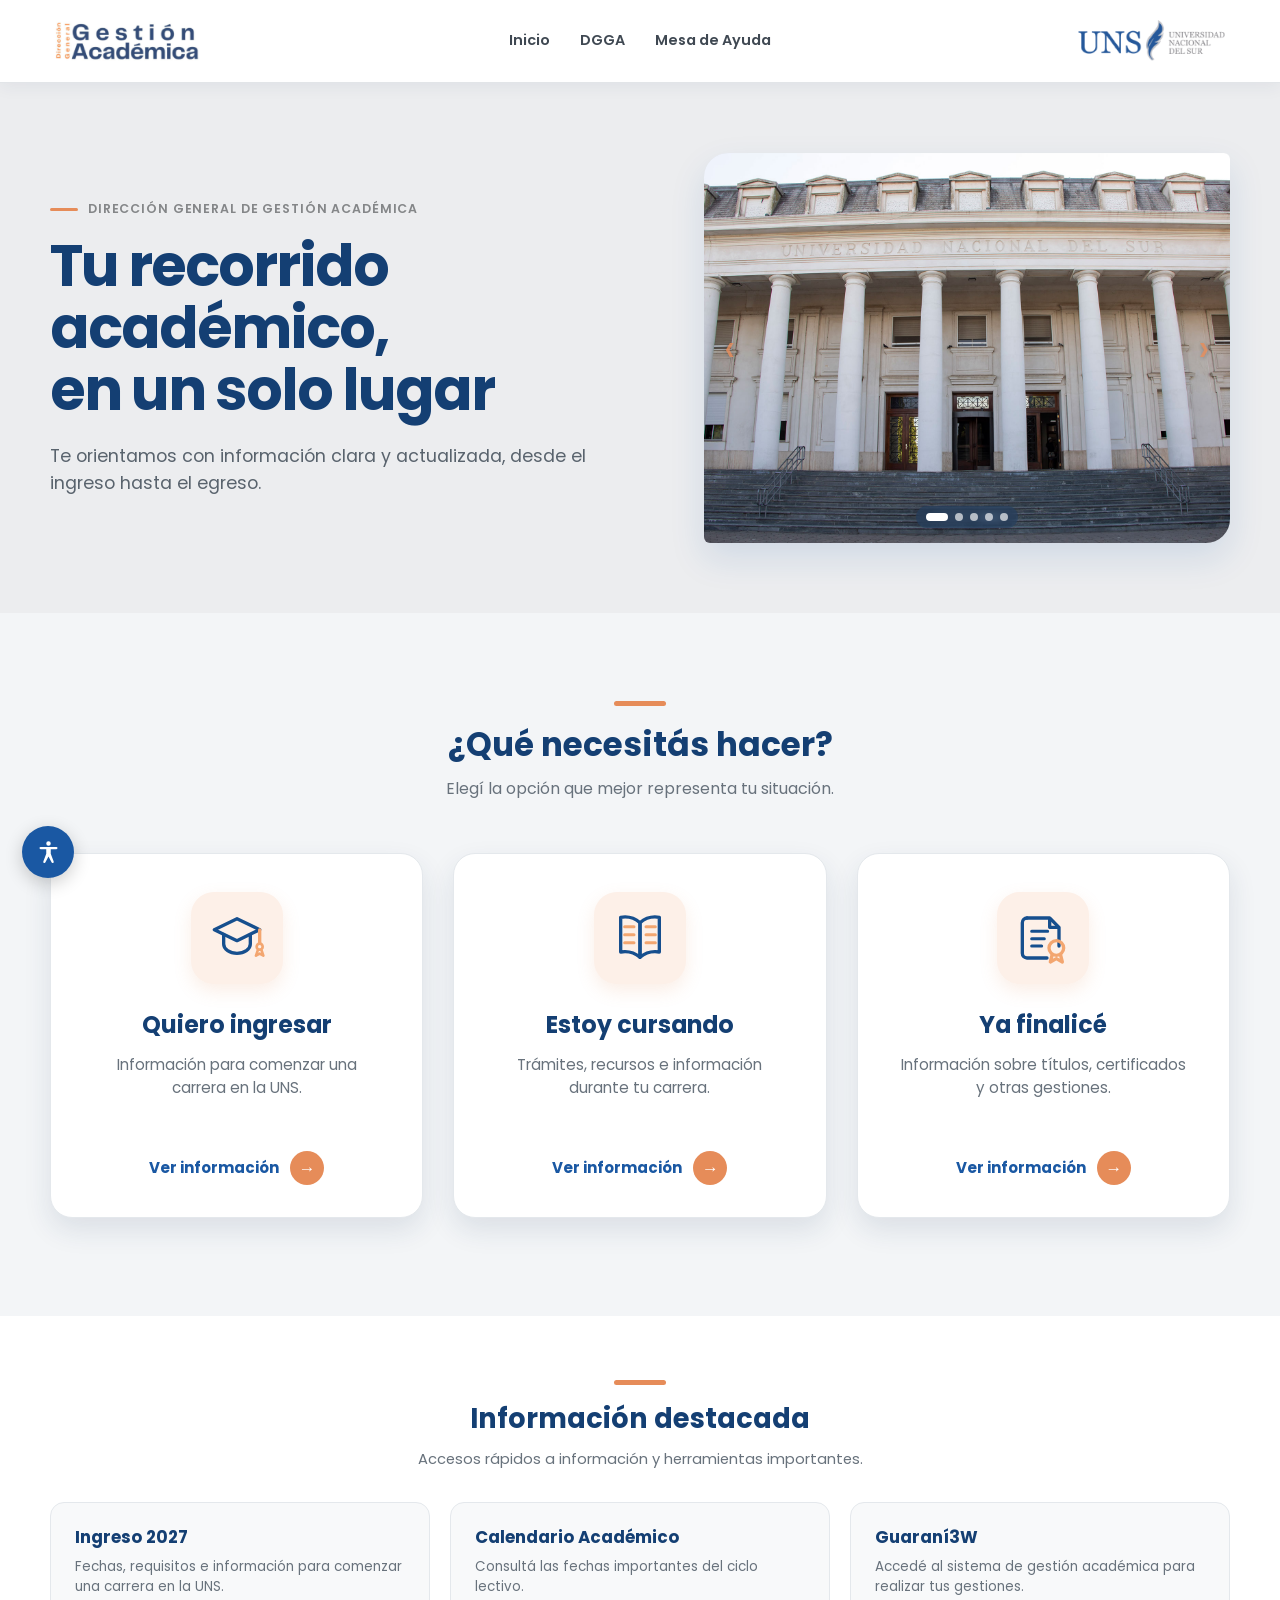
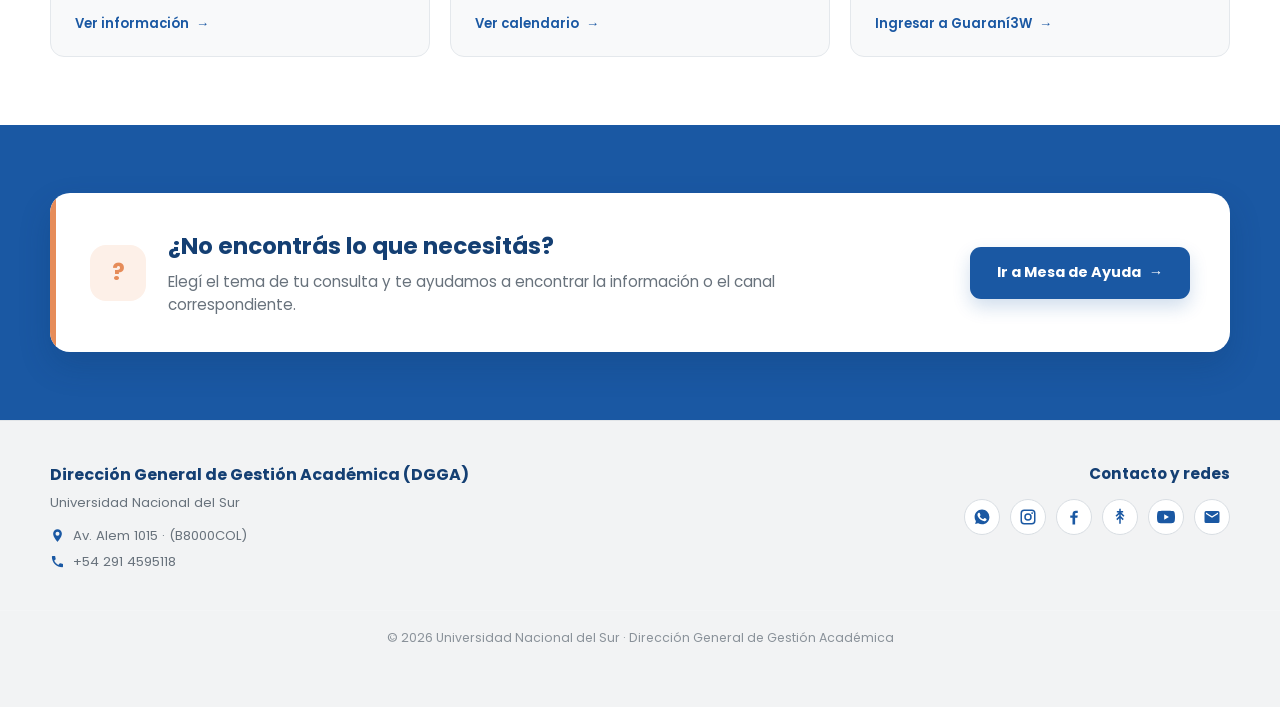
<file: index.html>
<!DOCTYPE html>
<html lang="es">

<head>
  <meta charset="UTF-8">

  <meta name="viewport" content="width=device-width, initial-scale=1.0">

  <!-- SEO -->
  <title>Dirección General de Gestión Académica | Universidad Nacional del Sur</title>

  <meta name="description"
    content="Información y orientación académica de la Universidad Nacional del Sur: ingreso, cursado, trámites, planes de estudio, títulos y egreso.">

  <meta name="robots" content="index, follow">

  <!-- OPEN GRAPH -->
  <meta property="og:type" content="website">

  <meta property="og:title" content="Gestión Académica | Universidad Nacional del Sur">

  <meta property="og:description"
    content="Información y orientación académica para acompañarte desde el ingreso hasta el egreso en la Universidad Nacional del Sur.">

  <meta property="og:locale" content="es_AR">

  <meta property="og:site_name" content="Dirección General de Gestión Académica | Universidad Nacional del Sur">

  <!--
    Agregar cuando esté definida la URL institucional definitiva:

    <link rel="canonical" href="URL-DEFINITIVA">

    <meta property="og:url" content="URL-DEFINITIVA">

    <meta property="og:image" content="URL-ABSOLUTA-DE-LA-IMAGEN">
  -->

  <!-- FUENTE -->
  <link rel="preconnect" href="https://fonts.googleapis.com">
  <link rel="preconnect" href="https://fonts.gstatic.com" crossorigin>

  <link href="https://fonts.googleapis.com/css2?family=Poppins:wght@400;500;600;700&display=swap" rel="stylesheet">

  <!-- ESTILOS -->
  <link rel="stylesheet" href="styles.css">
  <link rel="stylesheet" href="accessibility.css">
</head>


<body>

  <!-- =========================
       HEADER
  ========================== -->

  <header class="header">

    <div class="container header__inner">

      <a href="index.html" class="brand">

        <img src="img/logo-dgga.png" alt="Dirección General de Gestión Académica" class="logo logo--dgga">

      </a>


      <nav class="nav" id="main-nav" aria-label="Navegación principal">

        <a href="index.html">
          Inicio
        </a>

        <a href="dgga.html">
          DGGA
        </a>

        <a href="mesa-ayuda.html">
          Mesa de Ayuda
        </a>

      </nav>


      <div class="header__right">

        <a href="https://www.uns.edu.ar/" target="_blank" rel="noopener noreferrer"
          aria-label="Ir al sitio web de la Universidad Nacional del Sur">

          <img src="img/logo-uns.png" alt="Universidad Nacional del Sur" class="logo logo--uns">

        </a>

        <button class="menu-button" type="button" aria-label="Abrir menú" aria-controls="main-nav"
          aria-expanded="false">
          ☰
        </button>

      </div>

    </div>

  </header>



  <!-- =========================
       CONTENIDO
  ========================== -->

  <main>


    <!-- =========================
         HERO
    ========================== -->

    <section class="hero">

      <div class="container hero__inner">

        <div class="hero__content">

          <p class="hero__label">
            Dirección General de Gestión Académica
          </p>

          <h1>
            Tu recorrido académico,
            <br>
            en un solo lugar
          </h1>

          <p class="hero__description">
            Te orientamos con información clara y actualizada,
            desde el ingreso hasta el egreso.
          </p>

        </div>


        <div class="hero__slider" aria-label="Imágenes de la Universidad Nacional del Sur">

          <div class="hero__slides">

            <img src="img/hero-uns-1.jpg" alt="" class="hero__slide hero__slide--active">

            <img src="img/hero-uns-2.jpg" alt="" class="hero__slide">

            <img src="img/hero-uns-3.jpg" alt="" class="hero__slide">

            <img src="img/hero-uns-4.jpg" alt="" class="hero__slide">

            <img src="img/hero-uns-5.jpg" alt="" class="hero__slide">

          </div>


          <button class="hero__arrow hero__arrow--prev" type="button" aria-label="Imagen anterior">
            ‹
          </button>


          <button class="hero__arrow hero__arrow--next" type="button" aria-label="Imagen siguiente">
            ›
          </button>


          <div class="hero__dots" aria-label="Seleccionar imagen">

            <button class="hero__dot hero__dot--active" type="button" aria-label="Ver imagen 1" data-slide="0"></button>

            <button class="hero__dot" type="button" aria-label="Ver imagen 2" data-slide="1"></button>

            <button class="hero__dot" type="button" aria-label="Ver imagen 3" data-slide="2"></button>

            <button class="hero__dot" type="button" aria-label="Ver imagen 4" data-slide="3"></button>

            <button class="hero__dot" type="button" aria-label="Ver imagen 5" data-slide="4"></button>

          </div>

        </div>

      </div>

    </section>



    <!-- =========================
         RECORRIDOS
    ========================== -->

    <section class="paths" id="recorridos">

      <div class="container">

        <div class="section-title">

          <span class="section-title__accent"></span>

          <h2>
            ¿Qué necesitás hacer?
          </h2>

          <p>
            Elegí la opción que mejor representa tu situación.
          </p>

        </div>



        <div class="cards">


          <!-- INGRESO -->

          <a href="ingreso.html" class="card">

            <div class="card__icon">

              <img src="img/icono-ingreso.svg" alt="">

            </div>

            <h3>
              Quiero ingresar
            </h3>

            <p>
              Información para comenzar una carrera en la UNS.
            </p>

            <span class="card__link">

              Ver información

              <span class="card__arrow">
                →
              </span>

            </span>

          </a>



          <!-- CURSANDO -->

          <a href="cursando.html" class="card">

            <div class="card__icon">

              <img src="img/icono-cursando.svg" alt="">

            </div>

            <h3>
              Estoy cursando
            </h3>

            <p>
              Trámites, recursos e información durante tu carrera.
            </p>

            <span class="card__link">

              Ver información

              <span class="card__arrow">
                →
              </span>

            </span>

          </a>



          <!-- FINALICÉ -->

          <a href="egreso.html" class="card">

            <div class="card__icon">

              <img src="img/icono-egreso.svg" alt="">

            </div>

            <h3>
              Ya finalicé
            </h3>

            <p>
              Información sobre títulos, certificados y otras gestiones.
            </p>

            <span class="card__link">

              Ver información

              <span class="card__arrow">
                →
              </span>

            </span>

          </a>

        </div>

      </div>

    </section>



    <!-- =========================
         INFORMACIÓN DESTACADA
    ========================== -->

    <section class="featured" aria-labelledby="featured-title">

      <div class="container">

        <div class="section-title section-title--featured">

          <span class="section-title__accent"></span>

          <h2 id="featured-title">
            Información destacada
          </h2>

          <p>
            Accesos rápidos a información y herramientas importantes.
          </p>

        </div>


        <div class="featured-grid">


          <a href="https://www.uns.edu.ar/ingreso/inicio" class="featured-card" target="_blank"
            rel="noopener noreferrer">

            <h3>
              Ingreso 2027
            </h3>

            <p>
              Fechas, requisitos e información para comenzar una carrera en la UNS.
            </p>

            <span class="featured-card__link">
              Ver información
              <span aria-hidden="true">→</span>
            </span>

          </a>



          <a href="https://www.uns.edu.ar/academicas/calendario-academico" class="featured-card" target="_blank"
            rel="noopener noreferrer">

            <h3>
              Calendario Académico
            </h3>

            <p>
              Consultá las fechas importantes del ciclo lectivo.
            </p>

            <span class="featured-card__link">
              Ver calendario
              <span aria-hidden="true">→</span>
            </span>

          </a>



          <a href="https://g3w.uns.edu.ar/guarani3w" class="featured-card" target="_blank" rel="noopener noreferrer">

            <h3>
              Guaraní3W
            </h3>

            <p>
              Accedé al sistema de gestión académica para realizar tus gestiones.
            </p>

            <span class="featured-card__link">
              Ingresar a Guaraní3W
              <span aria-hidden="true">→</span>
            </span>

          </a>

        </div>

      </div>

    </section>



    <!-- =========================
         MESA DE AYUDA
    ========================== -->

    <section class="help-section" id="mesa-ayuda">

      <div class="container">

        <div class="help-box">

          <div class="help-box__content">

            <div class="help-box__icon">
              ?
            </div>

            <div>

              <h2>
                ¿No encontrás lo que necesitás?
              </h2>

              <p>
                Elegí el tema de tu consulta y te ayudamos
                a encontrar la información o el canal correspondiente.
              </p>

            </div>

          </div>


          <a href="mesa-ayuda.html" class="help-button">

            Ir a Mesa de Ayuda

            <span>
              →
            </span>

          </a>

        </div>

      </div>

    </section>

  </main>



  <!-- =========================
       FOOTER
  ========================== -->

  <footer class="footer">

    <div class="container footer__inner">

      <div class="footer__info">

        <h2>
          Dirección General de Gestión Académica (DGGA)
        </h2>

        <p class="footer__university">
          Universidad Nacional del Sur
        </p>

        <p class="footer__data">

          <svg viewBox="0 0 24 24" aria-hidden="true">
            <path
              d="M12 2a7 7 0 0 0-7 7c0 5.2 7 13 7 13s7-7.8 7-13a7 7 0 0 0-7-7Zm0 10.2A3.2 3.2 0 1 1 12 5.8a3.2 3.2 0 0 1 0 6.4Z" />
          </svg>

          <span>
            Av. Alem 1015 · (B8000COL)
          </span>

        </p>

        <p class="footer__data">

          <svg viewBox="0 0 24 24" aria-hidden="true">
            <path
              d="M6.6 10.8a15.3 15.3 0 0 0 6.6 6.6l2.2-2.2c.3-.3.7-.4 1-.3 1.1.4 2.2.6 3.4.6.6 0 1 .4 1 1V20c0 .6-.4 1-1 1C10.5 21 3 13.5 3 4.2c0-.6.4-1 1-1h3.5c.6 0 1 .4 1 1 0 1.2.2 2.3.6 3.4.1.4 0 .8-.3 1l-2.2 2.2Z" />
          </svg>

          <span>
            +54 291 4595118
          </span>

        </p>

      </div>



      <div class="footer__contact">

        <p class="footer__title">
          Contacto y redes
        </p>


        <div class="footer__socials">

          <!-- WHATSAPP -->

          <a href="https://api.whatsapp.com/send?phone=542915063774" class="social-link" target="_blank"
            rel="noopener noreferrer" aria-label="WhatsApp Soy Alumno UNS" title="WhatsApp">

            <svg viewBox="0 0 24 24" aria-hidden="true">
              <path
                d="M17.472 14.382c-.297-.149-1.758-.867-2.03-.967-.273-.099-.471-.148-.67.15-.198.297-.767.966-.94 1.164-.173.198-.347.223-.644.074-.297-.149-1.255-.462-2.39-1.475-.883-.788-1.48-1.761-1.653-2.059-.173-.297-.018-.458.13-.606.134-.133.298-.347.446-.52.149-.174.198-.298.298-.497.099-.198.05-.371-.025-.52-.075-.149-.669-1.612-.916-2.207-.242-.579-.487-.5-.669-.51-.173-.009-.371-.011-.57-.011-.198 0-.52.074-.792.372-.272.297-1.04 1.016-1.04 2.479s1.065 2.876 1.213 3.074c.149.198 2.095 3.2 5.076 4.487.709.306 1.262.489 1.693.625.712.226 1.36.194 1.872.118.571-.085 1.758-.719 2.006-1.413.248-.694.248-1.289.173-1.413-.074-.124-.272-.198-.57-.347M12.004 21.785h-.004a9.87 9.87 0 0 1-5.031-1.378l-.361-.214-3.741.981.998-3.648-.235-.374a9.86 9.86 0 0 1-1.51-5.26c.002-5.45 4.438-9.887 9.892-9.887 2.641.001 5.122 1.03 6.988 2.898a9.825 9.825 0 0 1 2.893 7.001c-.003 5.45-4.439 9.881-9.889 9.881" />
            </svg>

          </a>


          <!-- INSTAGRAM -->

          <a href="https://www.instagram.com/soyalumnouns" class="social-link" target="_blank" rel="noopener noreferrer"
            aria-label="Instagram Soy Alumno UNS" title="Instagram">

            <svg viewBox="0 0 24 24" aria-hidden="true">
              <path
                d="M7 2h10a5 5 0 0 1 5 5v10a5 5 0 0 1-5 5H7a5 5 0 0 1-5-5V7a5 5 0 0 1 5-5Zm0 2a3 3 0 0 0-3 3v10a3 3 0 0 0 3 3h10a3 3 0 0 0 3-3V7a3 3 0 0 0-3-3H7Zm10.5 1.5a1.25 1.25 0 1 1 0 2.5 1.25 1.25 0 0 1 0-2.5ZM12 7a5 5 0 1 1 0 10 5 5 0 0 1 0-10Zm0 2a3 3 0 1 0 0 6 3 3 0 0 0 0-6Z" />
            </svg>

          </a>


          <!-- FACEBOOK -->

          <a href="https://www.facebook.com/soyalumno.UNS/" class="social-link" target="_blank"
            rel="noopener noreferrer" aria-label="Facebook Soy Alumno UNS" title="Facebook">

            <svg viewBox="0 0 24 24" aria-hidden="true">
              <path
                d="M13.5 22v-9h3l.5-3h-3.5V8.1c0-.9.3-1.6 1.7-1.6H17V3.8c-.3 0-1.4-.1-2.6-.1-2.6 0-4.4 1.6-4.4 4.5V10H7v3h3v9h3.5Z" />
            </svg>

          </a>


          <!-- LINKTREE -->

          <a href="https://linktr.ee/gestionacademica" class="social-link" target="_blank" rel="noopener noreferrer"
            aria-label="Linktree Gestión Académica" title="Linktree">

            <svg viewBox="0 0 24 24" aria-hidden="true">
              <path
                d="M11 21v-7.2L8.5 16.3 7 14.8l4-4V8.3L7.5 11.8 6 10.3 10.3 6H7.8V4h3.2V1h2v3h3.2v2h-2.5l4.3 4.3-1.5 1.5L13 8.3v2.5l4 4-1.5 1.5-2.5-2.5V21Z" />
            </svg>

          </a>


          <!-- YOUTUBE -->

          <a href="https://www.youtube.com/@soyalumnoUNS" class="social-link" target="_blank" rel="noopener noreferrer"
            aria-label="YouTube Soy Alumno UNS" title="YouTube">

            <svg viewBox="0 0 24 24" aria-hidden="true">
              <path
                d="M23.5 6.2a3 3 0 0 0-2.1-2.1C19.5 3.6 12 3.6 12 3.6s-7.5 0-9.4.5A3 3 0 0 0 .5 6.2 31 31 0 0 0 0 12a31 31 0 0 0 .5 5.8 3 3 0 0 0 2.1 2.1c1.9.5 9.4.5 9.4.5s7.5 0 9.4-.5a3 3 0 0 0 2.1-2.1A31 31 0 0 0 24 12a31 31 0 0 0-.5-5.8ZM9.6 15.6V8.4l6.3 3.6-6.3 3.6Z" />
            </svg>

          </a>


          <!-- EMAIL -->

          <a href="mailto:comunicacion.dgga@uns.edu.ar" class="social-link"
            aria-label="Enviar correo electrónico a la DGGA" title="Correo electrónico">

            <svg viewBox="0 0 24 24" aria-hidden="true">
              <path
                d="M20 4H4a2 2 0 0 0-2 2v12a2 2 0 0 0 2 2h16a2 2 0 0 0 2-2V6a2 2 0 0 0-2-2Zm0 4-8 5-8-5V6l8 5 8-5v2Z" />
            </svg>

          </a>

        </div>

      </div>

    </div>

    <div class="footer__bottom">
      <div class="container">
        <p>
          © <span id="current-year"></span> Universidad Nacional del Sur · Dirección General de Gestión Académica
        </p>
      </div>
    </div>


  </footer>



  <!-- =========================
       JAVASCRIPT
  ========================== -->

  <script>

    /* MENÚ MOBILE */

    const menuButton =
      document.querySelector(".menu-button");

    const navigation =
      document.querySelector(".nav");

    const navigationLinks =
      document.querySelectorAll(".nav a");


    function closeMenu() {

      navigation.classList.remove("nav--open");

      menuButton.setAttribute(
        "aria-expanded",
        "false"
      );

      menuButton.setAttribute(
        "aria-label",
        "Abrir menú"
      );

      menuButton.textContent = "☰";

    }


    menuButton.addEventListener(
      "click",
      function () {

        const isOpen =
          navigation.classList.toggle("nav--open");

        menuButton.setAttribute(
          "aria-expanded",
          isOpen
        );

        menuButton.setAttribute(
          "aria-label",
          isOpen
            ? "Cerrar menú"
            : "Abrir menú"
        );

        menuButton.textContent =
          isOpen
            ? "×"
            : "☰";

      }
    );


    navigationLinks.forEach(
      function (link) {

        link.addEventListener(
          "click",
          closeMenu
        );

      }
    );


    document.addEventListener(
      "keydown",
      function (event) {

        if (event.key === "Escape") {
          closeMenu();
        }

      }
    );


    window.addEventListener(
      "resize",
      function () {

        if (window.innerWidth > 640) {
          closeMenu();
        }

      }
    );



    /* SLIDER HERO */

    const heroSlides =
      document.querySelectorAll(".hero__slide");

    const heroDots =
      document.querySelectorAll(".hero__dot");

    const previousButton =
      document.querySelector(".hero__arrow--prev");

    const nextButton =
      document.querySelector(".hero__arrow--next");


    let currentSlide = 0;
    let sliderInterval = null;


    function showSlide(index) {

      heroSlides.forEach(
        function (slide) {

          slide.classList.remove(
            "hero__slide--active"
          );

        }
      );


      heroDots.forEach(
        function (dot) {

          dot.classList.remove(
            "hero__dot--active"
          );

        }
      );


      currentSlide = index;


      heroSlides[currentSlide]
        .classList.add(
          "hero__slide--active"
        );


      heroDots[currentSlide]
        .classList.add(
          "hero__dot--active"
        );

    }



    function nextSlide() {

      const newIndex =
        (currentSlide + 1)
        % heroSlides.length;

      showSlide(newIndex);

    }



    function previousSlide() {

      const newIndex =
        (
          currentSlide
          - 1
          + heroSlides.length
        )
        % heroSlides.length;

      showSlide(newIndex);

    }



    function stopSlider() {

      if (sliderInterval) {

        clearInterval(sliderInterval);

        sliderInterval = null;

      }

    }



    function startSlider() {

      stopSlider();

      sliderInterval =
        setInterval(
          nextSlide,
          4500
        );

    }



    nextButton.addEventListener(
      "click",
      function () {

        nextSlide();

        startSlider();

      }
    );



    previousButton.addEventListener(
      "click",
      function () {

        previousSlide();

        startSlider();

      }
    );



    heroDots.forEach(
      function (dot) {

        dot.addEventListener(
          "click",
          function () {

            const slideIndex =
              Number(
                dot.dataset.slide
              );

            showSlide(slideIndex);

            startSlider();

          }
        );

      }
    );



    document.addEventListener(
      "visibilitychange",
      function () {

        if (document.hidden) {

          stopSlider();

        } else {

          startSlider();

        }

      }
    );



    if (heroSlides.length > 1) {
      startSlider();
    }

    /* AÑO AUTOMÁTICO DEL FOOTER */

    const currentYear =
      document.getElementById("current-year");

    if (currentYear) {
      currentYear.textContent =
        new Date().getFullYear();
    }

  </script>

  <script src="accessibility.js"></script>

</body>

</html>
</file>
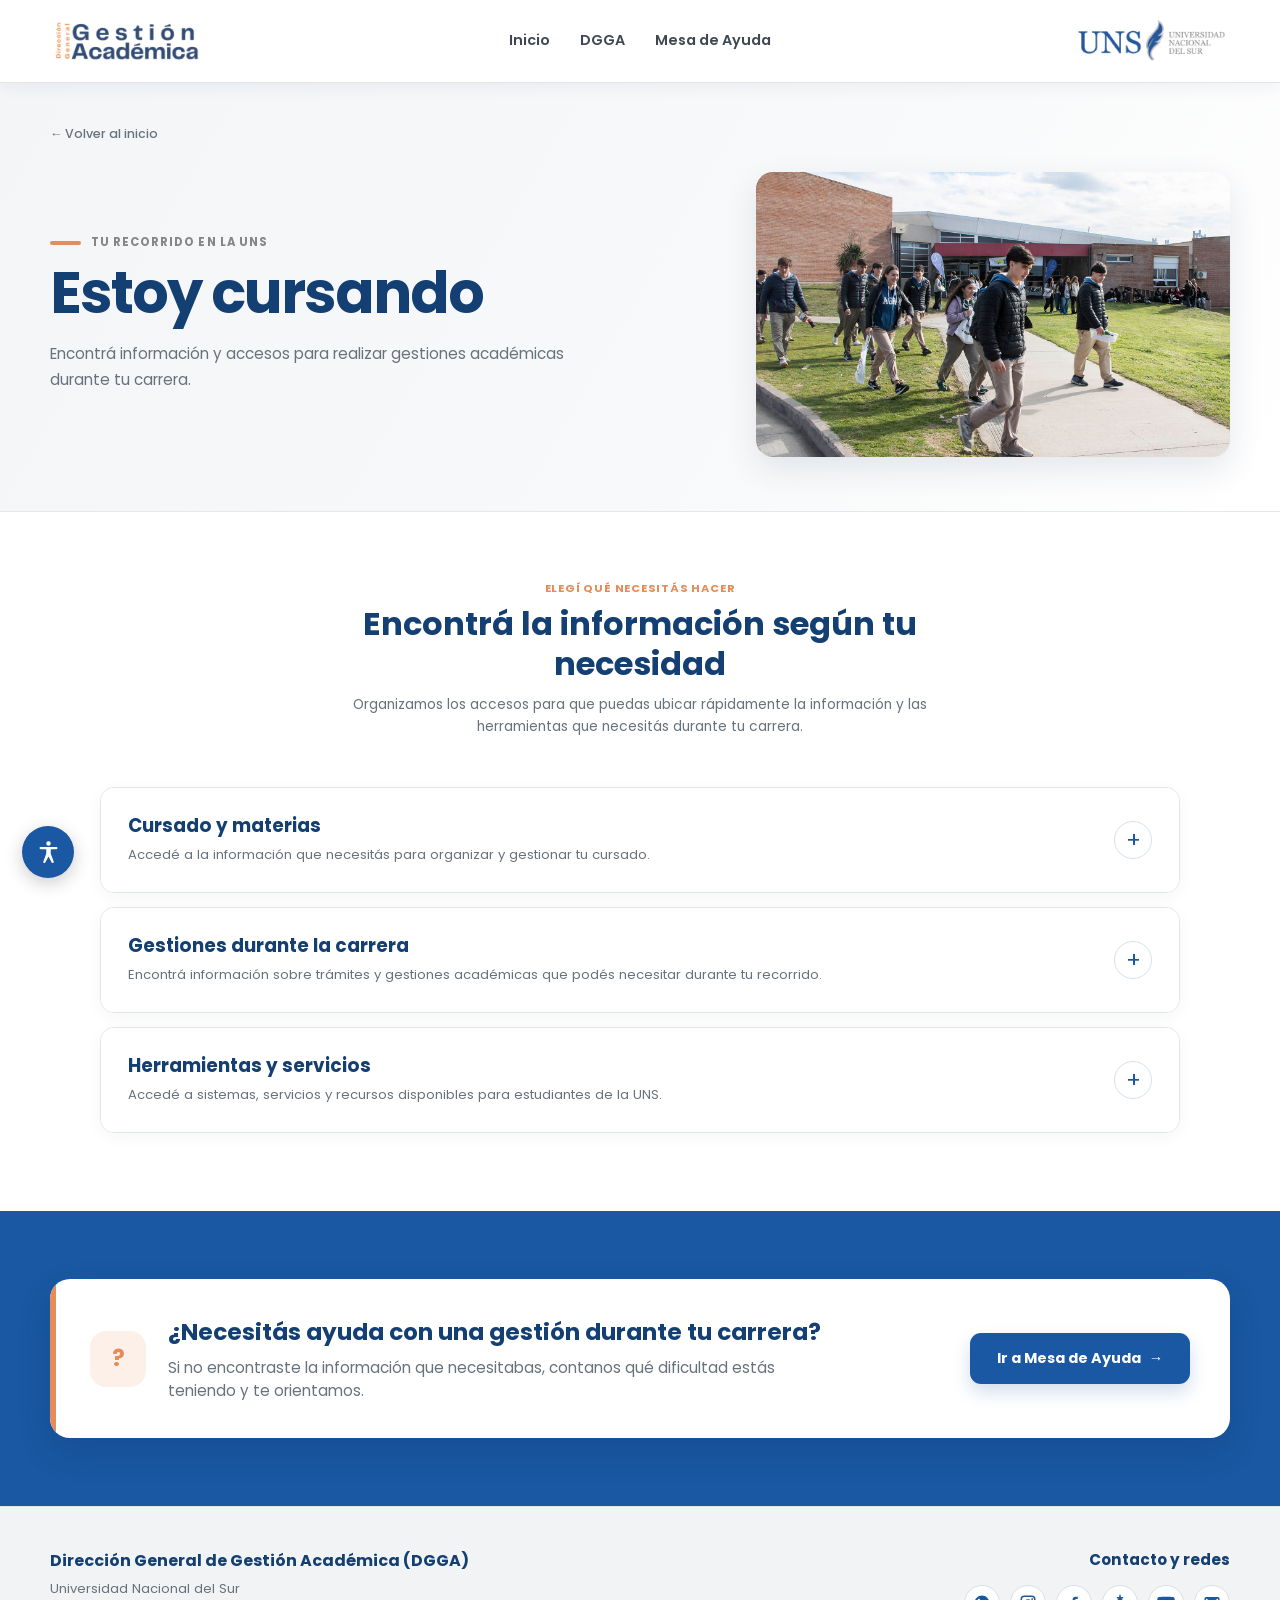
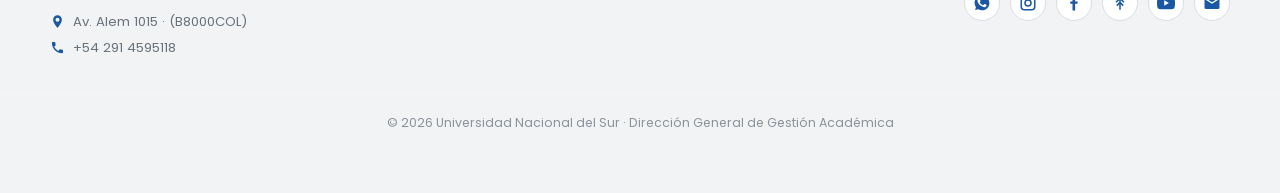
<file: cursando.html>
<!DOCTYPE html>
<html lang="es">

<head>
  <meta charset="UTF-8">

  <meta name="viewport" content="width=device-width, initial-scale=1.0">

  <!-- SEO -->
  <title>Estudiantes y cursado | Universidad Nacional del Sur</title>

  <meta name="description"
    content="Información para estudiantes de la Universidad Nacional del Sur: cursado, materias, trámites académicos, planes de estudio, calendario y servicios.">

  <meta name="robots" content="index, follow">

  <!-- OPEN GRAPH -->
  <meta property="og:type" content="website">

  <meta property="og:title" content="Estudiantes y cursado | Universidad Nacional del Sur">

  <meta property="og:description"
    content="Encontrá información y accesos para gestionar tu cursado, materias, trámites académicos, planes de estudio y servicios para estudiantes de la UNS.">

  <meta property="og:locale" content="es_AR">

  <meta property="og:site_name" content="Dirección General de Gestión Académica | Universidad Nacional del Sur">

  <!--
    Agregar cuando esté definida la URL institucional definitiva:

    <link rel="canonical" href="URL-DEFINITIVA">

    <meta property="og:url" content="URL-DEFINITIVA">

    <meta property="og:image" content="URL-ABSOLUTA-DE-LA-IMAGEN">
  -->

  <!-- FUENTE -->
  <link rel="preconnect" href="https://fonts.googleapis.com">
  <link rel="preconnect" href="https://fonts.gstatic.com" crossorigin>

  <link href="https://fonts.googleapis.com/css2?family=Poppins:wght@400;500;600;700&display=swap" rel="stylesheet">

  <!-- ESTILOS -->
  <link rel="stylesheet" href="styles.css">
  <link rel="stylesheet" href="cursando.css">
  <link rel="stylesheet" href="accessibility.css">
</head>

<body>

  <!-- =========================
       HEADER
  ========================== -->

  <header class="header">

    <div class="container header__inner">

      <a href="index.html" class="brand">
        <img src="img/logo-dgga.png" alt="Dirección General de Gestión Académica" class="logo logo--dgga">
      </a>

      <nav class="nav" id="main-nav" aria-label="Navegación principal">

        <a href="index.html">
          Inicio
        </a>

        <a href="dgga.html">
          DGGA
        </a>

        <a href="mesa-ayuda.html">
          Mesa de Ayuda
        </a>

      </nav>

      <div class="header__right">

        <a href="https://www.uns.edu.ar/" target="_blank" rel="noopener noreferrer"
          aria-label="Ir al sitio web de la Universidad Nacional del Sur">

          <img src="img/logo-uns.png" alt="Universidad Nacional del Sur" class="logo logo--uns">

        </a>

        <button class="menu-button" type="button" aria-label="Abrir menú" aria-controls="main-nav"
          aria-expanded="false">
          ☰
        </button>

      </div>

    </div>

  </header>


  <main>

    <!-- =========================
         HERO
    ========================== -->

    <section class="journey-hero">

      <div class="container">

        <a href="index.html" class="journey-back">
          ← Volver al inicio
        </a>

        <div class="journey-hero__layout">

          <div class="journey-hero__content">

            <p class="journey-hero__label">
              Tu recorrido en la UNS
            </p>

            <h1>
              Estoy cursando
            </h1>

            <p class="journey-hero__description">
              Encontrá información y accesos para realizar gestiones académicas durante tu carrera.
            </p>

          </div>


          <div class="journey-hero__image">

            <img src="img/hero-uns-2.jpg" alt="Universidad Nacional del Sur">

          </div>

        </div>

      </div>

    </section>


    <!-- =========================
         OPCIONES PARA ESTUDIANTES
    ========================== -->

    <section class="student-section">

      <div class="container">

        <div class="student-heading">

          <p class="student-heading__eyebrow">
            Elegí qué necesitás hacer
          </p>

          <h2>
            Encontrá la información según tu necesidad
          </h2>

          <p>
            Organizamos los accesos para que puedas ubicar rápidamente la información y las herramientas que necesitás
            durante tu carrera.
          </p>

        </div>


        <!-- =========================
             ACORDEÓN
        ========================== -->

        <div class="student-accordion">


          <!-- =========================
               CURSADO Y MATERIAS
          ========================== -->

          <section class="student-group">

            <button class="student-group__toggle" type="button" aria-expanded="false"
              aria-controls="cursando-materias">

              <span class="student-group__toggle-content">

                <strong>
                  Cursado y materias
                </strong>

                <span>
                  Accedé a la información que necesitás para organizar y gestionar tu cursado.
                </span>

              </span>

              <span class="student-group__toggle-icon" aria-hidden="true">
                +
              </span>

            </button>


            <div class="student-group__content" id="cursando-materias" hidden>

              <div class="student-grid">


                <a class="student-card" href="https://www.uns.edu.ar/contenidos/443/documentos" target="_blank"
                  rel="noopener noreferrer">

                  <span class="student-card__number">
                    01
                  </span>

                  <div class="student-card__content">

                    <h3>
                      Inscripción y gestiones de materias
                    </h3>

                    <p>
                      Consultá información sobre inscripción a cursadas, exámenes y otras gestiones vinculadas con tus
                      materias.
                    </p>

                  </div>

                  <span class="student-card__action">
                    Ver información →
                  </span>

                </a>


                <a class="student-card" href="https://www.uns.edu.ar/alumnos/aulas/aulas_materias" target="_blank"
                  rel="noopener noreferrer">

                  <span class="student-card__number">
                    02
                  </span>

                  <div class="student-card__content">

                    <h3>
                      Aulas, horarios y materias
                    </h3>

                    <p>
                      Consultá aulas, horarios y la información disponible sobre las materias.
                    </p>

                  </div>

                  <span class="student-card__action">
                    Ver información →
                  </span>

                </a>


                <a class="student-card" href="https://www.uns.edu.ar/academicas/calendario-academico" target="_blank"
                  rel="noopener noreferrer">

                  <span class="student-card__number">
                    03
                  </span>

                  <div class="student-card__content">

                    <h3>
                      Calendario Académico
                    </h3>

                    <p>
                      Consultá las fechas importantes del ciclo lectivo y organizá tus actividades académicas.
                    </p>

                  </div>

                  <span class="student-card__action">
                    Ver información →
                  </span>

                </a>


                <a class="student-card" href="planes-estudio.html">

                  <span class="student-card__number">
                    04
                  </span>

                  <div class="student-card__content">

                    <h3>
                      Planes de estudio
                    </h3>

                    <p>
                      Consultá el plan de estudios vigente de tu carrera, las materias que lo integran y la normativa
                      correspondiente.
                    </p>

                  </div>

                  <span class="student-card__action">
                    Ver información →
                  </span>

                </a>


              </div>

            </div>

          </section>


          <!-- =========================
               GESTIONES DURANTE LA CARRERA
          ========================== -->

          <section class="student-group">

            <button class="student-group__toggle" type="button" aria-expanded="false"
              aria-controls="cursando-gestiones">

              <span class="student-group__toggle-content">

                <strong>
                  Gestiones durante la carrera
                </strong>

                <span>
                  Encontrá información sobre trámites y gestiones académicas que podés necesitar durante tu recorrido.
                </span>

              </span>

              <span class="student-group__toggle-icon" aria-hidden="true">
                +
              </span>

            </button>


            <div class="student-group__content" id="cursando-gestiones" hidden>

              <div class="student-grid">


                <a class="student-card" href="https://www.uns.edu.ar/contenidos/443/documentos" target="_blank"
                  rel="noopener noreferrer">

                  <span class="student-card__number">
                    01
                  </span>

                  <div class="student-card__content">

                    <h3>
                      Reinscripción anual
                    </h3>

                    <p>
                      Encontrá la información sobre la Reinscripción Anual Obligatoria.
                    </p>

                  </div>

                  <span class="student-card__action">
                    Ver información →
                  </span>

                </a>


                <a class="student-card" href="https://www.uns.edu.ar/contenidos/443/documentos" target="_blank"
                  rel="noopener noreferrer">

                  <span class="student-card__number">
                    02
                  </span>

                  <div class="student-card__content">

                    <h3>
                      Trámites durante la carrera
                    </h3>

                    <p>
                      Reincorporación, pase de carrera, cursado paralelo, cambio de plan y otras gestiones.
                    </p>

                  </div>

                  <span class="student-card__action">
                    Ver información →
                  </span>

                </a>


                <a class="student-card" href="https://uns.edu.ar/contenidos/39/1376#certificaciones" target="_blank"
                  rel="noopener noreferrer">

                  <span class="student-card__number">
                    03
                  </span>

                  <div class="student-card__content">

                    <h3>
                      Certificaciones
                    </h3>

                    <p>
                      Encontrá información sobre certificaciones y las gestiones disponibles para solicitarlas.
                    </p>

                  </div>

                  <span class="student-card__action">
                    Ver información →
                  </span>

                </a>


              </div>

            </div>

          </section>


          <!-- =========================
               HERRAMIENTAS Y SERVICIOS
          ========================== -->

          <section class="student-group">

            <button class="student-group__toggle" type="button" aria-expanded="false"
              aria-controls="cursando-herramientas">

              <span class="student-group__toggle-content">

                <strong>
                  Herramientas y servicios
                </strong>

                <span>
                  Accedé a sistemas, servicios y recursos disponibles para estudiantes de la UNS.
                </span>

              </span>

              <span class="student-group__toggle-icon" aria-hidden="true">
                +
              </span>

            </button>


            <div class="student-group__content" id="cursando-herramientas" hidden>

              <div class="student-grid">


                <a class="student-card" href="https://g3w.uns.edu.ar/guarani3w" target="_blank"
                  rel="noopener noreferrer">

                  <span class="student-card__number">
                    01
                  </span>

                  <div class="student-card__content">

                    <h3>
                      Guaraní3W
                    </h3>

                    <p>
                      Accedé al sistema de gestión académica para realizar tus gestiones como estudiante.
                    </p>

                  </div>

                  <span class="student-card__action">
                    Ver información →
                  </span>

                </a>


                <a class="student-card" href="https://www.uns.edu.ar/contenidos/39/1337#uns---enlaces-de-interes"
                  target="_blank" rel="noopener noreferrer">

                  <span class="student-card__number">
                    02
                  </span>

                  <div class="student-card__content">

                    <h3>
                      Servicios para estudiantes
                    </h3>

                    <p>
                      Encontrá información, servicios y recursos disponibles para acompañarte durante tu carrera.
                    </p>

                  </div>

                  <span class="student-card__action">
                    Ver información →
                  </span>

                </a>


                <a class="student-card" href="https://internacionalizacion.uns.edu.ar/idiomas-uns" target="_blank"
                  rel="noopener noreferrer">

                  <span class="student-card__number">
                    03
                  </span>

                  <div class="student-card__content">

                    <h3>
                      Idiomas UNS
                    </h3>

                    <p>
                      Conocé la oferta de idiomas y las propuestas de formación lingüística disponibles en la UNS.
                    </p>

                  </div>

                  <span class="student-card__action">
                    Ver información →
                  </span>

                </a>


                <a class="student-card" href="http://empleo.uns.edu.ar" target="_blank" rel="noopener noreferrer">

                  <span class="student-card__number">
                    04
                  </span>

                  <div class="student-card__content">

                    <h3>
                      Empleo UNS
                    </h3>

                    <p>
                      Accedé a oportunidades laborales y recursos para acompañar tu inserción en el mundo del trabajo.
                    </p>

                  </div>

                  <span class="student-card__action">
                    Ver información →
                  </span>

                </a>


              </div>

            </div>

          </section>


        </div>

      </div>

    </section>


    <!-- =========================
         MESA DE AYUDA
    ========================== -->

    <section class="help-section" id="mesa-ayuda">

      <div class="container">

        <div class="help-box">

          <div class="help-box__content">

            <div class="help-box__icon">
              ?
            </div>

            <div>

              <h2>
                ¿Necesitás ayuda con una gestión durante tu carrera?
              </h2>

              <p>
                Si no encontraste la información que necesitabas, contanos qué dificultad estás teniendo y te
                orientamos.
              </p>

            </div>

          </div>


          <a href="mesa-ayuda.html?etapa=cursando" class="help-button">

            Ir a Mesa de Ayuda

            <span>
              →
            </span>

          </a>

        </div>

      </div>

    </section>

  </main>


  <!-- =========================
       FOOTER
  ========================== -->

  <footer class="footer">

    <div class="container footer__inner">

      <div class="footer__info">

        <h2>
          Dirección General de Gestión Académica (DGGA)
        </h2>

        <p class="footer__university">
          Universidad Nacional del Sur
        </p>

        <p class="footer__data">

          <svg viewBox="0 0 24 24" aria-hidden="true">
            <path
              d="M12 2a7 7 0 0 0-7 7c0 5.2 7 13 7 13s7-7.8 7-13a7 7 0 0 0-7-7Zm0 10.2A3.2 3.2 0 1 1 12 5.8a3.2 3.2 0 0 1 0 6.4Z" />
          </svg>

          <span>
            Av. Alem 1015 · (B8000COL)
          </span>

        </p>

        <p class="footer__data">

          <svg viewBox="0 0 24 24" aria-hidden="true">
            <path
              d="M6.6 10.8a15.3 15.3 0 0 0 6.6 6.6l2.2-2.2c.3-.3.7-.4 1-.3 1.1.4 2.2.6 3.4.6.6 0 1 .4 1 1V20c0 .6-.4 1-1 1C10.5 21 3 13.5 3 4.2c0-.6.4-1 1-1h3.5c.6 0 1 .4 1 1 0 1.2.2 2.3.6 3.4.1.4 0 .8-.3 1l-2.2 2.2Z" />
          </svg>

          <span>
            +54 291 4595118
          </span>

        </p>

      </div>


      <div class="footer__contact">

        <p class="footer__title">
          Contacto y redes
        </p>

        <div class="footer__socials">


          <!-- WHATSAPP -->

          <a href="https://api.whatsapp.com/send?phone=542915063774" class="social-link" target="_blank"
            rel="noopener noreferrer" aria-label="WhatsApp Soy Alumno UNS" title="WhatsApp">

            <svg viewBox="0 0 24 24" aria-hidden="true">
              <path
                d="M17.472 14.382c-.297-.149-1.758-.867-2.03-.967-.273-.099-.471-.148-.67.15-.198.297-.767.966-.94 1.164-.173.198-.347.223-.644.074-.297-.149-1.255-.462-2.39-1.475-.883-.788-1.48-1.761-1.653-2.059-.173-.297-.018-.458.13-.606.134-.133.298-.347.446-.52.149-.174.198-.298.298-.497.099-.198.05-.371-.025-.52-.075-.149-.669-1.612-.916-2.207-.242-.579-.487-.5-.669-.51-.173-.009-.371-.011-.57-.011-.198 0-.52.074-.792.372-.272.297-1.04 1.016-1.04 2.479s1.065 2.876 1.213 3.074c.149.198 2.095 3.2 5.076 4.487.709.306 1.262.489 1.693.625.712.226 1.36.194 1.872.118.571-.085 1.758-.719 2.006-1.413.248-.694.248-1.289.173-1.413-.074-.124-.272-.198-.57-.347M12.004 21.785h-.004a9.87 9.87 0 0 1-5.031-1.378l-.361-.214-3.741.981.998-3.648-.235-.374a9.86 9.86 0 0 1-1.51-5.26c.002-5.45 4.438-9.887 9.892-9.887 2.641.001 5.122 1.03 6.988 2.898a9.825 9.825 0 0 1 2.893 7.001c-.003 5.45-4.439 9.881-9.889 9.881" />
            </svg>

          </a>


          <!-- INSTAGRAM -->

          <a href="https://www.instagram.com/soyalumnouns" class="social-link" target="_blank" rel="noopener noreferrer"
            aria-label="Instagram Soy Alumno UNS" title="Instagram">

            <svg viewBox="0 0 24 24" aria-hidden="true">
              <path
                d="M7 2h10a5 5 0 0 1 5 5v10a5 5 0 0 1-5 5H7a5 5 0 0 1-5-5V7a5 5 0 0 1 5-5Zm0 2a3 3 0 0 0-3 3v10a3 3 0 0 0 3 3h10a3 3 0 0 0 3-3V7a3 3 0 0 0-3-3H7Zm10.5 1.5a1.25 1.25 0 1 1 0 2.5 1.25 1.25 0 0 1 0-2.5ZM12 7a5 5 0 1 1 0 10 5 5 0 0 1 0-10Zm0 2a3 3 0 1 0 0 6 3 3 0 0 0 0-6Z" />
            </svg>

          </a>


          <!-- FACEBOOK -->

          <a href="https://www.facebook.com/soyalumno.UNS/" class="social-link" target="_blank"
            rel="noopener noreferrer" aria-label="Facebook Soy Alumno UNS" title="Facebook">

            <svg viewBox="0 0 24 24" aria-hidden="true">
              <path
                d="M13.5 22v-9h3l.5-3h-3.5V8.1c0-.9.3-1.6 1.7-1.6H17V3.8c-.3 0-1.4-.1-2.6-.1-2.6 0-4.4 1.6-4.4 4.5V10H7v3h3v9h3.5Z" />
            </svg>

          </a>


          <!-- LINKTREE -->

          <a href="https://linktr.ee/gestionacademica" class="social-link" target="_blank" rel="noopener noreferrer"
            aria-label="Linktree Gestión Académica" title="Linktree">

            <svg viewBox="0 0 24 24" aria-hidden="true">
              <path
                d="M11 21v-7.2L8.5 16.3 7 14.8l4-4V8.3L7.5 11.8 6 10.3 10.3 6H7.8V4h3.2V1h2v3h3.2v2h-2.5l4.3 4.3-1.5 1.5L13 8.3v2.5l4 4-1.5 1.5-2.5-2.5V21Z" />
            </svg>

          </a>


          <!-- YOUTUBE -->

          <a href="https://www.youtube.com/@soyalumnoUNS" class="social-link" target="_blank" rel="noopener noreferrer"
            aria-label="YouTube Soy Alumno UNS" title="YouTube">

            <svg viewBox="0 0 24 24" aria-hidden="true">
              <path
                d="M23.5 6.2a3 3 0 0 0-2.1-2.1C19.5 3.6 12 3.6 12 3.6s-7.5 0-9.4.5A3 3 0 0 0 .5 6.2 31 31 0 0 0 0 12a31 31 0 0 0 .5 5.8 3 3 0 0 0 2.1 2.1c1.9.5 9.4.5 9.4.5s7.5 0 9.4-.5a3 3 0 0 0 2.1-2.1A31 31 0 0 0 24 12a31 31 0 0 0-.5-5.8ZM9.6 15.6V8.4l6.3 3.6-6.3 3.6Z" />
            </svg>

          </a>


          <!-- EMAIL -->

          <a href="mailto:comunicacion.dgga@uns.edu.ar" class="social-link"
            aria-label="Enviar correo electrónico a la DGGA" title="Correo electrónico">

            <svg viewBox="0 0 24 24" aria-hidden="true">
              <path
                d="M20 4H4a2 2 0 0 0-2 2v12a2 2 0 0 0 2 2h16a2 2 0 0 0 2-2V6a2 2 0 0 0-2-2Zm0 4-8 5-8-5V6l8 5 8-5v2Z" />
            </svg>

          </a>

        </div>

      </div>

    </div>

    <div class="footer__bottom">
      <div class="container">
        <p>
          © <span id="current-year"></span> Universidad Nacional del Sur · Dirección General de Gestión Académica
        </p>
      </div>
    </div>

  </footer>


  <!-- =========================
       MENÚ RESPONSIVE
  ========================== -->

  <script>

    const menuButton = document.querySelector(".menu-button");
    const navigation = document.querySelector(".nav");
    const navigationLinks = document.querySelectorAll(".nav a");

    function closeMenu() {

      navigation.classList.remove("nav--open");

      menuButton.setAttribute(
        "aria-expanded",
        "false"
      );

      menuButton.setAttribute(
        "aria-label",
        "Abrir menú"
      );

      menuButton.textContent = "☰";

    }


    menuButton.addEventListener(
      "click",
      function () {

        const isOpen =
          navigation.classList.toggle("nav--open");

        menuButton.setAttribute(
          "aria-expanded",
          isOpen
        );

        menuButton.setAttribute(
          "aria-label",
          isOpen
            ? "Cerrar menú"
            : "Abrir menú"
        );

        menuButton.textContent =
          isOpen
            ? "×"
            : "☰";

      }
    );


    navigationLinks.forEach(
      function (link) {

        link.addEventListener(
          "click",
          closeMenu
        );

      }
    );


    document.addEventListener(
      "keydown",
      function (event) {

        if (event.key === "Escape") {
          closeMenu();
        }

      }
    );


    window.addEventListener(
      "resize",
      function () {

        if (window.innerWidth > 640) {
          closeMenu();
        }

      }
    );

  </script>


  <!-- =========================
       SECCIONES DESPLEGABLES
  ========================== -->

  <script>

    const studentGroups = document.querySelectorAll(".student-group");

    studentGroups.forEach(function (group) {

      const button = group.querySelector(".student-group__toggle");
      const content = group.querySelector(".student-group__content");
      const icon = group.querySelector(".student-group__toggle-icon");

      button.addEventListener("click", function () {

        const isOpen = button.getAttribute("aria-expanded") === "true";

        studentGroups.forEach(function (otherGroup) {

          const otherButton = otherGroup.querySelector(".student-group__toggle");
          const otherContent = otherGroup.querySelector(".student-group__content");
          const otherIcon = otherGroup.querySelector(".student-group__toggle-icon");

          otherButton.setAttribute("aria-expanded", "false");
          otherContent.hidden = true;
          otherIcon.textContent = "+";
          otherGroup.classList.remove("student-group--open");

        });

        if (!isOpen) {

          button.setAttribute("aria-expanded", "true");
          content.hidden = false;
          icon.textContent = "−";
          group.classList.add("student-group--open");

        }

      });

    });

  </script>

  <script>
    /* AÑO AUTOMÁTICO DEL FOOTER */

    const currentYear =
      document.getElementById("current-year");

    if (currentYear) {
      currentYear.textContent =
        new Date().getFullYear();
    }
  </script>

  <!-- MÓDULO DE ACCESIBILIDAD -->

  <script src="accessibility.js"></script>

</body>

</html>
</file>
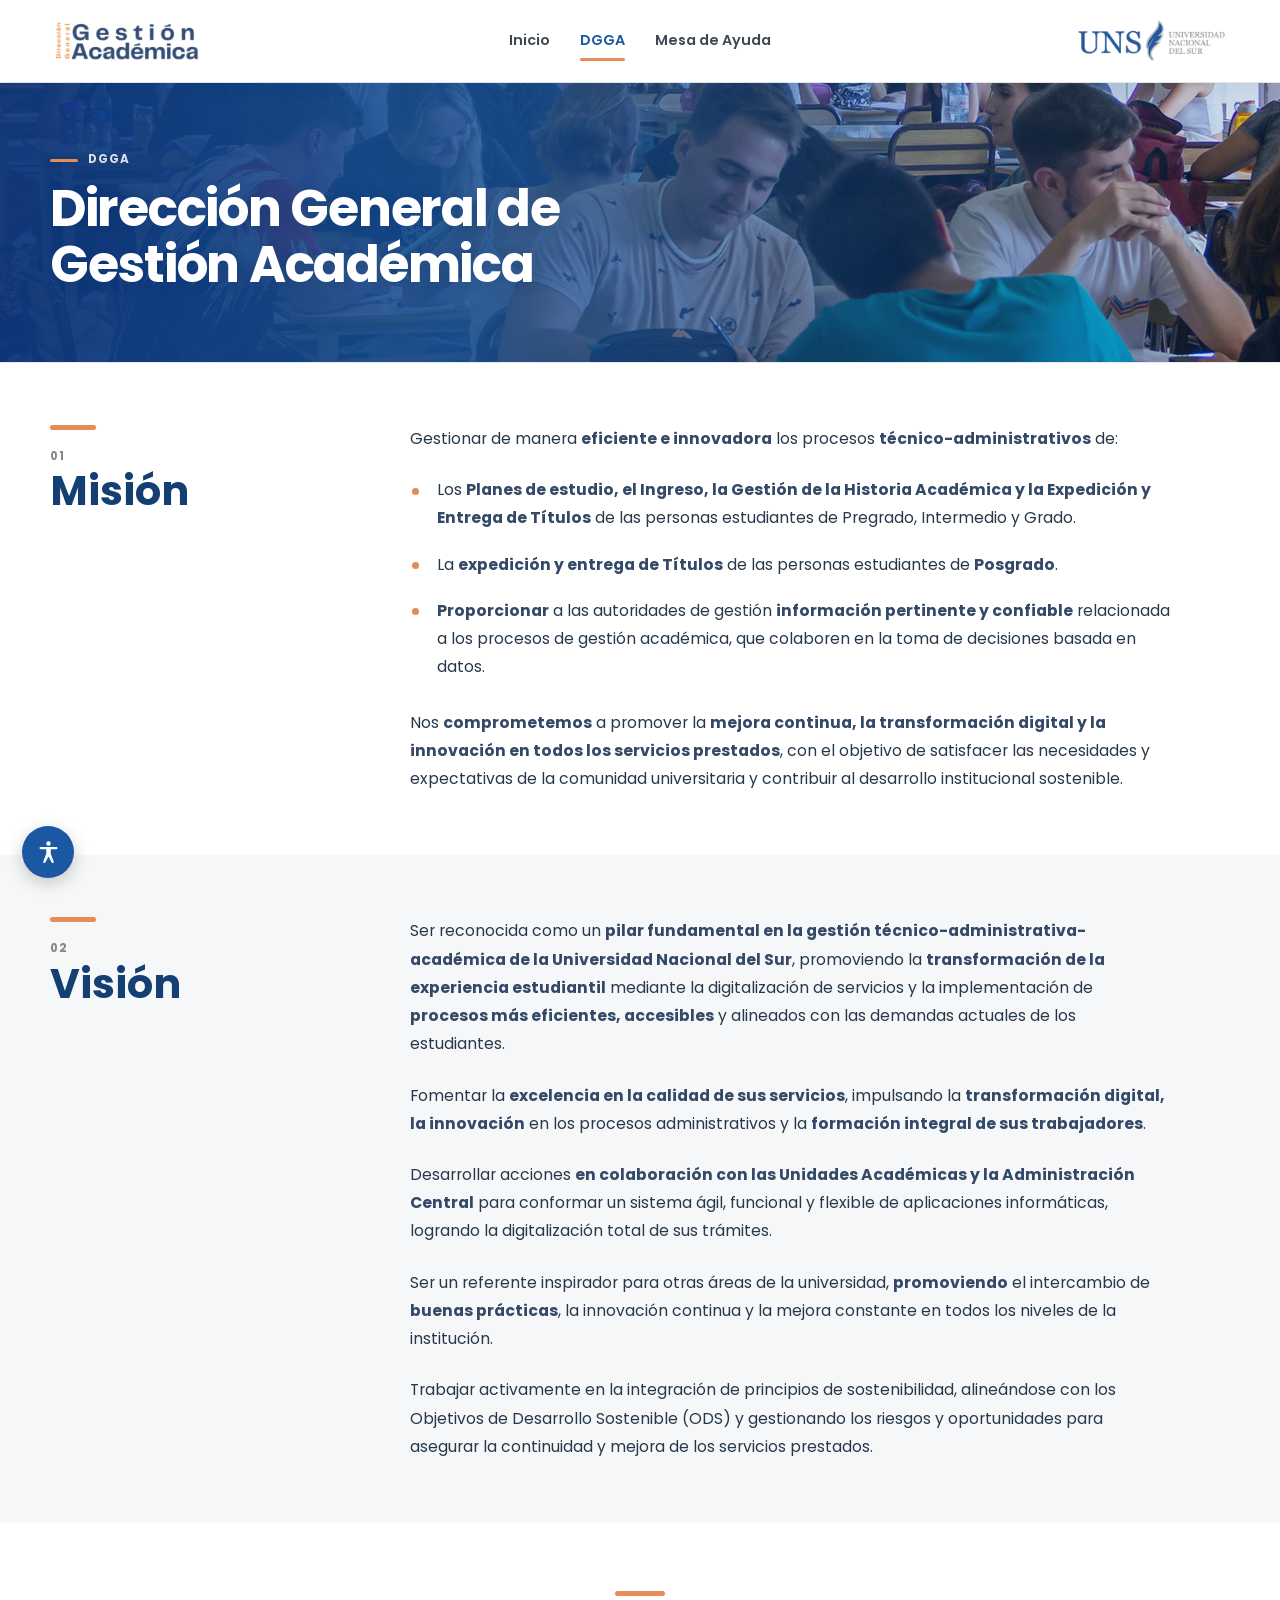
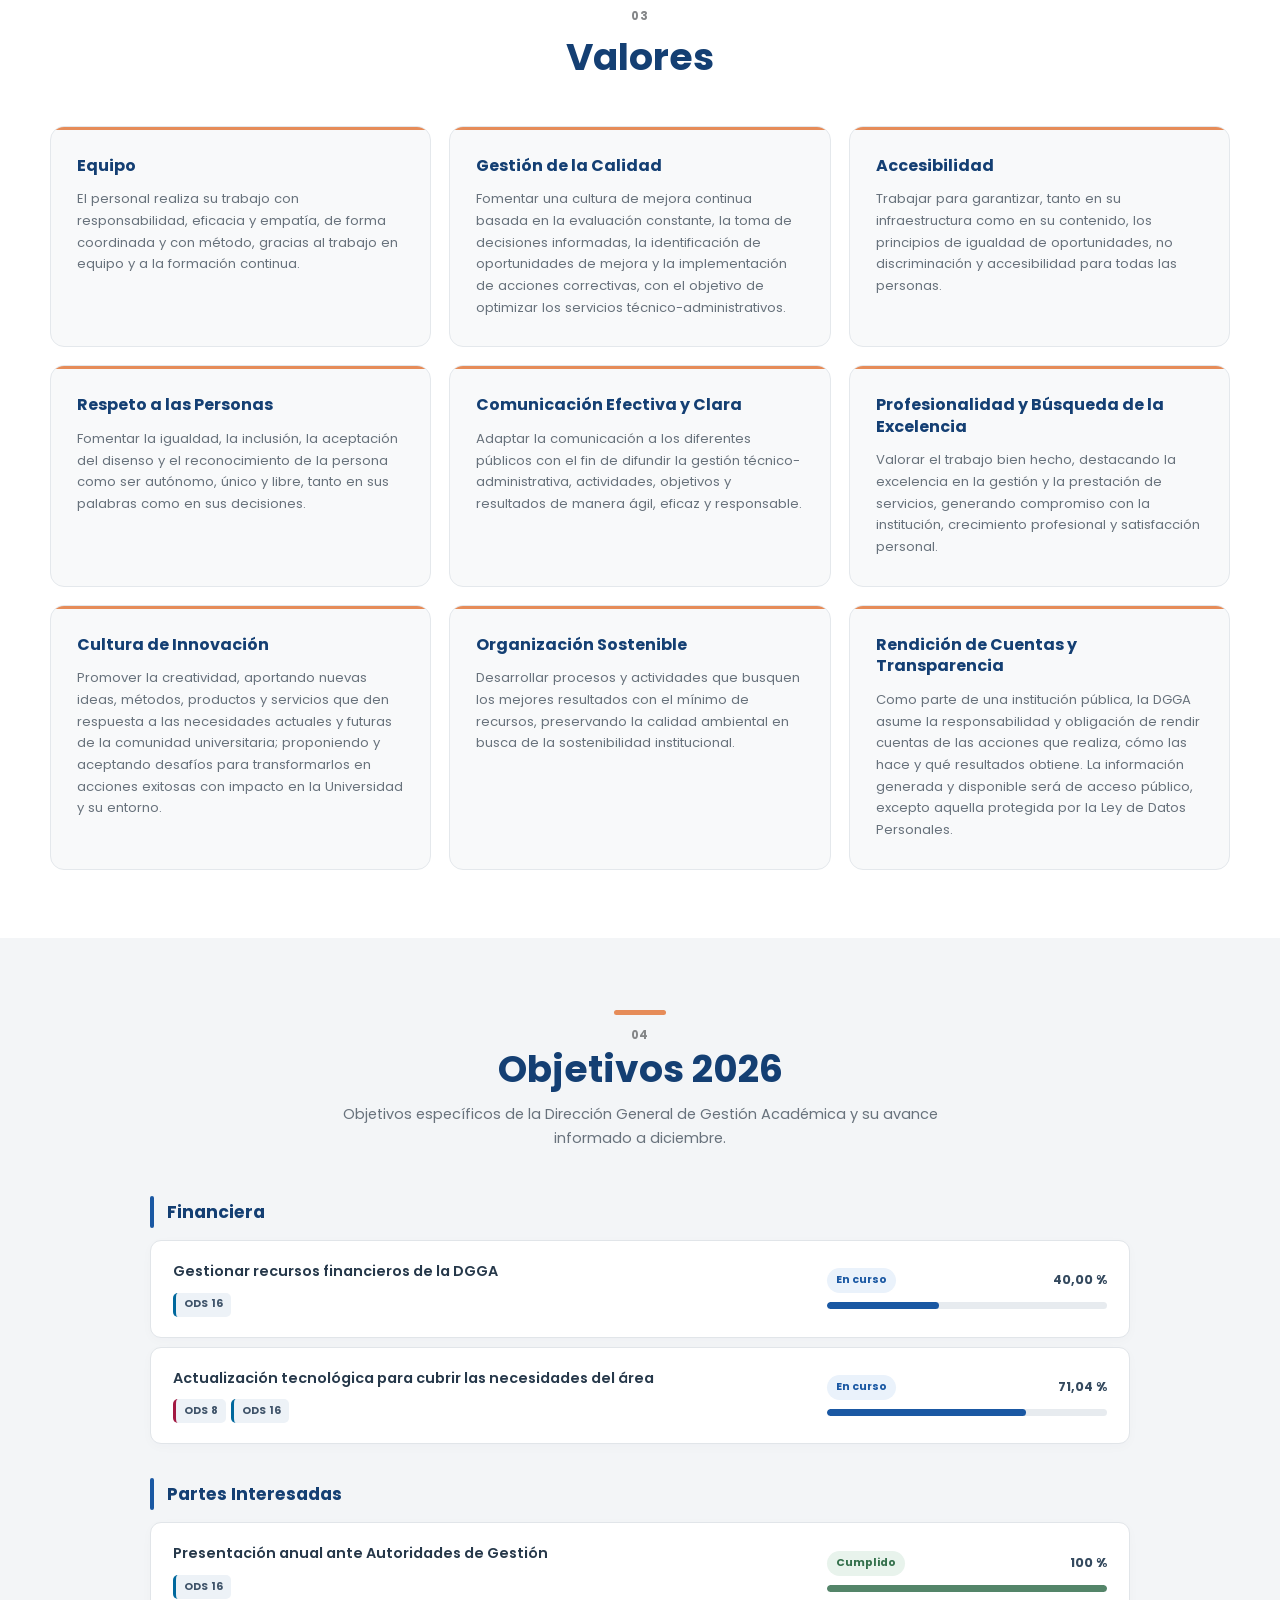
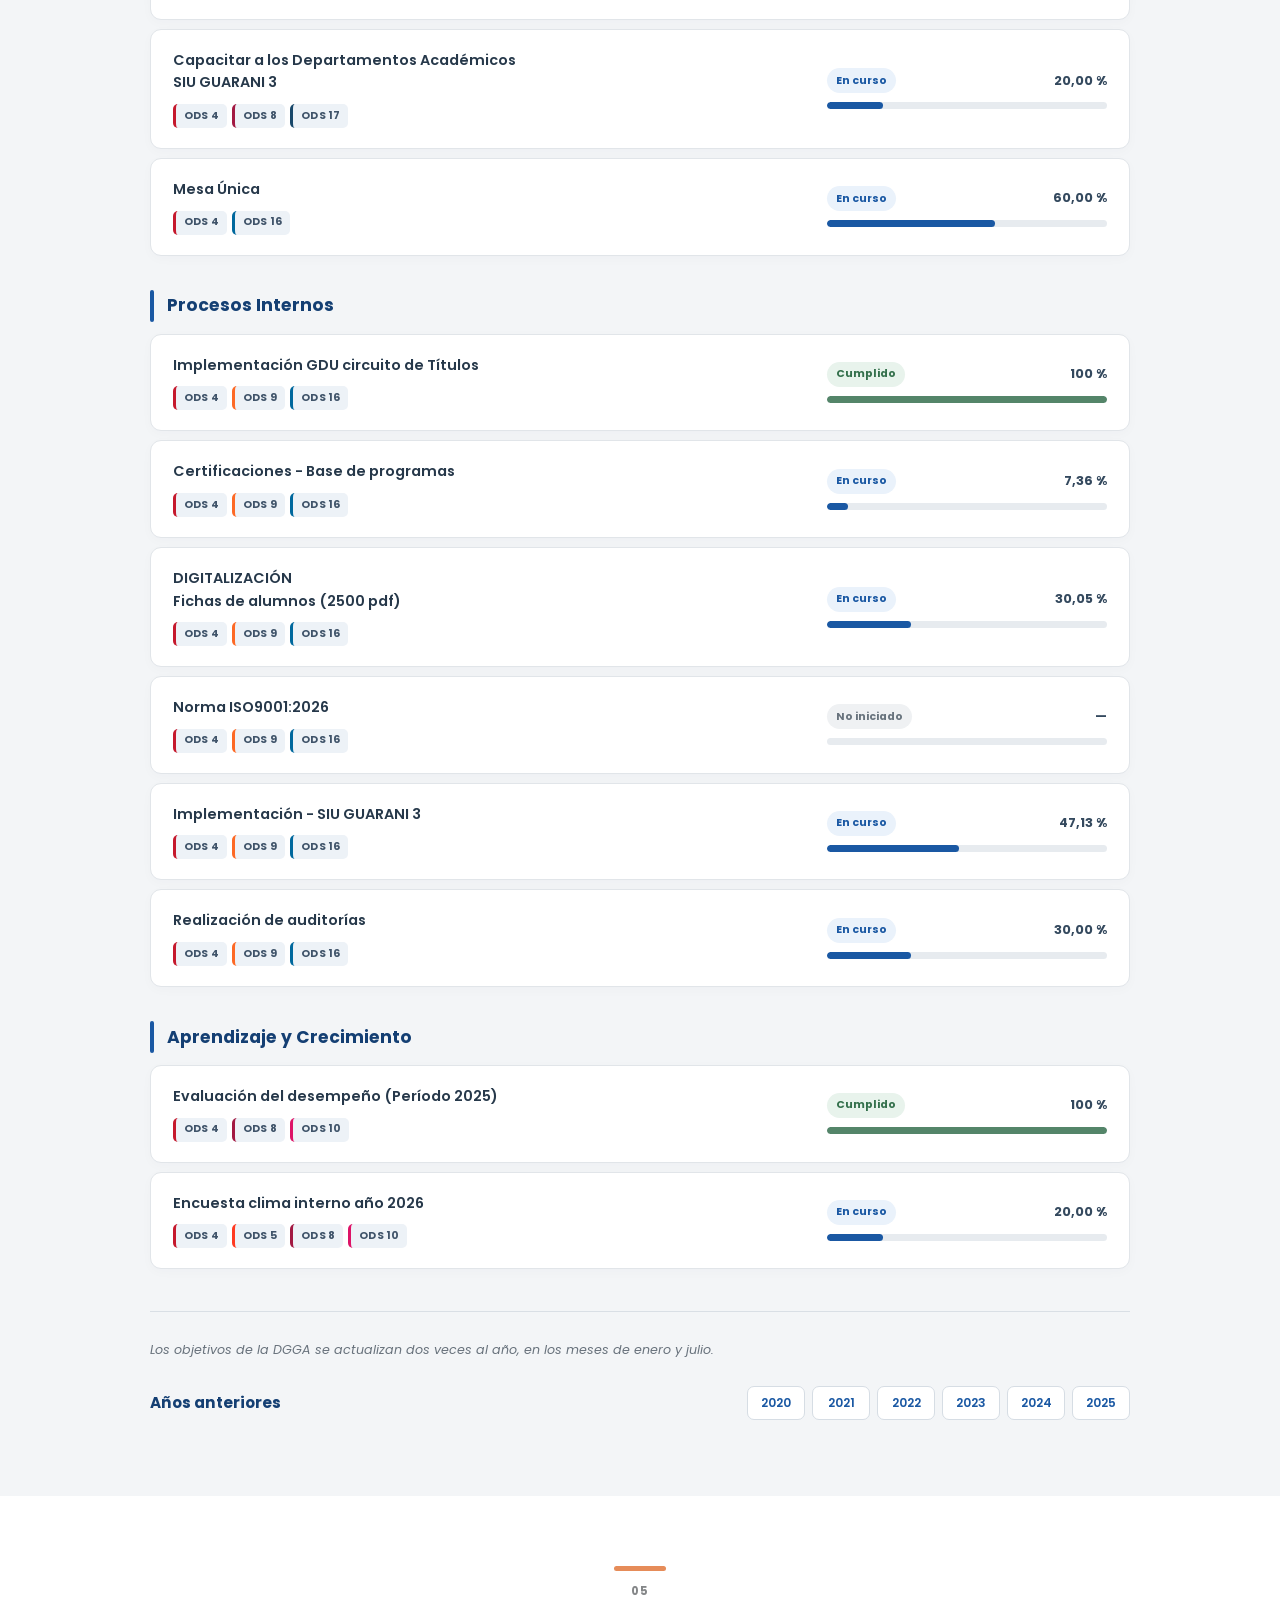
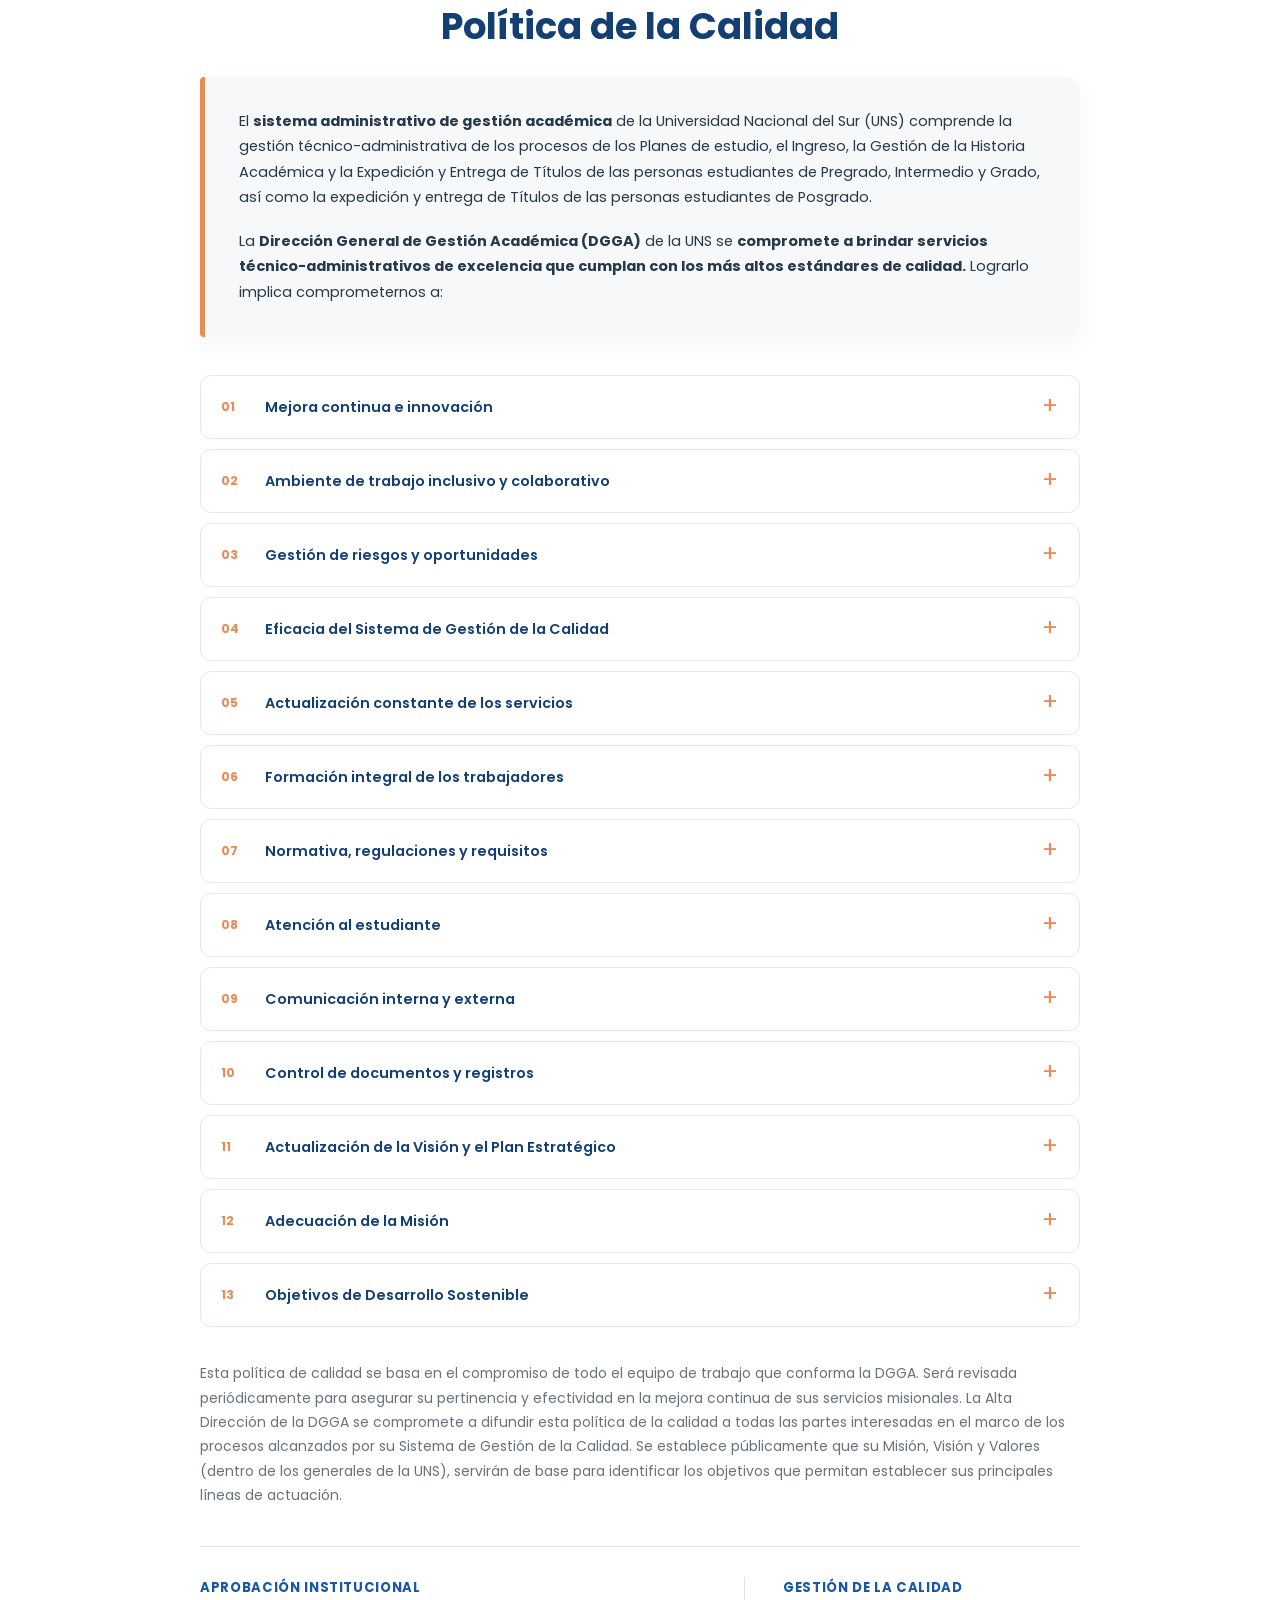
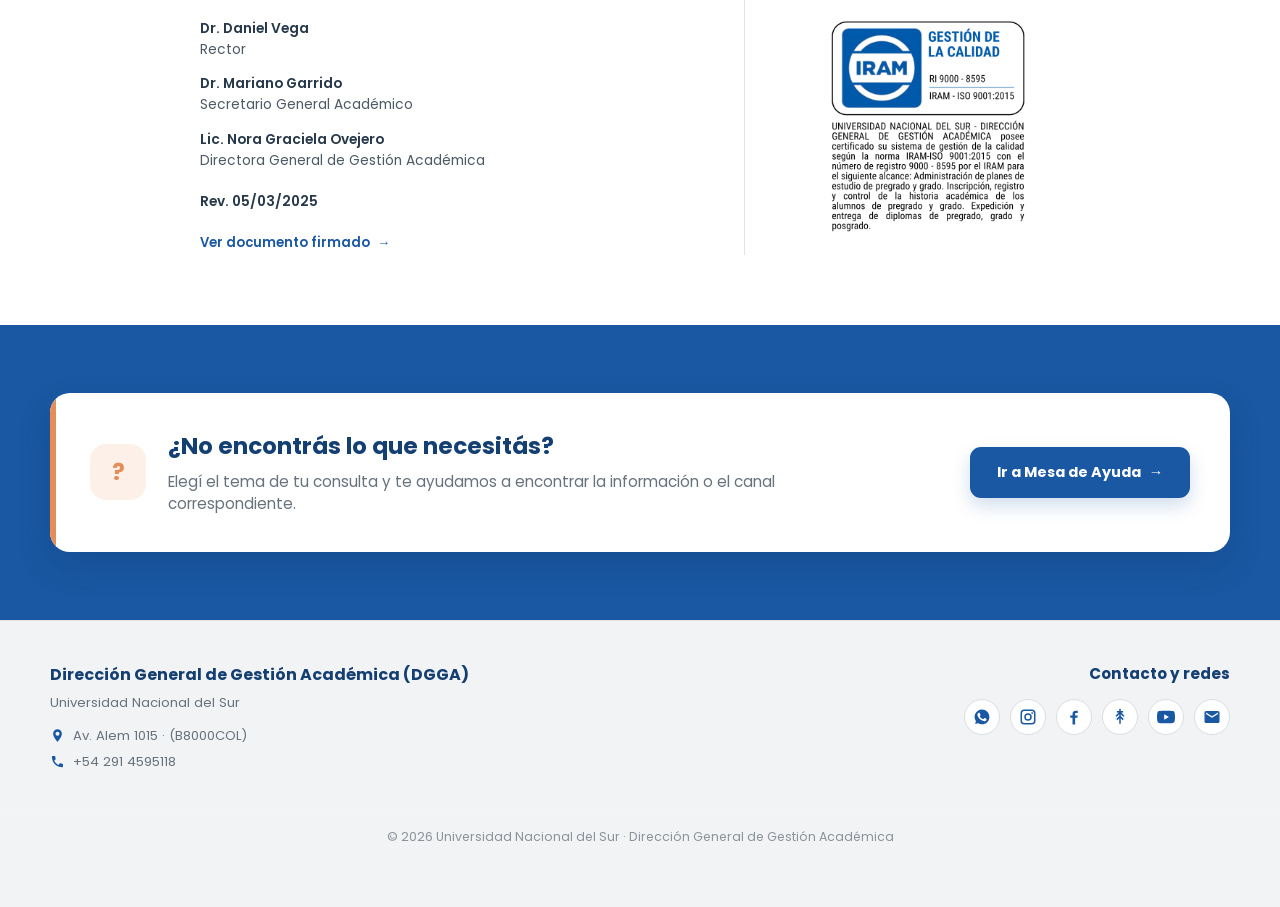
<file: dgga.html>
<!DOCTYPE html>
<html lang="es">

<head>
  <meta charset="UTF-8">

  <meta name="viewport" content="width=device-width, initial-scale=1.0">

  <!-- SEO -->
  <title>Dirección General de Gestión Académica | Universidad Nacional del Sur</title>

  <meta name="description"
    content="Conocé la Dirección General de Gestión Académica de la Universidad Nacional del Sur: misión, visión, valores, objetivos y política de calidad.">

  <meta name="robots" content="index, follow">

  <!-- OPEN GRAPH -->
  <meta property="og:type" content="website">

  <meta property="og:title" content="Dirección General de Gestión Académica | Universidad Nacional del Sur">

  <meta property="og:description"
    content="Conocé la misión, visión, valores, objetivos y política de calidad de la Dirección General de Gestión Académica de la UNS.">

  <meta property="og:locale" content="es_AR">

  <meta property="og:site_name" content="Dirección General de Gestión Académica | Universidad Nacional del Sur">

  <!--
    Agregar cuando esté definida la URL institucional definitiva:

    <link rel="canonical" href="URL-DEFINITIVA">

    <meta property="og:url" content="URL-DEFINITIVA">

    <meta property="og:image" content="URL-ABSOLUTA-DE-LA-IMAGEN">
  -->

  <!-- FUENTE -->
  <link rel="preconnect" href="https://fonts.googleapis.com">
  <link rel="preconnect" href="https://fonts.gstatic.com" crossorigin>

  <link href="https://fonts.googleapis.com/css2?family=Poppins:wght@400;500;600;700&display=swap" rel="stylesheet">

  <!-- ESTILOS -->
  <link rel="stylesheet" href="styles.css">
  <link rel="stylesheet" href="dgga.css">
  <link rel="stylesheet" href="accessibility.css">
</head>


<body>

  <header class="header">

    <div class="container header__inner">

      <a href="index.html" class="brand">

        <img src="img/logo-dgga.png" alt="Dirección General de Gestión Académica" class="logo logo--dgga">

      </a>


      <nav class="nav" id="main-nav" aria-label="Navegación principal">

        <a href="index.html">
          Inicio
        </a>

        <a href="dgga.html" aria-current="page" class="nav__current">
          DGGA
        </a>

        <a href="mesa-ayuda.html">
          Mesa de Ayuda
        </a>

      </nav>


      <div class="header__right">

        <a href="https://www.uns.edu.ar/" target="_blank" rel="noopener noreferrer"
          aria-label="Ir al sitio web de la Universidad Nacional del Sur">

          <img src="img/logo-uns.png" alt="Universidad Nacional del Sur" class="logo logo--uns">

        </a>

        <button class="menu-button" type="button" aria-label="Abrir menú" aria-controls="main-nav"
          aria-expanded="false">
          ☰
        </button>

      </div>

    </div>

  </header>



  <main>


    <!-- HERO -->

    <section class="dgga-hero">

      <div class="dgga-hero__overlay"></div>

      <div class="container dgga-hero__content">

        <p class="dgga-hero__label">
          DGGA
        </p>

        <h1>
          Dirección General de Gestión Académica
        </h1>

      </div>

    </section>



    <!-- MISIÓN -->

    <section class="institution-section institution-section--mission">

      <div class="container institution-layout">

        <div class="institution-heading">

          <span class="institution-heading__number">
            01
          </span>

          <h2>
            Misión
          </h2>

        </div>


        <div class="institution-content">

          <p>
            Gestionar de manera <strong>eficiente e innovadora</strong> los procesos
            <strong>técnico-administrativos</strong> de:
          </p>


          <ul class="institution-list">

            <li>
              Los <strong>Planes de estudio, el Ingreso, la Gestión de la Historia
                Académica y la Expedición y Entrega de Títulos</strong> de las
              personas estudiantes de Pregrado, Intermedio y Grado.
            </li>

            <li>
              La <strong>expedición y entrega de Títulos</strong> de las personas
              estudiantes de <strong>Posgrado</strong>.
            </li>

            <li>
              <strong>Proporcionar</strong> a las autoridades de gestión
              <strong>información pertinente y confiable</strong> relacionada a los
              procesos de gestión académica, que colaboren en la toma de decisiones
              basada en datos.
            </li>

          </ul>


          <p>
            Nos <strong>comprometemos</strong> a promover la
            <strong>mejora continua, la transformación digital y la innovación
              en todos los servicios prestados</strong>, con el objetivo de
            satisfacer las necesidades y expectativas de la comunidad universitaria
            y contribuir al desarrollo institucional sostenible.
          </p>

        </div>

      </div>

    </section>



    <!-- VISIÓN -->

    <section class="institution-section institution-section--vision">

      <div class="container institution-layout">

        <div class="institution-heading">

          <span class="institution-heading__number">
            02
          </span>

          <h2>
            Visión
          </h2>

        </div>


        <div class="institution-content">

          <p>
            Ser reconocida como un <strong>pilar fundamental en la gestión
              técnico-administrativa-académica de la Universidad Nacional del Sur</strong>,
            promoviendo la <strong>transformación de la experiencia estudiantil</strong>
            mediante la digitalización de servicios y la implementación de
            <strong>procesos más eficientes, accesibles</strong> y alineados con las
            demandas actuales de los estudiantes.
          </p>

          <p>
            Fomentar la <strong>excelencia en la calidad de sus servicios</strong>,
            impulsando la <strong>transformación digital, la innovación</strong> en los
            procesos administrativos y la <strong>formación integral de sus
              trabajadores</strong>.
          </p>

          <p>
            Desarrollar acciones <strong>en colaboración con las Unidades Académicas
              y la Administración Central</strong> para conformar un sistema ágil,
            funcional y flexible de aplicaciones informáticas, logrando la
            digitalización total de sus trámites.
          </p>

          <p>
            Ser un referente inspirador para otras áreas de la universidad,
            <strong>promoviendo</strong> el intercambio de <strong>buenas prácticas</strong>,
            la innovación continua y la mejora constante en todos los niveles de la
            institución.
          </p>

          <p>
            Trabajar activamente en la integración de principios de sostenibilidad,
            alineándose con los Objetivos de Desarrollo Sostenible (ODS) y gestionando
            los riesgos y oportunidades para asegurar la continuidad y mejora de los
            servicios prestados.
          </p>

        </div>

      </div>

    </section>



    <!-- VALORES -->

    <section class="values-section">

      <div class="container">

        <div class="institution-title">

          <span class="institution-title__accent"></span>

          <p>03</p>

          <h2>
            Valores
          </h2>

        </div>


        <div class="values-grid">

          <article class="value-card">
            <h3>Equipo</h3>

            <p>
              El personal realiza su trabajo con responsabilidad, eficacia y empatía,
              de forma coordinada y con método, gracias al trabajo en equipo y a la
              formación continua.
            </p>
          </article>


          <article class="value-card">
            <h3>Gestión de la Calidad</h3>

            <p>
              Fomentar una cultura de mejora continua basada en la evaluación constante,
              la toma de decisiones informadas, la identificación de oportunidades de
              mejora y la implementación de acciones correctivas, con el objetivo de
              optimizar los servicios técnico-administrativos.
            </p>
          </article>


          <article class="value-card">
            <h3>Accesibilidad</h3>

            <p>
              Trabajar para garantizar, tanto en su infraestructura como en su contenido,
              los principios de igualdad de oportunidades, no discriminación y
              accesibilidad para todas las personas.
            </p>
          </article>


          <article class="value-card">
            <h3>Respeto a las Personas</h3>

            <p>
              Fomentar la igualdad, la inclusión, la aceptación del disenso y el
              reconocimiento de la persona como ser autónomo, único y libre, tanto en
              sus palabras como en sus decisiones.
            </p>
          </article>


          <article class="value-card">
            <h3>Comunicación Efectiva y Clara</h3>

            <p>
              Adaptar la comunicación a los diferentes públicos con el fin de difundir
              la gestión técnico-administrativa, actividades, objetivos y resultados
              de manera ágil, eficaz y responsable.
            </p>
          </article>


          <article class="value-card">
            <h3>Profesionalidad y Búsqueda de la Excelencia</h3>

            <p>
              Valorar el trabajo bien hecho, destacando la excelencia en la gestión y
              la prestación de servicios, generando compromiso con la institución,
              crecimiento profesional y satisfacción personal.
            </p>
          </article>


          <article class="value-card">
            <h3>Cultura de Innovación</h3>

            <p>
              Promover la creatividad, aportando nuevas ideas, métodos, productos y
              servicios que den respuesta a las necesidades actuales y futuras de la
              comunidad universitaria; proponiendo y aceptando desafíos para
              transformarlos en acciones exitosas con impacto en la Universidad y su
              entorno.
            </p>
          </article>


          <article class="value-card">
            <h3>Organización Sostenible</h3>

            <p>
              Desarrollar procesos y actividades que busquen los mejores resultados con
              el mínimo de recursos, preservando la calidad ambiental en busca de la
              sostenibilidad institucional.
            </p>
          </article>


          <article class="value-card">
            <h3>Rendición de Cuentas y Transparencia</h3>

            <p>
              Como parte de una institución pública, la DGGA asume la responsabilidad
              y obligación de rendir cuentas de las acciones que realiza, cómo las hace
              y qué resultados obtiene. La información generada y disponible será de
              acceso público, excepto aquella protegida por la Ley de Datos Personales.
            </p>
          </article>

        </div>

      </div>

    </section>



    <!-- OBJETIVOS 2026 -->

    <section class="objectives-section">

      <div class="container">

        <div class="objectives-header">

          <span class="objectives-header__number">
            04
          </span>

          <h2>
            Objetivos 2026
          </h2>

          <p>
            Objetivos específicos de la Dirección General de Gestión Académica
            y su avance informado a diciembre.
          </p>

        </div>



        <!-- FINANCIERA -->

        <div class="objectives-group">

          <div class="objectives-group__header">

            <span class="objectives-group__accent"></span>

            <h3>
              Financiera
            </h3>

          </div>


          <div class="objectives-list">


            <article class="objective-card">

              <div class="objective-card__main">

                <h4>
                  Gestionar recursos financieros de la DGGA
                </h4>

                <div class="objective-card__ods">
                  <span class="ods-tag ods-tag--16">ODS 16</span>
                </div>

              </div>


              <div class="objective-card__progress">

                <div class="objective-card__status">

                  <span class="status-tag status-tag--progress">
                    En curso
                  </span>

                  <strong>40,00 %</strong>

                </div>

                <div class="progress-bar" role="progressbar" aria-label="Avance: 40 por ciento" aria-valuemin="0"
                  aria-valuemax="100" aria-valuenow="40">
                  <span style="width: 40%;"></span>
                </div>

              </div>

            </article>



            <article class="objective-card">

              <div class="objective-card__main">

                <h4>
                  Actualización tecnológica para cubrir las necesidades del área
                </h4>

                <div class="objective-card__ods">
                  <span class="ods-tag ods-tag--8">ODS 8</span>
                  <span class="ods-tag ods-tag--16">ODS 16</span>
                </div>

              </div>


              <div class="objective-card__progress">

                <div class="objective-card__status">

                  <span class="status-tag status-tag--progress">
                    En curso
                  </span>

                  <strong>71,04 %</strong>

                </div>

                <div class="progress-bar" role="progressbar" aria-label="Avance: 71,04 por ciento" aria-valuemin="0"
                  aria-valuemax="100" aria-valuenow="71.04">
                  <span style="width: 71.04%;"></span>
                </div>

              </div>

            </article>


          </div>

        </div>



        <!-- PARTES INTERESADAS -->

        <div class="objectives-group">

          <div class="objectives-group__header">

            <span class="objectives-group__accent"></span>

            <h3>
              Partes Interesadas
            </h3>

          </div>


          <div class="objectives-list">


            <article class="objective-card">

              <div class="objective-card__main">

                <h4>
                  Presentación anual ante Autoridades de Gestión
                </h4>

                <div class="objective-card__ods">
                  <span class="ods-tag ods-tag--16">ODS 16</span>
                </div>

              </div>


              <div class="objective-card__progress">

                <div class="objective-card__status">

                  <span class="status-tag status-tag--done">
                    Cumplido
                  </span>

                  <strong>100 %</strong>

                </div>

                <div class="progress-bar progress-bar--done" role="progressbar" aria-label="Avance: 100 por ciento"
                  aria-valuemin="0" aria-valuemax="100" aria-valuenow="100">
                  <span style="width: 100%;"></span>
                </div>

              </div>

            </article>



            <article class="objective-card">

              <div class="objective-card__main">

                <h4>
                  Capacitar a los Departamentos Académicos
                  <span class="objective-card__detail">
                    SIU GUARANI 3
                  </span>
                </h4>

                <div class="objective-card__ods">
                  <span class="ods-tag ods-tag--4">ODS 4</span>
                  <span class="ods-tag ods-tag--8">ODS 8</span>
                  <span class="ods-tag ods-tag--17">ODS 17</span>
                </div>

              </div>


              <div class="objective-card__progress">

                <div class="objective-card__status">

                  <span class="status-tag status-tag--progress">
                    En curso
                  </span>

                  <strong>20,00 %</strong>

                </div>

                <div class="progress-bar" role="progressbar" aria-label="Avance: 20 por ciento" aria-valuemin="0"
                  aria-valuemax="100" aria-valuenow="20">
                  <span style="width: 20%;"></span>
                </div>

              </div>

            </article>



            <article class="objective-card">

              <div class="objective-card__main">

                <h4>
                  Mesa Única
                </h4>

                <div class="objective-card__ods">
                  <span class="ods-tag ods-tag--4">ODS 4</span>
                  <span class="ods-tag ods-tag--16">ODS 16</span>
                </div>

              </div>


              <div class="objective-card__progress">

                <div class="objective-card__status">

                  <span class="status-tag status-tag--progress">
                    En curso
                  </span>

                  <strong>60,00 %</strong>

                </div>

                <div class="progress-bar" role="progressbar" aria-label="Avance: 60 por ciento" aria-valuemin="0"
                  aria-valuemax="100" aria-valuenow="60">
                  <span style="width: 60%;"></span>
                </div>

              </div>

            </article>


          </div>

        </div>



        <!-- PROCESOS INTERNOS -->

        <div class="objectives-group">

          <div class="objectives-group__header">

            <span class="objectives-group__accent"></span>

            <h3>
              Procesos Internos
            </h3>

          </div>


          <div class="objectives-list">


            <article class="objective-card">

              <div class="objective-card__main">

                <h4>
                  Implementación GDU circuito de Títulos
                </h4>

                <div class="objective-card__ods">
                  <span class="ods-tag ods-tag--4">ODS 4</span>
                  <span class="ods-tag ods-tag--9">ODS 9</span>
                  <span class="ods-tag ods-tag--16">ODS 16</span>
                </div>

              </div>


              <div class="objective-card__progress">

                <div class="objective-card__status">

                  <span class="status-tag status-tag--done">
                    Cumplido
                  </span>

                  <strong>100 %</strong>

                </div>

                <div class="progress-bar progress-bar--done" role="progressbar" aria-label="Avance: 100 por ciento"
                  aria-valuemin="0" aria-valuemax="100" aria-valuenow="100">
                  <span style="width: 100%;"></span>
                </div>

              </div>

            </article>



            <article class="objective-card">

              <div class="objective-card__main">

                <h4>
                  Certificaciones - Base de programas
                </h4>

                <div class="objective-card__ods">
                  <span class="ods-tag ods-tag--4">ODS 4</span>
                  <span class="ods-tag ods-tag--9">ODS 9</span>
                  <span class="ods-tag ods-tag--16">ODS 16</span>
                </div>

              </div>


              <div class="objective-card__progress">

                <div class="objective-card__status">

                  <span class="status-tag status-tag--progress">
                    En curso
                  </span>

                  <strong>7,36 %</strong>

                </div>

                <div class="progress-bar" role="progressbar" aria-label="Avance: 7,36 por ciento" aria-valuemin="0"
                  aria-valuemax="100" aria-valuenow="7.36">
                  <span style="width: 7.36%;"></span>
                </div>

              </div>

            </article>



            <article class="objective-card">

              <div class="objective-card__main">

                <h4>
                  DIGITALIZACIÓN

                  <span class="objective-card__detail">
                    Fichas de alumnos (2500 pdf)
                  </span>
                </h4>

                <div class="objective-card__ods">
                  <span class="ods-tag ods-tag--4">ODS 4</span>
                  <span class="ods-tag ods-tag--9">ODS 9</span>
                  <span class="ods-tag ods-tag--16">ODS 16</span>
                </div>

              </div>


              <div class="objective-card__progress">

                <div class="objective-card__status">

                  <span class="status-tag status-tag--progress">
                    En curso
                  </span>

                  <strong>30,05 %</strong>

                </div>

                <div class="progress-bar" role="progressbar" aria-label="Avance: 30,05 por ciento" aria-valuemin="0"
                  aria-valuemax="100" aria-valuenow="30.05">
                  <span style="width: 30.05%;"></span>
                </div>

              </div>

            </article>



            <article class="objective-card">

              <div class="objective-card__main">

                <h4>
                  Norma ISO9001:2026
                </h4>

                <div class="objective-card__ods">
                  <span class="ods-tag ods-tag--4">ODS 4</span>
                  <span class="ods-tag ods-tag--9">ODS 9</span>
                  <span class="ods-tag ods-tag--16">ODS 16</span>
                </div>

              </div>


              <div class="objective-card__progress">

                <div class="objective-card__status">

                  <span class="status-tag status-tag--not-started">
                    No iniciado
                  </span>

                  <strong>—</strong>

                </div>

                <div class="progress-bar progress-bar--empty" aria-hidden="true">
                  <span style="width: 0%;"></span>
                </div>

              </div>

            </article>



            <article class="objective-card">

              <div class="objective-card__main">

                <h4>
                  Implementación - SIU GUARANI 3
                </h4>

                <div class="objective-card__ods">
                  <span class="ods-tag ods-tag--4">ODS 4</span>
                  <span class="ods-tag ods-tag--9">ODS 9</span>
                  <span class="ods-tag ods-tag--16">ODS 16</span>
                </div>

              </div>


              <div class="objective-card__progress">

                <div class="objective-card__status">

                  <span class="status-tag status-tag--progress">
                    En curso
                  </span>

                  <strong>47,13 %</strong>

                </div>

                <div class="progress-bar" role="progressbar" aria-label="Avance: 47,13 por ciento" aria-valuemin="0"
                  aria-valuemax="100" aria-valuenow="47.13">
                  <span style="width: 47.13%;"></span>
                </div>

              </div>

            </article>



            <article class="objective-card">

              <div class="objective-card__main">

                <h4>
                  Realización de auditorías
                </h4>

                <div class="objective-card__ods">
                  <span class="ods-tag ods-tag--4">ODS 4</span>
                  <span class="ods-tag ods-tag--9">ODS 9</span>
                  <span class="ods-tag ods-tag--16">ODS 16</span>
                </div>

              </div>


              <div class="objective-card__progress">

                <div class="objective-card__status">

                  <span class="status-tag status-tag--progress">
                    En curso
                  </span>

                  <strong>30,00 %</strong>

                </div>

                <div class="progress-bar" role="progressbar" aria-label="Avance: 30 por ciento" aria-valuemin="0"
                  aria-valuemax="100" aria-valuenow="30">
                  <span style="width: 30%;"></span>
                </div>

              </div>

            </article>


          </div>

        </div>



        <!-- APRENDIZAJE Y CRECIMIENTO -->

        <div class="objectives-group">

          <div class="objectives-group__header">

            <span class="objectives-group__accent"></span>

            <h3>
              Aprendizaje y Crecimiento
            </h3>

          </div>


          <div class="objectives-list">


            <article class="objective-card">

              <div class="objective-card__main">

                <h4>
                  Evaluación del desempeño (Período 2025)
                </h4>

                <div class="objective-card__ods">
                  <span class="ods-tag ods-tag--4">ODS 4</span>
                  <span class="ods-tag ods-tag--8">ODS 8</span>
                  <span class="ods-tag ods-tag--10">ODS 10</span>
                </div>

              </div>


              <div class="objective-card__progress">

                <div class="objective-card__status">

                  <span class="status-tag status-tag--done">
                    Cumplido
                  </span>

                  <strong>100 %</strong>

                </div>

                <div class="progress-bar progress-bar--done" role="progressbar" aria-label="Avance: 100 por ciento"
                  aria-valuemin="0" aria-valuemax="100" aria-valuenow="100">
                  <span style="width: 100%;"></span>
                </div>

              </div>

            </article>



            <article class="objective-card">

              <div class="objective-card__main">

                <h4>
                  Encuesta clima interno año 2026
                </h4>

                <div class="objective-card__ods">
                  <span class="ods-tag ods-tag--4">ODS 4</span>
                  <span class="ods-tag ods-tag--5">ODS 5</span>
                  <span class="ods-tag ods-tag--8">ODS 8</span>
                  <span class="ods-tag ods-tag--10">ODS 10</span>
                </div>

              </div>


              <div class="objective-card__progress">

                <div class="objective-card__status">

                  <span class="status-tag status-tag--progress">
                    En curso
                  </span>

                  <strong>20,00 %</strong>

                </div>

                <div class="progress-bar" role="progressbar" aria-label="Avance: 20 por ciento" aria-valuemin="0"
                  aria-valuemax="100" aria-valuenow="20">
                  <span style="width: 20%;"></span>
                </div>

              </div>

            </article>


          </div>

        </div>



        <!-- ACTUALIZACIÓN E HISTÓRICO -->

        <div class="objectives-footer">

          <p class="objectives-update">
            Los objetivos de la DGGA se actualizan dos veces al año,
            en los meses de enero y julio.
          </p>


          <div class="objectives-history">

            <h3>
              Años anteriores
            </h3>


            <div class="objectives-history__links">

              <a href="https://st02.uns.edu.ar/contenidos/documentos/39_AP_6801.pdf" target="_blank"
                rel="noopener noreferrer">
                2020
              </a>

              <a href="https://st02.uns.edu.ar/contenidos/documentos/39_AP_6802.pdf" target="_blank"
                rel="noopener noreferrer">
                2021
              </a>

              <a href="https://www.uns.edu.ar/contenidos/39/1117#2022" target="_blank" rel="noopener noreferrer">
                2022
              </a>

              <a href="https://st02.uns.edu.ar/contenidos/documentos/39_AP_8184.pdf" target="_blank"
                rel="noopener noreferrer">
                2023
              </a>

              <a href="https://st02.uns.edu.ar/contenidos/documentos/39_AP_8916.pdf" target="_blank"
                rel="noopener noreferrer">
                2024
              </a>

              <a href="https://st02.uns.edu.ar/contenidos/documentos/39_AP_9764.docx" target="_blank"
                rel="noopener noreferrer">
                2025
              </a>

            </div>

          </div>

        </div>

      </div>

    </section>



    <!-- POLÍTICA DE LA CALIDAD -->

    <section class="quality-section">

      <div class="container">

        <div class="quality-header">

          <span class="quality-header__number">
            05
          </span>

          <h2>
            Política de la Calidad
          </h2>

        </div>


        <div class="quality-intro">

          <p>
            El <strong>sistema administrativo de gestión académica</strong> de la
            Universidad Nacional del Sur (UNS) comprende la gestión
            técnico-administrativa de los procesos de los Planes de estudio, el
            Ingreso, la Gestión de la Historia Académica y la Expedición y Entrega de
            Títulos de las personas estudiantes de Pregrado, Intermedio y Grado, así
            como la expedición y entrega de Títulos de las personas estudiantes de
            Posgrado.
          </p>

          <p>
            La <strong>Dirección General de Gestión Académica (DGGA)</strong> de la
            UNS se <strong>compromete a brindar servicios técnico-administrativos de
              excelencia que cumplan con los más altos estándares de calidad.</strong>
            Lograrlo implica comprometernos a:
          </p>

        </div>


        <div class="quality-accordion">


          <details class="quality-item">

            <summary>
              <span>01</span>
              Mejora continua e innovación
            </summary>

            <div class="quality-item__content">
              <p>
                <strong>Promover la mejora continua e innovación como pilares
                  fundamentales</strong>, propiciando la transformación digital en sus
                procesos y adoptando nuevas prácticas para optimizar continuamente
                todos sus servicios.
              </p>
            </div>

          </details>


          <details class="quality-item">

            <summary>
              <span>02</span>
              Ambiente de trabajo inclusivo y colaborativo
            </summary>

            <div class="quality-item__content">
              <p>
                <strong>Fomentar un ambiente de trabajo inclusivo, participativo y
                  colaborativo</strong>, implicando a todo el personal en la consecución
                de los objetivos de calidad mediante el trabajo en equipo y el
                aprendizaje constante.
              </p>
            </div>

          </details>


          <details class="quality-item">

            <summary>
              <span>03</span>
              Gestión de riesgos y oportunidades
            </summary>

            <div class="quality-item__content">
              <p>
                <strong>Identificar, evaluar y gestionar los riesgos y oportunidades</strong>,
                evaluando de manera periódica la calidad de los servicios y tomando
                acciones correctivas para minimizar impactos negativos y maximizar los
                beneficios para la comunidad universitaria.
              </p>
            </div>

          </details>


          <details class="quality-item">

            <summary>
              <span>04</span>
              Eficacia del Sistema de Gestión de la Calidad
            </summary>

            <div class="quality-item__content">
              <p>
                <strong>Mejorar continuamente la eficacia del Sistema de Gestión de la
                  Calidad</strong>, utilizando indicadores de desempeño para medir el
                rendimiento, incluyendo la protección medioambiental y la conservación
                de recursos.
              </p>
            </div>

          </details>


          <details class="quality-item">

            <summary>
              <span>05</span>
              Actualización constante de los servicios
            </summary>

            <div class="quality-item__content">
              <p>
                <strong>Garantizar la actualización constante de sus servicios</strong>
                para satisfacer las necesidades y expectativas de la comunidad
                universitaria.
              </p>
            </div>

          </details>


          <details class="quality-item">

            <summary>
              <span>06</span>
              Formación integral de los trabajadores
            </summary>

            <div class="quality-item__content">
              <p>
                <strong>Impulsar la formación integral de sus trabajadores</strong>,
                promoviendo valores éticos, la confidencialidad de los datos personales
                y la integridad pública.
              </p>
            </div>

          </details>


          <details class="quality-item">

            <summary>
              <span>07</span>
              Normativa, regulaciones y requisitos
            </summary>

            <div class="quality-item__content">
              <p>
                <strong>Cumplir con la normativa y regulaciones vigentes</strong>, así
                como con los requisitos de la norma ISO 9001.
              </p>
            </div>

          </details>


          <details class="quality-item">

            <summary>
              <span>08</span>
              Atención al estudiante
            </summary>

            <div class="quality-item__content">
              <p>
                <strong>Proporcionar un servicio de atención al estudiante accesible,
                  eficiente y personalizado.</strong>
              </p>
            </div>

          </details>


          <details class="quality-item">

            <summary>
              <span>09</span>
              Comunicación interna y externa
            </summary>

            <div class="quality-item__content">
              <p>
                <strong>Fomentar la comunicación interna y externa para asegurar la
                  transparencia</strong> y la eficacia de sus procesos.
              </p>
            </div>

          </details>


          <details class="quality-item">

            <summary>
              <span>10</span>
              Control de documentos y registros
            </summary>

            <div class="quality-item__content">
              <p>
                <strong>Implementar y mantener un sistema efectivo de control de
                  documentos y registros</strong> para asegurar la disponibilidad,
                integridad y trazabilidad de la información crítica en todos los
                procesos.
              </p>
            </div>

          </details>


          <details class="quality-item">

            <summary>
              <span>11</span>
              Actualización de la Visión y el Plan Estratégico
            </summary>

            <div class="quality-item__content">
              <p>
                Actualizar la Visión organizacional y su Plan Estratégico en el momento
                en que se crea necesario, especialmente cuando se produzcan variaciones
                importantes en la dirección estratégica de la universidad.
              </p>
            </div>

          </details>


          <details class="quality-item">

            <summary>
              <span>12</span>
              Adecuación de la Misión
            </summary>

            <div class="quality-item__content">
              <p>
                Adecuar la Misión organizacional cuando sea necesario, acompañando los
                cambios o el surgimiento de nuevas necesidades de servicio que estarán
                a cargo de la DGGA.
              </p>
            </div>

          </details>


          <details class="quality-item">

            <summary>
              <span>13</span>
              Objetivos de Desarrollo Sostenible
            </summary>

            <div class="quality-item__content">
              <p>
                Alinear los objetivos estratégicos con los Objetivos de Desarrollo
                Sostenible (ODS) establecidos por las Naciones Unidas, trabajando
                activamente para integrar los principios de sostenibilidad en todos sus
                procesos.
              </p>
            </div>

          </details>


        </div>



        <div class="quality-closing">

          <p>
            Esta política de calidad se basa en el compromiso de todo el equipo de
            trabajo que conforma la DGGA. Será revisada periódicamente para asegurar su
            pertinencia y efectividad en la mejora continua de sus servicios misionales.
            La Alta Dirección de la DGGA se compromete a difundir esta política de la
            calidad a todas las partes interesadas en el marco de los procesos
            alcanzados por su Sistema de Gestión de la Calidad. Se establece
            públicamente que su Misión, Visión y Valores (dentro de los generales de la
            UNS), servirán de base para identificar los objetivos que permitan
            establecer sus principales líneas de actuación.
          </p>


          <div class="quality-approval">


            <div class="quality-approval__info">

              <p class="quality-approval__label">
                Aprobación institucional
              </p>

              <p>
                <strong>Dr. Daniel Vega</strong><br>
                Rector
              </p>

              <p>
                <strong>Dr. Mariano Garrido</strong><br>
                Secretario General Académico
              </p>

              <p>
                <strong>Lic. Nora Graciela Ovejero</strong><br>
                Directora General de Gestión Académica
              </p>

              <p class="quality-approval__revision">
                <strong>Rev. 05/03/2025</strong>
              </p>


              <a href="https://drive.google.com/file/d/1zWU5P1_dkEfv56C7NbB7g6zSvnC_bpnq/view"
                class="quality-approval__document" target="_blank" rel="noopener noreferrer">
                Ver documento firmado
                <span aria-hidden="true">→</span>
              </a>

            </div>


            <div class="quality-approval__iram">

              <p class="quality-approval__label">
                Gestión de la Calidad
              </p>

              <img src="img/iram-calidad.png" alt="IRAM - Gestión de la Calidad" class="quality-approval__iram-logo">

            </div>


          </div>

        </div>

      </div>

    </section>



    <!-- MESA DE AYUDA -->

    <section class="help-section" id="mesa-ayuda">

      <div class="container">

        <div class="help-box">

          <div class="help-box__content">

            <div class="help-box__icon">
              ?
            </div>

            <div>

              <h2>
                ¿No encontrás lo que necesitás?
              </h2>

              <p>
                Elegí el tema de tu consulta y te ayudamos
                a encontrar la información o el canal correspondiente.
              </p>

            </div>

          </div>


          <a href="mesa-ayuda.html" class="help-button">
            Ir a Mesa de Ayuda
            <span>→</span>
          </a>

        </div>

      </div>

    </section>


  </main>



  <!-- FOOTER -->

  <footer class="footer">

    <div class="container footer__inner">

      <div class="footer__info">

        <h2>
          Dirección General de Gestión Académica (DGGA)
        </h2>

        <p class="footer__university">
          Universidad Nacional del Sur
        </p>


        <p class="footer__data">

          <svg viewBox="0 0 24 24" aria-hidden="true">
            <path
              d="M12 2a7 7 0 0 0-7 7c0 5.2 7 13 7 13s7-7.8 7-13a7 7 0 0 0-7-7Zm0 10.2A3.2 3.2 0 1 1 12 5.8a3.2 3.2 0 0 1 0 6.4Z" />
          </svg>

          <span>
            Av. Alem 1015 · (B8000COL)
          </span>

        </p>


        <p class="footer__data">

          <svg viewBox="0 0 24 24" aria-hidden="true">
            <path
              d="M6.6 10.8a15.3 15.3 0 0 0 6.6 6.6l2.2-2.2c.3-.3.7-.4 1-.3 1.1.4 2.2.6 3.4.6.6 0 1 .4 1 1V20c0 .6-.4 1-1 1C10.5 21 3 13.5 3 4.2c0-.6.4-1 1-1h3.5c.6 0 1 .4 1 1 0 1.2.2 2.3.6 3.4.1.4 0 .8-.3 1l-2.2 2.2Z" />
          </svg>

          <span>
            +54 291 4595118
          </span>

        </p>

      </div>


      <div class="footer__contact">

        <p class="footer__title">
          Contacto y redes
        </p>


        <div class="footer__socials">


          <a href="https://api.whatsapp.com/send?phone=542915063774" class="social-link" target="_blank"
            rel="noopener noreferrer" aria-label="WhatsApp Soy Alumno UNS" title="WhatsApp">
            <svg viewBox="0 0 24 24" aria-hidden="true">
              <path
                d="M17.472 14.382c-.297-.149-1.758-.867-2.03-.967-.273-.099-.471-.148-.67.15-.198.297-.767.966-.94 1.164-.173.198-.347.223-.644.074-.297-.149-1.255-.462-2.39-1.475-.883-.788-1.48-1.761-1.653-2.059-.173-.297-.018-.458.13-.606.134-.133.298-.347.446-.52.149-.174.198-.298.298-.497.099-.198.05-.371-.025-.52-.075-.149-.669-1.612-.916-2.207-.242-.579-.487-.5-.669-.51-.173-.009-.371-.011-.57-.011-.198 0-.52.074-.792.372-.272.297-1.04 1.016-1.04 2.479s1.065 2.876 1.213 3.074c.149.198 2.095 3.2 5.076 4.487.709.306 1.262.489 1.693.625.712.226 1.36.194 1.872.118.571-.085 1.758-.719 2.006-1.413.248-.694.248-1.289.173-1.413-.074-.124-.272-.198-.57-.347M12.004 21.785h-.004a9.87 9.87 0 0 1-5.031-1.378l-.361-.214-3.741.981.998-3.648-.235-.374a9.86 9.86 0 0 1-1.51-5.26c.002-5.45 4.438-9.887 9.892-9.887 2.641.001 5.122 1.03 6.988 2.898a9.825 9.825 0 0 1 2.893 7.001c-.003 5.45-4.439 9.881-9.889 9.881" />
            </svg>
          </a>


          <a href="https://www.instagram.com/soyalumnouns" class="social-link" target="_blank" rel="noopener noreferrer"
            aria-label="Instagram Soy Alumno UNS" title="Instagram">
            <svg viewBox="0 0 24 24" aria-hidden="true">
              <path
                d="M7 2h10a5 5 0 0 1 5 5v10a5 5 0 0 1-5 5H7a5 5 0 0 1-5-5V7a5 5 0 0 1 5-5Zm0 2a3 3 0 0 0-3 3v10a3 3 0 0 0 3 3h10a3 3 0 0 0 3-3V7a3 3 0 0 0-3-3H7Zm10.5 1.5a1.25 1.25 0 1 1 0 2.5 1.25 1.25 0 0 1 0-2.5ZM12 7a5 5 0 1 1 0 10 5 5 0 0 1 0-10Zm0 2a3 3 0 1 0 0 6 3 3 0 0 0 0-6Z" />
            </svg>
          </a>


          <a href="https://www.facebook.com/soyalumno.UNS/" class="social-link" target="_blank"
            rel="noopener noreferrer" aria-label="Facebook Soy Alumno UNS" title="Facebook">
            <svg viewBox="0 0 24 24" aria-hidden="true">
              <path
                d="M13.5 22v-9h3l.5-3h-3.5V8.1c0-.9.3-1.6 1.7-1.6H17V3.8c-.3 0-1.4-.1-2.6-.1-2.6 0-4.4 1.6-4.4 4.5V10H7v3h3v9h3.5Z" />
            </svg>
          </a>


          <a href="https://linktr.ee/gestionacademica" class="social-link" target="_blank" rel="noopener noreferrer"
            aria-label="Linktree Gestión Académica" title="Linktree">
            <svg viewBox="0 0 24 24" aria-hidden="true">
              <path
                d="M11 21v-7.2L8.5 16.3 7 14.8l4-4V8.3L7.5 11.8 6 10.3 10.3 6H7.8V4h3.2V1h2v3h3.2v2h-2.5l4.3 4.3-1.5 1.5L13 8.3v2.5l4 4-1.5 1.5-2.5-2.5V21Z" />
            </svg>
          </a>


          <a href="https://www.youtube.com/@soyalumnoUNS" class="social-link" target="_blank" rel="noopener noreferrer"
            aria-label="YouTube Soy Alumno UNS" title="YouTube">
            <svg viewBox="0 0 24 24" aria-hidden="true">
              <path
                d="M23.5 6.2a3 3 0 0 0-2.1-2.1C19.5 3.6 12 3.6 12 3.6s-7.5 0-9.4.5A3 3 0 0 0 .5 6.2 31 31 0 0 0 0 12a31 31 0 0 0 .5 5.8 3 3 0 0 0 2.1 2.1c1.9.5 9.4.5 9.4.5s7.5 0 9.4-.5a3 3 0 0 0 2.1-2.1A31 31 0 0 0 24 12a31 31 0 0 0-.5-5.8ZM9.6 15.6V8.4l6.3 3.6-6.3 3.6Z" />
            </svg>
          </a>


          <a href="mailto:comunicacion.dgga@uns.edu.ar" class="social-link"
            aria-label="Enviar correo electrónico a la DGGA" title="Correo electrónico">
            <svg viewBox="0 0 24 24" aria-hidden="true">
              <path
                d="M20 4H4a2 2 0 0 0-2 2v12a2 2 0 0 0 2 2h16a2 2 0 0 0 2-2V6a2 2 0 0 0-2-2Zm0 4-8 5-8-5V6l8 5 8-5v2Z" />
            </svg>
          </a>


        </div>

      </div>

    </div>

    <div class="footer__bottom">
      <div class="container">
        <p>
          © <span id="current-year"></span> Universidad Nacional del Sur · Dirección General de Gestión Académica
        </p>
      </div>
    </div>

  </footer>



  <script>

    const menuButton =
      document.querySelector(".menu-button");

    const navigation =
      document.querySelector(".nav");

    const navigationLinks =
      document.querySelectorAll(".nav a");


    function closeMenu() {

      navigation.classList.remove("nav--open");

      menuButton.setAttribute(
        "aria-expanded",
        "false"
      );

      menuButton.setAttribute(
        "aria-label",
        "Abrir menú"
      );

      menuButton.textContent = "☰";

    }


    menuButton.addEventListener(
      "click",
      function () {

        const isOpen =
          navigation.classList.toggle("nav--open");

        menuButton.setAttribute(
          "aria-expanded",
          isOpen
        );

        menuButton.setAttribute(
          "aria-label",
          isOpen
            ? "Cerrar menú"
            : "Abrir menú"
        );

        menuButton.textContent =
          isOpen
            ? "×"
            : "☰";

      }
    );


    navigationLinks.forEach(
      function (link) {

        link.addEventListener(
          "click",
          closeMenu
        );

      }
    );


    document.addEventListener(
      "keydown",
      function (event) {

        if (event.key === "Escape") {
          closeMenu();
        }

      }
    );


    window.addEventListener(
      "resize",
      function () {

        if (window.innerWidth > 640) {
          closeMenu();
        }

      }
    );

  </script>
  <script>
    /* AÑO AUTOMÁTICO DEL FOOTER */

    const currentYear =
      document.getElementById("current-year");

    if (currentYear) {
      currentYear.textContent =
        new Date().getFullYear();
    }
  </script>

  <script src="accessibility.js"></script>


</body>

</html>
</file>
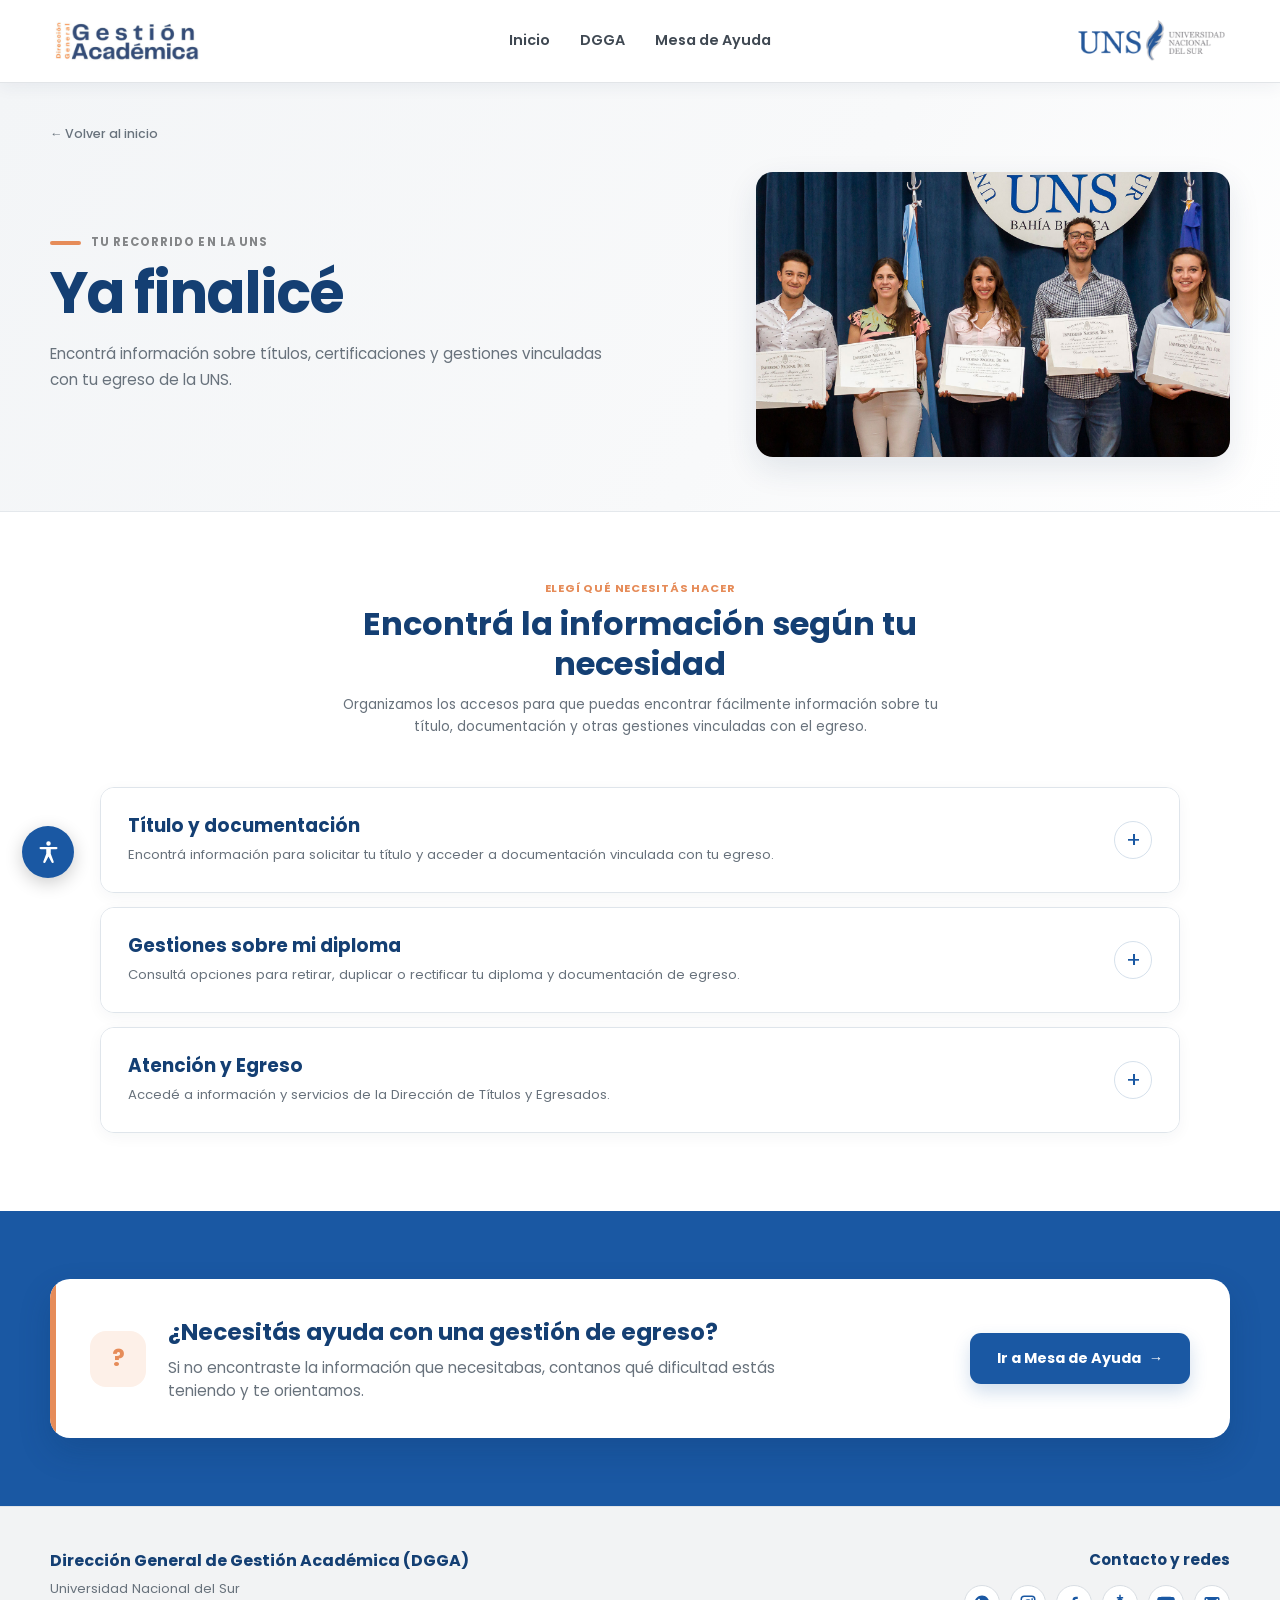
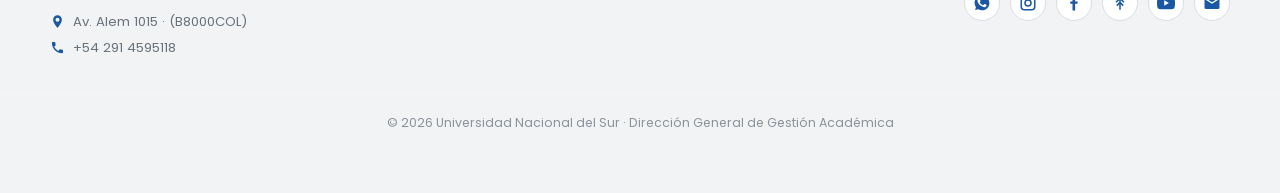
<file: egreso.html>
<!DOCTYPE html>
<html lang="es">

<head>
  <meta charset="UTF-8">

  <meta name="viewport" content="width=device-width, initial-scale=1.0">

  <!-- SEO -->
  <title>Títulos y egreso | Universidad Nacional del Sur</title>

  <meta name="description"
    content="Información sobre títulos y egreso en la Universidad Nacional del Sur: diplomas, certificaciones, documentación, colaciones y gestiones para graduados.">

  <meta name="robots" content="index, follow">

  <!-- OPEN GRAPH -->
  <meta property="og:type" content="website">

  <meta property="og:title" content="Títulos y egreso | Universidad Nacional del Sur">

  <meta property="og:description"
    content="Encontrá información sobre títulos, diplomas, certificaciones y gestiones vinculadas con el egreso de la Universidad Nacional del Sur.">

  <meta property="og:locale" content="es_AR">

  <meta property="og:site_name" content="Dirección General de Gestión Académica | Universidad Nacional del Sur">

  <!--
    Agregar cuando esté definida la URL institucional definitiva:

    <link rel="canonical" href="URL-DEFINITIVA">

    <meta property="og:url" content="URL-DEFINITIVA">

    <meta property="og:image" content="URL-ABSOLUTA-DE-LA-IMAGEN">
  -->

  <!-- FUENTE -->
  <link rel="preconnect" href="https://fonts.googleapis.com">
  <link rel="preconnect" href="https://fonts.gstatic.com" crossorigin>

  <link href="https://fonts.googleapis.com/css2?family=Poppins:wght@400;500;600;700&display=swap" rel="stylesheet">

  <!-- ESTILOS -->
  <link rel="stylesheet" href="styles.css">
  <link rel="stylesheet" href="egreso.css">
  <link rel="stylesheet" href="accessibility.css">
</head>

<body>

  <!-- =========================
       HEADER
  ========================== -->

  <header class="header">

    <div class="container header__inner">

      <a href="index.html" class="brand">
        <img src="img/logo-dgga.png" alt="Dirección General de Gestión Académica" class="logo logo--dgga">
      </a>

      <nav class="nav" id="main-nav" aria-label="Navegación principal">

        <a href="index.html">
          Inicio
        </a>

        <a href="dgga.html">
          DGGA
        </a>

        <a href="mesa-ayuda.html">
          Mesa de Ayuda
        </a>

      </nav>

      <div class="header__right">

        <a href="https://www.uns.edu.ar/" target="_blank" rel="noopener noreferrer"
          aria-label="Ir al sitio web de la Universidad Nacional del Sur">

          <img src="img/logo-uns.png" alt="Universidad Nacional del Sur" class="logo logo--uns">

        </a>

        <button class="menu-button" type="button" aria-label="Abrir menú" aria-controls="main-nav"
          aria-expanded="false">
          ☰
        </button>

      </div>

    </div>

  </header>


  <main>

    <!-- =========================
         HERO
    ========================== -->

    <section class="journey-hero">

      <div class="container">

        <a href="index.html" class="journey-back">
          ← Volver al inicio
        </a>

        <div class="journey-hero__layout">

          <div class="journey-hero__content">

            <p class="journey-hero__label">
              Tu recorrido en la UNS
            </p>

            <h1>
              Ya finalicé
            </h1>

            <p class="journey-hero__description">
              Encontrá información sobre títulos, certificaciones y gestiones vinculadas con tu egreso de la UNS.
            </p>

          </div>

          <div class="journey-hero__image">

            <img src="img/finalice.jpg" alt="Universidad Nacional del Sur">

          </div>

        </div>

      </div>

    </section>


    <!-- =========================
         OPCIONES DE EGRESO
    ========================== -->

    <section class="graduate-section">

      <div class="container">

        <div class="graduate-heading">

          <p class="graduate-heading__eyebrow">
            Elegí qué necesitás hacer
          </p>

          <h2>
            Encontrá la información según tu necesidad
          </h2>

          <p>
            Organizamos los accesos para que puedas encontrar fácilmente información sobre tu título, documentación y
            otras gestiones vinculadas con el egreso.
          </p>

        </div>


        <!-- =========================
             ACORDEÓN
        ========================== -->

        <div class="graduate-accordion">


          <!-- =========================
               TÍTULO Y DOCUMENTACIÓN
          ========================== -->

          <section class="graduate-group">

            <button class="graduate-group__toggle" type="button" aria-expanded="false"
              aria-controls="egreso-titulo">

              <span class="graduate-group__toggle-content">

                <strong>
                  Título y documentación
                </strong>

                <span>
                  Encontrá información para solicitar tu título y acceder a documentación vinculada con tu egreso.
                </span>

              </span>

              <span class="graduate-group__toggle-icon" aria-hidden="true">
                +
              </span>

            </button>


            <div class="graduate-group__content" id="egreso-titulo" hidden>

              <div class="graduate-grid">


                <!-- TÍTULO DE PREGRADO, GRADO E INTERMEDIO -->

                <a class="graduate-card"
                  href="https://www.uns.edu.ar/contenidos/442/1312#pregrado,-grado-e-intermedio-de-grado"
                  target="_blank" rel="noopener noreferrer">

                  <span class="graduate-card__number">
                    01
                  </span>

                  <div class="graduate-card__content">

                    <h3>
                      Título de pregrado, grado e intermedio de grado
                    </h3>

                    <p>
                      Consultá la información para iniciar la solicitud de tu título de pregrado, grado o intermedio de
                      grado.
                    </p>

                  </div>

                  <span class="graduate-card__action">
                    Ver información →
                  </span>

                </a>


                <!-- TÍTULO DE POSGRADO -->

                <a class="graduate-card" href="https://www.uns.edu.ar/contenidos/442/1303#titulo-de-posgrado:"
                  target="_blank" rel="noopener noreferrer">

                  <span class="graduate-card__number">
                    02
                  </span>

                  <div class="graduate-card__content">

                    <h3>
                      Título de posgrado
                    </h3>

                    <p>
                      Encontrá la información necesaria para solicitar tu título de posgrado.
                    </p>

                  </div>

                  <span class="graduate-card__action">
                    Ver información →
                  </span>

                </a>


                <!-- SUPLEMENTO AL TÍTULO -->

                <a class="graduate-card" href="https://www.uns.edu.ar/contenidos/442/1305#suplemento-al-titulo"
                  target="_blank" rel="noopener noreferrer">

                  <span class="graduate-card__number">
                    03
                  </span>

                  <div class="graduate-card__content">

                    <h3>
                      Suplemento al título
                    </h3>

                    <p>
                      Consultá cómo solicitar el suplemento al título y la documentación correspondiente.
                    </p>

                  </div>

                  <span class="graduate-card__action">
                    Ver información →
                  </span>

                </a>


                <!-- IDENTIDAD DE GÉNERO -->

                <a class="graduate-card"
                  href="https://www.uns.edu.ar/contenidos/442/1304#diploma-conforme-identidad-de-genero" target="_blank"
                  rel="noopener noreferrer">

                  <span class="graduate-card__number">
                    04
                  </span>

                  <div class="graduate-card__content">

                    <h3>
                      Diploma conforme a identidad de género
                    </h3>

                    <p>
                      Encontrá información para solicitar la adecuación del diploma conforme a tu identidad de género.
                    </p>

                  </div>

                  <span class="graduate-card__action">
                    Ver información →
                  </span>

                </a>


                <!-- CERTIFICACIONES -->

                <a class="graduate-card" href="https://www.uns.edu.ar/contenidos/39/1377#soy-graduado" target="_blank"
                  rel="noopener noreferrer">

                  <span class="graduate-card__number">
                    05
                  </span>

                  <div class="graduate-card__content">

                    <h3>
                      Certificaciones
                    </h3>

                    <p>
                      Consultá información sobre certificaciones y documentación disponible para graduados.
                    </p>

                  </div>

                  <span class="graduate-card__action">
                    Ver información →
                  </span>

                </a>


              </div>

            </div>

          </section>


          <!-- =========================
               GESTIONES SOBRE MI DIPLOMA
          ========================== -->

          <section class="graduate-group">

            <button class="graduate-group__toggle" type="button" aria-expanded="false"
              aria-controls="egreso-diploma">

              <span class="graduate-group__toggle-content">

                <strong>
                  Gestiones sobre mi diploma
                </strong>

                <span>
                  Consultá opciones para retirar, duplicar o rectificar tu diploma y documentación de egreso.
                </span>

              </span>

              <span class="graduate-group__toggle-icon" aria-hidden="true">
                +
              </span>

            </button>


            <div class="graduate-group__content" id="egreso-diploma" hidden>

              <div class="graduate-grid">


                <!-- RETIRO DE DIPLOMA -->

                <a class="graduate-card"
                  href="http://uns.edu.ar/contenidos/442/403#retiro-de-diploma-por-poder-y-juramento-anticipado"
                  target="_blank" rel="noopener noreferrer">

                  <span class="graduate-card__number">
                    01
                  </span>

                  <div class="graduate-card__content">

                    <h3>
                      Retiro de diploma por poder y juramento anticipado
                    </h3>

                    <p>
                      Consultá las opciones y requisitos para el retiro del diploma por poder o el juramento anticipado.
                    </p>

                  </div>

                  <span class="graduate-card__action">
                    Ver información →
                  </span>

                </a>


                <!-- DUPLICADO DE DIPLOMA -->

                <a class="graduate-card" href="https://www.uns.edu.ar/contenidos/442/1307#duplicado-de-diploma"
                  target="_blank" rel="noopener noreferrer">

                  <span class="graduate-card__number">
                    02
                  </span>

                  <div class="graduate-card__content">

                    <h3>
                      Duplicado de diploma
                    </h3>

                    <p>
                      Encontrá información para solicitar un duplicado de tu diploma.
                    </p>

                  </div>

                  <span class="graduate-card__action">
                    Ver información →
                  </span>

                </a>


                <!-- RECTIFICACIÓN -->

                <a class="graduate-card"
                  href="http://uns.edu.ar/contenidos/442/1309#rectificacion-de-diploma-y-certificado-analitico-de-egreso"
                  target="_blank" rel="noopener noreferrer">

                  <span class="graduate-card__number">
                    03
                  </span>

                  <div class="graduate-card__content">

                    <h3>
                      Rectificación de diploma y certificado analítico
                    </h3>

                    <p>
                      Consultá cómo solicitar la rectificación de datos en tu diploma o certificado analítico de egreso.
                    </p>

                  </div>

                  <span class="graduate-card__action">
                    Ver información →
                  </span>

                </a>


                <!-- CERTIFICACIÓN DE DIPLOMA Y CERTIFICADO ANALÍTICO -->

                <a class="graduate-card"
                  href="https://www.uns.edu.ar/contenidos/105/472#certificacion-de-diploma-y-certificado-analitico"
                  target="_blank" rel="noopener noreferrer">

                  <span class="graduate-card__number">
                    04
                  </span>

                  <div class="graduate-card__content">

                    <h3>
                      Certificación de diploma y certificado analítico
                    </h3>

                    <p>
                      Consultá la información para solicitar la certificación de tu diploma y certificado analítico.
                    </p>

                  </div>

                  <span class="graduate-card__action">
                    Ver información →
                  </span>

                </a>


              </div>

            </div>

          </section>


          <!-- =========================
               ATENCIÓN Y EGRESO
          ========================== -->

          <section class="graduate-group">

            <button class="graduate-group__toggle" type="button" aria-expanded="false"
              aria-controls="egreso-atencion">

              <span class="graduate-group__toggle-content">

                <strong>
                  Atención y Egreso
                </strong>

                <span>
                  Accedé a información y servicios de la Dirección de Títulos y Egresados.
                </span>

              </span>

              <span class="graduate-group__toggle-icon" aria-hidden="true">
                +
              </span>

            </button>


            <div class="graduate-group__content" id="egreso-atencion" hidden>

              <div class="graduate-grid">


                <!-- COLACIONES -->

                <a class="graduate-card" href="https://servicios.uns.edu.ar/colaciones/menu_colacion.asp"
                  target="_blank" rel="noopener noreferrer">

                  <span class="graduate-card__number">
                    01
                  </span>

                  <div class="graduate-card__content">

                    <h3>
                      Colaciones
                    </h3>

                    <p>
                      Consultá la información disponible sobre los actos de colación de la UNS.
                    </p>

                  </div>

                  <span class="graduate-card__action">
                    Ver información →
                  </span>

                </a>


                <!-- ATENCIÓN PRESENCIAL -->

                <a class="graduate-card" href="https://www.uns.edu.ar/contenidos/442/1001" target="_blank"
                  rel="noopener noreferrer">

                  <span class="graduate-card__number">
                    02
                  </span>

                  <div class="graduate-card__content">

                    <h3>
                      Atención presencial
                    </h3>

                    <p>
                      Consultá la información disponible para solicitar atención presencial.
                    </p>

                  </div>

                  <span class="graduate-card__action">
                    Ver información →
                  </span>

                </a>


                <!-- DIRECCIÓN DE TÍTULOS Y EGRESADOS -->

                <a class="graduate-card" href="https://www.uns.edu.ar/contenidos/442/1301#nuestra-direccion"
                  target="_blank" rel="noopener noreferrer">

                  <span class="graduate-card__number">
                    03
                  </span>

                  <div class="graduate-card__content">

                    <h3>
                      Dirección de Títulos y Egresados
                    </h3>

                    <p>
                      Accedé al sitio oficial de la Dirección y encontrá información sobre sus trámites y servicios.
                    </p>

                  </div>

                  <span class="graduate-card__action">
                    Ver información →
                  </span>

                </a>


              </div>

            </div>

          </section>


        </div>

      </div>

    </section>


    <!-- =========================
         MESA DE AYUDA
    ========================== -->

    <section class="help-section" id="mesa-ayuda">

      <div class="container">

        <div class="help-box">

          <div class="help-box__content">

            <div class="help-box__icon">
              ?
            </div>

            <div>

              <h2>
                ¿Necesitás ayuda con una gestión de egreso?
              </h2>

              <p>
                Si no encontraste la información que necesitabas, contanos qué dificultad estás teniendo y te
                orientamos.
              </p>

            </div>

          </div>

          <a href="mesa-ayuda.html?etapa=egreso" class="help-button">

            Ir a Mesa de Ayuda

            <span>
              →
            </span>

          </a>

        </div>

      </div>

    </section>

  </main>


  <!-- =========================
       FOOTER
  ========================== -->

  <footer class="footer">

    <div class="container footer__inner">

      <div class="footer__info">

        <h2>
          Dirección General de Gestión Académica (DGGA)
        </h2>

        <p class="footer__university">
          Universidad Nacional del Sur
        </p>

        <p class="footer__data">

          <svg viewBox="0 0 24 24" aria-hidden="true">
            <path
              d="M12 2a7 7 0 0 0-7 7c0 5.2 7 13 7 13s7-7.8 7-13a7 7 0 0 0-7-7Zm0 10.2A3.2 3.2 0 1 1 12 5.8a3.2 3.2 0 0 1 0 6.4Z" />
          </svg>

          <span>
            Av. Alem 1015 · (B8000COL)
          </span>

        </p>

        <p class="footer__data">

          <svg viewBox="0 0 24 24" aria-hidden="true">
            <path
              d="M6.6 10.8a15.3 15.3 0 0 0 6.6 6.6l2.2-2.2c.3-.3.7-.4 1-.3 1.1.4 2.2.6 3.4.6.6 0 1 .4 1 1V20c0 .6-.4 1-1 1C10.5 21 3 13.5 3 4.2c0-.6.4-1 1-1h3.5c.6 0 1 .4 1 1 0 1.2.2 2.3.6 3.4.1.4 0 .8-.3 1l-2.2 2.2Z" />
          </svg>

          <span>
            +54 291 4595118
          </span>

        </p>

      </div>


      <div class="footer__contact">

        <p class="footer__title">
          Contacto y redes
        </p>

        <div class="footer__socials">


          <!-- WHATSAPP -->

          <a href="https://api.whatsapp.com/send?phone=542915063774" class="social-link" target="_blank"
            rel="noopener noreferrer" aria-label="WhatsApp Soy Alumno UNS" title="WhatsApp">

            <svg viewBox="0 0 24 24" aria-hidden="true">
              <path
                d="M17.472 14.382c-.297-.149-1.758-.867-2.03-.967-.273-.099-.471-.148-.67.15-.198.297-.767.966-.94 1.164-.173.198-.347.223-.644.074-.297-.149-1.255-.462-2.39-1.475-.883-.788-1.48-1.761-1.653-2.059-.173-.297-.018-.458.13-.606.134-.133.298-.347.446-.52.149-.174.198-.298.298-.497.099-.198.05-.371-.025-.52-.075-.149-.669-1.612-.916-2.207-.242-.579-.487-.5-.669-.51-.173-.009-.371-.011-.57-.011-.198 0-.52.074-.792.372-.272.297-1.04 1.016-1.04 2.479s1.065 2.876 1.213 3.074c.149.198 2.095 3.2 5.076 4.487.709.306 1.262.489 1.693.625.712.226 1.36.194 1.872.118.571-.085 1.758-.719 2.006-1.413.248-.694.248-1.289.173-1.413-.074-.124-.272-.198-.57-.347M12.004 21.785h-.004a9.87 9.87 0 0 1-5.031-1.378l-.361-.214-3.741.981.998-3.648-.235-.374a9.86 9.86 0 0 1-1.51-5.26c.002-5.45 4.438-9.887 9.892-9.887 2.641.001 5.122 1.03 6.988 2.898a9.825 9.825 0 0 1 2.893 7.001c-.003 5.45-4.439 9.881-9.889 9.881" />
            </svg>

          </a>


          <!-- INSTAGRAM -->

          <a href="https://www.instagram.com/soyalumnouns" class="social-link" target="_blank" rel="noopener noreferrer"
            aria-label="Instagram Soy Alumno UNS" title="Instagram">

            <svg viewBox="0 0 24 24" aria-hidden="true">
              <path
                d="M7 2h10a5 5 0 0 1 5 5v10a5 5 0 0 1-5 5H7a5 5 0 0 1-5-5V7a5 5 0 0 1 5-5Zm0 2a3 3 0 0 0-3 3v10a3 3 0 0 0 3 3h10a3 3 0 0 0 3-3V7a3 3 0 0 0-3-3H7Zm10.5 1.5a1.25 1.25 0 1 1 0 2.5 1.25 1.25 0 0 1 0-2.5ZM12 7a5 5 0 1 1 0 10 5 5 0 0 1 0-10Zm0 2a3 3 0 1 0 0 6 3 3 0 0 0 0-6Z" />
            </svg>

          </a>


          <!-- FACEBOOK -->

          <a href="https://www.facebook.com/soyalumno.UNS/" class="social-link" target="_blank"
            rel="noopener noreferrer" aria-label="Facebook Soy Alumno UNS" title="Facebook">

            <svg viewBox="0 0 24 24" aria-hidden="true">
              <path
                d="M13.5 22v-9h3l.5-3h-3.5V8.1c0-.9.3-1.6 1.7-1.6H17V3.8c-.3 0-1.4-.1-2.6-.1-2.6 0-4.4 1.6-4.4 4.5V10H7v3h3v9h3.5Z" />
            </svg>

          </a>


          <!-- LINKTREE -->

          <a href="https://linktr.ee/gestionacademica" class="social-link" target="_blank" rel="noopener noreferrer"
            aria-label="Linktree Gestión Académica" title="Linktree">

            <svg viewBox="0 0 24 24" aria-hidden="true">
              <path
                d="M11 21v-7.2L8.5 16.3 7 14.8l4-4V8.3L7.5 11.8 6 10.3 10.3 6H7.8V4h3.2V1h2v3h3.2v2h-2.5l4.3 4.3-1.5 1.5L13 8.3v2.5l4 4-1.5 1.5-2.5-2.5V21Z" />
            </svg>

          </a>


          <!-- YOUTUBE -->

          <a href="https://www.youtube.com/@soyalumnoUNS" class="social-link" target="_blank" rel="noopener noreferrer"
            aria-label="YouTube Soy Alumno UNS" title="YouTube">

            <svg viewBox="0 0 24 24" aria-hidden="true">
              <path
                d="M23.5 6.2a3 3 0 0 0-2.1-2.1C19.5 3.6 12 3.6 12 3.6s-7.5 0-9.4.5A3 3 0 0 0 .5 6.2 31 31 0 0 0 0 12a31 31 0 0 0 .5 5.8 3 3 0 0 0 2.1 2.1c1.9.5 9.4.5 9.4.5s7.5 0 9.4-.5a3 3 0 0 0 2.1-2.1A31 31 0 0 0 24 12a31 31 0 0 0-.5-5.8ZM9.6 15.6V8.4l6.3 3.6-6.3 3.6Z" />
            </svg>

          </a>


          <!-- EMAIL -->

          <a href="mailto:comunicacion.dgga@uns.edu.ar" class="social-link"
            aria-label="Enviar correo electrónico a la DGGA" title="Correo electrónico">
            <svg viewBox="0 0 24 24" aria-hidden="true">
              <path
                d="M20 4H4a2 2 0 0 0-2 2v12a2 2 0 0 0 2 2h16a2 2 0 0 0 2-2V6a2 2 0 0 0-2-2Zm0 4-8 5-8-5V6l8 5 8-5v2Z" />
            </svg>
          </a>

        </div>

      </div>

    </div>

    <div class="footer__bottom">
      <div class="container">
        <p>
          © <span id="current-year"></span> Universidad Nacional del Sur · Dirección General de Gestión Académica
        </p>
      </div>
    </div>

  </footer>

  <!-- =========================
       MENÚ RESPONSIVE
  ========================== -->

  <script>

    const menuButton = document.querySelector(".menu-button");
    const navigation = document.querySelector(".nav");
    const navigationLinks = document.querySelectorAll(".nav a");

    function closeMenu() {

      navigation.classList.remove("nav--open");

      menuButton.setAttribute(
        "aria-expanded",
        "false"
      );

      menuButton.setAttribute(
        "aria-label",
        "Abrir menú"
      );

      menuButton.textContent = "☰";

    }


    menuButton.addEventListener(
      "click",
      function () {

        const isOpen =
          navigation.classList.toggle("nav--open");

        menuButton.setAttribute(
          "aria-expanded",
          isOpen
        );

        menuButton.setAttribute(
          "aria-label",
          isOpen
            ? "Cerrar menú"
            : "Abrir menú"
        );

        menuButton.textContent =
          isOpen
            ? "×"
            : "☰";

      }
    );


    navigationLinks.forEach(
      function (link) {

        link.addEventListener(
          "click",
          closeMenu
        );

      }
    );


    document.addEventListener(
      "keydown",
      function (event) {

        if (event.key === "Escape") {
          closeMenu();
        }

      }
    );


    window.addEventListener(
      "resize",
      function () {

        if (window.innerWidth > 640) {
          closeMenu();
        }

      }
    );

  </script>


  <!-- =========================
       SECCIONES DESPLEGABLES
  ========================== -->

  <script>

    const graduateGroups = document.querySelectorAll(".graduate-group");

    graduateGroups.forEach(function (group) {

      const button = group.querySelector(".graduate-group__toggle");
      const content = group.querySelector(".graduate-group__content");
      const icon = group.querySelector(".graduate-group__toggle-icon");

      button.addEventListener("click", function () {

        const isOpen = button.getAttribute("aria-expanded") === "true";

        graduateGroups.forEach(function (otherGroup) {

          const otherButton = otherGroup.querySelector(".graduate-group__toggle");
          const otherContent = otherGroup.querySelector(".graduate-group__content");
          const otherIcon = otherGroup.querySelector(".graduate-group__toggle-icon");

          otherButton.setAttribute("aria-expanded", "false");
          otherContent.hidden = true;
          otherIcon.textContent = "+";
          otherGroup.classList.remove("graduate-group--open");

        });

        if (!isOpen) {

          button.setAttribute("aria-expanded", "true");
          content.hidden = false;
          icon.textContent = "−";
          group.classList.add("graduate-group--open");

        }

      });

    });

  </script>

  <script>
    /* AÑO AUTOMÁTICO DEL FOOTER */

    const currentYear =
      document.getElementById("current-year");

    if (currentYear) {
      currentYear.textContent =
        new Date().getFullYear();
    }
  </script>

  <!-- MÓDULO DE ACCESIBILIDAD -->

  <script src="accessibility.js"></script>

</body>

</html>
</file>
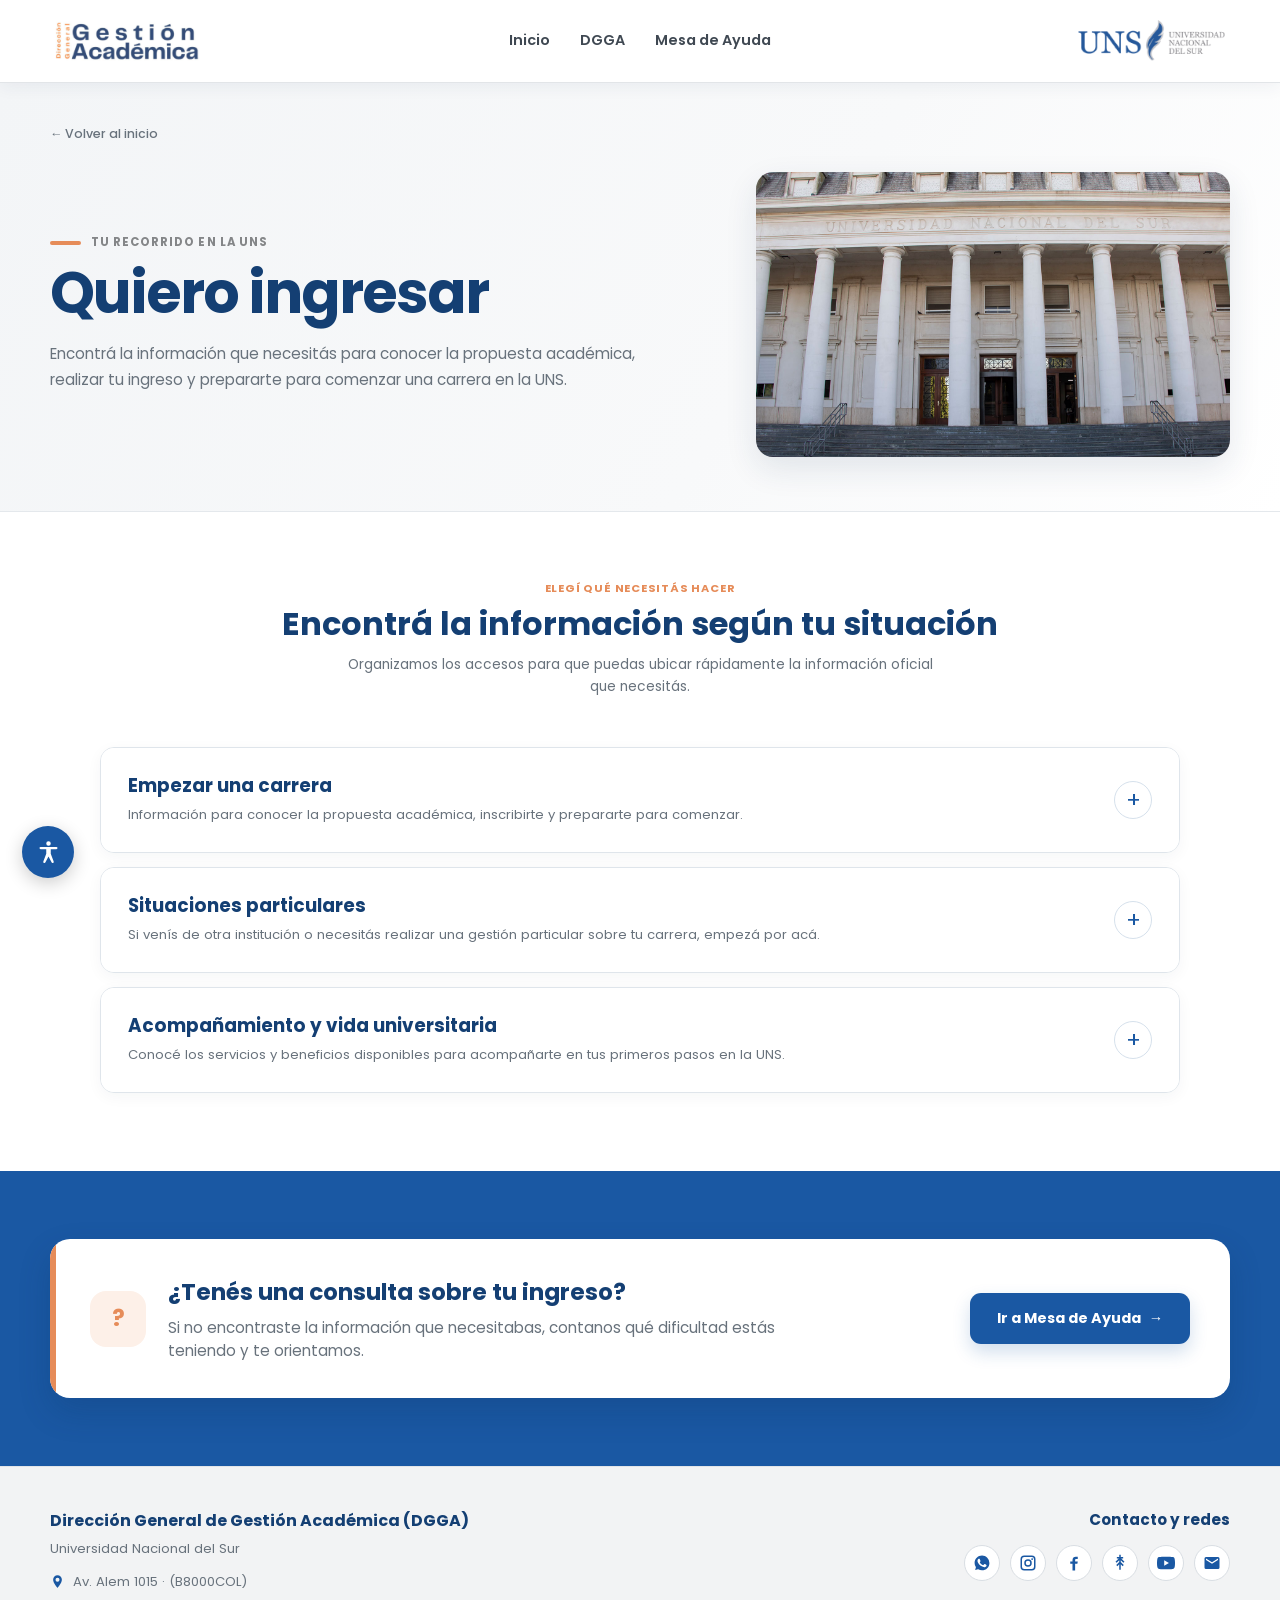
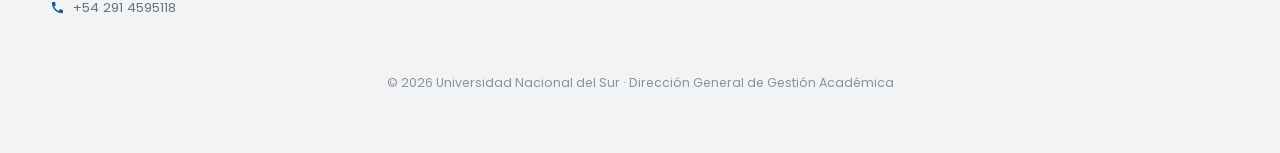
<file: ingreso.html>
<!DOCTYPE html>
<html lang="es">

<head>
  <meta charset="UTF-8">

  <meta name="viewport" content="width=device-width, initial-scale=1.0">

  <!-- SEO -->
  <title>Ingreso a la UNS | Universidad Nacional del Sur</title>

  <meta name="description"
    content="Información para ingresar a la Universidad Nacional del Sur: carreras, inscripción, requisitos, preparación para el ingreso y orientación para ingresantes.">

  <meta name="robots" content="index, follow">

  <!-- OPEN GRAPH -->
  <meta property="og:type" content="website">

  <meta property="og:title" content="Ingreso a la UNS | Universidad Nacional del Sur">

  <meta property="og:description"
    content="Encontrá información sobre carreras, inscripción, requisitos y preparación para comenzar una carrera en la Universidad Nacional del Sur.">

  <meta property="og:locale" content="es_AR">

  <meta property="og:site_name" content="Dirección General de Gestión Académica | Universidad Nacional del Sur">

  <!--
    Agregar cuando esté definida la URL institucional definitiva:

    <link rel="canonical" href="URL-DEFINITIVA">

    <meta property="og:url" content="URL-DEFINITIVA">

    <meta property="og:image" content="URL-ABSOLUTA-DE-LA-IMAGEN">
  -->

  <!-- FUENTE -->
  <link rel="preconnect" href="https://fonts.googleapis.com">
  <link rel="preconnect" href="https://fonts.gstatic.com" crossorigin>

  <link href="https://fonts.googleapis.com/css2?family=Poppins:wght@400;500;600;700&display=swap" rel="stylesheet">

  <!-- ESTILOS -->
  <link rel="stylesheet" href="styles.css">
  <link rel="stylesheet" href="ingreso.css">
  <link rel="stylesheet" href="accessibility.css">
</head>

<body>

  <!-- =========================
       HEADER
  ========================== -->

  <header class="header">

    <div class="container header__inner">

      <a href="index.html" class="brand">
        <img src="img/logo-dgga.png" alt="Dirección General de Gestión Académica" class="logo logo--dgga">
      </a>

      <nav class="nav" id="main-nav" aria-label="Navegación principal">

        <a href="index.html">
          Inicio
        </a>

        <a href="dgga.html">
          DGGA
        </a>

        <a href="mesa-ayuda.html">
          Mesa de Ayuda
        </a>

      </nav>

      <div class="header__right">

        <a href="https://www.uns.edu.ar/" target="_blank" rel="noopener noreferrer"
          aria-label="Ir al sitio web de la Universidad Nacional del Sur">

          <img src="img/logo-uns.png" alt="Universidad Nacional del Sur" class="logo logo--uns">

        </a>

        <button class="menu-button" type="button" aria-label="Abrir menú" aria-controls="main-nav"
          aria-expanded="false">
          ☰
        </button>

      </div>

    </div>

  </header>


  <main>

    <!-- =========================
         HERO
    ========================== -->

    <section class="journey-hero">

      <div class="container">

        <a href="index.html" class="journey-back">
          ← Volver al inicio
        </a>

        <div class="journey-hero__layout">

          <div class="journey-hero__content">

            <p class="journey-hero__label">
              Tu recorrido en la UNS
            </p>

            <h1>
              Quiero ingresar
            </h1>

            <p class="journey-hero__description">
              Encontrá la información que necesitás para conocer la propuesta académica, realizar tu ingreso y
              prepararte para comenzar una carrera en la UNS.
            </p>

          </div>

          <div class="journey-hero__image">

            <img src="img/hero-uns-1.jpg" alt="Universidad Nacional del Sur">

          </div>

        </div>

      </div>

    </section>


    <!-- =========================
         OPCIONES DE INGRESO
    ========================== -->

    <section class="entry-section">

      <div class="container">

        <div class="entry-heading">

          <p class="entry-heading__eyebrow">
            Elegí qué necesitás hacer
          </p>

          <h2>
            Encontrá la información según tu situación
          </h2>

          <p>
            Organizamos los accesos para que puedas ubicar rápidamente la información oficial que necesitás.
          </p>

        </div>


        <!-- =========================
             ACORDEÓN
        ========================== -->

        <div class="entry-accordion">


          <!-- =========================
               EMPEZAR UNA CARRERA
          ========================== -->

          <section class="entry-group">

            <button class="entry-group__toggle" type="button" aria-expanded="false"
              aria-controls="ingreso-empezar">

              <span class="entry-group__toggle-content">

                <strong>
                  Empezar una carrera
                </strong>

                <span>
                  Información para conocer la propuesta académica, inscribirte y prepararte para comenzar.
                </span>

              </span>

              <span class="entry-group__toggle-icon" aria-hidden="true">
                +
              </span>

            </button>


            <div class="entry-group__content" id="ingreso-empezar" hidden>

              <div class="entry-grid">


                <a class="entry-card" href="https://www.uns.edu.ar/ingreso/carreras/carreras-oferta" target="_blank"
                  rel="noopener noreferrer">

                  <span class="entry-card__number">
                    01
                  </span>

                  <div class="entry-card__content">

                    <h3>
                      Conocer las carreras
                    </h3>

                    <p>
                      Explorá las carreras de grado y pregrado que ofrece la Universidad Nacional del Sur.
                    </p>

                  </div>

                  <span class="entry-card__action">
                    Ver información →
                  </span>

                </a>


                <a class="entry-card" href="https://www.uns.edu.ar/ingreso" target="_blank" rel="noopener noreferrer">

                  <span class="entry-card__number">
                    02
                  </span>

                  <div class="entry-card__content">

                    <h3>
                      Quiero inscribirme
                    </h3>

                    <p>
                      Consultá la información oficial sobre inscripción, requisitos y fechas de ingreso.
                    </p>

                  </div>

                  <span class="entry-card__action">
                    Ver información →
                  </span>

                </a>


                <a class="entry-card" href="https://www.uns.edu.ar/ingreso/info/ingreso_requisitos-academicos"
                  target="_blank" rel="noopener noreferrer">

                  <span class="entry-card__number">
                    03
                  </span>

                  <div class="entry-card__content">

                    <h3>
                      Requisitos para ingresar
                    </h3>

                    <p>
                      Conocé los requisitos académicos y la documentación necesaria para realizar tu ingreso.
                    </p>

                  </div>

                  <span class="entry-card__action">
                    Ver información →
                  </span>

                </a>


                <a class="entry-card" href="https://www.uns.edu.ar/ingreso/nivelacion/nivelacion_mecanismo-nivelacion"
                  target="_blank" rel="noopener noreferrer">

                  <span class="entry-card__number">
                    04
                  </span>

                  <div class="entry-card__content">

                    <h3>
                      Prepararme para el ingreso
                    </h3>

                    <p>
                      Informate sobre el Programa de Acompañamiento a las Trayectorias Iniciales (ATI).
                    </p>

                  </div>

                  <span class="entry-card__action">
                    Ver información →
                  </span>

                </a>


                <a class="entry-card" href="https://www.uns.edu.ar/ingreso/info/ingreso_mayores25" target="_blank"
                  rel="noopener noreferrer">

                  <span class="entry-card__number">
                    05
                  </span>

                  <div class="entry-card__content">

                    <h3>
                      Mayores de 25 sin secundario completo
                    </h3>

                    <p>
                      Conocé la modalidad de ingreso para personas mayores de 25 años que no finalizaron el nivel
                      secundario.
                    </p>

                  </div>

                  <span class="entry-card__action">
                    Ver información →
                  </span>

                </a>


              </div>

            </div>

          </section>


          <!-- =========================
               SITUACIONES PARTICULARES
          ========================== -->

          <section class="entry-group">

            <button class="entry-group__toggle" type="button" aria-expanded="false"
              aria-controls="ingreso-particulares">

              <span class="entry-group__toggle-content">

                <strong>
                  Situaciones particulares
                </strong>

                <span>
                  Si venís de otra institución o necesitás realizar una gestión particular sobre tu carrera, empezá por
                  acá.
                </span>

              </span>

              <span class="entry-group__toggle-icon" aria-hidden="true">
                +
              </span>

            </button>


            <div class="entry-group__content" id="ingreso-particulares" hidden>

              <div class="entry-grid">


                <a class="entry-card" href="https://www.uns.edu.ar/contenidos/443/1313#nuestra-direccion:"
                  target="_blank" rel="noopener noreferrer">

                  <span class="entry-card__number">
                    01
                  </span>

                  <div class="entry-card__content">

                    <h3>
                      Vengo de otra universidad
                    </h3>

                    <p>
                      Consultá información sobre el reconocimiento de materias aprobadas en otra institución.
                    </p>

                  </div>

                  <span class="entry-card__action">
                    Ver información →
                  </span>

                </a>


                <a class="entry-card" href="https://www.uns.edu.ar/contenidos/443/documentos" target="_blank"
                  rel="noopener noreferrer">

                  <span class="entry-card__number">
                    02
                  </span>

                  <div class="entry-card__content">

                    <h3>
                      Pase de carrera
                    </h3>

                    <p>
                      Encontrá información para gestionar el pase de una carrera a otra dentro de la UNS.
                    </p>

                  </div>

                  <span class="entry-card__action">
                    Ver información →
                  </span>

                </a>


                <a class="entry-card" href="https://www.uns.edu.ar/contenidos/443/documentos" target="_blank"
                  rel="noopener noreferrer">

                  <span class="entry-card__number">
                    03
                  </span>

                  <div class="entry-card__content">

                    <h3>
                      Cursado paralelo
                    </h3>

                    <p>
                      Consultá la información para cursar simultáneamente más de una carrera en la UNS.
                    </p>

                  </div>

                  <span class="entry-card__action">
                    Ver información →
                  </span>

                </a>


              </div>

            </div>

          </section>

                    <!-- =========================
               ACOMPAÑAMIENTO Y VIDA UNIVERSITARIA
          ========================== -->

          <section class="entry-group">

            <button class="entry-group__toggle" type="button" aria-expanded="false"
              aria-controls="ingreso-acompanamiento">

              <span class="entry-group__toggle-content">

                <strong>
                  Acompañamiento y vida universitaria
                </strong>

                <span>
                  Conocé los servicios y beneficios disponibles para acompañarte en tus primeros pasos en la UNS.
                </span>

              </span>

              <span class="entry-group__toggle-icon" aria-hidden="true">
                +
              </span>

            </button>


            <div class="entry-group__content" id="ingreso-acompanamiento" hidden>

              <div class="entry-grid">


                <a class="entry-card" href="https://www.uns.edu.ar/ingreso/info/ingresantes-tutorias" target="_blank"
                  rel="noopener noreferrer">

                  <span class="entry-card__number">
                    01
                  </span>

                  <div class="entry-card__content">

                    <h3>
                      Tutorías
                    </h3>

                    <p>
                      Conocé los espacios de orientación y acompañamiento para ingresantes durante el primer año.
                    </p>

                  </div>

                  <span class="entry-card__action">
                    Ver información →
                  </span>

                </a>


                <a class="entry-card" href="https://uns.edu.ar/contenidos/24/83#inicio" target="_blank"
                  rel="noopener noreferrer">

                  <span class="entry-card__number">
                    02
                  </span>

                  <div class="entry-card__content">

                    <h3>
                      Bienestar Universitario
                    </h3>

                    <p>
                      Informate sobre becas, subsidios, residencias, comedor, salud, deportes y otros servicios.
                    </p>

                  </div>

                  <span class="entry-card__action">
                    Ver información →
                  </span>

                </a>


                <a class="entry-card"
                  href="https://www.uns.edu.ar/contenidos/39/1116#mesa-de-ayuda---boleto-universitario" target="_blank"
                  rel="noopener noreferrer">

                  <span class="entry-card__number">
                    03
                  </span>

                  <div class="entry-card__content">

                    <h3>
                      Boleto estudiantil
                    </h3>

                    <p>
                      Encontrá información y orientación para gestionar el boleto estudiantil universitario.
                    </p>

                  </div>

                  <span class="entry-card__action">
                    Ver información →
                  </span>

                </a>


                <a class="entry-card" href="https://www.uns.edu.ar/contenidos/408/464#contactos" target="_blank"
                  rel="noopener noreferrer">

                  <span class="entry-card__number">
                    04
                  </span>

                  <div class="entry-card__content">

                    <h3>
                      Discapacidad
                    </h3>

                    <p>
                      Consultá información y recomendaciones para la atención y acompañamiento de personas con
                      discapacidad.
                    </p>

                  </div>

                  <span class="entry-card__action">
                    Ver información →
                  </span>

                </a>


              </div>

            </div>

          </section>


        </div>

      </div>

    </section>


    <!-- =========================
         MESA DE AYUDA
    ========================== -->

    <section class="help-section" id="mesa-ayuda">

      <div class="container">

        <div class="help-box">

          <div class="help-box__content">

            <div class="help-box__icon">
              ?
            </div>

            <div>

              <h2>
                ¿Tenés una consulta sobre tu ingreso?
              </h2>

              <p>
                Si no encontraste la información que necesitabas, contanos qué dificultad estás teniendo y te
                orientamos.
              </p>

            </div>

          </div>

          <a href="mesa-ayuda.html?etapa=ingreso" class="help-button">

            Ir a Mesa de Ayuda

            <span>
              →
            </span>

          </a>

        </div>

      </div>

    </section>

  </main>


  <!-- =========================
       FOOTER
  ========================== -->

  <footer class="footer">

    <div class="container footer__inner">

      <div class="footer__info">

        <h2>
          Dirección General de Gestión Académica (DGGA)
        </h2>

        <p class="footer__university">
          Universidad Nacional del Sur
        </p>

        <p class="footer__data">

          <svg viewBox="0 0 24 24" aria-hidden="true">
            <path
              d="M12 2a7 7 0 0 0-7 7c0 5.2 7 13 7 13s7-7.8 7-13a7 7 0 0 0-7-7Zm0 10.2A3.2 3.2 0 1 1 12 5.8a3.2 3.2 0 0 1 0 6.4Z" />
          </svg>

          <span>
            Av. Alem 1015 · (B8000COL)
          </span>

        </p>

        <p class="footer__data">

          <svg viewBox="0 0 24 24" aria-hidden="true">
            <path
              d="M6.6 10.8a15.3 15.3 0 0 0 6.6 6.6l2.2-2.2c.3-.3.7-.4 1-.3 1.1.4 2.2.6 3.4.6.6 0 1 .4 1 1V20c0 .6-.4 1-1 1C10.5 21 3 13.5 3 4.2c0-.6.4-1 1-1h3.5c.6 0 1 .4 1 1 0 1.2.2 2.3.6 3.4.1.4 0 .8-.3 1l-2.2 2.2Z" />
          </svg>

          <span>
            +54 291 4595118
          </span>

        </p>

      </div>


      <div class="footer__contact">

        <p class="footer__title">
          Contacto y redes
        </p>

        <div class="footer__socials">


          <!-- WHATSAPP -->

          <a href="https://api.whatsapp.com/send?phone=542915063774" class="social-link" target="_blank"
            rel="noopener noreferrer" aria-label="WhatsApp Soy Alumno UNS" title="WhatsApp">

            <svg viewBox="0 0 24 24" aria-hidden="true">
              <path
                d="M17.472 14.382c-.297-.149-1.758-.867-2.03-.967-.273-.099-.471-.148-.67.15-.198.297-.767.966-.94 1.164-.173.198-.347.223-.644.074-.297-.149-1.255-.462-2.39-1.475-.883-.788-1.48-1.761-1.653-2.059-.173-.297-.018-.458.13-.606.134-.133.298-.347.446-.52.149-.174.198-.298.298-.497.099-.198.05-.371-.025-.52-.075-.149-.669-1.612-.916-2.207-.242-.579-.487-.5-.669-.51-.173-.009-.371-.011-.57-.011-.198 0-.52.074-.792.372-.272.297-1.04 1.016-1.04 2.479s1.065 2.876 1.213 3.074c.149.198 2.095 3.2 5.076 4.487.709.306 1.262.489 1.693.625.712.226 1.36.194 1.872.118.571-.085 1.758-.719 2.006-1.413.248-.694.248-1.289.173-1.413-.074-.124-.272-.198-.57-.347M12.004 21.785h-.004a9.87 9.87 0 0 1-5.031-1.378l-.361-.214-3.741.981.998-3.648-.235-.374a9.86 9.86 0 0 1-1.51-5.26c.002-5.45 4.438-9.887 9.892-9.887 2.641.001 5.122 1.03 6.988 2.898a9.825 9.825 0 0 1 2.893 7.001c-.003 5.45-4.439 9.881-9.889 9.881" />
            </svg>

          </a>


          <!-- INSTAGRAM -->

          <a href="https://www.instagram.com/soyalumnouns" class="social-link" target="_blank" rel="noopener noreferrer"
            aria-label="Instagram Soy Alumno UNS" title="Instagram">

            <svg viewBox="0 0 24 24" aria-hidden="true">
              <path
                d="M7 2h10a5 5 0 0 1 5 5v10a5 5 0 0 1-5 5H7a5 5 0 0 1-5-5V7a5 5 0 0 1 5-5Zm0 2a3 3 0 0 0-3 3v10a3 3 0 0 0 3 3h10a3 3 0 0 0 3-3V7a3 3 0 0 0-3-3H7Zm10.5 1.5a1.25 1.25 0 1 1 0 2.5 1.25 1.25 0 0 1 0-2.5ZM12 7a5 5 0 1 1 0 10 5 5 0 0 1 0-10Zm0 2a3 3 0 1 0 0 6 3 3 0 0 0 0-6Z" />
            </svg>

          </a>


          <!-- FACEBOOK -->

          <a href="https://www.facebook.com/soyalumno.UNS/" class="social-link" target="_blank"
            rel="noopener noreferrer" aria-label="Facebook Soy Alumno UNS" title="Facebook">

            <svg viewBox="0 0 24 24" aria-hidden="true">
              <path
                d="M13.5 22v-9h3l.5-3h-3.5V8.1c0-.9.3-1.6 1.7-1.6H17V3.8c-.3 0-1.4-.1-2.6-.1-2.6 0-4.4 1.6-4.4 4.5V10H7v3h3v9h3.5Z" />
            </svg>

          </a>


          <!-- LINKTREE -->

          <a href="https://linktr.ee/gestionacademica" class="social-link" target="_blank" rel="noopener noreferrer"
            aria-label="Linktree Gestión Académica" title="Linktree">

            <svg viewBox="0 0 24 24" aria-hidden="true">
              <path
                d="M11 21v-7.2L8.5 16.3 7 14.8l4-4V8.3L7.5 11.8 6 10.3 10.3 6H7.8V4h3.2V1h2v3h3.2v2h-2.5l4.3 4.3-1.5 1.5L13 8.3v2.5l4 4-1.5 1.5-2.5-2.5V21Z" />
            </svg>

          </a>


          <!-- YOUTUBE -->

          <a href="https://www.youtube.com/@soyalumnoUNS" class="social-link" target="_blank" rel="noopener noreferrer"
            aria-label="YouTube Soy Alumno UNS" title="YouTube">

            <svg viewBox="0 0 24 24" aria-hidden="true">
              <path
                d="M23.5 6.2a3 3 0 0 0-2.1-2.1C19.5 3.6 12 3.6 12 3.6s-7.5 0-9.4.5A3 3 0 0 0 .5 6.2 31 31 0 0 0 0 12a31 31 0 0 0 .5 5.8 3 3 0 0 0 2.1 2.1c1.9.5 9.4.5 9.4.5s7.5 0 9.4-.5a3 3 0 0 0 2.1-2.1A31 31 0 0 0 24 12a31 31 0 0 0-.5-5.8ZM9.6 15.6V8.4l6.3 3.6-6.3 3.6Z" />
            </svg>

          </a>


          <!-- EMAIL -->

          <a href="mailto:comunicacion.dgga@uns.edu.ar" class="social-link"
            aria-label="Enviar correo electrónico a la DGGA" title="Correo electrónico">

            <svg viewBox="0 0 24 24" aria-hidden="true">
              <path
                d="M20 4H4a2 2 0 0 0-2 2v12a2 2 0 0 0 2 2h16a2 2 0 0 0 2-2V6a2 2 0 0 0-2-2Zm0 4-8 5-8-5V6l8 5 8-5v2Z" />
            </svg>

          </a>

        </div>

      </div>

    </div>

    <div class="footer__bottom">
      <div class="container">
        <p>
          © <span id="current-year"></span> Universidad Nacional del Sur · Dirección General de Gestión Académica
        </p>
      </div>
    </div>


  </footer>

    <!-- =========================
       MENÚ RESPONSIVE
  ========================== -->

  <script>

    const menuButton = document.querySelector(".menu-button");
    const navigation = document.querySelector(".nav");
    const navigationLinks = document.querySelectorAll(".nav a");

    function closeMenu() {

      navigation.classList.remove("nav--open");

      menuButton.setAttribute(
        "aria-expanded",
        "false"
      );

      menuButton.setAttribute(
        "aria-label",
        "Abrir menú"
      );

      menuButton.textContent = "☰";

    }


    menuButton.addEventListener(
      "click",
      function () {

        const isOpen =
          navigation.classList.toggle("nav--open");

        menuButton.setAttribute(
          "aria-expanded",
          isOpen
        );

        menuButton.setAttribute(
          "aria-label",
          isOpen
            ? "Cerrar menú"
            : "Abrir menú"
        );

        menuButton.textContent =
          isOpen
            ? "×"
            : "☰";

      }
    );


    navigationLinks.forEach(
      function (link) {

        link.addEventListener(
          "click",
          closeMenu
        );

      }
    );


    document.addEventListener(
      "keydown",
      function (event) {

        if (event.key === "Escape") {
          closeMenu();
        }

      }
    );


    window.addEventListener(
      "resize",
      function () {

        if (window.innerWidth > 640) {
          closeMenu();
        }

      }
    );

  </script>


  <!-- =========================
       SECCIONES DESPLEGABLES
  ========================== -->

  <script>

    const entryGroups = document.querySelectorAll(".entry-group");

    entryGroups.forEach(function (group) {

      const button = group.querySelector(".entry-group__toggle");
      const content = group.querySelector(".entry-group__content");
      const icon = group.querySelector(".entry-group__toggle-icon");

      button.addEventListener("click", function () {

        const isOpen = button.getAttribute("aria-expanded") === "true";

        entryGroups.forEach(function (otherGroup) {

          const otherButton = otherGroup.querySelector(".entry-group__toggle");
          const otherContent = otherGroup.querySelector(".entry-group__content");
          const otherIcon = otherGroup.querySelector(".entry-group__toggle-icon");

          otherButton.setAttribute("aria-expanded", "false");
          otherContent.hidden = true;
          otherIcon.textContent = "+";
          otherGroup.classList.remove("entry-group--open");

        });

        if (!isOpen) {

          button.setAttribute("aria-expanded", "true");
          content.hidden = false;
          icon.textContent = "−";
          group.classList.add("entry-group--open");

        }

      });

    });

  </script>

  <script>
    /* AÑO AUTOMÁTICO DEL FOOTER */

    const currentYear =
      document.getElementById("current-year");

    if (currentYear) {
      currentYear.textContent =
        new Date().getFullYear();
    }
  </script>

  <!-- MÓDULO DE ACCESIBILIDAD -->

  <script src="accessibility.js"></script>

</body>

</html>
</file>
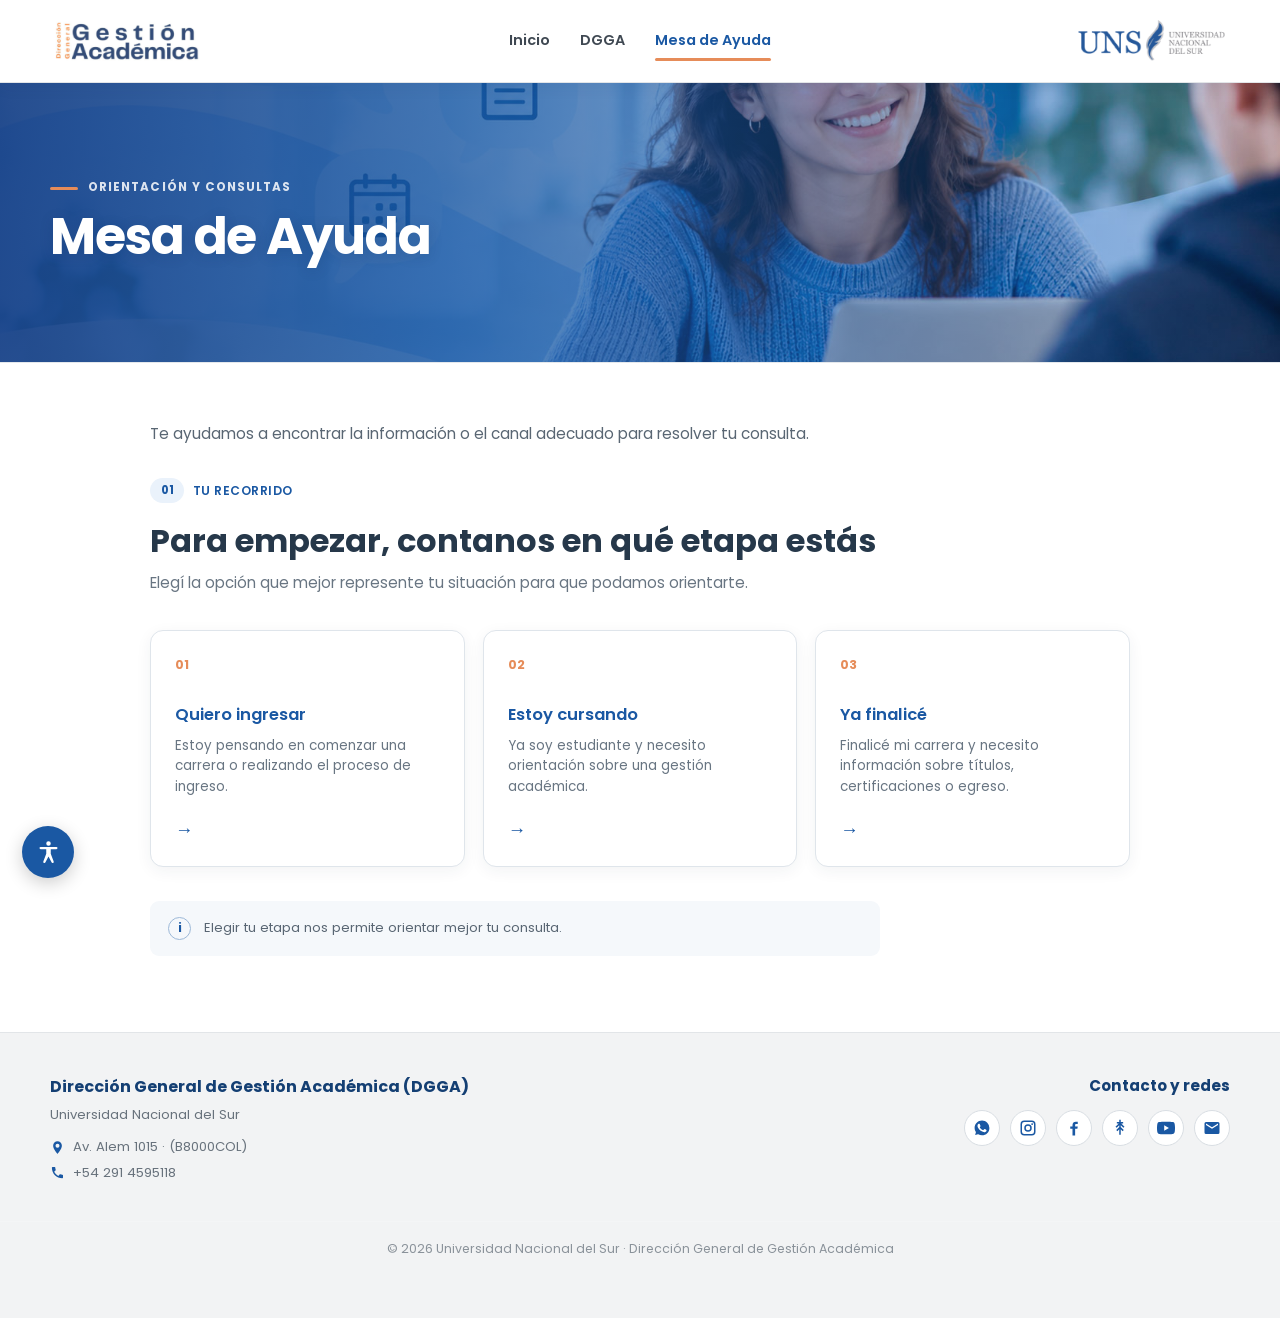
<file: mesa-ayuda.html>
<!DOCTYPE html>
<html lang="es">

<head>
  <meta charset="UTF-8">

  <meta name="viewport" content="width=device-width, initial-scale=1.0">

  <!-- SEO -->
  <title>Mesa de Ayuda Académica | Universidad Nacional del Sur</title>

  <meta name="description"
    content="Mesa de Ayuda de Gestión Académica de la Universidad Nacional del Sur. Realizá consultas sobre ingreso, cursado, trámites académicos, títulos y egreso.">

  <meta name="robots" content="index, follow">

  <!-- OPEN GRAPH -->
  <meta property="og:type" content="website">

  <meta property="og:title" content="Mesa de Ayuda Académica | Universidad Nacional del Sur">

  <meta property="og:description"
    content="Encontrá orientación y el canal adecuado para resolver consultas académicas sobre ingreso, cursado y egreso en la UNS.">

  <meta property="og:locale" content="es_AR">

  <meta property="og:site_name" content="Dirección General de Gestión Académica | Universidad Nacional del Sur">

  <!--
    Agregar cuando esté definida la URL institucional definitiva:

    <link rel="canonical" href="URL-DEFINITIVA">

    <meta property="og:url" content="URL-DEFINITIVA">

    <meta property="og:image" content="URL-ABSOLUTA-DE-LA-IMAGEN">
  -->

  <!-- FUENTE -->
  <link rel="preconnect" href="https://fonts.googleapis.com">
  <link rel="preconnect" href="https://fonts.gstatic.com" crossorigin>

  <link href="https://fonts.googleapis.com/css2?family=Poppins:wght@400;500;600;700&display=swap" rel="stylesheet">

  <!-- ESTILOS -->
  <link rel="stylesheet" href="styles.css">
  <link rel="stylesheet" href="mesa-ayuda.css">
  <link rel="stylesheet" href="accessibility.css">
</head>

<body>

  <!-- =========================
       HEADER
  ========================== -->

  <header class="header">
    <div class="container header__inner">

      <a href="index.html" class="brand">
        <img src="img/logo-dgga.png" alt="Dirección General de Gestión Académica" class="logo logo--dgga">
      </a>

      <nav class="nav" id="main-nav" aria-label="Navegación principal">
        <a href="index.html">Inicio</a>
        <a href="dgga.html">DGGA</a>
        <a href="mesa-ayuda.html" class="nav__current" aria-current="page">Mesa de Ayuda</a>
      </nav>

      <div class="header__right">

        <a href="https://www.uns.edu.ar/" class="header__uns-link" target="_blank" rel="noopener noreferrer"
          aria-label="Ir al sitio web de la Universidad Nacional del Sur">
          <img src="img/logo-uns.png" alt="Universidad Nacional del Sur" class="logo logo--uns">
        </a>

        <button class="menu-button" type="button" aria-label="Abrir menú" aria-controls="main-nav"
          aria-expanded="false">
          ☰
        </button>

      </div>

    </div>
  </header>


  <main>

    <!-- =========================
         HERO
    ========================== -->

    <section class="help-hero">

      <div class="help-hero__overlay"></div>

      <div class="container help-hero__content">
        <p class="help-hero__eyebrow">Orientación y consultas</p>
        <h1>Mesa de Ayuda</h1>
      </div>

    </section>


    <!-- =========================
         MESA DE AYUDA
    ========================== -->

    <section class="help-start">

      <div class="container help-start__container">

        <!-- =====================
             PASO 1 · ETAPA
        ====================== -->

        <div class="help-step" id="step-stage">

          <p class="help-start__intro">Te ayudamos a encontrar la información o el canal adecuado para resolver tu
            consulta.</p>

          <div class="help-progress">
            <span class="help-progress__number">01</span>
            <span class="help-progress__text">Tu recorrido</span>
          </div>

          <div class="help-start__heading">

            <h2>Para empezar, contanos en qué etapa estás</h2>

            <p>Elegí la opción que mejor represente tu situación para que podamos orientarte.</p>

          </div>


          <div class="help-options">

            <!-- INGRESO -->

            <button class="help-option" type="button" data-stage="ingreso">

              <span class="help-option__number">01</span>

              <span class="help-option__content">
                <strong>Quiero ingresar</strong>
                <span>Estoy pensando en comenzar una carrera o realizando el proceso de ingreso.</span>
              </span>

              <span class="help-option__arrow" aria-hidden="true">→</span>

            </button>


            <!-- CURSANDO -->

            <button class="help-option" type="button" data-stage="cursando">

              <span class="help-option__number">02</span>

              <span class="help-option__content">
                <strong>Estoy cursando</strong>
                <span>Ya soy estudiante y necesito orientación sobre una gestión académica.</span>
              </span>

              <span class="help-option__arrow" aria-hidden="true">→</span>

            </button>


            <!-- EGRESO -->

            <button class="help-option" type="button" data-stage="egreso">

              <span class="help-option__number">03</span>

              <span class="help-option__content">
                <strong>Ya finalicé</strong>
                <span>Finalicé mi carrera y necesito información sobre títulos, certificaciones o egreso.</span>
              </span>

              <span class="help-option__arrow" aria-hidden="true">→</span>

            </button>

          </div>


          <div class="help-start__note">

            <div class="help-start__note-icon" aria-hidden="true">i</div>

            <p>Elegir tu etapa nos permite orientar mejor tu consulta.</p>

          </div>

        </div>


        <!-- =====================
             PASO 2 · CONSULTA
        ====================== -->

        <div class="help-step" id="step-consultation" hidden>

          <div class="help-consultation__top">

            <button class="help-change-stage" id="change-stage" type="button">
              ← Cambiar etapa
            </button>

            <div class="help-stage-badge">
              <span class="help-stage-badge__label">Etapa</span>
              <strong class="help-selected-stage" id="selected-stage"></strong>
            </div>

          </div>


          <div class="help-progress">
            <span class="help-progress__number">02</span>
            <span class="help-progress__text">Tu consulta</span>
          </div>


          <div class="help-start__heading">

            <h2>Contanos qué necesitás</h2>

            <p>Completá tus datos y contanos qué dificultad estás teniendo para que podamos orientar tu consulta.</p>

          </div>


          <!-- FORMULARIO -->

          <form id="help-form" class="help-form">

            <div class="help-form__accent" aria-hidden="true"></div>

            <!-- DATOS INTERNOS PARA EL ENVÍO -->

            <input type="hidden" id="form-stage" name="Etapa">
            <input type="hidden" name="_subject" value="Nueva consulta - Mesa de Ayuda DGGA">
            <input type="hidden" name="_template" value="table">


            <!-- =========================
                 TUS DATOS
            ========================== -->

            <div class="help-form__section">

              <div class="help-form__section-heading">
                <p class="help-form__section-eyebrow">Tus datos</p>
                <h3>Datos de contacto</h3>
                <p>Los vamos a utilizar para identificar tu consulta y poder contactarte.</p>
              </div>


              <div class="help-form__data-grid">

                <!-- NOMBRE Y APELLIDO -->

                <div class="help-form__field">

                  <label for="full-name">
                    Nombre y apellido <span class="help-form__required-mark" aria-hidden="true">*</span>
                  </label>

                  <input type="text" id="full-name" name="Nombre y apellido" autocomplete="name"
                    placeholder="Ingresá tu nombre y apellido" required>

                </div>


                <!-- CORREO ELECTRÓNICO -->

                <div class="help-form__field">

                  <label for="email">
                    Correo electrónico <span class="help-form__required-mark" aria-hidden="true">*</span>
                  </label>

                  <input type="email" id="email" name="Correo electrónico" autocomplete="email"
                    placeholder="ejemplo@correo.com" required>

                </div>


                <!-- LEGAJO -->

                <div class="help-form__field">

                  <label for="student-id">
                    Legajo / Libreta Universitaria UNS
                    <span class="help-form__optional">Opcional</span>
                  </label>

                  <input type="text" id="student-id" name="Legajo / Libreta Universitaria" autocomplete="off"
                    inputmode="numeric" placeholder="Ingresá tu número de legajo">

                </div>


                <!-- TELÉFONO -->

                <div class="help-form__field">

                  <label for="phone">
                    Número de teléfono <span class="help-form__required-mark" aria-hidden="true">*</span>
                  </label>

                  <div class="help-form__phone">

                    <span class="help-form__phone-prefix" aria-hidden="true">+54</span>

                    <input type="tel" id="phone" name="Teléfono" autocomplete="tel-national" inputmode="tel"
                      placeholder="291 1234567" aria-label="Número de teléfono sin código de país" required>

                  </div>

                </div>

              </div>

            </div>


            <!-- =========================
                 TU CONSULTA
            ========================== -->

            <div class="help-form__section">

              <div class="help-form__section-heading">
                <p class="help-form__section-eyebrow">Tu consulta</p>
                <h3>¿Qué necesitás resolver?</h3>
                <p>Contanos el motivo de tu consulta y brindanos la información necesaria para poder orientarte.</p>
              </div>


              <!-- CAMPO 01 -->

              <div class="help-form__group">

                <div class="help-form__label-row">

                  <span class="help-form__number" aria-hidden="true">01</span>

                  <label for="reason">
                    ¿Con qué necesitás ayuda? <span class="help-form__required-mark" aria-hidden="true">*</span>
                  </label>

                </div>

                <div class="help-form__select-wrap">

                  <select id="reason" name="Motivo de la consulta" required>
                    <option value="" selected disabled>Seleccioná una opción</option>
                  </select>

                </div>

              </div>


              <!-- CAMPO 02 -->

              <div class="help-form__group">

                <div class="help-form__label-row">

                  <span class="help-form__number" aria-hidden="true">02</span>

                  <label for="consultation">
                    Contanos un poco más <span class="help-form__required-mark" aria-hidden="true">*</span>
                  </label>

                </div>

                <textarea id="consultation" name="Consulta" rows="6"
                  placeholder="Describí tu consulta con el detalle que consideres necesario..." required></textarea>

              </div>

            </div>


            <div class="help-form__footer">

              <p class="help-form__required" id="form-status" aria-live="polite"><span aria-hidden="true">*</span> Los
                campos indicados son obligatorios.</p>

              <button class="help-form__submit" id="submit-button" type="submit">
                Enviar consulta
                <span aria-hidden="true">→</span>
              </button>

            </div>

          </form>

        </div>

      </div>

    </section>

  </main>


  <!-- =========================
       FOOTER
  ========================== -->

  <footer class="footer">

    <div class="container footer__inner">

      <div class="footer__info">

        <h2>Dirección General de Gestión Académica (DGGA)</h2>

        <p class="footer__university">Universidad Nacional del Sur</p>

        <p class="footer__data">

          <svg viewBox="0 0 24 24" aria-hidden="true">
            <path
              d="M12 2a7 7 0 0 0-7 7c0 5.2 7 13 7 13s7-7.8 7-13a7 7 0 0 0-7-7Zm0 10.2A3.2 3.2 0 1 1 12 5.8a3.2 3.2 0 0 1 0 6.4Z" />
          </svg>

          <span>Av. Alem 1015 · (B8000COL)</span>

        </p>

        <p class="footer__data">

          <svg viewBox="0 0 24 24" aria-hidden="true">
            <path
              d="M6.6 10.8a15.3 15.3 0 0 0 6.6 6.6l2.2-2.2c.3-.3.7-.4 1-.3 1.1.4 2.2.6 3.4.6.6 0 1 .4 1 1V20c0 .6-.4 1-1 1C10.5 21 3 13.5 3 4.2c0-.6.4-1 1-1h3.5c.6 0 1 .4 1 1 0 1.2.2 2.3.6 3.4.1.4 0 .8-.3 1l-2.2 2.2Z" />
          </svg>

          <span>+54 291 4595118</span>

        </p>

      </div>


      <div class="footer__contact">

        <p class="footer__title">Contacto y redes</p>

        <div class="footer__socials">

          <!-- WHATSAPP -->

          <a href="https://api.whatsapp.com/send?phone=542915063774" class="social-link" target="_blank"
            rel="noopener noreferrer" aria-label="WhatsApp Soy Alumno UNS" title="WhatsApp">
            <svg viewBox="0 0 24 24" aria-hidden="true">
              <path
                d="M17.472 14.382c-.297-.149-1.758-.867-2.03-.967-.273-.099-.471-.148-.67.15-.198.297-.767.966-.94 1.164-.173.198-.347.223-.644.074-.297-.149-1.255-.462-2.39-1.475-.883-.788-1.48-1.761-1.653-2.059-.173-.297-.018-.458.13-.606.134-.133.298-.347.446-.52.149-.174.198-.298.298-.497.099-.198.05-.371-.025-.52-.075-.149-.669-1.612-.916-2.207-.242-.579-.487-.5-.669-.51-.173-.009-.371-.011-.57-.011-.198 0-.52.074-.792.372-.272.297-1.04 1.016-1.04 2.479s1.065 2.876 1.213 3.074c.149.198 2.095 3.2 5.076 4.487.709.306 1.262.489 1.693.625.712.226 1.36.194 1.872.118.571-.085 1.758-.719 2.006-1.413.248-.694.248-1.289.173-1.413-.074-.124-.272-.198-.57-.347M12.004 21.785h-.004a9.87 9.87 0 0 1-5.031-1.378l-.361-.214-3.741.981.998-3.648-.235-.374a9.86 9.86 0 0 1-1.51-5.26c.002-5.45 4.438-9.887 9.892-9.887 2.641.001 5.122 1.03 6.988 2.898a9.825 9.825 0 0 1 2.893 7.001c-.003 5.45-4.439 9.881-9.889 9.881" />
            </svg>
          </a>


          <!-- INSTAGRAM -->

          <a href="https://www.instagram.com/soyalumnouns" class="social-link" target="_blank" rel="noopener noreferrer"
            aria-label="Instagram Soy Alumno UNS" title="Instagram">
            <svg viewBox="0 0 24 24" aria-hidden="true">
              <path
                d="M7 2h10a5 5 0 0 1 5 5v10a5 5 0 0 1-5 5H7a5 5 0 0 1-5-5V7a5 5 0 0 1 5-5Zm0 2a3 3 0 0 0-3 3v10a3 3 0 0 0 3 3h10a3 3 0 0 0 3-3V7a3 3 0 0 0-3-3H7Zm10.5 1.5a1.25 1.25 0 1 1 0 2.5 1.25 1.25 0 0 1 0-2.5ZM12 7a5 5 0 1 1 0 10 5 5 0 0 1 0-10Zm0 2a3 3 0 1 0 0 6 3 3 0 0 0 0-6Z" />
            </svg>
          </a>


          <!-- FACEBOOK -->

          <a href="https://www.facebook.com/soyalumno.UNS/" class="social-link" target="_blank"
            rel="noopener noreferrer" aria-label="Facebook Soy Alumno UNS" title="Facebook">
            <svg viewBox="0 0 24 24" aria-hidden="true">
              <path
                d="M13.5 22v-9h3l.5-3h-3.5V8.1c0-.9.3-1.6 1.7-1.6H17V3.8c-.3 0-1.4-.1-2.6-.1-2.6 0-4.4 1.6-4.4 4.5V10H7v3h3v9h3.5Z" />
            </svg>
          </a>


          <!-- LINKTREE -->

          <a href="https://linktr.ee/gestionacademica" class="social-link" target="_blank" rel="noopener noreferrer"
            aria-label="Linktree Gestión Académica" title="Linktree">
            <svg viewBox="0 0 24 24" aria-hidden="true">
              <path
                d="M11 21v-7.2L8.5 16.3 7 14.8l4-4V8.3L7.5 11.8 6 10.3 10.3 6H7.8V4h3.2V1h2v3h3.2v2h-2.5l4.3 4.3-1.5 1.5L13 8.3v2.5l4 4-1.5 1.5-2.5-2.5V21Z" />
            </svg>
          </a>


          <!-- YOUTUBE -->

          <a href="https://www.youtube.com/@soyalumnoUNS" class="social-link" target="_blank" rel="noopener noreferrer"
            aria-label="YouTube Soy Alumno UNS" title="YouTube">
            <svg viewBox="0 0 24 24" aria-hidden="true">
              <path
                d="M23.5 6.2a3 3 0 0 0-2.1-2.1C19.5 3.6 12 3.6 12 3.6s-7.5 0-9.4.5A3 3 0 0 0 .5 6.2 31 31 0 0 0 0 12a31 31 0 0 0 .5 5.8 3 3 0 0 0 2.1 2.1c1.9.5 9.4.5 9.4.5s7.5 0 9.4-.5a3 3 0 0 0 2.1-2.1A31 31 0 0 0 24 12a31 31 0 0 0-.5-5.8ZM9.6 15.6V8.4l6.3 3.6-6.3 3.6Z" />
            </svg>
          </a>


          <!-- EMAIL -->

          <a href="mailto:comunicacion.dgga@uns.edu.ar" class="social-link"
            aria-label="Enviar correo electrónico a la DGGA" title="Correo electrónico">
            <svg viewBox="0 0 24 24" aria-hidden="true">
              <path
                d="M20 4H4a2 2 0 0 0-2 2v12a2 2 0 0 0 2 2h16a2 2 0 0 0 2-2V6a2 2 0 0 0-2-2Zm0 4-8 5-8-5V6l8 5 8-5v2Z" />
            </svg>
          </a>

        </div>

      </div>

    </div>

    <div class="footer__bottom">
      <div class="container">
        <p>
          © <span id="current-year"></span> Universidad Nacional del Sur · Dirección General de Gestión Académica
        </p>
      </div>
    </div>

  </footer>


  <!-- =========================
       MENÚ RESPONSIVE
  ========================== -->

  <script>

    const menuButton = document.querySelector(".menu-button");
    const navigation = document.querySelector(".nav");
    const navigationLinks = document.querySelectorAll(".nav a");

    function closeMenu() {
      navigation.classList.remove("nav--open");
      menuButton.setAttribute("aria-expanded", "false");
      menuButton.setAttribute("aria-label", "Abrir menú");
      menuButton.textContent = "☰";
    }

    menuButton.addEventListener("click", function () {

      const isOpen = navigation.classList.toggle("nav--open");

      menuButton.setAttribute("aria-expanded", isOpen);
      menuButton.setAttribute("aria-label", isOpen ? "Cerrar menú" : "Abrir menú");
      menuButton.textContent = isOpen ? "×" : "☰";

    });

    navigationLinks.forEach(function (link) {
      link.addEventListener("click", closeMenu);
    });

    document.addEventListener("keydown", function (event) {
      if (event.key === "Escape") {
        closeMenu();
      }
    });

    window.addEventListener("resize", function () {
      if (window.innerWidth > 640) {
        closeMenu();
      }
    });

  </script>


  <!-- =========================
       LÓGICA MESA DE AYUDA
  ========================== -->

  <script>

    const stageStep = document.getElementById("step-stage");
    const consultationStep = document.getElementById("step-consultation");
    const stageButtons = document.querySelectorAll("[data-stage]");
    const changeStageButton = document.getElementById("change-stage");
    const selectedStageText = document.getElementById("selected-stage");
    const reasonSelect = document.getElementById("reason");
    const helpForm = document.getElementById("help-form");
    const formStage = document.getElementById("form-stage");
    const formStatus = document.getElementById("form-status");
    const submitButton = document.getElementById("submit-button");


    /* =========================
       OPCIONES SEGÚN ETAPA
    ========================== */

    const stages = {

      ingreso: {

        label: "Quiero ingresar",

        email: "ingreso@uns.edu.ar",

        subject: "Nueva consulta - Mesa de Ayuda DGGA - Ingreso",

        reasons: [

          {
            value: "Tengo un problema con la inscripción o preinscripción",
            text: "Tengo un problema con la inscripción o preinscripción"
          },

          {
            value: "Tengo dudas sobre requisitos o documentación",
            text: "Tengo dudas sobre requisitos o documentación"
          },

          {
            value: "Tengo una consulta sobre el ingreso para mayores de 25",
            text: "Tengo una consulta sobre el ingreso para mayores de 25"
          },

          {
            value: "Vengo de otra universidad y necesito orientación",
            text: "Vengo de otra universidad y necesito orientación"
          },

          {
            value: "Tengo una consulta sobre ATI o actividades de ingreso",
            text: "Tengo una consulta sobre ATI o actividades de ingreso"
          },

          {
            value: "Tengo otro problema durante el proceso de ingreso",
            text: "Tengo otro problema durante el proceso de ingreso"
          },

          {
            value: "No encontré la información que necesito",
            text: "No encontré la información que necesito"
          },

          {
            value: "No sé dónde hacer mi consulta",
            text: "No sé dónde hacer mi consulta"
          }

        ]

      },


      cursando: {

        label: "Estoy cursando",

        email: "dgac@uns.edu.ar",

        subject: "Nueva consulta - Mesa de Ayuda DGGA - Cursando",

        reasons: [

          {
            value: "Tengo un problema con la inscripción a materias o exámenes",
            text: "Tengo un problema con la inscripción a materias o exámenes"
          },

          {
            value: "Tengo una consulta sobre la reinscripción anual",
            text: "Tengo una consulta sobre la reinscripción anual"
          },

          {
            value: "Necesito ayuda con un trámite académico durante la carrera",
            text: "Necesito ayuda con un trámite académico durante la carrera"
          },

          {
            value: "Tengo una consulta sobre certificaciones o constancias",
            text: "Tengo una consulta sobre certificaciones o constancias"
          },

          {
            value: "Tengo un problema con Guaraní3W",
            text: "Tengo un problema con Guaraní3W"
          },

          {
            value: "Tengo otro problema durante mi carrera",
            text: "Tengo otro problema durante mi carrera"
          },

          {
            value: "No encontré la información que necesito",
            text: "No encontré la información que necesito"
          },

          {
            value: "No sé dónde hacer mi consulta",
            text: "No sé dónde hacer mi consulta"
          }

        ]

      },


      egreso: {

        label: "Ya finalicé",

        email: "titulos@uns.edu.ar",

        subject: "Nueva consulta - Mesa de Ayuda DGGA - Egreso",

        reasons: [

          {
            value: "Necesito orientación para iniciar o gestionar mi título",
            text: "Necesito orientación para iniciar o gestionar mi título"
          },

          {
            value: "Ya solicité mi título y necesito consultar su estado",
            text: "Ya solicité mi título y necesito consultar su estado"
          },

          {
            value: "Necesito una certificación o documentación de egreso",
            text: "Necesito una certificación o documentación de egreso"
          },

          {
            value: "Tengo una consulta sobre colaciones",
            text: "Tengo una consulta sobre colaciones"
          },

          {
            value: "Necesito realizar otra gestión vinculada con mi egreso",
            text: "Necesito realizar otra gestión vinculada con mi egreso"
          },

          {
            value: "Tengo un problema al realizar una gestión de egreso",
            text: "Tengo un problema al realizar una gestión de egreso"
          },

          {
            value: "No encontré la información que necesito",
            text: "No encontré la información que necesito"
          },

          {
            value: "No sé dónde hacer mi consulta",
            text: "No sé dónde hacer mi consulta"
          }

        ]

      }

    };


    let currentStage = null;


    /* =========================
       ACTUALIZAR URL
    ========================== */

    function updateUrl(stage = null) {

      const url = stage
        ? `${window.location.pathname}?etapa=${encodeURIComponent(stage)}`
        : window.location.pathname;

      window.history.replaceState({}, "", url);

    }


    /* =========================
       SCROLL
    ========================== */

    function scrollToStep(step) {

      step.scrollIntoView({
        behavior: "smooth",
        block: "start"
      });

    }


    /* =========================
       CARGAR MOTIVOS
    ========================== */

    function loadReasons(stage) {

      const stageData = stages[stage];

      reasonSelect.innerHTML = "";

      const defaultOption = document.createElement("option");

      defaultOption.value = "";
      defaultOption.textContent = "Seleccioná una opción";
      defaultOption.disabled = true;
      defaultOption.selected = true;

      reasonSelect.appendChild(defaultOption);


      stageData.reasons.forEach(function (reason) {

        const option = document.createElement("option");

        option.value = reason.value;
        option.textContent = reason.text;

        reasonSelect.appendChild(option);

      });

    }


    /* =========================
       MOSTRAR CONSULTA
    ========================== */

    function showConsultation(stage) {

      if (!stages[stage]) {
        return;
      }

      currentStage = stage;

      helpForm.reset();
      loadReasons(stage);

      selectedStageText.textContent = stages[stage].label;
      formStage.value = stages[stage].label;

      formStatus.innerHTML = '<span aria-hidden="true">*</span> Los campos indicados son obligatorios.';

      stageStep.hidden = true;
      consultationStep.hidden = false;

      updateUrl(stage);

      scrollToStep(consultationStep);

    }


    /* =========================
       VOLVER A ELEGIR ETAPA
    ========================== */

    function showStageSelection() {

      currentStage = null;

      helpForm.reset();
      formStage.value = "";

      formStatus.innerHTML = '<span aria-hidden="true">*</span> Los campos indicados son obligatorios.';

      consultationStep.hidden = true;
      stageStep.hidden = false;

      updateUrl();

      scrollToStep(stageStep);

    }


    /* =========================
       EVENTOS DE ETAPA
    ========================== */

    stageButtons.forEach(function (button) {

      button.addEventListener("click", function () {
        showConsultation(button.dataset.stage);
      });

    });


    /* =========================
       CAMBIAR ETAPA
    ========================== */

    changeStageButton.addEventListener("click", showStageSelection);


    /* =========================
       ENVÍO A FORMSUBMIT
    ========================== */

    helpForm.addEventListener("submit", async function (event) {

      event.preventDefault();

      if (!currentStage || !stages[currentStage]) {
        return;
      }

      const originalButtonContent = submitButton.innerHTML;

      submitButton.disabled = true;
      submitButton.innerHTML = "Enviando...";
      formStatus.textContent = "Estamos enviando tu consulta...";

      try {

        const stageData = stages[currentStage];
        const formData = new FormData(helpForm);

        formData.set("_subject", stageData.subject);

        const response = await fetch(
          `https://formsubmit.co/ajax/${stageData.email}`,
          {
            method: "POST",
            body: formData,
            headers: {
              "Accept": "application/json"
            }
          }
        );

        if (!response.ok) {
          throw new Error("No se pudo enviar la consulta.");
        }

        const result = await response.json();

        if (result.success === false) {
          throw new Error("No se pudo enviar la consulta.");
        }

        helpForm.reset();

        formStage.value = stages[currentStage].label;
        loadReasons(currentStage);

        formStatus.textContent = "Tu consulta fue enviada correctamente.";

      } catch (error) {

        formStatus.textContent = "No pudimos enviar tu consulta. Por favor, intentá nuevamente.";

      } finally {

        submitButton.disabled = false;
        submitButton.innerHTML = originalButtonContent;

      }

    });


    /* =========================
       LEER ETAPA DESDE URL
    ========================== */

    const urlParams = new URLSearchParams(window.location.search);
    const stageFromUrl = urlParams.get("etapa");


    if (stages[stageFromUrl]) {
      showConsultation(stageFromUrl);
    }

  </script>
  <script>
    /* AÑO AUTOMÁTICO DEL FOOTER */

    const currentYear =
      document.getElementById("current-year");

    if (currentYear) {
      currentYear.textContent =
        new Date().getFullYear();
    }
  </script>

  <!-- MÓDULO DE ACCESIBILIDAD -->

  <script src="accessibility.js"></script>

</body>

</html>
</file>
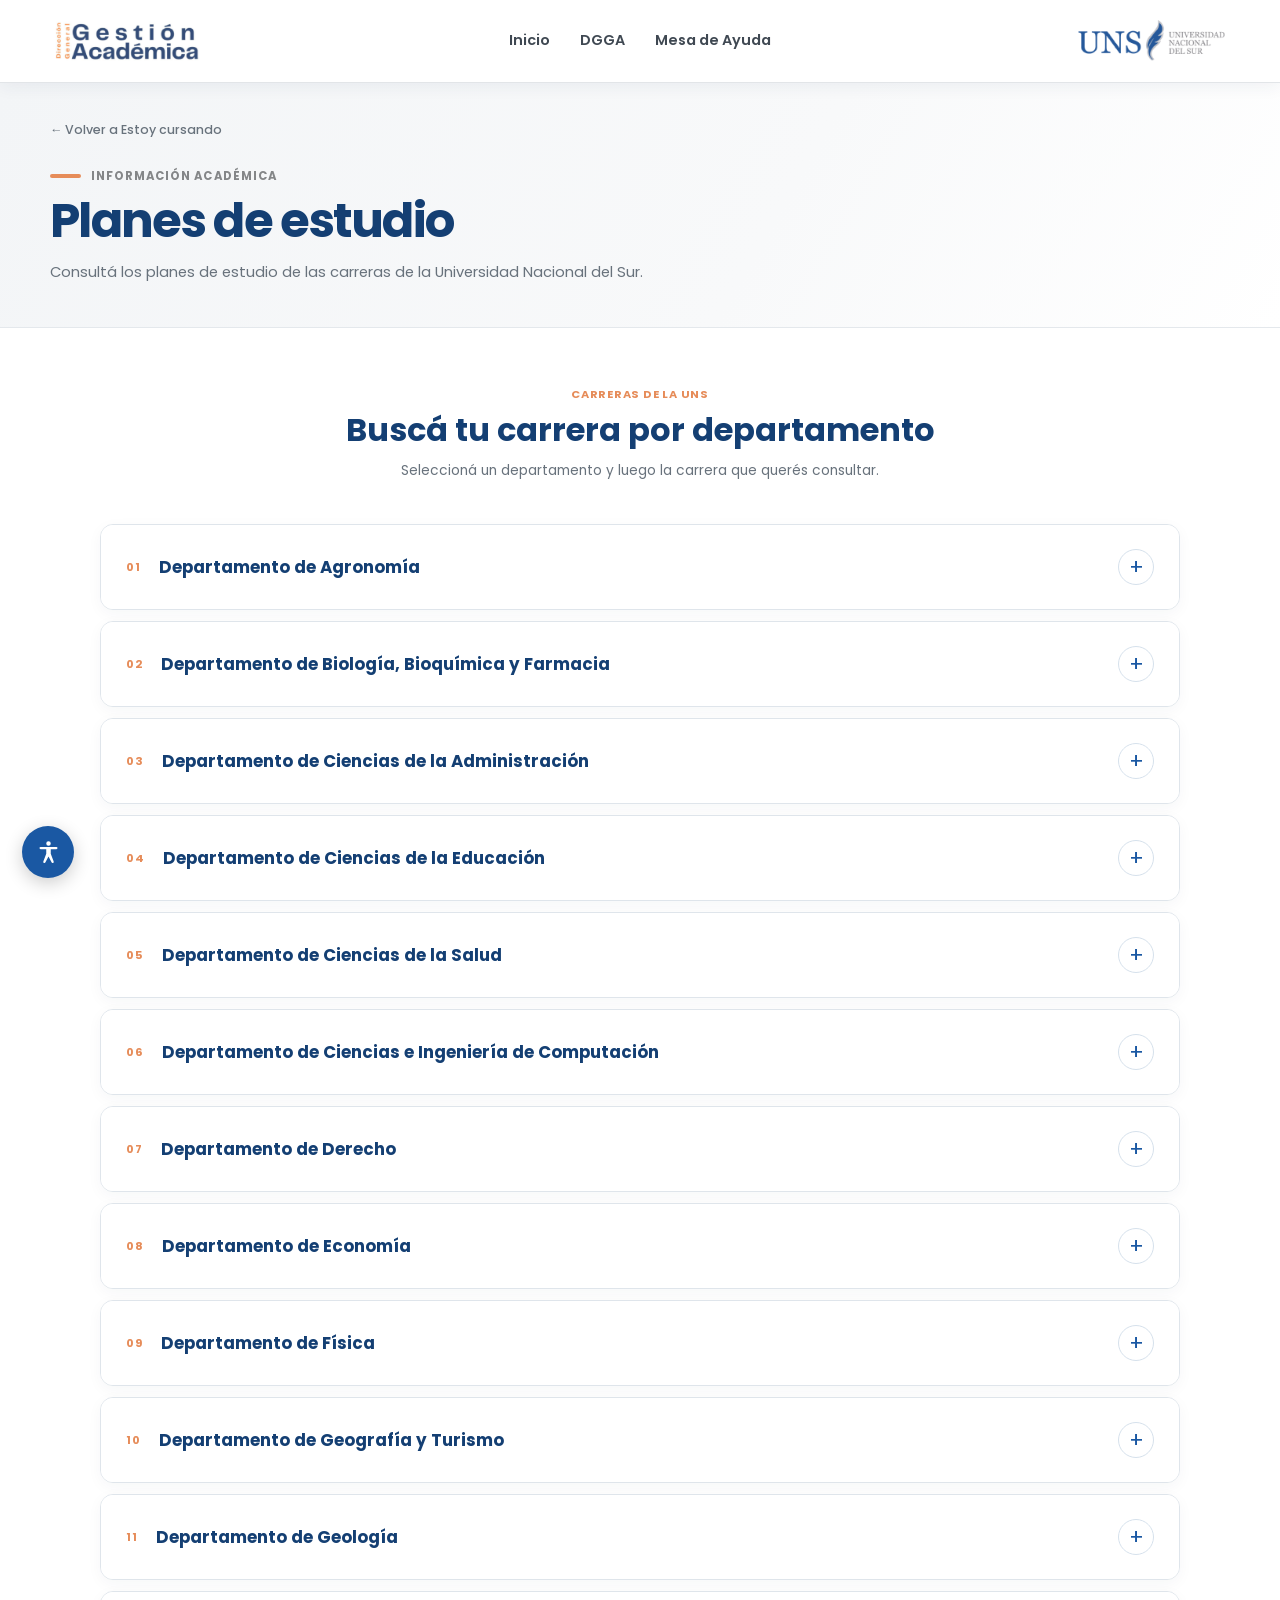
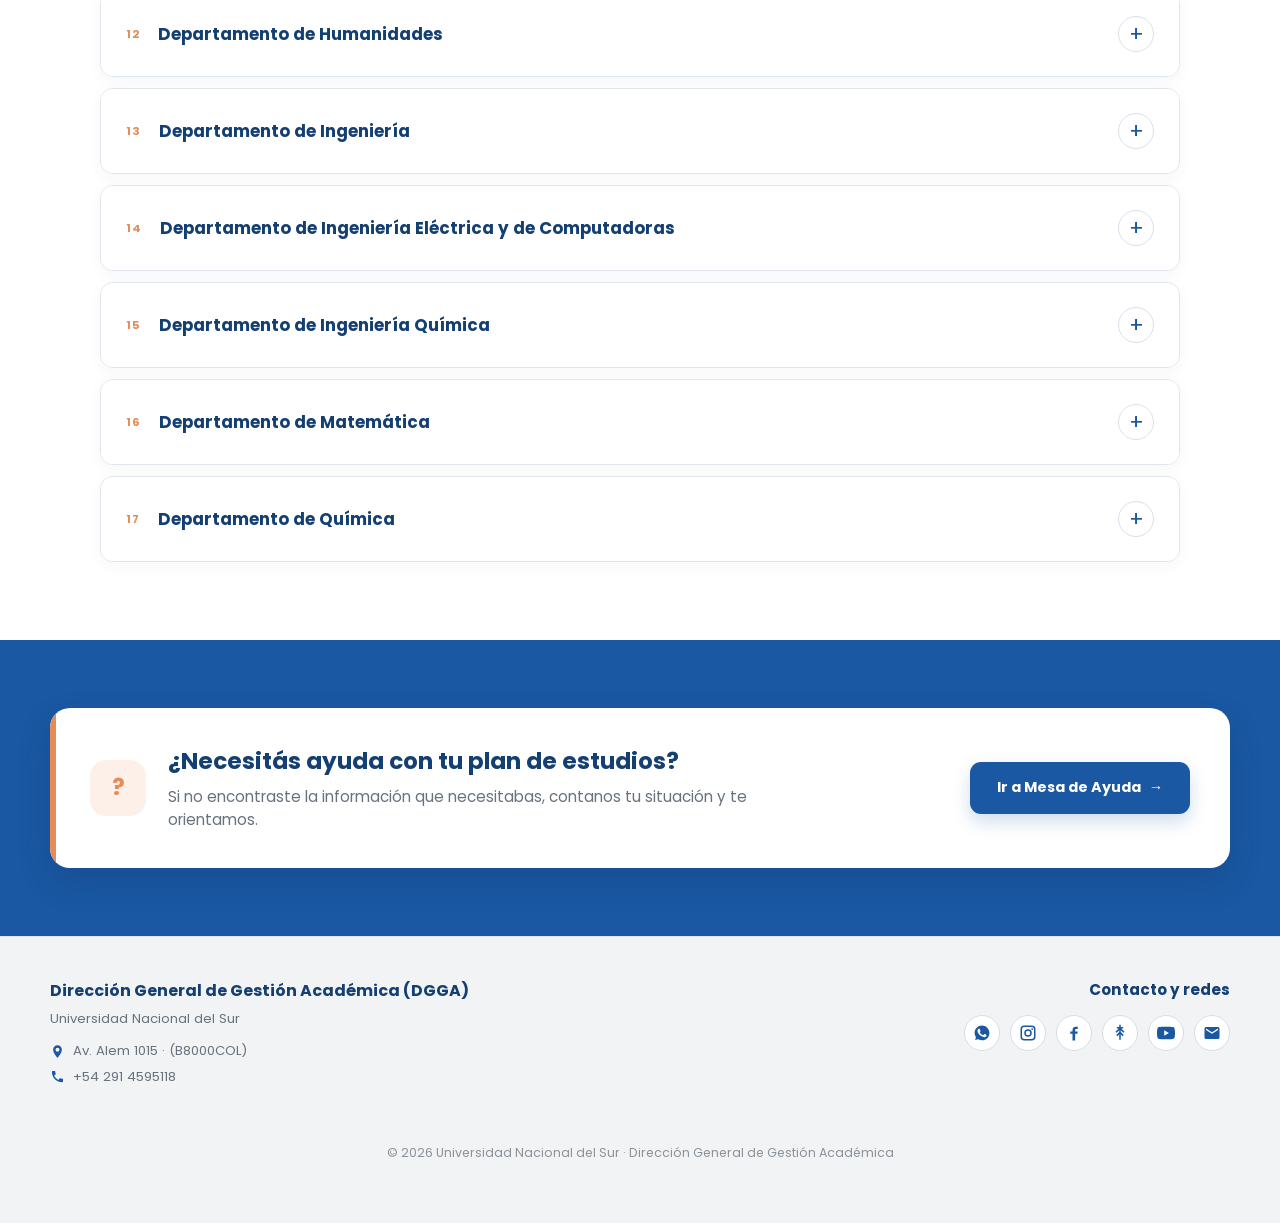
<file: planes-estudio.html>
<!DOCTYPE html>

<html lang="es">
<head>
<meta charset="utf-8"/>
<meta content="width=device-width, initial-scale=1.0" name="viewport"/>
<!-- SEO -->
<title>Planes de estudio y carreras | Universidad Nacional del Sur</title>
<meta content="Consultá los planes de estudio de las carreras de la Universidad Nacional del Sur, organizados por departamento académico, con títulos y normativa correspondiente." name="description"/>
<meta content="index, follow" name="robots"/>
<!-- OPEN GRAPH -->
<meta content="website" property="og:type"/>
<meta content="Planes de estudio y carreras | Universidad Nacional del Sur" property="og:title"/>
<meta content="Consultá los planes de estudio, títulos y normativa de las carreras de la Universidad Nacional del Sur, organizados por departamento académico." property="og:description"/>
<meta content="es_AR" property="og:locale"/>
<meta content="Dirección General de Gestión Académica | Universidad Nacional del Sur" property="og:site_name"/>
<!--
    Agregar cuando esté definida la URL institucional definitiva:

    <link rel="canonical" href="URL-DEFINITIVA">

    <meta property="og:url" content="URL-DEFINITIVA">

    <meta property="og:image" content="URL-ABSOLUTA-DE-LA-IMAGEN">
  -->
<!-- FUENTE -->
<link href="https://fonts.googleapis.com" rel="preconnect"/>
<link crossorigin="" href="https://fonts.gstatic.com" rel="preconnect"/>
<link href="https://fonts.googleapis.com/css2?family=Poppins:wght@400;500;600;700&amp;display=swap" rel="stylesheet"/>
<!-- ESTILOS -->
<link href="styles.css" rel="stylesheet"/>
<link href="planes-estudio.css" rel="stylesheet"/>
<link href="accessibility.css" rel="stylesheet"/>
</head>
<body>
<header class="header">
<div class="container header__inner">
<a class="brand" href="index.html">
<img alt="Dirección General de Gestión Académica" class="logo logo--dgga" src="img/logo-dgga.png"/>
</a>
<nav aria-label="Navegación principal" class="nav" id="main-nav">
<a href="index.html">Inicio</a>
<a href="dgga.html">DGGA</a>
<a href="mesa-ayuda.html">Mesa de Ayuda</a>
</nav>
<div class="header__right">
<a aria-label="Ir al sitio web de la Universidad Nacional del Sur" href="https://www.uns.edu.ar/" rel="noopener noreferrer" target="_blank">
<img alt="Universidad Nacional del Sur" class="logo logo--uns" src="img/logo-uns.png"/>
</a>
<button aria-controls="main-nav" aria-expanded="false" aria-label="Abrir menú" class="menu-button" type="button">
          ☰
        </button>
</div>
</div>
</header>
<main>
<section class="plans-hero">
<div class="container">
<a class="plans-back" href="cursando.html">
          ← Volver a Estoy cursando
        </a>
<div class="plans-hero__content">
<p class="plans-hero__label">
            Información académica
          </p>
<h1>Planes de estudio</h1>
<p class="plans-hero__description">
            Consultá los planes de estudio de las carreras de la Universidad Nacional del Sur.
          </p>
</div>
</div>
</section>
<section class="plans-section">
<div class="container">
<div class="plans-heading">
<p class="plans-heading__eyebrow">
            Carreras de la UNS
          </p>
<h2>Buscá tu carrera por departamento</h2>
<p>
            Seleccioná un departamento y luego la carrera que querés consultar.
          </p>
</div>
<div class="plans-accordion">
<!-- ==================================================
               01 · AGRONOMÍA
          =================================================== -->
<section class="plans-group">
<button aria-controls="planes-departamento-de-agronomia" aria-expanded="false" class="plans-group__toggle" type="button">
<span class="plans-group__toggle-content">
<span class="plans-group__number">01</span>
<strong>Departamento de Agronomía</strong>
</span>
<span aria-hidden="true" class="plans-group__toggle-icon">+</span>
</button>
<div class="plans-group__content" hidden="" id="planes-departamento-de-agronomia">
<div class="plans-grid">
<div class="plans-column">
<!-- INGENIERÍA AGRONÓMICA -->
<article class="career-card">
<button aria-controls="carrera-departamento-de-agronomia-ingenieria-agronomica" aria-expanded="false" class="career-card__toggle" type="button">
<span class="career-card__toggle-title">Ingeniería Agronómica</span>
<span aria-hidden="true" class="career-card__toggle-icon">+</span>
</button>
<div class="career-card__content" hidden="" id="carrera-departamento-de-agronomia-ingenieria-agronomica">
<div class="career-card__meta">
<p><strong>Título:</strong> Ingeniero/a Agrónomo/a</p>
<p><strong>Tipo:</strong> Carrera de Grado</p>
</div>
<div class="career-card__body">
<section class="career-info">
<h4>Acto Resolutivo de Creación y modificaciones</h4>
<div class="document-row">
<a class="document-number" href="https://st02.uns.edu.ar/contenidos/documentos/39_AP_8304.pdf" rel="noopener noreferrer" target="_blank" title="AU Nº 08/2024">08/2024</a>
<p class="document-description">
                              Modificación del Perfil Académico Profesional del/a Graduado/a.
                            </p>
</div>
</section>
<section class="career-info">
<h4>Resolución Consejo Superior Universitario</h4>
<div class="plan-record">
<div class="plan-record__heading">
<span class="plan-status plan-status--current">Vigente</span>
<strong class="plan-record__title">Plan 2026</strong>
</div>
<div class="document-numbers">
<a class="document-number" href="https://st02.uns.edu.ar/contenidos/documentos/39_AP_9151.pdf" rel="noopener noreferrer" target="_blank" title="Res. CSU Nº 983/24">983/24</a>
<a class="document-number" href="https://st02.uns.edu.ar/contenidos/documentos/39_AP_9152.pdf" rel="noopener noreferrer" target="_blank" title="Res. CSU Nº 984/24">984/24</a>
<a class="document-number" href="https://st02.uns.edu.ar/contenidos/documentos/39_AP_9235.pdf" rel="noopener noreferrer" target="_blank" title="Res. CSU Nº 778/25">778/25</a>
</div>
<p class="plan-record__note">
                              La Res. CSU Nº 778/25 rectifica a las anteriores.
                            </p>
</div>
<div class="plan-record">
<div class="plan-record__heading">
<span class="plan-status plan-status--active">Activo/s</span>
<div>
<strong class="plan-record__title">Plan 1998</strong>
<span class="plan-record__version">Versión 11</span>
</div>
</div>
<div class="document-numbers">
<a class="document-number" href="https://st02.uns.edu.ar/contenidos/documentos/39_AP_5396.pdf" rel="noopener noreferrer" target="_blank" title="Res. CSU Nº 507/2015">507/2015</a>
</div>
</div>
</section>
<section class="career-info">
<h4>RM / RSP / RSE / NOTA / DI</h4>
<div class="career-info__plan-reference">
<span>Plan 1998</span>
<span>Versión 11</span>
</div>
<div class="document-numbers">
<a class="document-number" href="https://st02.uns.edu.ar/contenidos/documentos/39_AP_8557.pdf" rel="noopener noreferrer" target="_blank" title="RM Nº 1392/2018">1392/2018</a>
<a class="document-number" href="https://st02.uns.edu.ar/contenidos/documentos/39_AP_4502.pdf" rel="noopener noreferrer" target="_blank" title="RM Nº 2533/2020">2533/2020</a>
</div>
</section>
<section class="career-info">
<h4>Resolución CONEAU</h4>
<div class="document-numbers">
<a class="document-number" href="https://st02.uns.edu.ar/contenidos/documentos/39_AP_3827.pdf" rel="noopener noreferrer" target="_blank" title="CONEAU Nº 153/2016">153/2016</a>
</div>
</section>
</div>
</div>
</article>
<!-- TECNICATURA UNIVERSITARIA APÍCOLA -->
<article class="career-card">
<button aria-controls="carrera-departamento-de-agronomia-tecnicatura-universitaria-apicola" aria-expanded="false" class="career-card__toggle" type="button">
<span class="career-card__toggle-title">Tecnicatura Universitaria Apícola</span>
<span aria-hidden="true" class="career-card__toggle-icon">+</span>
</button>
<div class="career-card__content" hidden="" id="carrera-departamento-de-agronomia-tecnicatura-universitaria-apicola">
<div class="career-card__meta">
<p><strong>Título:</strong> Técnico/a Universitario/a Apícola</p>
<p><strong>Tipo:</strong> Carrera de Pregrado</p>
</div>
<div class="career-card__body">
<section class="career-info">
<h4>Acto Resolutivo de Creación y modificaciones</h4>
<div class="document-row">
<a class="document-number" href="https://st02.uns.edu.ar/contenidos/documentos/39_AP_3693.pdf" rel="noopener noreferrer" target="_blank" title="AU Nº 09/03">09/03</a>
<p class="document-description">Del 23 de octubre de 2003.</p>
</div>
</section>
<section class="career-info">
<h4>Resolución Consejo Superior Universitario</h4>
<div class="plan-record">
<div class="plan-record__heading">
<span class="plan-status plan-status--current">Vigente</span>
<div>
<strong class="plan-record__title">Plan 2008</strong>
<span class="plan-record__version">Versión 1</span>
</div>
</div>
<div class="document-numbers">
<a class="document-number" href="https://st02.uns.edu.ar/contenidos/documentos/39_AP_3694.pdf" rel="noopener noreferrer" target="_blank" title="Res. CSU Nº 909/07">909/07</a>
</div>
</div>
</section>
<section class="career-info">
<h4>RM / RSP / RSE / NOTA / DI</h4>
<div class="document-numbers">
<a class="document-number" href="https://st02.uns.edu.ar/contenidos/documentos/39_AP_3692.pdf" rel="noopener noreferrer" target="_blank" title="RM Nº 660/04">660/04</a>
</div>
</section>
</div>
</div>
</article>
<!-- PARQUES Y JARDINES -->
<article class="career-card">
<button aria-controls="carrera-departamento-de-agronomia-tecnicatura-universitaria-en-parques-y-jardines" aria-expanded="false" class="career-card__toggle" type="button">
<span class="career-card__toggle-title">Tecnicatura Universitaria en Parques y Jardines</span>
<span aria-hidden="true" class="career-card__toggle-icon">+</span>
</button>
<div class="career-card__content" hidden="" id="carrera-departamento-de-agronomia-tecnicatura-universitaria-en-parques-y-jardines">
<div class="career-card__meta">
<p><strong>Título:</strong> Técnico/a Universitario/a en Parques y Jardines</p>
<p><strong>Tipo:</strong> Carrera de Pregrado</p>
</div>
<div class="career-card__body">
<section class="career-info">
<h4>Acto Resolutivo de Creación y modificaciones</h4>
<div class="document-row">
<a class="document-number" href="https://st02.uns.edu.ar/contenidos/documentos/39_AP_3685.pdf" rel="noopener noreferrer" target="_blank" title="AU Nº 10/17">10/17</a>
<p class="document-description">Del 30 de noviembre de 2017.</p>
</div>
<div class="document-row">
<a class="document-number" href="https://st02.uns.edu.ar/contenidos/documentos/39_AP_3686.pdf" rel="noopener noreferrer" target="_blank" title="AU Nº 15/19">15/19</a>
<p class="document-description">Del 24 de octubre de 2019 · Modifica Alcances.</p>
</div>
</section>
<section class="career-info">
<h4>Resolución Consejo Superior Universitario</h4>
<div class="plan-record">
<div class="plan-record__heading">
<span class="plan-status plan-status--current">Vigente</span>
<div>
<strong class="plan-record__title">Plan 2018</strong>
<span class="plan-record__version">Versión 2</span>
</div>
</div>
<div class="document-numbers">
<a class="document-number" href="https://st02.uns.edu.ar/contenidos/documentos/39_AP_6102.pdf" rel="noopener noreferrer" target="_blank" title="Res. CSU Nº 534/22">534/22</a>
</div>
</div>
</section>
<section class="career-info">
<h4>RM / RSP / RSE / NOTA / DI</h4>
<div class="document-numbers">
<a class="document-number" href="https://st02.uns.edu.ar/contenidos/documentos/39_AP_4501.pdf" rel="noopener noreferrer" target="_blank" title="RM Nº 2579/2020">2579/2020</a>
<a class="document-number" href="https://st02.uns.edu.ar/contenidos/documentos/39_AP_7902.pdf" rel="noopener noreferrer" target="_blank" title="Nota DNGU Nº 135139091/22">135139091/22</a>
</div>
</section>
</div>
</div>
</article>
</div>
<div class="plans-column">
<!-- SUELOS Y AGUAS -->
<article class="career-card">
<button aria-controls="carrera-departamento-de-agronomia-tecnicatura-superior-agraria-en-suelos-y-aguas" aria-expanded="false" class="career-card__toggle" type="button">
<span class="career-card__toggle-title">Tecnicatura Superior Agraria en Suelos y Aguas</span>
<span aria-hidden="true" class="career-card__toggle-icon">+</span>
</button>
<div class="career-card__content" hidden="" id="carrera-departamento-de-agronomia-tecnicatura-superior-agraria-en-suelos-y-aguas">
<div class="career-card__meta">
<p><strong>Título:</strong> Técnico/a Superior Agrario/a en Suelos y Aguas</p>
<p><strong>Tipo:</strong> Carrera de Pregrado</p>
</div>
<div class="career-card__body">
<section class="career-info">
<h4>Acto Resolutivo de Creación y modificaciones</h4>
<div class="document-row">
<a class="document-number" href="https://st02.uns.edu.ar/contenidos/documentos/39_AP_3695.pdf" rel="noopener noreferrer" target="_blank" title="AU Nº 18/97">18/97</a>
<p class="document-description">Del 18 de diciembre de 1997.</p>
</div>
</section>
<section class="career-info">
<h4>Resolución Consejo Superior Universitario</h4>
<div class="plan-record">
<div class="plan-record__heading">
<span class="plan-status plan-status--current">Vigente</span>
<strong class="plan-record__title">Plan 2026</strong>
</div>
<div class="document-numbers">
<a class="document-number" href="https://st02.uns.edu.ar/contenidos/documentos/39_AP_9191.pdf" rel="noopener noreferrer" target="_blank" title="Res. CSU Nº 727/25">727/25</a>
<a class="document-number" href="https://st02.uns.edu.ar/contenidos/documentos/39_AP_9192.pdf" rel="noopener noreferrer" target="_blank" title="Res. CSU Nº 728/25">728/25</a>
</div>
<p class="plan-record__note">A partir de marzo 2026.</p>
</div>
<div class="plan-record">
<div class="plan-record__heading">
<span class="plan-status plan-status--current">Vigente</span>
<div>
<strong class="plan-record__title">Plan 2005</strong>
<span class="plan-record__version">Versión 1</span>
</div>
</div>
<div class="document-numbers">
<a class="document-number" href="https://st02.uns.edu.ar/contenidos/documentos/39_AP_4242.pdf" rel="noopener noreferrer" target="_blank" title="Res. CSU Nº 538/04">538/04</a>
</div>
</div>
<div class="plan-record">
<div class="plan-record__heading">
<span class="plan-status plan-status--active">Activo/s</span>
<div>
<strong class="plan-record__title">Plan 2005</strong>
<span class="plan-record__version">Versión 2</span>
</div>
</div>
<div class="document-numbers">
<a class="document-number" href="https://st02.uns.edu.ar/contenidos/documentos/39_AP_3696.pdf" rel="noopener noreferrer" target="_blank" title="Res. CSU Nº 816/05">816/05</a>
</div>
</div>
</section>
<section class="career-info">
<h4>RM / RSP / RSE / NOTA / DI</h4>
<div class="document-numbers">
<a class="document-number" href="https://st02.uns.edu.ar/contenidos/documentos/39_AP_4243.pdf" rel="noopener noreferrer" target="_blank" title="RM Nº 1019/2020">1019/2020</a>
</div>
</section>
</div>
</div>
</article>
<!-- MANEJO Y COMERCIALIZACIÓN DE GRANOS -->
<article class="career-card">
<button aria-controls="carrera-departamento-de-agronomia-tecnicatura-universitaria-en-manejo-y-comercializacion-de-granos" aria-expanded="false" class="career-card__toggle" type="button">
<span class="career-card__toggle-title">Tecnicatura Universitaria en Manejo y Comercialización de
                        Granos</span>
<span aria-hidden="true" class="career-card__toggle-icon">+</span>
</button>
<div class="career-card__content" hidden="" id="carrera-departamento-de-agronomia-tecnicatura-universitaria-en-manejo-y-comercializacion-de-granos">
<div class="career-card__meta">
<p><strong>Título:</strong> Técnico/a Universitario/a en Manejo y Comercialización de Granos</p>
<p><strong>Tipo:</strong> Carrera de Pregrado</p>
</div>
<div class="career-card__body">
<section class="career-info">
<h4>Acto Resolutivo de Creación y modificaciones</h4>
<div class="document-row">
<a class="document-number" href="https://st02.uns.edu.ar/contenidos/documentos/39_AP_3687.pdf" rel="noopener noreferrer" target="_blank" title="AU Nº 11/00">11/00</a>
<p class="document-description">Del 19 de octubre de 2000.</p>
</div>
</section>
<section class="career-info">
<h4>Resolución Consejo Superior Universitario</h4>
<div class="plan-record">
<div class="plan-record__heading">
<span class="plan-status plan-status--current">Vigente</span>
<div>
<strong class="plan-record__title">Plan 2001</strong>
<span class="plan-record__version">Versión 3</span>
</div>
</div>
<div class="document-numbers">
<a class="document-number" href="https://st02.uns.edu.ar/contenidos/documentos/39_AP_3688.pdf" rel="noopener noreferrer" target="_blank" title="Res. CSU Nº 839/00">839/00</a>
<a class="document-number" href="https://st02.uns.edu.ar/contenidos/documentos/39_AP_3691.pdf" rel="noopener noreferrer" target="_blank" title="Res. CSU Nº 848/03">848/03</a>
</div>
</div>
</section>
<section class="career-info">
<h4>RM / RSP / RSE / NOTA / DI</h4>
<div class="document-numbers">
<a class="document-number" href="https://st02.uns.edu.ar/contenidos/documentos/39_AP_3689.pdf" rel="noopener noreferrer" target="_blank" title="RM Nº 1103/02">1103/02</a>
</div>
</section>
</div>
</div>
</article>
</div>
</div>
</div>
</section>
<!-- ==================================================
               02 · BIOLOGÍA, BIOQUÍMICA Y FARMACIA
          =================================================== -->
<section class="plans-group">
<button aria-controls="planes-departamento-de-biologia-bioquimica-y-farmacia" aria-expanded="false" class="plans-group__toggle" type="button">
<span class="plans-group__toggle-content">
<span class="plans-group__number">02</span>
<strong>Departamento de Biología, Bioquímica y Farmacia</strong>
</span>
<span aria-hidden="true" class="plans-group__toggle-icon">+</span>
</button>
<div class="plans-group__content" hidden="" id="planes-departamento-de-biologia-bioquimica-y-farmacia">
<div class="plans-grid">
<div class="plans-column">
<!-- BIOQUÍMICA -->
<article class="career-card">
<button aria-controls="carrera-departamento-de-biologia-bioquimica-y-farmacia-bioquimica" aria-expanded="false" class="career-card__toggle" type="button">
<span class="career-card__toggle-title">Bioquímica</span>
<span aria-hidden="true" class="career-card__toggle-icon">+</span>
</button>
<div class="career-card__content" hidden="" id="carrera-departamento-de-biologia-bioquimica-y-farmacia-bioquimica">
<div class="career-card__meta">
<p><strong>Título:</strong> Bioquímico/a</p>
<p><strong>Tipo:</strong> Carrera de Grado</p>
</div>
<div class="career-card__body">
<section class="career-info">
<h4>Acto Resolutivo de Creación y modificaciones</h4>
<div class="document-row">
<a class="document-number" href="https://st02.uns.edu.ar/contenidos/documentos/39_AP_6792.pdf" rel="noopener noreferrer" target="_blank" title="AU Nº 15/86">15/86</a>
<p class="document-description">Del 05 de diciembre de 1986.</p>
</div>
<div class="document-row">
<a class="document-number" href="https://st02.uns.edu.ar/contenidos/documentos/39_AP_8302.pdf" rel="noopener noreferrer" target="_blank" title="AU Nº 02/2024">02/2024</a>
<p class="document-description">Del 7 de marzo de 2024.</p>
</div>
</section>
<section class="career-info">
<h4>Resolución Consejo Superior Universitario</h4>
<div class="plan-record">
<div class="plan-record__heading">
<span class="plan-status plan-status--current">Vigente</span>
<strong class="plan-record__title">Plan 2025</strong>
</div>
<div class="document-numbers">
<a class="document-number" href="https://st02.uns.edu.ar/contenidos/documentos/39_AP_9144.pdf" rel="noopener noreferrer" target="_blank" title="Res. CSU Nº 848/24">848/24</a>
<a class="document-number" href="https://st02.uns.edu.ar/contenidos/documentos/39_AP_9153.pdf" rel="noopener noreferrer" target="_blank" title="Res. CSU Nº 991/24">991/24</a>
</div>
</div>
<div class="plan-record">
<div class="plan-record__heading">
<span class="plan-status plan-status--active">Activo/s</span>
<div>
<strong class="plan-record__title">Plan 2008</strong>
<span class="plan-record__version">Versión 4</span>
</div>
</div>
<div class="document-numbers">
<a class="document-number" href="https://st02.uns.edu.ar/contenidos/documentos/39_AP_3716.pdf" rel="noopener noreferrer" target="_blank" title="Res. CSU Nº 649/17">649/17</a>
</div>
</div>
<div class="plan-record">
<div class="plan-record__heading">
<span class="plan-status plan-status--expired">Caducos</span>
<div>
<strong class="plan-record__title">Plan 1997</strong>
<span class="plan-record__version">Versión 2</span>
</div>
</div>
<div class="document-numbers">
<a class="document-number" href="https://st02.uns.edu.ar/contenidos/documentos/39_AP_3717.pdf" rel="noopener noreferrer" target="_blank" title="Res. CU Nº 128/92">128/92</a>
<a class="document-number" href="https://st02.uns.edu.ar/contenidos/documentos/39_AP_3718.pdf" rel="noopener noreferrer" target="_blank" title="Res. CSU Nº 789/96">789/96</a>
</div>
</div>
</section>
<section class="career-info">
<h4>RM / RSP / RSE / NOTA / DI</h4>
<div class="plan-record">
<div class="plan-record__heading">
<span class="plan-status plan-status--active">Activo/s</span>
<div>
<strong class="plan-record__title">Plan 2008</strong>
<span class="plan-record__version">Versión 4</span>
</div>
</div>
<div class="document-numbers">
<a class="document-number" href="https://st02.uns.edu.ar/contenidos/documentos/39_AP_3720.pdf" rel="noopener noreferrer" target="_blank" title="RM Nº 4642/17">4642/17</a>
</div>
</div>
<div class="plan-record">
<div class="plan-record__heading">
<span class="plan-status plan-status--expired">Caducos</span>
<div>
<strong class="plan-record__title">Plan 1997</strong>
<span class="plan-record__version">Versión 2</span>
</div>
</div>
<div class="document-numbers">
<a class="document-number" href="https://st02.uns.edu.ar/contenidos/documentos/39_AP_3719.pdf" rel="noopener noreferrer" target="_blank" title="RM Nº 797/95">797/95</a>
</div>
</div>
</section>
<section class="career-info">
<h4>Resolución CONEAU</h4>
<div class="document-numbers">
<a class="document-number" href="https://st02.uns.edu.ar/contenidos/documentos/39_AP_3715.pdf" rel="noopener noreferrer" target="_blank" title="CONEAU Nº 621/2015">621/2015</a>
</div>
</section>
<section class="career-info">
<h4>Resolución de Caducidad de Planes de Estudio</h4>
<div class="career-info__plan-reference">
<span>Plan 1997</span>
</div>
<div class="document-numbers">
<a class="document-number" href="https://st02.uns.edu.ar/contenidos/documentos/39_AP_9173.pdf" rel="noopener noreferrer" target="_blank" title="Res. CSU Nº 19/22">19/22</a>
</div>
</section>
</div>
</div>
</article>
<!-- LICENCIATURA EN CIENCIAS BIOLÓGICAS -->
<article class="career-card">
<button aria-controls="carrera-departamento-de-biologia-bioquimica-y-farmacia-licenciatura-en-ciencias-biologicas" aria-expanded="false" class="career-card__toggle" type="button">
<span class="career-card__toggle-title">Licenciatura en Ciencias Biológicas</span>
<span aria-hidden="true" class="career-card__toggle-icon">+</span>
</button>
<div class="career-card__content" hidden="" id="carrera-departamento-de-biologia-bioquimica-y-farmacia-licenciatura-en-ciencias-biologicas">
<div class="career-card__meta">
<p><strong>Título:</strong> Licenciado/a en Ciencias Biológicas</p>
<p><strong>Tipo:</strong> Carrera de Grado</p>
</div>
<div class="career-card__body">
<section class="career-info">
<h4>Acto Resolutivo de Creación y modificaciones</h4>
<div class="document-row">
<a class="document-number" href="https://st02.uns.edu.ar/contenidos/documentos/39_AP_3712.pdf" rel="noopener noreferrer" target="_blank" title="AU Nº 799/76">799/76</a>
<p class="document-description">Del 3 de diciembre de 1976.</p>
</div>
</section>
<section class="career-info">
<h4>Resolución Consejo Superior Universitario</h4>
<div class="plan-record">
<div class="plan-record__heading">
<span class="plan-status plan-status--current">Vigente</span>
<div>
<strong class="plan-record__title">Plan 2014</strong>
<span class="plan-record__version">Versión 2</span>
</div>
</div>
<div class="document-numbers">
<a class="document-number" href="https://st02.uns.edu.ar/contenidos/documentos/39_AP_3711.pdf" rel="noopener noreferrer" target="_blank" title="Res. CSU Nº 542/14">542/14</a>
</div>
</div>
<div class="plan-record">
<div class="plan-record__heading">
<span class="plan-status plan-status--expired">Caducos</span>
<div>
<strong class="plan-record__title">Plan 1998</strong>
<span class="plan-record__version">Versión 1</span>
</div>
</div>
<div class="document-numbers">
<a class="document-number" href="https://st02.uns.edu.ar/contenidos/documentos/39_AP_3710.pdf" rel="noopener noreferrer" target="_blank" title="Res. CSU Nº 808/97">808/97</a>
</div>
</div>
</section>
<section class="career-info">
<h4>RM / RSP / RSE / NOTA / DI</h4>
<div class="plan-record">
<div class="plan-record__heading">
<span class="plan-status plan-status--current">Vigente</span>
<strong class="plan-record__title">Plan 2014</strong>
</div>
<div class="document-numbers">
<a class="document-number" href="https://st02.uns.edu.ar/contenidos/documentos/39_AP_3713.pdf" rel="noopener noreferrer" target="_blank" title="RM Nº 664/16">664/16</a>
</div>
</div>
<div class="plan-record">
<div class="plan-record__heading">
<span class="plan-status plan-status--expired">Caducos</span>
<strong class="plan-record__title">Plan 1998</strong>
</div>
<div class="document-numbers">
<a class="document-number" href="https://st02.uns.edu.ar/contenidos/documentos/39_AP_3714.pdf" rel="noopener noreferrer" target="_blank" title="RM Nº 902/99">902/99</a>
</div>
</div>
</section>
<section class="career-info">
<h4>Resolución CONEAU</h4>
<div class="document-numbers">
<a class="document-number" href="https://st02.uns.edu.ar/contenidos/documentos/39_AP_3709.pdf" rel="noopener noreferrer" target="_blank" title="CONEAU Nº 514/14">514/14</a>
</div>
</section>
<section class="career-info">
<h4>Resolución de Caducidad de Planes de Estudio</h4>
<div class="career-info__plan-reference">
<span>Plan 1998</span>
</div>
<div class="document-numbers">
<a class="document-number" href="https://st02.uns.edu.ar/contenidos/documentos/39_AP_9174.pdf" rel="noopener noreferrer" target="_blank" title="Res. CSU Nº 63/22">63/22</a>
</div>
</section>
</div>
</div>
</article>
</div>
<div class="plans-column">
<!-- FARMACIA -->
<article class="career-card">
<button aria-controls="carrera-departamento-de-biologia-bioquimica-y-farmacia-farmacia" aria-expanded="false" class="career-card__toggle" type="button">
<span class="career-card__toggle-title">Farmacia</span>
<span aria-hidden="true" class="career-card__toggle-icon">+</span>
</button>
<div class="career-card__content" hidden="" id="carrera-departamento-de-biologia-bioquimica-y-farmacia-farmacia">
<div class="career-card__meta">
<p><strong>Título:</strong> Farmacéutico/a</p>
<p><strong>Tipo:</strong> Carrera de Grado</p>
</div>
<div class="career-card__body">
<section class="career-info">
<h4>Acto Resolutivo de Creación y modificaciones</h4>
<div class="document-row">
<a class="document-number" href="https://st02.uns.edu.ar/contenidos/documentos/39_AP_3830.pdf" rel="noopener noreferrer" target="_blank" title="AU Nº 07/95">07/95</a>
<p class="document-description">Del 27 de abril de 1995.</p>
</div>
<div class="document-row">
<a class="document-number" href="https://st02.uns.edu.ar/contenidos/documentos/39_AP_8303.pdf" rel="noopener noreferrer" target="_blank" title="AU Nº 03/2024">03/2024</a>
<p class="document-description">Del 7 de marzo de 2024.</p>
</div>
</section>
<section class="career-info">
<h4>Resolución Consejo Superior Universitario</h4>
<div class="plan-record">
<div class="plan-record__heading">
<span class="plan-status plan-status--current">Vigente</span>
<strong class="plan-record__title">Plan 2025</strong>
</div>
<div class="document-numbers">
<a class="document-number" href="https://st02.uns.edu.ar/contenidos/documentos/39_AP_9076.pdf" rel="noopener noreferrer" target="_blank" title="Res. CSU Nº 846/24">846/24</a>
<a class="document-number" href="https://st02.uns.edu.ar/contenidos/documentos/39_AP_9154.pdf" rel="noopener noreferrer" target="_blank" title="Res. CSU Nº 992/24">992/24</a>
</div>
</div>
<div class="plan-record">
<div class="plan-record__heading">
<span class="plan-status plan-status--active">Activo/s</span>
<div>
<strong class="plan-record__title">Plan 2008</strong>
<span class="plan-record__version">Versión 4</span>
</div>
</div>
<div class="document-numbers">
<a class="document-number" href="https://st02.uns.edu.ar/contenidos/documentos/39_AP_3939.pdf" rel="noopener noreferrer" target="_blank" title="Res. CDBByF Nº 746/19">746/19</a>
<a class="document-number" href="https://st02.uns.edu.ar/contenidos/documentos/39_AP_3722.pdf" rel="noopener noreferrer" target="_blank" title="Res. CSU Nº 646/07">646/07</a>
<a class="document-number" href="https://st02.uns.edu.ar/contenidos/documentos/39_AP_3723.pdf" rel="noopener noreferrer" target="_blank" title="Res. CSU Nº 665/12">665/12</a>
<a class="document-number" href="https://st02.uns.edu.ar/contenidos/documentos/39_AP_3725.pdf" rel="noopener noreferrer" target="_blank" title="Res. CSU Nº 640/15">640/15</a>
</div>
</div>
<div class="plan-record">
<div class="plan-record__heading">
<span class="plan-status plan-status--expired">Caducos</span>
<div>
<strong class="plan-record__title">Plan 1995</strong>
<span class="plan-record__version">Versión 3</span>
</div>
</div>
<div class="document-numbers">
<a class="document-number" href="https://st02.uns.edu.ar/contenidos/documentos/39_AP_3829.pdf" rel="noopener noreferrer" target="_blank" title="Res. CU Nº 160/95">160/95</a>
<a class="document-number" href="https://st02.uns.edu.ar/contenidos/documentos/39_AP_3724.pdf" rel="noopener noreferrer" target="_blank" title="Res. CSU Nº 424/01">424/01</a>
</div>
</div>
</section>
<section class="career-info">
<h4>RM / RSP / RSE / NOTA / DI</h4>
<div class="plan-record">
<div class="plan-record__heading">
<span class="plan-status plan-status--active">Activo/s</span>
<strong class="plan-record__title">Plan 2008</strong>
</div>
<div class="document-numbers">
<a class="document-number" href="https://st02.uns.edu.ar/contenidos/documentos/39_AP_3726.pdf" rel="noopener noreferrer" target="_blank" title="RM Nº 76/19">76/19</a>
<a class="document-number" href="https://st02.uns.edu.ar/contenidos/documentos/39_AP_8574.pdf" rel="noopener noreferrer" target="_blank" title="NO-2023-45521167-APN-DNGU#ME">NO-2023-45521167-APN-DNGU#ME</a>
</div>
<div class="career-info__plan-reference">
<span>Plan 1995</span>
</div>
<div class="document-numbers">
<a class="document-number" href="https://st02.uns.edu.ar/contenidos/documentos/39_AP_3727.pdf" rel="noopener noreferrer" target="_blank" title="RM Nº 1130/95">1130/95</a>
</div>
</div>
<div class="plan-record">
<div class="plan-record__heading">
<span class="plan-status plan-status--expired">Caducos</span>
<strong class="plan-record__title">Plan 1995</strong>
</div>
<div class="document-numbers">
<a class="document-number" href="https://st02.uns.edu.ar/contenidos/documentos/39_AP_3727.pdf" rel="noopener noreferrer" target="_blank" title="RM Nº 1130/95">1130/95</a>
</div>
</div>
</section>
<section class="career-info">
<h4>Resolución CONEAU</h4>
<div class="document-numbers">
<a class="document-number" href="https://st02.uns.edu.ar/contenidos/documentos/39_AP_3721.pdf" rel="noopener noreferrer" target="_blank" title="CONEAU Nº 624/15">624/15</a>
</div>
</section>
<section class="career-info">
<h4>Resolución de Caducidad de Planes de Estudio</h4>
<div class="career-info__plan-reference">
<span>Plan 1995</span>
</div>
<div class="document-numbers">
<a class="document-number" href="https://st02.uns.edu.ar/contenidos/documentos/39_AP_9172.pdf" rel="noopener noreferrer" target="_blank" title="Res. CSU Nº 18/22">18/22</a>
</div>
</section>
</div>
</div>
</article>
<!-- PROFESORADO EN CIENCIAS BIOLÓGICAS -->
<article class="career-card">
<button aria-controls="carrera-departamento-de-biologia-bioquimica-y-farmacia-profesorado-en-ciencias-biologicas" aria-expanded="false" class="career-card__toggle" type="button">
<span class="career-card__toggle-title">Profesorado en Ciencias Biológicas</span>
<span aria-hidden="true" class="career-card__toggle-icon">+</span>
</button>
<div class="career-card__content" hidden="" id="carrera-departamento-de-biologia-bioquimica-y-farmacia-profesorado-en-ciencias-biologicas">
<div class="career-card__meta">
<p><strong>Título:</strong> Profesor/a en Ciencias Biológicas</p>
<p><strong>Tipo:</strong> Carrera de Grado</p>
</div>
<div class="career-card__body">
<section class="career-info">
<h4>Acto Resolutivo de Creación y modificaciones</h4>
<div class="document-row">
<a class="document-number" href="https://st02.uns.edu.ar/contenidos/documentos/39_AP_3707.pdf" rel="noopener noreferrer" target="_blank" title="AU Nº 16/2019">16/2019</a>
<p class="document-description">Del 24 de octubre de 2019.</p>
</div>
</section>
<section class="career-info">
<h4>Resolución Consejo Superior Universitario</h4>
<div class="plan-record">
<div class="plan-record__heading">
<span class="plan-status plan-status--current">Vigente</span>
<div>
<strong class="plan-record__title">Plan 2020</strong>
<span class="plan-record__version">Versión 1</span>
</div>
</div>
<div class="document-numbers">
<a class="document-number" href="https://st02.uns.edu.ar/contenidos/documentos/39_AP_3708.pdf" rel="noopener noreferrer" target="_blank" title="Res. CSU Nº 857/19">857/19</a>
</div>
</div>
</section>
<section class="career-info">
<h4>RM / RSP / RSE / NOTA / DI</h4>
<div class="document-numbers">
<a class="document-number" href="https://st02.uns.edu.ar/contenidos/documentos/39_AP_4131.pdf" rel="noopener noreferrer" target="_blank" title="RM Nº 687/2020">687/2020</a>
</div>
</section>
</div>
</div>
</article>
</div>
</div>
</div>
</section>
<!-- ==================================================
               03 · CIENCIAS DE LA ADMINISTRACIÓN
          =================================================== -->
<section class="plans-group">
<button aria-controls="planes-departamento-de-ciencias-de-la-administracion" aria-expanded="false" class="plans-group__toggle" type="button">
<span class="plans-group__toggle-content">
<span class="plans-group__number">03</span>
<strong>Departamento de Ciencias de la Administración</strong>
</span>
<span aria-hidden="true" class="plans-group__toggle-icon">+</span>
</button>
<div class="plans-group__content" hidden="" id="planes-departamento-de-ciencias-de-la-administracion">
<div class="plans-grid">
<div class="plans-column">
<!-- CONTADOR PÚBLICO -->
<article class="career-card">
<button aria-controls="carrera-departamento-de-ciencias-de-la-administracion-contador-publico" aria-expanded="false" class="career-card__toggle" type="button">
<span class="career-card__toggle-title">Contador Público</span>
<span aria-hidden="true" class="career-card__toggle-icon">+</span>
</button>
<div class="career-card__content" hidden="" id="carrera-departamento-de-ciencias-de-la-administracion-contador-publico">
<div class="career-card__meta">
<p><strong>Título:</strong> Contador/a Público/a</p>
<p><strong>Tipo:</strong> Carrera de Grado</p>
</div>
<div class="career-card__body">
<section class="career-info">
<h4>Acto Resolutivo de Creación y modificaciones</h4>
<div class="document-row">
<a class="document-number" href="https://st02.uns.edu.ar/contenidos/documentos/39_AP_4057.pdf" rel="noopener noreferrer" target="_blank" title="I Nº 46/56">46/56</a>
<p class="document-description">Del 03 de marzo de 1956.</p>
</div>
</section>
<section class="career-info">
<h4>Resolución Consejo Superior Universitario</h4>
<div class="plan-record">
<div class="plan-record__heading">
<span class="plan-status plan-status--current">Vigente</span>
<div>
<strong class="plan-record__title">Plan 2016</strong>
<span class="plan-record__version">Versión 3</span>
</div>
</div>
<div class="document-numbers">
<a class="document-number" href="https://st02.uns.edu.ar/contenidos/documentos/39_AP_7472.pdf" rel="noopener noreferrer" target="_blank" title="Res. CSU Nº 416/2023">416/2023</a>
<a class="document-number" href="https://st02.uns.edu.ar/contenidos/documentos/39_AP_7906.pdf" rel="noopener noreferrer" target="_blank" title="Res. CSU Nº 995/23">995/23</a>
</div>
</div>
<div class="plan-record">
<div class="plan-record__heading">
<span class="plan-status plan-status--current">Vigente</span>
<div>
<strong class="plan-record__title">Plan 2016</strong>
<span class="plan-record__version">Versión 2</span>
</div>
</div>
<div class="document-numbers">
<a class="document-number" href="https://st02.uns.edu.ar/contenidos/documentos/39_AP_4513.pdf" rel="noopener noreferrer" target="_blank" title="Res. CSU Nº 71/20">71/20</a>
</div>
</div>
<div class="plan-record">
<div class="plan-record__heading">
<span class="plan-status plan-status--current">Vigente</span>
<div>
<strong class="plan-record__title">Plan 2016</strong>
<span class="plan-record__version">Versión 1</span>
</div>
</div>
<div class="document-numbers">
<a class="document-number" href="https://st02.uns.edu.ar/contenidos/documentos/39_AP_4058.pdf" rel="noopener noreferrer" target="_blank" title="Res. CSU Nº 415/15">415/15</a>
</div>
</div>
<div class="plan-record">
<div class="plan-record__heading">
<span class="plan-status plan-status--expired">Caducos</span>
<div>
<strong class="plan-record__title">Plan 2010</strong>
<span class="plan-record__version">Versión 3</span>
</div>
</div>
<div class="document-numbers">
<a class="document-number" href="https://st02.uns.edu.ar/contenidos/documentos/39_AP_4512.pdf" rel="noopener noreferrer" target="_blank" title="Res. CSU Nº 71/20">71/20</a>
</div>
</div>
<div class="plan-record">
<div class="plan-record__heading">
<span class="plan-status plan-status--expired">Caducos</span>
<div>
<strong class="plan-record__title">Plan 2010</strong>
<span class="plan-record__version">Versión 2</span>
</div>
</div>
<div class="document-numbers">
<a class="document-number" href="https://st02.uns.edu.ar/contenidos/documentos/39_AP_4061.pdf" rel="noopener noreferrer" target="_blank" title="Res. CSU Nº 809/09">809/09</a>
<a class="document-number" href="https://st02.uns.edu.ar/contenidos/documentos/39_AP_4060.pdf" rel="noopener noreferrer" target="_blank" title="Nº 278/11">278/11</a>
</div>
</div>
<div class="plan-record">
<div class="plan-record__heading">
<span class="plan-status plan-status--expired">Caducos</span>
<div>
<strong class="plan-record__title">Plan 2009</strong>
<span class="plan-record__version">Versión 1</span>
</div>
</div>
<div class="document-numbers">
<a class="document-number" href="https://st02.uns.edu.ar/contenidos/documentos/39_AP_4063.pdf" rel="noopener noreferrer" target="_blank" title="Res. CSU Nº 03/08">03/08</a>
</div>
</div>
<div class="plan-record">
<div class="plan-record__heading">
<span class="plan-status plan-status--expired">Caducos</span>
<div>
<strong class="plan-record__title">Plan 2007</strong>
<span class="plan-record__version">Versión 2</span>
</div>
</div>
<div class="document-numbers">
<a class="document-number" href="https://st02.uns.edu.ar/contenidos/documentos/39_AP_4064.pdf" rel="noopener noreferrer" target="_blank" title="Res. CSU Nº 829/08">829/08</a>
</div>
</div>
<div class="plan-record">
<div class="plan-record__heading">
<span class="plan-status plan-status--expired">Caducos</span>
<div>
<strong class="plan-record__title">Plan 1989</strong>
<span class="plan-record__version">Versión 4</span>
</div>
</div>
<div class="document-numbers">
<a class="document-number" href="https://st02.uns.edu.ar/contenidos/documentos/39_AP_4065.pdf" rel="noopener noreferrer" target="_blank" title="Res. CSU Nº 470/95">470/95</a>
</div>
</div>
</section>
<section class="career-info">
<h4>RM / RSP / RSE / NOTA / DI</h4>
<div class="plan-record">
<div class="plan-record__heading">
<span class="plan-status plan-status--current">Vigente</span>
</div>
<div class="document-numbers">
<a class="document-number" href="https://st02.uns.edu.ar/contenidos/documentos/39_AP_4059.pdf" rel="noopener noreferrer" target="_blank" title="RM Nº 3428/19">3428/19</a>
<a class="document-number" href="https://st02.uns.edu.ar/contenidos/documentos/39_AP_5347.pdf" rel="noopener noreferrer" target="_blank" title="RM Nº 2927/21">2927/21</a>
<a class="document-number" href="https://st02.uns.edu.ar/contenidos/documentos/39_AP_7901.pdf" rel="noopener noreferrer" target="_blank" title="Nota DNGU Nº 08955995/24">08955995/24</a>
</div>
</div>
<div class="plan-record">
<div class="plan-record__heading">
<span class="plan-status plan-status--expired">Caducos</span>
</div>
<div class="document-numbers">
<a class="document-number" href="https://st02.uns.edu.ar/contenidos/documentos/39_AP_4062.pdf" rel="noopener noreferrer" target="_blank" title="RM Nº 1420/94">1420/94</a>
<a class="document-number" href="https://st02.uns.edu.ar/contenidos/documentos/39_AP_4066.pdf" rel="noopener noreferrer" target="_blank" title="Nota DNGU Nº 1798/11">1798/11</a>
</div>
</div>
</section>
<section class="career-info">
<h4>Resolución CONEAU</h4>
<div class="document-numbers">
<a class="document-number" href="https://st02.uns.edu.ar/contenidos/documentos/39_AP_4672.pdf" rel="noopener noreferrer" target="_blank" title="CONEAU Nº 556/2020">556/2020</a>
</div>
</section>
<section class="career-info">
<h4>Resolución de Caducidad de Planes de Estudio</h4>
<p class="plan-record__note">
                            Planes 1956, 1972, 1973, 1977, 1989 y 2009 v1.
                          </p>
<div class="document-numbers">
<a class="document-number" href="https://st02.uns.edu.ar/contenidos/documentos/39_AP_9171.pdf" rel="noopener noreferrer" target="_blank" title="Res. CSU Nº 724/17">724/17</a>
</div>
</section>
</div>
</div>
</article>
<!-- LICENCIATURA EN GESTIÓN UNIVERSITARIA -->
<article class="career-card">
<button aria-controls="carrera-departamento-de-ciencias-de-la-administracion-licenciatura-en-gestion-universitaria" aria-expanded="false" class="career-card__toggle" type="button">
<span class="career-card__toggle-title">Licenciatura en Gestión Universitaria</span>
<span aria-hidden="true" class="career-card__toggle-icon">+</span>
</button>
<div class="career-card__content" hidden="" id="carrera-departamento-de-ciencias-de-la-administracion-licenciatura-en-gestion-universitaria">
<div class="career-card__meta">
<p><strong>Título:</strong> Licenciado/a en Gestión Universitaria</p>
<p><strong>Tipo:</strong> Carrera de Grado</p>
</div>
<div class="career-card__body">
<section class="career-info">
<h4>Acto Resolutivo de Creación y modificaciones</h4>
<div class="document-row">
<a class="document-number" href="https://st02.uns.edu.ar/contenidos/documentos/39_AP_4074.pdf" rel="noopener noreferrer" target="_blank" title="AU Nº 08/16">08/16</a>
<p class="document-description">Del 25 de agosto de 2016.</p>
</div>
</section>
<section class="career-info">
<h4>Resolución Consejo Superior Universitario</h4>
<div class="plan-record">
<div class="plan-record__heading">
<span class="plan-status plan-status--current">Vigente</span>
<div>
<strong class="plan-record__title">Plan 2018</strong>
<span class="plan-record__version">Versión 1</span>
</div>
</div>
<div class="document-numbers">
<a class="document-number" href="https://st02.uns.edu.ar/contenidos/documentos/39_AP_4075.pdf" rel="noopener noreferrer" target="_blank" title="Res. CSU Nº 791/17">791/17</a>
</div>
</div>
</section>
<section class="career-info">
<h4>RM / RSP / RSE / NOTA / DI</h4>
<div class="plan-record">
<div class="plan-record__heading">
<span class="plan-status plan-status--current">Vigente</span>
</div>
<div class="document-numbers">
<a class="document-number" href="https://st02.uns.edu.ar/contenidos/documentos/39_AP_4163.pdf" rel="noopener noreferrer" target="_blank" title="RM Nº 784/2020">784/2020</a>
</div>
</div>
</section>
</div>
</div>
</article>
<!-- PROFESORADO EN EDUCACIÓN SECUNDARIA Y SUPERIOR -->
<article class="career-card">
<button aria-controls="carrera-departamento-de-ciencias-de-la-administracion-profesorado-en-educacion-secundaria-y-superior-en-ciencias-de-la-administracion" aria-expanded="false" class="career-card__toggle" type="button">
<span class="career-card__toggle-title">Profesorado en Educación Secundaria y Superior en Ciencias
                        de la Administración</span>
<span aria-hidden="true" class="career-card__toggle-icon">+</span>
</button>
<div class="career-card__content" hidden="" id="carrera-departamento-de-ciencias-de-la-administracion-profesorado-en-educacion-secundaria-y-superior-en-ciencias-de-la-administracion">
<div class="career-card__meta">
<p><strong>Título:</strong> Profesor/a en Educación Secundaria y Superior en Ciencias de la
                          Administración</p>
<p><strong>Tipo:</strong> Carrera de Grado</p>
</div>
<div class="career-card__body">
<section class="career-info">
<h4>Acto Resolutivo de Creación y modificaciones</h4>
<div class="document-row">
<a class="document-number" href="https://st02.uns.edu.ar/contenidos/documentos/39_AP_4080.pdf" rel="noopener noreferrer" target="_blank" title="AU Nº 12/14">12/14</a>
<p class="document-description">Del 21 de agosto de 2014.</p>
</div>
</section>
<section class="career-info">
<h4>Resolución Consejo Superior Universitario</h4>
<div class="plan-record">
<div class="plan-record__heading">
<span class="plan-status plan-status--current">Vigente</span>
<strong class="plan-record__title">Plan 2022</strong>
</div>
<div class="document-numbers">
<a class="document-number" href="https://st02.uns.edu.ar/contenidos/documentos/39_AP_5339.pdf" rel="noopener noreferrer" target="_blank" title="Res. CSU Nº 436/21">436/21</a>
<a class="document-number" href="https://st02.uns.edu.ar/contenidos/documentos/39_AP_5340.pdf" rel="noopener noreferrer" target="_blank" title="Res. CSU Nº 487/21">487/21</a>
</div>
</div>
<div class="plan-record">
<div class="plan-record__heading">
<span class="plan-status plan-status--active">Activo/s</span>
<div>
<strong class="plan-record__title">Plan 2013</strong>
<span class="plan-record__version">Versión 2</span>
</div>
</div>
<div class="document-numbers">
<a class="document-number" href="https://st02.uns.edu.ar/contenidos/documentos/39_AP_4083.pdf" rel="noopener noreferrer" target="_blank" title="Res. CSU Nº 664/14">664/14</a>
</div>
</div>
</section>
<section class="career-info">
<h4>RM / RSP / RSE / NOTA / DI</h4>
<div class="plan-record">
<div class="plan-record__heading">
<span class="plan-status plan-status--current">Vigente</span>
</div>
<div class="document-numbers">
<a class="document-number" href="https://st02.uns.edu.ar/contenidos/documentos/39_AP_4084.pdf" rel="noopener noreferrer" target="_blank" title="RM Nº 3429/17">3429/17</a>
</div>
</div>
<div class="plan-record">
<div class="plan-record__heading">
<span class="plan-status plan-status--active">Activo/s</span>
</div>
<div class="document-numbers">
<a class="document-number" href="https://st02.uns.edu.ar/contenidos/documentos/39_AP_5749.pdf" rel="noopener noreferrer" target="_blank" title="SPU Nº 096/22">096/22</a>
</div>
</div>
</section>
</div>
</div>
</article>
<!-- TECNICATURA UNIVERSITARIA EN CREACIÓN Y GESTIÓN DE PYMES -->
<article class="career-card">
<button aria-controls="carrera-departamento-de-ciencias-de-la-administracion-tecnicatura-universitaria-en-creacion-y-gestion-de-pequenas-y-medianas-empresas" aria-expanded="false" class="career-card__toggle" type="button">
<span class="career-card__toggle-title">Tecnicatura Universitaria en Creación y Gestión de
                        Pequeñas y Medianas Empresas</span>
<span aria-hidden="true" class="career-card__toggle-icon">+</span>
</button>
<div class="career-card__content" hidden="" id="carrera-departamento-de-ciencias-de-la-administracion-tecnicatura-universitaria-en-creacion-y-gestion-de-pequenas-y-medianas-empresas">
<div class="career-card__meta">
<p><strong>Título:</strong> Técnico/a Universitario/a en Creación y Gestión de Pequeñas y
                          Medianas Empresas</p>
<p><strong>Tipo:</strong> Carrera de Pregrado</p>
</div>
<div class="career-card__body">
<section class="career-info">
<h4>Acto Resolutivo de Creación y modificaciones</h4>
<div class="document-row">
<a class="document-number" href="https://st02.uns.edu.ar/contenidos/documentos/39_AP_4085.pdf" rel="noopener noreferrer" target="_blank" title="AU Nº 06/00">06/00</a>
<p class="document-description">Del 10 de agosto de 2000.</p>
</div>
</section>
<section class="career-info">
<h4>Resolución Consejo Superior Universitario</h4>
<div class="plan-record">
<div class="plan-record__heading">
<span class="plan-status plan-status--active">Activo/s</span>
<div>
<strong class="plan-record__title">Plan 1999</strong>
<span class="plan-record__version">Versión 4</span>
</div>
</div>
<div class="document-numbers">
<a class="document-number" href="https://st02.uns.edu.ar/contenidos/documentos/39_AP_4086.pdf" rel="noopener noreferrer" target="_blank" title="Res. CSU Nº 337/04">337/04</a>
</div>
</div>
</section>
<section class="career-info">
<h4>RM / RSP / RSE / NOTA / DI</h4>
<div class="plan-record">
<div class="plan-record__heading">
<span class="plan-status plan-status--active">Activo/s</span>
</div>
<div class="document-numbers">
<a class="document-number" href="https://st02.uns.edu.ar/contenidos/documentos/39_AP_4087.pdf" rel="noopener noreferrer" target="_blank" title="RM Nº 387/03">387/03</a>
</div>
</div>
</section>
</div>
</div>
</article>
</div>
<div class="plans-column">
<!-- LICENCIATURA EN ADMINISTRACIÓN -->
<article class="career-card">
<button aria-controls="carrera-departamento-de-ciencias-de-la-administracion-licenciatura-en-administracion" aria-expanded="false" class="career-card__toggle" type="button">
<span class="career-card__toggle-title">Licenciatura en Administración</span>
<span aria-hidden="true" class="career-card__toggle-icon">+</span>
</button>
<div class="career-card__content" hidden="" id="carrera-departamento-de-ciencias-de-la-administracion-licenciatura-en-administracion">
<div class="career-card__meta">
<p><strong>Título:</strong> Licenciado/a en Administración</p>
<p><strong>Tipo:</strong> Carrera de Grado</p>
</div>
<div class="career-card__body">
<section class="career-info">
<h4>Acto Resolutivo de Creación y modificaciones</h4>
<div class="document-row">
<a class="document-number" href="https://st02.uns.edu.ar/contenidos/documentos/39_AP_6905.pdf" rel="noopener noreferrer" target="_blank" title="AU Nº 16/1993">16/1993</a>
<p class="document-description">Del 25 de noviembre de 1993.</p>
</div>
</section>
<section class="career-info">
<h4>Resolución Consejo Superior Universitario</h4>
<div class="plan-record">
<div class="plan-record__heading">
<span class="plan-status plan-status--current">Vigente</span>
<div>
<strong class="plan-record__title">Plan 2016</strong>
<span class="plan-record__version">Versión 2</span>
</div>
</div>
<div class="document-numbers">
<a class="document-number" href="https://st02.uns.edu.ar/contenidos/documentos/39_AP_7474.pdf" rel="noopener noreferrer" target="_blank" title="Res. CSU Nº 568/2023">568/2023</a>
<a class="document-number" href="https://st02.uns.edu.ar/contenidos/documentos/39_AP_7906.pdf" rel="noopener noreferrer" target="_blank" title="Res. CSU Nº 995/23">995/23</a>
</div>
</div>
<div class="plan-record">
<div class="plan-record__heading">
<span class="plan-status plan-status--current">Vigente</span>
<div>
<strong class="plan-record__title">Plan 2016</strong>
<span class="plan-record__version">Versión 1</span>
</div>
</div>
<div class="document-numbers">
<a class="document-number" href="https://st02.uns.edu.ar/contenidos/documentos/39_AP_4067.pdf" rel="noopener noreferrer" target="_blank" title="Res. CSU Nº 416/15">416/15</a>
</div>
</div>
<div class="plan-record">
<div class="plan-record__heading">
<span class="plan-status plan-status--active">Activo/s</span>
<div>
<strong class="plan-record__title">Plan 2010</strong>
<span class="plan-record__version">Versión 4</span>
</div>
</div>
<div class="document-numbers">
<a class="document-number" href="https://st02.uns.edu.ar/contenidos/documentos/39_AP_4069.pdf" rel="noopener noreferrer" target="_blank" title="Res. CSU Nº 421/12">421/12</a>
</div>
</div>
<div class="plan-record">
<div class="plan-record__heading">
<span class="plan-status plan-status--expired">Caducos</span>
<div>
<strong class="plan-record__title">Plan 1994</strong>
<span class="plan-record__version">Versión 6</span>
</div>
</div>
<div class="document-numbers">
<a class="document-number" href="https://st02.uns.edu.ar/contenidos/documentos/39_AP_4070.pdf" rel="noopener noreferrer" target="_blank" title="Res. CSU Nº 108/95">108/95</a>
<a class="document-number" href="https://st02.uns.edu.ar/contenidos/documentos/39_AP_4071.pdf" rel="noopener noreferrer" target="_blank" title="Res. Nº 422/12">422/12</a>
</div>
</div>
</section>
<section class="career-info">
<h4>RM / RSP / RSE / NOTA / DI</h4>
<div class="plan-record">
<div class="plan-record__heading">
<span class="plan-status plan-status--current">Vigente</span>
</div>
<div class="document-numbers">
<a class="document-number" href="https://st02.uns.edu.ar/contenidos/documentos/39_AP_4068.pdf" rel="noopener noreferrer" target="_blank" title="RM Nº 1096/17">1096/17</a>
<a class="document-number" href="https://st02.uns.edu.ar/contenidos/documentos/39_AP_7900.pdf" rel="noopener noreferrer" target="_blank" title="Nota DGNU Nº 16050987/24">16050987/24</a>
</div>
</div>
<div class="plan-record">
<div class="plan-record__heading">
<span class="plan-status plan-status--expired">Caducos</span>
</div>
<div class="document-numbers">
<a class="document-number" href="https://st02.uns.edu.ar/contenidos/documentos/39_AP_4072.pdf" rel="noopener noreferrer" target="_blank" title="RM Nº 222/95">222/95</a>
<a class="document-number" href="https://st02.uns.edu.ar/contenidos/documentos/39_AP_4073.pdf" rel="noopener noreferrer" target="_blank" title="Nota DNGU Nº 1799/11">1799/11</a>
</div>
</div>
</section>
<section class="career-info">
<h4>Resolución de Caducidad de Planes de Estudio</h4>
<div class="career-info__plan-reference">
<span>Plan 1994</span>
<span>Versión 6</span>
</div>
<div class="document-numbers">
<a class="document-number" href="https://st02.uns.edu.ar/contenidos/documentos/39_AP_9177.pdf" rel="noopener noreferrer" target="_blank" title="Res. CSU Nº 073/20">073/20</a>
</div>
</section>
</div>
</div>
</article>
<!-- PROFESORADO EN EDUCACIÓN SECUNDARIA -->
<article class="career-card">
<button aria-controls="carrera-departamento-de-ciencias-de-la-administracion-profesorado-en-educacion-secundaria-en-ciencias-de-la-administracion" aria-expanded="false" class="career-card__toggle" type="button">
<span class="career-card__toggle-title">Profesorado en Educación Secundaria en Ciencias de la
                        Administración</span>
<span aria-hidden="true" class="career-card__toggle-icon">+</span>
</button>
<div class="career-card__content" hidden="" id="carrera-departamento-de-ciencias-de-la-administracion-profesorado-en-educacion-secundaria-en-ciencias-de-la-administracion">
<div class="career-card__meta">
<p><strong>Título:</strong> Profesor/a en Educación Secundaria en Ciencias de la Administración
                        </p>
<p><strong>Tipo:</strong> Carrera de Grado</p>
</div>
<div class="career-card__body">
<section class="career-info">
<h4>Acto Resolutivo de Creación y modificaciones</h4>
<div class="document-row">
<a class="document-number" href="https://st02.uns.edu.ar/contenidos/documentos/39_AP_4080.pdf" rel="noopener noreferrer" target="_blank" title="AU Nº 12/14">12/14</a>
<p class="document-description">Del 21 de agosto de 2014.</p>
</div>
</section>
<section class="career-info">
<h4>Resolución Consejo Superior Universitario</h4>
<div class="plan-record">
<div class="plan-record__heading">
<span class="plan-status plan-status--current">Vigente</span>
<strong class="plan-record__title">Plan 2022</strong>
</div>
<div class="document-numbers">
<a class="document-number" href="https://st02.uns.edu.ar/contenidos/documentos/39_AP_5337.pdf" rel="noopener noreferrer" target="_blank" title="Res. CSU Nº 435/21">435/21</a>
<a class="document-number" href="https://st02.uns.edu.ar/contenidos/documentos/39_AP_5338.pdf" rel="noopener noreferrer" target="_blank" title="Res. CSU Nº 486/21">486/21</a>
</div>
</div>
<div class="plan-record">
<div class="plan-record__heading">
<span class="plan-status plan-status--active">Activo/s</span>
<div>
<strong class="plan-record__title">Plan 2013</strong>
<span class="plan-record__version">Versión 2</span>
</div>
</div>
<div class="document-numbers">
<a class="document-number" href="https://st02.uns.edu.ar/contenidos/documentos/39_AP_4081.pdf" rel="noopener noreferrer" target="_blank" title="Res. CSU Nº 665/14">665/14</a>
</div>
</div>
</section>
<section class="career-info">
<h4>RM / RSP / RSE / NOTA / DI</h4>
<div class="plan-record">
<div class="plan-record__heading">
<span class="plan-status plan-status--current">Vigente</span>
</div>
<div class="document-numbers">
<a class="document-number" href="https://st02.uns.edu.ar/contenidos/documentos/39_AP_5821.pdf" rel="noopener noreferrer" target="_blank" title="RSPU Nº 0134/2022">0134/2022</a>
</div>
</div>
<div class="plan-record">
<div class="plan-record__heading">
<span class="plan-status plan-status--active">Activo/s</span>
</div>
<div class="document-numbers">
<a class="document-number" href="https://st02.uns.edu.ar/contenidos/documentos/39_AP_4082.pdf" rel="noopener noreferrer" target="_blank" title="RM Nº 04/17">04/17</a>
</div>
</div>
</section>
</div>
</div>
</article>
<!-- TECNICATURA SUPERIOR EN ADMINISTRACIÓN -->
<article class="career-card">
<button aria-controls="carrera-departamento-de-ciencias-de-la-administracion-tecnicatura-superior-en-administracion-y-gestion-de-recursos-para-instituciones-universitarias" aria-expanded="false" class="career-card__toggle" type="button">
<span class="career-card__toggle-title">Tecnicatura Superior en Administración y Gestión de
                        Recursos para Instituciones Universitarias</span>
<span aria-hidden="true" class="career-card__toggle-icon">+</span>
</button>
<div class="career-card__content" hidden="" id="carrera-departamento-de-ciencias-de-la-administracion-tecnicatura-superior-en-administracion-y-gestion-de-recursos-para-instituciones-universitarias">
<div class="career-card__meta">
<p><strong>Título:</strong> Técnico/a Superior en Administración y Gestión de Recursos para
                          Instituciones Universitarias</p>
<p><strong>Tipo:</strong> Carrera de Pregrado</p>
</div>
<div class="career-card__body">
<section class="career-info">
<h4>Acto Resolutivo de Creación y modificaciones</h4>
<div class="document-row">
<a class="document-number" href="https://st02.uns.edu.ar/contenidos/documentos/39_AP_4074.pdf" rel="noopener noreferrer" target="_blank" title="AU Nº 08/16">08/16</a>
<p class="document-description">Del 25 de agosto de 2016.</p>
</div>
<div class="document-row">
<a class="document-number" href="https://st02.uns.edu.ar/contenidos/documentos/39_AP_4076.pdf" rel="noopener noreferrer" target="_blank" title="AU Nº 14/19">14/19</a>
</div>
<div class="document-row">
<a class="document-number" href="https://st02.uns.edu.ar/contenidos/documentos/39_AP_4077.pdf" rel="noopener noreferrer" target="_blank" title="Res. CSU Nº 436/19">436/19</a>
</div>
</section>
<section class="career-info">
<h4>Resolución Consejo Superior Universitario</h4>
<div class="plan-record">
<div class="plan-record__heading">
<span class="plan-status plan-status--active">Activo/s</span>
<div>
<strong class="plan-record__title">Plan 2011</strong>
<span class="plan-record__version">Versión 1</span>
</div>
</div>
<div class="document-numbers">
<a class="document-number" href="https://st02.uns.edu.ar/contenidos/documentos/39_AP_4078.pdf" rel="noopener noreferrer" target="_blank" title="Res. CSU Nº 279/11">279/11</a>
</div>
</div>
</section>
<section class="career-info">
<h4>RM / RSP / RSE / NOTA / DI</h4>
<div class="plan-record">
<div class="plan-record__heading">
<span class="plan-status plan-status--active">Activo/s</span>
</div>
<div class="document-numbers">
<a class="document-number" href="https://st02.uns.edu.ar/contenidos/documentos/39_AP_4079.pdf" rel="noopener noreferrer" target="_blank" title="RM Nº 747/13">747/13</a>
</div>
</div>
</section>
</div>
</div>
</article>
</div>
</div>
</div>
</section>
<!-- ==================================================
               04 · CIENCIAS DE LA EDUCACIÓN
          =================================================== -->
<section class="plans-group">
<button aria-controls="planes-departamento-de-ciencias-de-la-educacion" aria-expanded="false" class="plans-group__toggle" type="button">
<span class="plans-group__toggle-content">
<span class="plans-group__number">04</span>
<strong>Departamento de Ciencias de la Educación</strong>
</span>
<span aria-hidden="true" class="plans-group__toggle-icon">+</span>
</button>
<div class="plans-group__content" hidden="" id="planes-departamento-de-ciencias-de-la-educacion">
<div class="plans-grid">
<div class="plans-column">
<!-- LICENCIATURA EN CIENCIAS DE LA EDUCACIÓN -->
<article class="career-card">
<button aria-controls="carrera-departamento-de-ciencias-de-la-educacion-licenciatura-en-ciencias-de-la-educacion" aria-expanded="false" class="career-card__toggle" type="button">
<span class="career-card__toggle-title">Licenciatura en Ciencias de la Educación</span>
<span aria-hidden="true" class="career-card__toggle-icon">+</span>
</button>
<div class="career-card__content" hidden="" id="carrera-departamento-de-ciencias-de-la-educacion-licenciatura-en-ciencias-de-la-educacion">
<div class="career-card__meta">
<p><strong>Título:</strong> Licenciado/a en Ciencias de la Educación</p>
<p><strong>Tipo:</strong> Carrera de Grado</p>
</div>
<div class="career-card__body">
<section class="career-info">
<h4>Acto Resolutivo de Creación y modificaciones</h4>
<div class="document-row">
<a class="document-number" href="https://st02.uns.edu.ar/contenidos/documentos/39_AP_3886.pdf" rel="noopener noreferrer" target="_blank" title="AU Nº 13/13">13/13</a>
<p class="document-description">Del 09 de mayo de 2013.</p>
</div>
</section>
<section class="career-info">
<h4>Resolución Consejo Superior Universitario</h4>
<div class="plan-record">
<div class="plan-record__heading">
<span class="plan-status plan-status--current">Vigente</span>
<div>
<strong class="plan-record__title">Plan 2014</strong>
<span class="plan-record__version">Versión 1</span>
</div>
</div>
<div class="document-numbers">
<a class="document-number" href="https://st02.uns.edu.ar/contenidos/documentos/39_AP_3888.pdf" rel="noopener noreferrer" target="_blank" title="Res. CSU Nº 60/14">60/14</a>
<a class="document-number" href="https://st02.uns.edu.ar/contenidos/documentos/39_AP_3889.pdf" rel="noopener noreferrer" target="_blank" title="R Nº 1776/13">1776/13</a>
</div>
</div>
</section>
<section class="career-info">
<h4>RM / RSP / RSE / NOTA / DI</h4>
<div class="plan-record">
<div class="plan-record__heading">
<span class="plan-status plan-status--current">Vigente</span>
</div>
<div class="document-numbers">
<a class="document-number" href="https://st02.uns.edu.ar/contenidos/documentos/39_AP_3887.pdf" rel="noopener noreferrer" target="_blank" title="RM Nº 2083/15">2083/15</a>
</div>
</div>
</section>
</div>
</div>
</article>
<!-- PROFESORADO DE EDUCACIÓN PRIMARIA -->
<article class="career-card">
<button aria-controls="carrera-departamento-de-ciencias-de-la-educacion-profesorado-de-educacion-primaria" aria-expanded="false" class="career-card__toggle" type="button">
<span class="career-card__toggle-title">Profesorado de Educación Primaria</span>
<span aria-hidden="true" class="career-card__toggle-icon">+</span>
</button>
<div class="career-card__content" hidden="" id="carrera-departamento-de-ciencias-de-la-educacion-profesorado-de-educacion-primaria">
<div class="career-card__meta">
<p><strong>Título:</strong> Profesor/a en Educación Primaria</p>
<p><strong>Tipo:</strong> Carrera de Grado</p>
</div>
<div class="career-card__body">
<section class="career-info">
<h4>Acto Resolutivo de Creación y modificaciones</h4>
<div class="document-row">
<a class="document-number" href="https://st02.uns.edu.ar/contenidos/documentos/39_AP_3479.pdf?v=1575393506" rel="noopener noreferrer" target="_blank" title="AU Nº 005/17">005/17</a>
<p class="document-description">Del 31 de agosto de 2017.</p>
</div>
</section>
<section class="career-info">
<h4>Resolución Consejo Superior Universitario</h4>
<div class="plan-record">
<div class="plan-record__heading">
<span class="plan-status plan-status--current">Vigente</span>
<div>
<strong class="plan-record__title">Plan 2009</strong>
<span class="plan-record__version">Versión 1</span>
</div>
</div>
<div class="document-numbers">
<a class="document-number" href="https://st02.uns.edu.ar/contenidos/documentos/39_AP_3482.pdf?v=1575393667" rel="noopener noreferrer" target="_blank" title="Res. CSU Nº 886/08">886/08</a>
<a class="document-number" href="https://st02.uns.edu.ar/contenidos/documentos/39_AP_3480.pdf?v=1575393506" rel="noopener noreferrer" target="_blank" title="Res. Nº 609/11">609/11</a>
<a class="document-number" href="https://st02.uns.edu.ar/contenidos/documentos/39_AP_3481.pdf?v=1575393506" rel="noopener noreferrer" target="_blank" title="Res. Nº 239/14">239/14</a>
</div>
</div>
</section>
<section class="career-info">
<h4>RM / RSP / RSE / NOTA / DI</h4>
<div class="plan-record">
<div class="plan-record__heading">
<span class="plan-status plan-status--current">Vigente</span>
</div>
<div class="document-numbers">
<a class="document-number" href="https://st02.uns.edu.ar/contenidos/documentos/39_AP_3483.pdf?v=1575393506" rel="noopener noreferrer" target="_blank" title="RM Nº 2272/13">2272/13</a>
</div>
</div>
</section>
</div>
</div>
</article>
</div>
<div class="plans-column">
<!-- PROFESORADO EN EDUCACIÓN INICIAL -->
<article class="career-card">
<button aria-controls="carrera-departamento-de-ciencias-de-la-educacion-profesorado-en-educacion-inicial" aria-expanded="false" class="career-card__toggle" type="button">
<span class="career-card__toggle-title">Profesorado en Educación Inicial</span>
<span aria-hidden="true" class="career-card__toggle-icon">+</span>
</button>
<div class="career-card__content" hidden="" id="carrera-departamento-de-ciencias-de-la-educacion-profesorado-en-educacion-inicial">
<div class="career-card__meta">
<p><strong>Título:</strong> Profesor/a en Educación Inicial</p>
<p><strong>Tipo:</strong> Carrera de Grado</p>
</div>
<div class="career-card__body">
<section class="career-info">
<h4>Acto Resolutivo de Creación y modificaciones</h4>
<div class="document-row">
<a class="document-number" href="https://st02.uns.edu.ar/contenidos/documentos/39_AP_3479.pdf" rel="noopener noreferrer" target="_blank" title="AU Nº 004/17">004/17</a>
<p class="document-description">Del 31 de agosto de 2017.</p>
</div>
</section>
<section class="career-info">
<h4>Resolución Consejo Superior Universitario</h4>
<div class="plan-record">
<div class="plan-record__heading">
<span class="plan-status plan-status--current">Vigente</span>
<div>
<strong class="plan-record__title">Plan 2009</strong>
<span class="plan-record__version">Versión 1</span>
</div>
</div>
<div class="document-numbers">
<a class="document-number" href="https://st02.uns.edu.ar/contenidos/documentos/39_AP_3482.pdf" rel="noopener noreferrer" target="_blank" title="Res. CSU Nº 886/08">886/08</a>
<a class="document-number" href="https://st02.uns.edu.ar/contenidos/documentos/39_AP_3681.pdf" rel="noopener noreferrer" target="_blank" title="Res. Nº 609/11">609/11</a>
</div>
</div>
</section>
<section class="career-info">
<h4>RM / RSP / RSE / NOTA / DI</h4>
<div class="plan-record">
<div class="plan-record__heading">
<span class="plan-status plan-status--current">Vigente</span>
</div>
<div class="document-numbers">
<a class="document-number" href="https://st02.uns.edu.ar/contenidos/documentos/39_AP_3682.pdf" rel="noopener noreferrer" target="_blank" title="RM Nº 1526/13">1526/13</a>
</div>
</div>
</section>
</div>
</div>
</article>
</div>
</div>
</div>
</section>
<!-- ==================================================
               05 · CIENCIAS DE LA SALUD
          =================================================== -->
<section class="plans-group">
<button aria-controls="planes-departamento-de-ciencias-de-la-salud" aria-expanded="false" class="plans-group__toggle" type="button">
<span class="plans-group__toggle-content">
<span class="plans-group__number">05</span>
<strong>Departamento de Ciencias de la Salud</strong>
</span>
<span aria-hidden="true" class="plans-group__toggle-icon">+</span>
</button>
<div class="plans-group__content" hidden="" id="planes-departamento-de-ciencias-de-la-salud">
<div class="plans-grid">
<div class="plans-column">
<!-- LICENCIATURA EN ENFERMERÍA -->
<article class="career-card">
<button aria-controls="carrera-departamento-de-ciencias-de-la-salud-licenciatura-en-enfermeria" aria-expanded="false" class="career-card__toggle" type="button">
<span class="career-card__toggle-title">Licenciatura en Enfermería</span>
<span aria-hidden="true" class="career-card__toggle-icon">+</span>
</button>
<div class="career-card__content" hidden="" id="carrera-departamento-de-ciencias-de-la-salud-licenciatura-en-enfermeria">
<div class="career-card__meta">
<p><strong>Título intermedio:</strong> Enfermero/a</p>
<p><strong>Título:</strong> Licenciado/a en Enfermería</p>
<p><strong>Tipo:</strong> Carrera de Grado</p>
</div>
<div class="career-card__body">
<section class="career-info">
<h4>Acto Resolutivo de Creación y modificaciones</h4>
<div class="document-row">
<a class="document-number" href="https://st02.uns.edu.ar/contenidos/documentos/39_AP_3831.pdf" rel="noopener noreferrer" target="_blank" title="AU Nº 16/07">16/07</a>
<p class="document-description">Del 19 de octubre de 2007.</p>
</div>
<div class="document-row">
<a class="document-number" href="https://st02.uns.edu.ar/contenidos/documentos/39_AP_4717.pdf" rel="noopener noreferrer" target="_blank" title="AU Nº 04/20">04/20</a>
<p class="document-description">Del 08 de octubre de 2020.</p>
</div>
</section>
<section class="career-info">
<h4>Resolución Consejo Superior Universitario</h4>
<div class="plan-record">
<div class="plan-record__heading">
<span class="plan-status plan-status--current">Vigente</span>
<div>
<strong class="plan-record__title">Plan 2024</strong>
<span class="plan-record__version">Versión 1</span>
</div>
</div>
<div class="document-numbers">
<a class="document-number" href="https://st02.uns.edu.ar/contenidos/documentos/39_AP_7475.pdf" rel="noopener noreferrer" target="_blank" title="Res. CSU Nº 374/2023">374/2023</a>
</div>
</div>
<div class="plan-record">
<div class="plan-record__heading">
<span class="plan-status plan-status--active">Activo/s</span>
<div>
<strong class="plan-record__title">Plan 2017</strong>
<span class="plan-record__version">Versión 3</span>
</div>
</div>
<div class="document-numbers">
<a class="document-number" href="https://st02.uns.edu.ar/contenidos/documentos/39_AP_5471.pdf" rel="noopener noreferrer" target="_blank" title="Res. CSU Nº 546/2016">546/2016</a>
<a class="document-number" href="https://st02.uns.edu.ar/contenidos/documentos/39_AP_8499.pdf" rel="noopener noreferrer" target="_blank" title="Res. CSU Nº 614/2017">614/2017</a>
</div>
</div>
<div class="plan-record">
<div class="plan-record__heading">
<span class="plan-status plan-status--active">Activo/s</span>
<div>
<strong class="plan-record__title">Plan 2008</strong>
<span class="plan-record__version">Versión 1</span>
</div>
</div>
<div class="document-numbers">
<a class="document-number" href="https://st02.uns.edu.ar/contenidos/documentos/39_AP_3833.pdf" rel="noopener noreferrer" target="_blank" title="Res. CSU Nº 709/2007">709/2007</a>
</div>
</div>
</section>
<section class="career-info">
<h4>RM / RSP / RSE / NOTA / DI</h4>
<div class="plan-record">
<div class="plan-record__heading">
<span class="plan-status plan-status--current">Vigente</span>
</div>
<div class="document-numbers">
<a class="document-number" href="https://st02.uns.edu.ar/contenidos/documentos/39_AP_9042.pdf" rel="noopener noreferrer" target="_blank" title="DI-2025-719-APN-DNGU#MCH · Enfermero/a">DI-2025-719</a>
<a class="document-number" href="https://st02.uns.edu.ar/contenidos/documentos/39_AP_8714.pdf" rel="noopener noreferrer" target="_blank" title="DI-2025-634-APN-SSPU#MCH · Licenciado/a en Enfermería">DI-2025-634</a>
</div>
</div>
<div class="plan-record">
<div class="plan-record__heading">
<span class="plan-status plan-status--active">Activo/s</span>
<div>
<strong class="plan-record__title">Plan 2017</strong>
<span class="plan-record__version">Versión 3</span>
</div>
</div>
<div class="document-numbers">
<a class="document-number" href="https://st02.uns.edu.ar/contenidos/documentos/39_AP_3835.pdf" rel="noopener noreferrer" target="_blank" title="RM Nº 307/20 · Título Enfermero/a">307/20</a>
<a class="document-number" href="https://st02.uns.edu.ar/contenidos/documentos/39_AP_5470.pdf" rel="noopener noreferrer" target="_blank" title="RM Nº 3682/21 · Título Licenciado/a en Enfermería">3682/21</a>
</div>
</div>
<div class="plan-record">
<div class="plan-record__heading">
<span class="plan-status plan-status--active">Activo/s</span>
<strong class="plan-record__title">Plan 2008</strong>
</div>
<div class="document-numbers">
<a class="document-number" href="https://st02.uns.edu.ar/contenidos/documentos/39_AP_3834.pdf" rel="noopener noreferrer" target="_blank" title="RM Nº 1470/08">1470/08</a>
</div>
</div>
</section>
<section class="career-info">
<h4>Resolución CONEAU</h4>
<div class="plan-record">
<div class="plan-record__heading">
<span class="plan-status plan-status--current">Vigente</span>
</div>
<div class="document-numbers">
<a class="document-number" href="https://st02.uns.edu.ar/contenidos/documentos/39_AP_8713.pdf" rel="noopener noreferrer" target="_blank" title="RESFC-2024-380-APN-CONEAU#MCH">RESFC-2024-380</a>
</div>
</div>
<div class="plan-record">
<div class="plan-record__heading">
<span class="plan-status plan-status--active">Activo/s</span>
</div>
<div class="document-numbers">
<a class="document-number" href="https://st02.uns.edu.ar/contenidos/documentos/39_AP_3836.pdf" rel="noopener noreferrer" target="_blank" title="CONEAU Nº 85/2018">85/2018</a>
</div>
</div>
</section>
</div>
</div>
</article>
<!-- MEDICINA -->
<article class="career-card">
<button aria-controls="carrera-departamento-de-ciencias-de-la-salud-medicina" aria-expanded="false" class="career-card__toggle" type="button">
<span class="career-card__toggle-title">Medicina</span>
<span aria-hidden="true" class="career-card__toggle-icon">+</span>
</button>
<div class="career-card__content" hidden="" id="carrera-departamento-de-ciencias-de-la-salud-medicina">
<div class="career-card__meta">
<p><strong>Título:</strong> Médico/a</p>
<p><strong>Tipo:</strong> Carrera de Grado</p>
</div>
<div class="career-card__body">
<section class="career-info">
<h4>Acto Resolutivo de Creación y modificaciones</h4>
<div class="document-row">
<a class="document-number" href="https://st02.uns.edu.ar/contenidos/documentos/39_AP_3837.pdf" rel="noopener noreferrer" target="_blank" title="AU Nº 16/98">16/98</a>
<p class="document-description">Del 03 de diciembre de 1998.</p>
</div>
</section>
<section class="career-info">
<h4>Resolución Consejo Superior Universitario</h4>
<div class="plan-record">
<div class="plan-record__heading">
<span class="plan-status plan-status--current">Vigente</span>
<div>
<strong class="plan-record__title">Plan 2023</strong>
<span class="plan-record__version">Versión 2</span>
</div>
</div>
<div class="document-numbers">
<a class="document-number" href="https://st02.uns.edu.ar/contenidos/documentos/39_AP_7481.pdf" rel="noopener noreferrer" target="_blank" title="Res. CSU Nº 1052/23">1052/23</a>
</div>
</div>
<div class="plan-record">
<div class="plan-record__heading">
<span class="plan-status plan-status--active">Activo/s</span>
<div>
<strong class="plan-record__title">Plan 2023</strong>
<span class="plan-record__version">Versión 1</span>
</div>
</div>
<div class="document-numbers">
<a class="document-number" href="https://st02.uns.edu.ar/contenidos/documentos/39_AP_6621.pdf" rel="noopener noreferrer" target="_blank" title="Res. CSU Nº 696/22">696/22</a>
</div>
</div>
<div class="plan-record">
<div class="plan-record__heading">
<span class="plan-status plan-status--active">Activo/s</span>
<div>
<strong class="plan-record__title">Plan 2011</strong>
<span class="plan-record__version">Versión 2</span>
</div>
</div>
<div class="document-numbers">
<a class="document-number" href="https://st02.uns.edu.ar/contenidos/documentos/39_AP_7482.pdf" rel="noopener noreferrer" target="_blank" title="Res. CSU Nº 1053/23">1053/23</a>
</div>
</div>
<div class="plan-record">
<div class="plan-record__heading">
<span class="plan-status plan-status--active">Activo/s</span>
<div>
<strong class="plan-record__title">Plan 2011</strong>
<span class="plan-record__version">Versión 1</span>
</div>
</div>
<div class="document-numbers">
<a class="document-number" href="https://st02.uns.edu.ar/contenidos/documentos/39_AP_3839.pdf" rel="noopener noreferrer" target="_blank" title="Res. CSU Nº 833/10">833/10</a>
</div>
</div>
</section>
<section class="career-info">
<h4>RM / RSP / RSE / NOTA / DI</h4>
<div class="plan-record">
<div class="plan-record__heading">
<span class="plan-status plan-status--current">Vigente</span>
<strong class="plan-record__title">Plan 2023</strong>
</div>
<div class="document-numbers">
<a class="document-number" href="https://st02.uns.edu.ar/contenidos/documentos/39_AP_9229.pdf" rel="noopener noreferrer" target="_blank" title="DI-2025-1080-APN-SSPU#MCH">DI-2025-1080</a>
</div>
</div>
<div class="plan-record">
<div class="plan-record__heading">
<span class="plan-status plan-status--active">Activo/s</span>
</div>
<div class="document-numbers">
<a class="document-number" href="https://st02.uns.edu.ar/contenidos/documentos/39_AP_3838.pdf" rel="noopener noreferrer" target="_blank" title="RM Nº 2054/16">2054/16</a>
</div>
</div>
</section>
<section class="career-info">
<h4>Resolución CONEAU</h4>
<div class="plan-record">
<div class="plan-record__heading">
<span class="plan-status plan-status--current">Vigente</span>
</div>
<div class="document-numbers">
<a class="document-number" href="https://st02.uns.edu.ar/contenidos/documentos/39_AP_8824.pdf" rel="noopener noreferrer" target="_blank" title="CONEAU Nº 396/24">396/24</a>
</div>
</div>
<div class="plan-record">
<div class="plan-record__heading">
<span class="plan-status plan-status--active">Activo/s</span>
</div>
<div class="document-numbers">
<a class="document-number" href="https://st02.uns.edu.ar/contenidos/documentos/39_AP_3840.pdf" rel="noopener noreferrer" target="_blank" title="CONEAU Nº 1222/14">1222/14</a>
</div>
</div>
</section>
</div>
</div>
</article>
</div>
<div class="plans-column">
<!-- LICENCIATURA EN OBSTETRICIA -->
<article class="career-card">
<button aria-controls="carrera-departamento-de-ciencias-de-la-salud-licenciatura-en-obstetricia" aria-expanded="false" class="career-card__toggle" type="button">
<span class="career-card__toggle-title">Licenciatura en Obstetricia</span>
<span aria-hidden="true" class="career-card__toggle-icon">+</span>
</button>
<div class="career-card__content" hidden="" id="carrera-departamento-de-ciencias-de-la-salud-licenciatura-en-obstetricia">
<div class="career-card__meta">
<p><strong>Título:</strong> Licenciado/a en Obstetricia</p>
<p><strong>Tipo:</strong> Carrera de Grado</p>
</div>
<div class="career-card__body">
<section class="career-info">
<h4>Acto Resolutivo de Creación y modificaciones</h4>
<div class="document-row">
<a class="document-number" href="https://st02.uns.edu.ar/contenidos/documentos/39_AP_3844.pdf" rel="noopener noreferrer" target="_blank" title="AU Nº 15/2018">15/2018</a>
</div>
</section>
<section class="career-info">
<h4>Resolución Consejo Superior Universitario</h4>
<div class="plan-record">
<div class="plan-record__heading">
<span class="plan-status plan-status--current">Vigente</span>
<div>
<strong class="plan-record__title">Plan 2024</strong>
<span class="plan-record__version">Versión 1</span>
</div>
</div>
<div class="document-numbers">
<a class="document-number" href="https://st02.uns.edu.ar/contenidos/documentos/39_AP_7622.pdf" rel="noopener noreferrer" target="_blank" title="Res. CSU Nº 854/23">854/23</a>
</div>
</div>
<div class="plan-record">
<div class="plan-record__heading">
<span class="plan-status plan-status--active">Activo/s</span>
<div>
<strong class="plan-record__title">Plan 2021</strong>
<span class="plan-record__version">Versión 1</span>
</div>
</div>
<div class="document-numbers">
<a class="document-number" href="https://st02.uns.edu.ar/contenidos/documentos/39_AP_3845.pdf" rel="noopener noreferrer" target="_blank" title="Res. CSU Nº 840/19">840/19</a>
</div>
</div>
</section>
<section class="career-info">
<h4>RM / RSP / RSE / NOTA / DI</h4>
<div class="plan-record">
<div class="plan-record__heading">
<span class="plan-status plan-status--current">Vigente</span>
</div>
<div class="document-numbers">
<a class="document-number" href="https://st02.uns.edu.ar/contenidos/documentos/39_AP_4948.pdf" rel="noopener noreferrer" target="_blank" title="RM Nº 2424/2021">2424/2021</a>
<a class="document-number" href="https://st02.uns.edu.ar/contenidos/documentos/39_AP_7899.pdf" rel="noopener noreferrer" target="_blank" title="Nota DNGU Nº 15376914/24">15376914/24</a>
</div>
</div>
</section>
</div>
</div>
</article>
<!-- ACOMPAÑAMIENTO TERAPÉUTICO -->
<article class="career-card">
<button aria-controls="carrera-departamento-de-ciencias-de-la-salud-tecnicatura-universitaria-en-acompanamiento-terapeutico" aria-expanded="false" class="career-card__toggle" type="button">
<span class="career-card__toggle-title">Tecnicatura Universitaria en Acompañamiento
                        Terapéutico</span>
<span aria-hidden="true" class="career-card__toggle-icon">+</span>
</button>
<div class="career-card__content" hidden="" id="carrera-departamento-de-ciencias-de-la-salud-tecnicatura-universitaria-en-acompanamiento-terapeutico">
<div class="career-card__meta">
<p><strong>Título:</strong> Técnico/a Universitario/a en Acompañamiento Terapéutico</p>
<p><strong>Tipo:</strong> Carrera de Grado</p>
</div>
<div class="career-card__body">
<section class="career-info">
<h4>Acto Resolutivo de Creación y modificaciones</h4>
<div class="document-row">
<a class="document-number" href="https://st02.uns.edu.ar/contenidos/documentos/39_AP_3841.pdf" rel="noopener noreferrer" target="_blank" title="AU Nº 03/18">03/18</a>
<p class="document-description">Del 26 de abril de 2018.</p>
</div>
</section>
<section class="career-info">
<h4>Resolución Consejo Superior Universitario</h4>
<div class="plan-record">
<div class="plan-record__heading">
<span class="plan-status plan-status--current">Vigente</span>
<div>
<strong class="plan-record__title">Plan 2021</strong>
<span class="plan-record__version">Versión 1</span>
</div>
</div>
<div class="document-numbers">
<a class="document-number" href="https://st02.uns.edu.ar/contenidos/documentos/39_AP_8515.pdf" rel="noopener noreferrer" target="_blank" title="Res. CSU Nº 394/2020">394/2020</a>
</div>
</div>
<div class="plan-record">
<div class="plan-record__heading">
<span class="plan-status plan-status--active">Activo/s</span>
<div>
<strong class="plan-record__title">Plan 2019</strong>
<span class="plan-record__version">Versión 1</span>
</div>
</div>
<div class="document-numbers">
<a class="document-number" href="https://st02.uns.edu.ar/contenidos/documentos/39_AP_3843.pdf" rel="noopener noreferrer" target="_blank" title="Res. CSU Nº 535/18">535/18</a>
</div>
</div>
</section>
<section class="career-info">
<h4>RM / RSP / RSE / NOTA / DI</h4>
<div class="plan-record">
<div class="plan-record__heading">
<span class="plan-status plan-status--current">Vigente</span>
</div>
<div class="document-numbers">
<a class="document-number" href="https://st02.uns.edu.ar/contenidos/documentos/39_AP_3842.pdf" rel="noopener noreferrer" target="_blank" title="RM Nº 2597/19">2597/19</a>
<a class="document-number" href="https://st02.uns.edu.ar/contenidos/documentos/39_AP_8520.pdf" rel="noopener noreferrer" target="_blank" title="NO-2021-36557279-APN-DNGU#ME">NO-2021-36557279</a>
</div>
</div>
<div class="plan-record">
<div class="plan-record__heading">
<span class="plan-status plan-status--active">Activo/s</span>
</div>
<div class="document-numbers">
<a class="document-number" href="https://st02.uns.edu.ar/contenidos/documentos/39_AP_3842.pdf" rel="noopener noreferrer" target="_blank" title="RM Nº 2597/19">2597/19</a>
</div>
</div>
</section>
</div>
</div>
</article>
</div>
</div>
</div>
</section>
<!-- ==================================================
               06 · CIENCIAS E INGENIERÍA DE COMPUTACIÓN
          =================================================== -->
<section class="plans-group">
<button aria-controls="planes-departamento-de-ciencias-e-ingenieria-de-computacion" aria-expanded="false" class="plans-group__toggle" type="button">
<span class="plans-group__toggle-content">
<span class="plans-group__number">06</span>
<strong>Departamento de Ciencias e Ingeniería de Computación</strong>
</span>
<span aria-hidden="true" class="plans-group__toggle-icon">+</span>
</button>
<div class="plans-group__content" hidden="" id="planes-departamento-de-ciencias-e-ingenieria-de-computacion">
<div class="plans-grid">
<div class="plans-column">
<!-- INGENIERÍA EN COMPUTACIÓN -->
<article class="career-card">
<button aria-controls="carrera-departamento-de-ciencias-e-ingenieria-de-computacion-ingenieria-en-computacion" aria-expanded="false" class="career-card__toggle" type="button">
<span class="career-card__toggle-title">Ingeniería en Computación</span>
<span aria-hidden="true" class="career-card__toggle-icon">+</span>
</button>
<div class="career-card__content" hidden="" id="carrera-departamento-de-ciencias-e-ingenieria-de-computacion-ingenieria-en-computacion">
<div class="career-card__meta">
<p><strong>Título:</strong> Ingeniero/a en Computación</p>
<p><strong>Tipo:</strong> Carrera de Grado</p>
</div>
<div class="career-card__body">
<section class="career-info">
<h4>Acto Resolutivo de Creación y modificaciones</h4>
<div class="document-row">
<a class="document-number" href="https://st02.uns.edu.ar/contenidos/documentos/39_AP_3928.pdf" rel="noopener noreferrer" target="_blank" title="AU Nº 07/12">07/12</a>
<p class="document-description">Del 16 de agosto de 2012.</p>
</div>
</section>
<section class="career-info">
<h4>Resolución Consejo Superior Universitario</h4>
<div class="plan-record">
<div class="plan-record__heading">
<span class="plan-status plan-status--current">Vigente</span>
<div>
<strong class="plan-record__title">Plan 2013</strong>
<span class="plan-record__version">Versión 1</span>
</div>
</div>
<div class="document-numbers">
<a class="document-number" href="https://st02.uns.edu.ar/contenidos/documentos/39_AP_3921.pdf" rel="noopener noreferrer" target="_blank" title="Res. CSU Nº 585/12">585/12</a>
</div>
</div>
</section>
<section class="career-info">
<h4>RM / RSP / RSE / NOTA / DI</h4>
<div class="plan-record">
<div class="plan-record__heading">
<span class="plan-status plan-status--current">Vigente</span>
</div>
<div class="document-numbers">
<a class="document-number" href="https://st02.uns.edu.ar/contenidos/documentos/39_AP_3922.pdf" rel="noopener noreferrer" target="_blank" title="RM Nº 4131/17">4131/17</a>
</div>
</div>
</section>
<section class="career-info">
<h4>Resolución CONEAU</h4>
<div class="document-numbers">
<a class="document-number" href="https://st02.uns.edu.ar/contenidos/documentos/39_AP_3923.pdf" rel="noopener noreferrer" target="_blank" title="CONEAU Nº 980/15">980/15</a>
</div>
</section>
</div>
</div>
</article>
<!-- LICENCIATURA EN CIENCIAS DE LA COMPUTACIÓN -->
<article class="career-card">
<button aria-controls="carrera-departamento-de-ciencias-e-ingenieria-de-computacion-licenciatura-en-ciencias-de-la-computacion" aria-expanded="false" class="career-card__toggle" type="button">
<span class="career-card__toggle-title">Licenciatura en Ciencias de la Computación</span>
<span aria-hidden="true" class="career-card__toggle-icon">+</span>
</button>
<div class="career-card__content" hidden="" id="carrera-departamento-de-ciencias-e-ingenieria-de-computacion-licenciatura-en-ciencias-de-la-computacion">
<div class="career-card__meta">
<p><strong>Título:</strong> Licenciado/a en Ciencias de la Computación</p>
<p><strong>Tipo:</strong> Carrera de Grado</p>
</div>
<div class="career-card__body">
<section class="career-info">
<h4>Resolución Consejo Superior Universitario</h4>
<div class="plan-record">
<div class="plan-record__heading">
<span class="plan-status plan-status--current">Vigente</span>
<div>
<strong class="plan-record__title">Plan 2012</strong>
<span class="plan-record__version">Versión 1</span>
</div>
</div>
<div class="document-numbers">
<a class="document-number" href="https://st02.uns.edu.ar/contenidos/documentos/39_AP_3934.pdf" rel="noopener noreferrer" target="_blank" title="Res. CSU Nº 702/11">702/11</a>
</div>
</div>
<div class="plan-record">
<div class="plan-record__heading">
<span class="plan-status plan-status--active">Activo/s</span>
<div>
<strong class="plan-record__title">Plan 2007</strong>
<span class="plan-record__version">Versión 2</span>
</div>
</div>
<div class="document-numbers">
<a class="document-number" href="https://st02.uns.edu.ar/contenidos/documentos/39_AP_3937.pdf" rel="noopener noreferrer" target="_blank" title="Res. CSU Nº 649/07">649/07</a>
</div>
</div>
<div class="plan-record">
<div class="plan-record__heading">
<span class="plan-status plan-status--active">Activo/s</span>
<div>
<strong class="plan-record__title">Plan 997</strong>
<span class="plan-record__version">Versión 3</span>
</div>
</div>
<div class="document-numbers">
<a class="document-number" href="https://st02.uns.edu.ar/contenidos/documentos/39_AP_3960.pdf" rel="noopener noreferrer" target="_blank" title="Res. CSU Nº 819/05">819/05</a>
</div>
</div>
</section>
<section class="career-info">
<h4>RM / RSP / RSE / NOTA / DI</h4>
<div class="plan-record">
<div class="plan-record__heading">
<span class="plan-status plan-status--current">Vigente</span>
<div>
<strong class="plan-record__title">Versión 1</strong>
</div>
</div>
<div class="document-numbers">
<a class="document-number" href="https://st02.uns.edu.ar/contenidos/documentos/39_AP_3936.pdf" rel="noopener noreferrer" target="_blank" title="RM Nº 847/13">847/13</a>
</div>
</div>
<div class="plan-record">
<div class="plan-record__heading">
<span class="plan-status plan-status--active">Activo/s</span>
<div>
<strong class="plan-record__title">Versión 2</strong>
</div>
</div>
<div class="document-numbers">
<a class="document-number" href="https://st02.uns.edu.ar/contenidos/documentos/39_AP_3935.pdf" rel="noopener noreferrer" target="_blank" title="RM Nº 19/1990">19/1990</a>
</div>
</div>
<div class="plan-record">
<div class="plan-record__heading">
<span class="plan-status plan-status--active">Activo/s</span>
<div>
<strong class="plan-record__title">Versión 3</strong>
</div>
</div>
<div class="document-numbers">
<a class="document-number" href="https://st02.uns.edu.ar/contenidos/documentos/39_AP_3935.pdf" rel="noopener noreferrer" target="_blank" title="RM Nº 19/1990">19/1990</a>
</div>
</div>
</section>
<section class="career-info">
<h4>Resolución CONEAU</h4>
<div class="document-numbers">
<a class="document-number" href="https://st02.uns.edu.ar/contenidos/documentos/39_AP_3933.pdf" rel="noopener noreferrer" target="_blank" title="CONEAU Nº 960/11">960/11</a>
</div>
</section>
</div>
</div>
</article>
<!-- TECNICATURA UNIVERSITARIA EN PROGRAMACIÓN WEB Y MÓVIL -->
<article class="career-card">
<button aria-controls="carrera-departamento-de-ciencias-e-ingenieria-de-computacion-tecnicatura-universitaria-en-programacion-web-y-movil" aria-expanded="false" class="career-card__toggle" type="button">
<span class="career-card__toggle-title">Tecnicatura Universitaria en Programación Web y
                        Móvil</span>
<span aria-hidden="true" class="career-card__toggle-icon">+</span>
</button>
<div class="career-card__content" hidden="" id="carrera-departamento-de-ciencias-e-ingenieria-de-computacion-tecnicatura-universitaria-en-programacion-web-y-movil">
<div class="career-card__meta">
<p><strong>Título:</strong> Técnico/a Universitario/a en Programación Web y Móvil</p>
<p><strong>Tipo:</strong> Carrera de Pregrado</p>
</div>
<div class="career-card__body">
<section class="career-info">
<h4>Acto Resolutivo de Creación y modificaciones</h4>
<div class="document-row">
<a class="document-number" href="https://st02.uns.edu.ar/contenidos/documentos/39_AP_6267.pdf" rel="noopener noreferrer" target="_blank" title="AU Nº 17/2021">17/2021</a>
<p class="document-description">Del 25 de noviembre de 2021.</p>
</div>
</section>
</div>
</div>
</article>
</div>
<div class="plans-column">
<!-- INGENIERÍA EN SISTEMAS DE INFORMACIÓN -->
<article class="career-card">
<button aria-controls="carrera-departamento-de-ciencias-e-ingenieria-de-computacion-ingenieria-en-sistemas-de-informacion" aria-expanded="false" class="career-card__toggle" type="button">
<span class="career-card__toggle-title">Ingeniería en Sistemas de Información</span>
<span aria-hidden="true" class="career-card__toggle-icon">+</span>
</button>
<div class="career-card__content" hidden="" id="carrera-departamento-de-ciencias-e-ingenieria-de-computacion-ingenieria-en-sistemas-de-informacion">
<div class="career-card__meta">
<p><strong>Título:</strong> Ingeniero/a en Sistemas de Información</p>
<p><strong>Tipo:</strong> Carrera de Grado</p>
</div>
<div class="career-card__body">
<section class="career-info">
<h4>Acto Resolutivo de Creación y modificaciones</h4>
<div class="document-row">
<a class="document-number" href="https://st02.uns.edu.ar/contenidos/documentos/39_AP_3924.pdf" rel="noopener noreferrer" target="_blank" title="AU Nº 22/13">22/13</a>
<p class="document-description">Del 19 de diciembre de 2013.</p>
</div>
<div class="document-row">
<a class="document-number" href="https://st02.uns.edu.ar/contenidos/documentos/39_AP_5362.pdf" rel="noopener noreferrer" target="_blank" title="AU Nº 12/20">12/20</a>
<p class="document-description">Del 26 de noviembre de 2020.</p>
</div>
</section>
<section class="career-info">
<h4>Resolución Consejo Superior Universitario</h4>
<div class="plan-record">
<div class="plan-record__heading">
<span class="plan-status plan-status--current">Vigente</span>
<div>
<strong class="plan-record__title">Plan 2012</strong>
<span class="plan-record__version">Versión 1</span>
</div>
</div>
<div class="document-numbers">
<a class="document-number" href="https://st02.uns.edu.ar/contenidos/documentos/39_AP_3926.pdf" rel="noopener noreferrer" target="_blank" title="Res. CSU Nº 575/11">575/11</a>
</div>
</div>
</section>
<section class="career-info">
<h4>RM / RSP / RSE / NOTA / DI</h4>
<div class="plan-record">
<div class="plan-record__heading">
<span class="plan-status plan-status--current">Vigente</span>
</div>
<div class="document-numbers">
<a class="document-number" href="https://st02.uns.edu.ar/contenidos/documentos/39_AP_5779.pdf" rel="noopener noreferrer" target="_blank" title="RM Nº 919/22">919/22</a>
</div>
</div>
</section>
<section class="career-info">
<h4>Resolución CONEAU</h4>
<div class="document-numbers">
<a class="document-number" href="https://st02.uns.edu.ar/contenidos/documentos/39_AP_3925.pdf" rel="noopener noreferrer" target="_blank" title="CONEAU Nº 135/18">135/18</a>
</div>
</section>
</div>
</div>
</article>
<!-- TECNICATURA UNIVERSITARIA EN COMPUTACIÓN CON ORIENTACIÓN ADMINISTRATIVA -->
<article class="career-card">
<button aria-controls="carrera-departamento-de-ciencias-e-ingenieria-de-computacion-tecnicatura-universitaria-en-computacion-con-orientacion-administrativa" aria-expanded="false" class="career-card__toggle" type="button">
<span class="career-card__toggle-title">Tecnicatura Universitaria en Computación con Orientación
                        Administrativa</span>
<span aria-hidden="true" class="career-card__toggle-icon">+</span>
</button>
<div class="career-card__content" hidden="" id="carrera-departamento-de-ciencias-e-ingenieria-de-computacion-tecnicatura-universitaria-en-computacion-con-orientacion-administrativa">
<div class="career-card__meta">
<p><strong>Título:</strong> Técnico/a Universitario/a en Computación con Orientación
                          Administrativa</p>
<p><strong>Tipo:</strong> Carrera de Pregrado</p>
</div>
<div class="career-card__body">
<section class="career-info">
<h4>Acto Resolutivo de Creación y modificaciones</h4>
<div class="document-row">
<a class="document-number" href="https://st02.uns.edu.ar/contenidos/documentos/39_AP_9071.pdf" rel="noopener noreferrer" target="_blank" title="AU Nº 09/25">09/25</a>
<p class="document-description">Del 05 de junio de 2025.</p>
</div>
</section>
<section class="career-info">
<h4>Resolución Consejo Superior Universitario</h4>
<div class="plan-record">
<div class="plan-record__heading">
<span class="plan-status plan-status--current">Vigente</span>
<strong class="plan-record__title">Plan 2026</strong>
</div>
<div class="document-numbers">
<a class="document-number" href="https://st02.uns.edu.ar/contenidos/documentos/39_AP_9072.pdf" rel="noopener noreferrer" target="_blank" title="Res. CSU Nº 601/25">601/25</a>
</div>
</div>
</section>
</div>
</div>
</article>
</div>
</div>
</div>
</section>
<!-- ==================================================
               07 · DERECHO
          =================================================== -->
<section class="plans-group">
<button aria-controls="planes-departamento-de-derecho" aria-expanded="false" class="plans-group__toggle" type="button">
<span class="plans-group__toggle-content">
<span class="plans-group__number">07</span>
<strong>Departamento de Derecho</strong>
</span>
<span aria-hidden="true" class="plans-group__toggle-icon">+</span>
</button>
<div class="plans-group__content" hidden="" id="planes-departamento-de-derecho">
<div class="plans-grid">
<div class="plans-column">
<!-- ABOGACÍA -->
<article class="career-card">
<button aria-controls="carrera-departamento-de-derecho-abogacia" aria-expanded="false" class="career-card__toggle" type="button">
<span class="career-card__toggle-title">Abogacía</span>
<span aria-hidden="true" class="career-card__toggle-icon">+</span>
</button>
<div class="career-card__content" hidden="" id="carrera-departamento-de-derecho-abogacia">
<div class="career-card__meta">
<p><strong>Título:</strong> Abogado/a</p>
<p><strong>Tipo:</strong> Carrera de Grado</p>
</div>
<div class="career-card__body">
<section class="career-info">
<h4>Acto Resolutivo de Creación y modificaciones</h4>
<div class="document-row">
<a class="document-number" href="https://st02.uns.edu.ar/contenidos/documentos/39_AP_3819.pdf" rel="noopener noreferrer" target="_blank" title="AU Nº 17/95">17/95</a>
<p class="document-description">Del 22 de diciembre de 1995.</p>
</div>
</section>
<section class="career-info">
<h4>Resolución Consejo Superior Universitario</h4>
<div class="plan-record">
<div class="plan-record__heading">
<span class="plan-status plan-status--current">Vigente</span>
<div>
<strong class="plan-record__title">Plan 2020</strong>
<span class="plan-record__version">Versión 2</span>
</div>
</div>
<div class="document-numbers">
<a class="document-number" href="https://st02.uns.edu.ar/contenidos/documentos/39_AP_7630.pdf" rel="noopener noreferrer" target="_blank" title="Res. CSU Nº 1111/23">1111/23</a>
<a class="document-number" href="https://st02.uns.edu.ar/contenidos/documentos/39_AP_7721.pdf" rel="noopener noreferrer" target="_blank" title="Res. CSU Nº 124/2024">124/2024</a>
</div>
</div>
<div class="plan-record">
<div class="plan-record__heading">
<span class="plan-status plan-status--active">Activo/s</span>
<div>
<strong class="plan-record__title">Plan 2020</strong>
<span class="plan-record__version">Versión 1</span>
</div>
</div>
<div class="document-numbers">
<a class="document-number" href="https://st02.uns.edu.ar/contenidos/documentos/39_AP_3959.pdf" rel="noopener noreferrer" target="_blank" title="Res. CSU Nº 807/18">807/18</a>
</div>
</div>
<div class="plan-record">
<div class="plan-record__heading">
<span class="plan-status plan-status--active">Activo/s</span>
<div>
<strong class="plan-record__title">Plan 2002</strong>
<span class="plan-record__version">Versión 3</span>
</div>
</div>
<div class="document-numbers">
<a class="document-number" href="https://st02.uns.edu.ar/contenidos/documentos/39_AP_3820.pdf" rel="noopener noreferrer" target="_blank" title="Res. CSU Nº 111/06">111/06</a>
</div>
</div>
<div class="plan-record">
<div class="plan-record__heading">
<span class="plan-status plan-status--expired">Caducos</span>
<div>
<strong class="plan-record__title">Plan 2009</strong>
<span class="plan-record__version">Versión 3</span>
</div>
</div>
<div class="document-numbers">
<a class="document-number" href="https://st02.uns.edu.ar/contenidos/documentos/39_AP_3821.pdf" rel="noopener noreferrer" target="_blank" title="Res. CSU Nº 156/15">156/15</a>
<a class="document-number" href="https://st02.uns.edu.ar/contenidos/documentos/39_AP_9170.pdf" rel="noopener noreferrer" target="_blank" title="Res. CSU Nº 157/25">157/25</a>
</div>
</div>
</section>
<section class="career-info">
<h4>RM / RSP / RSE / NOTA / DI</h4>
<div class="plan-record">
<div class="plan-record__heading">
<span class="plan-status plan-status--current">Vigente</span>
<strong class="plan-record__title">Plan 2020</strong>
</div>
<div class="document-numbers">
<a class="document-number" href="https://st02.uns.edu.ar/contenidos/documentos/39_AP_4840.pdf" rel="noopener noreferrer" target="_blank" title="RM Nº 2289/21">2289/21</a>
<a class="document-number" href="https://st02.uns.edu.ar/contenidos/documentos/39_AP_8950.pdf" rel="noopener noreferrer" target="_blank" title="DI-2025-333-APN-DNGU#MCH">DI-2025-333-APN-DNGU#MCH</a>
</div>
</div>
<div class="plan-record">
<div class="plan-record__heading">
<span class="plan-status plan-status--expired">Caducos</span>
<strong class="plan-record__title">Plan 2009</strong>
</div>
<div class="document-numbers">
<a class="document-number" href="https://st02.uns.edu.ar/contenidos/documentos/39_AP_3826.pdf" rel="noopener noreferrer" target="_blank" title="RM Nº 1322/99">1322/99</a>
<a class="document-number" href="https://st02.uns.edu.ar/contenidos/documentos/39_AP_8533.pdf" rel="noopener noreferrer" target="_blank" title="Nota Nº 155/2009">155/2009</a>
<a class="document-number" href="https://st02.uns.edu.ar/contenidos/documentos/39_AP_8534.pdf" rel="noopener noreferrer" target="_blank" title="DI Nº 50/2019">50/2019</a>
</div>
</div>
</section>
<section class="career-info">
<h4>Resolución CONEAU</h4>
<div class="document-numbers">
<a class="document-number" href="https://st02.uns.edu.ar/contenidos/documentos/39_AP_4841.pdf" rel="noopener noreferrer" target="_blank" title="CONEAU Nº 635/20">635/20</a>
</div>
</section>
<section class="career-info">
<h4>Resolución de Caducidad de Planes de Estudio</h4>
<div class="career-info__plan-reference">
<span>Plan 2009</span>
<span>Versión 3</span>
</div>
<div class="document-numbers">
<a class="document-number" href="https://st02.uns.edu.ar/contenidos/documentos/39_AP_9170.pdf" rel="noopener noreferrer" target="_blank" title="Res. CSU Nº 072/20">072/20</a>
</div>
</section>
</div>
</div>
</article>
<!-- LICENCIATURA EN SEGURIDAD PÚBLICA · A DISTANCIA -->
<article class="career-card">
<button aria-controls="carrera-departamento-de-derecho-licenciatura-en-seguridad-publica-a-distancia" aria-expanded="false" class="career-card__toggle" type="button">
<span class="career-card__toggle-title">Licenciatura en Seguridad Pública — A distancia</span>
<span aria-hidden="true" class="career-card__toggle-icon">+</span>
</button>
<div class="career-card__content" hidden="" id="carrera-departamento-de-derecho-licenciatura-en-seguridad-publica-a-distancia">
<div class="career-card__meta">
<p><strong>Título:</strong> Licenciado/a en Seguridad Pública</p>
<p><strong>Tipo:</strong> Carrera de Grado</p>
<p><strong>Modalidad:</strong> A distancia</p>
</div>
<div class="career-card__body">
<section class="career-info">
<h4>Acto Resolutivo de Creación y modificaciones</h4>
<div class="document-row">
<a class="document-number" href="https://st02.uns.edu.ar/contenidos/documentos/39_AP_7652.pdf" rel="noopener noreferrer" target="_blank" title="AU Nº 15/2023">15/2023</a>
<p class="document-description">Del 01 de junio de 2023.</p>
</div>
</section>
<section class="career-info">
<h4>Resolución Consejo Superior Universitario</h4>
<div class="plan-record">
<div class="plan-record__heading">
<span class="plan-status plan-status--current">Vigente</span>
<strong class="plan-record__title">Plan 2024</strong>
</div>
<div class="document-numbers">
<a class="document-number" href="https://st02.uns.edu.ar/contenidos/documentos/39_AP_7653.pdf" rel="noopener noreferrer" target="_blank" title="Res. CSU Nº CSU-664/2023">CSU-664/2023</a>
</div>
</div>
</section>
<section class="career-info">
<h4>RM / RSP / RSE / NOTA / DI</h4>
<div class="plan-record">
<div class="plan-record__heading">
<span class="plan-status plan-status--current">Vigente</span>
</div>
<div class="document-numbers">
<a class="document-number" href="https://st02.uns.edu.ar/contenidos/documentos/39_AP_7654.pdf" rel="noopener noreferrer" target="_blank" title="RM Nº 2812/2023">2812/2023</a>
</div>
</div>
</section>
</div>
</div>
</article>
</div>
<div class="plans-column">
<!-- LICENCIATURA EN SEGURIDAD PÚBLICA · PRESENCIAL -->
<article class="career-card">
<button aria-controls="carrera-departamento-de-derecho-licenciatura-en-seguridad-publica-presencial" aria-expanded="false" class="career-card__toggle" type="button">
<span class="career-card__toggle-title">Licenciatura en Seguridad Pública — Presencial</span>
<span aria-hidden="true" class="career-card__toggle-icon">+</span>
</button>
<div class="career-card__content" hidden="" id="carrera-departamento-de-derecho-licenciatura-en-seguridad-publica-presencial">
<div class="career-card__meta">
<p><strong>Título:</strong> Licenciado/a en Seguridad Pública</p>
<p><strong>Tipo:</strong> Carrera de Grado</p>
<p><strong>Modalidad:</strong> Presencial</p>
</div>
<div class="career-card__body">
<section class="career-info">
<h4>Acto Resolutivo de Creación y modificaciones</h4>
<div class="document-row">
<a class="document-number" href="https://st02.uns.edu.ar/contenidos/documentos/39_AP_3822.pdf" rel="noopener noreferrer" target="_blank" title="AU Nº 01/18">01/18</a>
<p class="document-description">Del 26 de abril de 2018.</p>
</div>
</section>
<section class="career-info">
<h4>Resolución Consejo Superior Universitario</h4>
<div class="plan-record">
<div class="plan-record__heading">
<span class="plan-status plan-status--current">Vigente</span>
<div>
<strong class="plan-record__title">Plan 2018</strong>
<span class="plan-record__version">Versión 1</span>
</div>
</div>
<div class="document-numbers">
<a class="document-number" href="https://st02.uns.edu.ar/contenidos/documentos/39_AP_3823.pdf" rel="noopener noreferrer" target="_blank" title="Res. CSU Nº 425/18">425/18</a>
<a class="document-number" href="https://st02.uns.edu.ar/contenidos/documentos/39_AP_3949.pdf" rel="noopener noreferrer" target="_blank" title="Res. CSU Nº 735/19">735/19</a>
<a class="document-number" href="https://st02.uns.edu.ar/contenidos/documentos/39_AP_6695.pdf" rel="noopener noreferrer" target="_blank" title="Res. CSU Nº 792/22">792/22</a>
</div>
</div>
</section>
<section class="career-info">
<h4>RM / RSP / RSE / NOTA / DI</h4>
<div class="plan-record">
<div class="plan-record__heading">
<span class="plan-status plan-status--current">Vigente</span>
</div>
<div class="document-numbers">
<a class="document-number" href="https://st02.uns.edu.ar/contenidos/documentos/39_AP_6877.pdf" rel="noopener noreferrer" target="_blank" title="RSPU Nº 285/23">RSPU 285/23</a>
</div>
</div>
</section>
</div>
</div>
</article>
<!-- PROCURACIÓN -->
<article class="career-card">
<button aria-controls="carrera-departamento-de-derecho-procuracion" aria-expanded="false" class="career-card__toggle" type="button">
<span class="career-card__toggle-title">Procuración</span>
<span aria-hidden="true" class="career-card__toggle-icon">+</span>
</button>
<div class="career-card__content" hidden="" id="carrera-departamento-de-derecho-procuracion">
<div class="career-card__meta">
<p><strong>Título:</strong> Procurador/a</p>
<p><strong>Tipo:</strong> Carrera de Pregrado</p>
</div>
<div class="career-card__body">
<section class="career-info">
<h4>Acto Resolutivo de Creación y modificaciones</h4>
<div class="document-row">
<a class="document-number" href="https://st02.uns.edu.ar/contenidos/documentos/39_AP_9195.pdf" rel="noopener noreferrer" target="_blank" title="AU Nº 02/25">02/25</a>
<p class="document-description">Del 06 de marzo de 2025.</p>
</div>
</section>
<section class="career-info">
<h4>Resolución Consejo Superior Universitario</h4>
<div class="plan-record">
<div class="plan-record__heading">
<span class="plan-status plan-status--current">Vigente</span>
<strong class="plan-record__title">Plan 2025</strong>
</div>
<div class="document-numbers">
<a class="document-number" href="https://st02.uns.edu.ar/contenidos/documentos/39_AP_9193.pdf" rel="noopener noreferrer" target="_blank" title="Res. CSU Nº 726/25">726/25</a>
</div>
</div>
</section>
<section class="career-info">
<h4>RM / RSP / RSE / NOTA / DI</h4>
<div class="plan-record">
<div class="plan-record__heading">
<span class="plan-status plan-status--current">Vigente</span>
</div>
<div class="document-numbers">
<a class="document-number" href="https://st02.uns.edu.ar/contenidos/documentos/39_AP_9862.pdf" rel="noopener noreferrer" target="_blank" title="DI-2026-692-APN-SSPU#MCH">DI-2026-692-APN-SSPU#MCH</a>
</div>
</div>
</section>
</div>
</div>
</article>
</div>
</div>
</div>
</section>
<!-- ==================================================
               08 · ECONOMÍA
          =================================================== -->
<section class="plans-group">
<button aria-controls="planes-departamento-de-economia" aria-expanded="false" class="plans-group__toggle" type="button">
<span class="plans-group__toggle-content">
<span class="plans-group__number">08</span>
<strong>Departamento de Economía</strong>
</span>
<span aria-hidden="true" class="plans-group__toggle-icon">+</span>
</button>
<div class="plans-group__content" hidden="" id="planes-departamento-de-economia">
<div class="plans-grid">
<!-- COLUMNA IZQUIERDA -->
<div class="plans-column">
<!-- LICENCIATURA EN ECONOMÍA -->
<article class="career-card">
<button aria-controls="carrera-departamento-de-economia-licenciatura-en-economia" aria-expanded="false" class="career-card__toggle" type="button">
<span class="career-card__toggle-title">Licenciatura en Economía</span>
<span aria-hidden="true" class="career-card__toggle-icon">+</span>
</button>
<div class="career-card__content" hidden="" id="carrera-departamento-de-economia-licenciatura-en-economia">
<div class="career-card__meta">
<p><strong>Título:</strong> Licenciado/a en Economía</p>
<p><strong>Tipo:</strong> Carrera de Grado</p>
</div>
<div class="career-card__body">
<section class="career-info">
<h4>Acto Resolutivo de Creación y modificaciones</h4>
<div class="document-row">
<a class="document-number" href="https://st02.uns.edu.ar/contenidos/documentos/39_AP_3263.pdf?v=1568032328" rel="noopener noreferrer" target="_blank" title="I Nº 46/56">
                              46/56
                            </a>
<p class="document-description">
                              Del 3 de marzo de 1956.
                            </p>
</div>
</section>
<section class="career-info">
<h4>Resolución Consejo Superior Universitario</h4>
<div class="plan-record">
<div class="plan-record__heading">
<span class="plan-status plan-status--current">Vigente</span>
<div>
<strong class="plan-record__title">Plan 2025</strong>
</div>
</div>
<div class="document-numbers">
<a class="document-number" href="https://st02.uns.edu.ar/contenidos/documentos/39_AP_8664.pdf" rel="noopener noreferrer" target="_blank" title="Res. CSU Nº 06">
                                06
                              </a>
<a class="document-number" href="https://st02.uns.edu.ar/contenidos/documentos/39_AP_8665.pdf" rel="noopener noreferrer" target="_blank" title="Res. CSU Nº 07/2025">
                                07/2025
                              </a>
<a class="document-number" href="https://st02.uns.edu.ar/contenidos/documentos/39_AP_9774.pdf" rel="noopener noreferrer" target="_blank" title="Res. CSU Nº 272/2026">
                                272/2026
                              </a>
</div>
</div>
<div class="plan-record">
<div class="plan-record__heading">
<span class="plan-status plan-status--active">Activo/s</span>
<div>
<strong class="plan-record__title">Plan 2018</strong>
<span class="plan-record__version">Versión 1</span>
</div>
</div>
<div class="document-numbers">
<a class="document-number" href="https://st02.uns.edu.ar/contenidos/documentos/39_AP_4023.pdf" rel="noopener noreferrer" target="_blank" title="Res. CSU Nº 496/17">
                                496/17
                              </a>
</div>
</div>
<div class="plan-record">
<div class="plan-record__heading">
<span class="plan-status plan-status--active">Activo/s</span>
<div>
<strong class="plan-record__title">Plan 2012</strong>
<span class="plan-record__version">Versión 1</span>
</div>
</div>
<div class="document-numbers">
<a class="document-number" href="https://st02.uns.edu.ar/contenidos/documentos/39_AP_4024.pdf" rel="noopener noreferrer" target="_blank" title="Res. CSU Nº 576/13">
                                576/13
                              </a>
</div>
</div>
<div class="plan-record">
<div class="plan-record__heading">
<span class="plan-status plan-status--active">Activo/s</span>
<div>
<strong class="plan-record__title">Plan 2002</strong>
<span class="plan-record__version">Versión 4</span>
</div>
</div>
<div class="document-numbers">
<a class="document-number" href="https://st02.uns.edu.ar/contenidos/documentos/39_AP_4026.pdf" rel="noopener noreferrer" target="_blank" title="Res. CSU Nº 288/05">
                                288/05
                              </a>
<a class="document-number" href="https://st02.uns.edu.ar/contenidos/documentos/39_AP_4028.pdf" rel="noopener noreferrer" target="_blank" title="Res. CSU Nº 864/07">
                                864/07
                              </a>
</div>
</div>
<div class="plan-record">
<div class="plan-record__heading">
<span class="plan-status plan-status--expired">Caducos</span>
<div>
<strong class="plan-record__title">Plan 2011</strong>
<span class="plan-record__version">Versión 1</span>
</div>
</div>
<div class="document-numbers">
<a class="document-number" href="https://st02.uns.edu.ar/contenidos/documentos/39_AP_4025.pdf" rel="noopener noreferrer" target="_blank" title="Res. CSU Nº 967/10">
                                967/10
                              </a>
</div>
</div>
</section>
<section class="career-info">
<h4>RM / RSP / RSE / NOTA / DI</h4>
<div class="plan-record">
<div class="plan-record__heading">
<span class="plan-status plan-status--current">Vigente</span>
<strong class="plan-record__title">Plan 2025</strong>
</div>
<div class="document-numbers">
<a class="document-number" href="https://st02.uns.edu.ar/contenidos/documentos/39_AP_9773.pdf" rel="noopener noreferrer" target="_blank" title="DI-2026-636-APN-SSPU#MCH">
                                DI-2026-636-APN-SSPU#MCH
                              </a>
</div>
</div>
<div class="plan-record">
<div class="plan-record__heading">
<span class="plan-status plan-status--active">Activo/s</span>
<div>
<strong class="plan-record__title">Plan 2018</strong>
<span class="plan-record__version">Versión 1</span>
</div>
</div>
<div class="document-numbers">
<a class="document-number" href="https://st02.uns.edu.ar/contenidos/documentos/39_AP_4524.pdf" rel="noopener noreferrer" target="_blank" title="RM Nº 587/21">
                                587/21
                              </a>
</div>
</div>
<div class="plan-record">
<div class="plan-record__heading">
<span class="plan-status plan-status--active">Activo/s</span>
<div>
<strong class="plan-record__title">Plan 2012</strong>
<span class="plan-record__version">Versión 1</span>
</div>
</div>
<div class="document-numbers">
<a class="document-number" href="https://st02.uns.edu.ar/contenidos/documentos/39_AP_4027.pdf" rel="noopener noreferrer" target="_blank" title="RM Nº 109/11">
                                109/11
                              </a>
</div>
</div>
<div class="plan-record">
<div class="plan-record__heading">
<span class="plan-status plan-status--active">Activo/s</span>
<div>
<strong class="plan-record__title">Plan 2002</strong>
<span class="plan-record__version">Versión 4</span>
</div>
</div>
<div class="document-numbers">
<a class="document-number" href="https://st02.uns.edu.ar/contenidos/documentos/39_AP_4029.pdf" rel="noopener noreferrer" target="_blank" title="RM Nº 3303/94">
                                3303/94
                              </a>
<a class="document-number" href="https://st02.uns.edu.ar/contenidos/documentos/39_AP_4030.pdf" rel="noopener noreferrer" target="_blank" title="Nota DNGU del 04/12/01">
                                Nota DNGU 04/12/01
                              </a>
<a class="document-number" href="https://st02.uns.edu.ar/contenidos/documentos/39_AP_9073.pdf" rel="noopener noreferrer" target="_blank" title="DI-589/2018">
                                DI-589/2018
                              </a>
</div>
</div>
<div class="plan-record">
<div class="plan-record__heading">
<span class="plan-status plan-status--expired">Caducos</span>
<div>
<strong class="plan-record__title">Plan 2011</strong>
<span class="plan-record__version">Versión 1</span>
</div>
</div>
<div class="document-numbers">
<a class="document-number" href="https://st02.uns.edu.ar/contenidos/documentos/39_AP_4027.pdf" rel="noopener noreferrer" target="_blank" title="RM Nº 109/11">
                                109/11
                              </a>
</div>
</div>
</section>
<section class="career-info">
<h4>Resolución de Caducidad de Planes de Estudio</h4>
<div class="career-info__plan-reference">
<span>Planes 1956, 1976, 1989 y 2011</span>
</div>
<div class="document-numbers">
<a class="document-number" href="https://st02.uns.edu.ar/contenidos/documentos/39_AP_9162.pdf" rel="noopener noreferrer" target="_blank" title="Res. CSU Nº 648/25">
                              648/25
                            </a>
</div>
</section>
</div>
</div>
</article>
<!-- PROFESORADO DE ECONOMÍA -->
<article class="career-card">
<button aria-controls="carrera-departamento-de-economia-profesorado-de-economia" aria-expanded="false" class="career-card__toggle" type="button">
<span class="career-card__toggle-title">Profesorado de Economía</span>
<span aria-hidden="true" class="career-card__toggle-icon">+</span>
</button>
<div class="career-card__content" hidden="" id="carrera-departamento-de-economia-profesorado-de-economia">
<div class="career-card__meta">
<p><strong>Título:</strong> Profesor/a en Economía</p>
<p><strong>Tipo:</strong> Carrera de Grado</p>
</div>
<div class="career-card__body">
<section class="career-info">
<h4>Acto Resolutivo de Creación y modificaciones</h4>
<div class="document-numbers">
<a class="document-number" href="https://st02.uns.edu.ar/contenidos/documentos/39_AP_4032.pdf" rel="noopener noreferrer" target="_blank" title="I Nº 46/56 del 3 de marzo de 1956">
                              46/56
                            </a>
<a class="document-number" href="https://st02.uns.edu.ar/contenidos/documentos/39_AP_4031.pdf" rel="noopener noreferrer" target="_blank" title="AU Nº 19/19 - Modificación de alcances">
                              AU 19/19
                            </a>
</div>
<p class="plan-record__note">AU Nº 19/19: modificación de alcances.</p>
</section>
<section class="career-info">
<h4>Resolución Consejo Superior Universitario</h4>
<div class="plan-record">
<div class="plan-record__heading">
<span class="plan-status plan-status--current">Vigente</span>
<div>
<strong class="plan-record__title">Plan 2020</strong>
<span class="plan-record__version">Versión 1</span>
</div>
</div>
<div class="document-numbers">
<a class="document-number" href="https://st02.uns.edu.ar/contenidos/documentos/39_AP_4034.pdf" rel="noopener noreferrer" target="_blank" title="Res. CSU Nº 1012/19">
                                1012/19
                              </a>
</div>
</div>
<div class="plan-record">
<div class="plan-record__heading">
<span class="plan-status plan-status--active">Activo/s</span>
<div>
<strong class="plan-record__title">Plan 2012</strong>
<span class="plan-record__version">Versión 1</span>
</div>
</div>
<div class="document-numbers">
<a class="document-number" href="https://st02.uns.edu.ar/contenidos/documentos/39_AP_4024.pdf" rel="noopener noreferrer" target="_blank" title="Resolución correspondiente al Plan 2012 versión 1">
                                Plan 2012
                              </a>
<a class="document-number" href="https://st02.uns.edu.ar/contenidos/documentos/39_AP_4033.pdf" rel="noopener noreferrer" target="_blank" title="Res. CSU Nº 59/11">
                                59/11
                              </a>
</div>
</div>
<div class="plan-record">
<div class="plan-record__heading">
<span class="plan-status plan-status--expired">Caducos</span>
<div>
<strong class="plan-record__title">Plan 2003</strong>
<span class="plan-record__version">Versión 2</span>
</div>
</div>
<div class="document-numbers">
<a class="document-number" href="https://st02.uns.edu.ar/contenidos/documentos/39_AP_4035.pdf" rel="noopener noreferrer" target="_blank" title="Res. CSU Nº 116/02">
                                116/02
                              </a>
<a class="document-number" href="https://st02.uns.edu.ar/contenidos/documentos/39_AP_4037.pdf" rel="noopener noreferrer" target="_blank" title="Res. CSU Nº 652/05">
                                652/05
                              </a>
</div>
</div>
</section>
<section class="career-info">
<h4>RM / RSP / RSE / NOTA / DI</h4>
<div class="plan-record">
<div class="plan-record__heading">
<span class="plan-status plan-status--current">Vigente</span>
<strong class="plan-record__title">Plan 2020</strong>
</div>
<div class="document-numbers">
<a class="document-number" href="https://st02.uns.edu.ar/contenidos/documentos/39_AP_5152.pdf" rel="noopener noreferrer" target="_blank" title="RM Nº 2613/21">
                                2613/21
                              </a>
</div>
</div>
<div class="plan-record">
<div class="plan-record__heading">
<span class="plan-status plan-status--active">Activo/s</span>
<div>
<strong class="plan-record__title">Plan 2012</strong>
<span class="plan-record__version">Versión 1</span>
</div>
</div>
<div class="document-numbers">
<a class="document-number" href="https://st02.uns.edu.ar/contenidos/documentos/39_AP_4036.pdf" rel="noopener noreferrer" target="_blank" title="RM Nº 382/03">
                                382/03
                              </a>
</div>
</div>
<div class="plan-record">
<div class="plan-record__heading">
<span class="plan-status plan-status--active">Activo/s</span>
<div>
<strong class="plan-record__title">Plan 2003</strong>
<span class="plan-record__version">Versión 2</span>
</div>
</div>
<div class="document-numbers">
<a class="document-number" href="https://st02.uns.edu.ar/contenidos/documentos/39_AP_4036.pdf" rel="noopener noreferrer" target="_blank" title="RM Nº 382/03">
                                382/03
                              </a>
</div>
</div>
</section>
<section class="career-info">
<h4>Resolución de Caducidad de Planes de Estudio</h4>
<div class="career-info__plan-reference">
<span>Planes 1981, 1998 y 2003</span>
</div>
<div class="document-numbers">
<a class="document-number" href="https://st02.uns.edu.ar/contenidos/documentos/39_AP_9164.pdf" rel="noopener noreferrer" target="_blank" title="Res. CSU Nº 649/25">
                              649/25
                            </a>
</div>
</section>
</div>
</div>
</article>
<!-- PROFESORADO DE ECONOMÍA PARA LA ENSEÑANZA SECUNDARIA -->
<article class="career-card">
<button aria-controls="carrera-departamento-de-economia-profesorado-de-economia-para-la-ensenanza-secundaria" aria-expanded="false" class="career-card__toggle" type="button">
<span class="career-card__toggle-title">Profesorado de Economía para la Enseñanza
                        Secundaria</span>
<span aria-hidden="true" class="career-card__toggle-icon">+</span>
</button>
<div class="career-card__content" hidden="" id="carrera-departamento-de-economia-profesorado-de-economia-para-la-ensenanza-secundaria">
<div class="career-card__meta">
<p><strong>Título:</strong> Profesor/a en Economía para la Enseñanza Secundaria</p>
<p><strong>Tipo:</strong> Carrera de Grado</p>
</div>
<div class="career-card__body">
<section class="career-info">
<h4>Acto Resolutivo de Creación y modificaciones</h4>
<div class="document-numbers">
<a class="document-number" href="https://st02.uns.edu.ar/contenidos/documentos/39_AP_4038.pdf" rel="noopener noreferrer" target="_blank" title="AU Nº 05/12 del 29 de marzo de 2012">
                              05/12
                            </a>
<a class="document-number" href="https://st02.uns.edu.ar/contenidos/documentos/39_AP_4039.pdf" rel="noopener noreferrer" target="_blank" title="AU Nº 18/19 - Modificación de alcances">
                              18/19
                            </a>
</div>
<p class="plan-record__note">AU Nº 05/12 del 29 de marzo de 2012. AU Nº 18/19: modificación de
                            alcances.</p>
</section>
<section class="career-info">
<h4>Resolución Consejo Superior Universitario</h4>
<div class="plan-record">
<div class="plan-record__heading">
<span class="plan-status plan-status--current">Vigente</span>
<div>
<strong class="plan-record__title">Plan 2020</strong>
<span class="plan-record__version">Versión 1</span>
</div>
</div>
<div class="document-numbers">
<a class="document-number" href="https://st02.uns.edu.ar/contenidos/documentos/39_AP_4040.pdf" rel="noopener noreferrer" target="_blank" title="Res. CSU Nº 1008/19">
                                1008/19
                              </a>
</div>
</div>
<div class="plan-record">
<div class="plan-record__heading">
<span class="plan-status plan-status--active">Activo/s</span>
<div>
<strong class="plan-record__title">Plan 2012</strong>
<span class="plan-record__version">Versión 1</span>
</div>
</div>
<div class="document-numbers">
<a class="document-number" href="https://st02.uns.edu.ar/contenidos/documentos/39_AP_4041.pdf" rel="noopener noreferrer" target="_blank" title="Res. CSU Nº 319/12">
                                319/12
                              </a>
</div>
</div>
</section>
<section class="career-info">
<h4>RM / RSP / RSE / NOTA / DI</h4>
<div class="plan-record">
<div class="plan-record__heading">
<span class="plan-status plan-status--current">Vigente</span>
</div>
<div class="document-numbers">
<a class="document-number" href="https://st02.uns.edu.ar/contenidos/documentos/39_AP_5677.pdf" rel="noopener noreferrer" target="_blank" title="RM Nº 229/2022">
                                229/2022
                              </a>
</div>
</div>
<div class="plan-record">
<div class="plan-record__heading">
<span class="plan-status plan-status--active">Activo/s</span>
</div>
<div class="document-numbers">
<a class="document-number" href="https://st02.uns.edu.ar/contenidos/documentos/39_AP_4042.pdf" rel="noopener noreferrer" target="_blank" title="RM Nº 2416/13">
                                2416/13
                              </a>
</div>
</div>
</section>
</div>
</div>
</article>
<!-- TECNICATURA UNIVERSITARIA EN EMPRENDIMIENTOS AGROPECUARIOS -->
<article class="career-card">
<button aria-controls="carrera-departamento-de-economia-tecnicatura-universitaria-en-emprendimientos-agropecuarios" aria-expanded="false" class="career-card__toggle" type="button">
<span class="career-card__toggle-title">Tecnicatura Universitaria en Emprendimientos
                        Agropecuarios</span>
<span aria-hidden="true" class="career-card__toggle-icon">+</span>
</button>
<div class="career-card__content" hidden="" id="carrera-departamento-de-economia-tecnicatura-universitaria-en-emprendimientos-agropecuarios">
<div class="career-card__meta">
<p><strong>Título:</strong> Técnico/a Universitario/a en Emprendimientos Agropecuarios</p>
<p><strong>Tipo:</strong> Carrera de Pregrado</p>
</div>
<div class="career-card__body">
<section class="career-info">
<h4>Acto Resolutivo de Creación y modificaciones</h4>
<div class="document-numbers">
<a class="document-number" href="https://st02.uns.edu.ar/contenidos/documentos/39_AP_8469.pdf" rel="noopener noreferrer" target="_blank" title="Res. CSU Nº 399/03 - CSU propone creación">
                              CSU 399/03
                            </a>
<a class="document-number" href="https://st02.uns.edu.ar/contenidos/documentos/39_AP_7777.pdf" rel="noopener noreferrer" target="_blank" title="AU Nº 10/03 del 23 de octubre de 2003">
                              AU 10/03
                            </a>
</div>
</section>
<section class="career-info">
<h4>Resolución Consejo Superior Universitario</h4>
<div class="plan-record">
<div class="plan-record__heading">
<span class="plan-status plan-status--current">Vigente</span>
<div>
<strong class="plan-record__title">Plan 2005</strong>
<span class="plan-record__version">Versión 1</span>
</div>
</div>
<div class="document-numbers">
<a class="document-number" href="https://st02.uns.edu.ar/contenidos/documentos/39_AP_7778.pdf" rel="noopener noreferrer" target="_blank" title="Res. CSU Nº 904/04">
                                904/04
                              </a>
</div>
</div>
<div class="plan-record">
<div class="plan-record__heading">
<span class="plan-status plan-status--active">Activo/s</span>
<div>
<strong class="plan-record__title">Plan 2003</strong>
<span class="plan-record__version">Versión 1</span>
</div>
</div>
<div class="document-numbers">
<a class="document-number" href="https://st02.uns.edu.ar/contenidos/documentos/39_AP_7779.pdf" rel="noopener noreferrer" target="_blank" title="Res. CSU Nº 859/03">
                                859/03
                              </a>
</div>
</div>
</section>
<section class="career-info">
<h4>RM / RSP / RSE / NOTA / DI</h4>
<div class="plan-record">
<div class="plan-record__heading">
<span class="plan-status plan-status--current">Vigente</span>
</div>
<div class="document-numbers">
<a class="document-number" href="https://st02.uns.edu.ar/contenidos/documentos/39_AP_7780.pdf" rel="noopener noreferrer" target="_blank" title="RM Nº 585/04">
                                585/04
                              </a>
</div>
</div>
</section>
</div>
</div>
</article>
</div>
<!-- COLUMNA DERECHA -->
<div class="plans-column">
<!-- PROFESORADO DE ECONOMÍA (EGB 3º CICLO Y POLIMODAL) -->
<article class="career-card">
<button aria-controls="carrera-departamento-de-economia-profesorado-de-economia-egb-3o-ciclo-y-polimodal" aria-expanded="false" class="career-card__toggle" type="button">
<span class="career-card__toggle-title">Profesorado de Economía (EGB 3º Ciclo y Polimodal)</span>
<span aria-hidden="true" class="career-card__toggle-icon">+</span>
</button>
<div class="career-card__content" hidden="" id="carrera-departamento-de-economia-profesorado-de-economia-egb-3o-ciclo-y-polimodal">
<div class="career-card__meta">
<p><strong>Título:</strong> Profesor/a en Economía (EGB 3º Ciclo y Polimodal)</p>
<p><strong>Tipo:</strong> Carrera de Grado</p>
</div>
<div class="career-card__body">
<section class="career-info">
<h4>Acto Resolutivo de Creación y modificaciones</h4>
<div class="document-row">
<a class="document-number" href="https://st02.uns.edu.ar/contenidos/documentos/39_AP_4045.pdf" rel="noopener noreferrer" target="_blank" title="AU Nº 11/02 del 29 de agosto de 2002">
                              11/02
                            </a>
<p class="document-description">
                              Del 29 de agosto de 2002.
                            </p>
</div>
</section>
<section class="career-info">
<h4>Resolución Consejo Superior Universitario</h4>
<div class="plan-record">
<div class="plan-record__heading">
<span class="plan-status plan-status--current">Vigente</span>
</div>
<div class="document-numbers">
<a class="document-number" href="https://st02.uns.edu.ar/contenidos/documentos/39_AP_4044.pdf" rel="noopener noreferrer" target="_blank" title="Res. CSU Nº 650/05">
                                650/05
                              </a>
</div>
</div>
</section>
<section class="career-info">
<h4>RM / RSP / RSE / NOTA / DI</h4>
<div class="plan-record">
<div class="plan-record__heading">
<span class="plan-status plan-status--current">Vigente</span>
</div>
<div class="document-numbers">
<a class="document-number" href="https://st02.uns.edu.ar/contenidos/documentos/39_AP_4043.pdf" rel="noopener noreferrer" target="_blank" title="RM Nº 655/04">
                                655/04
                              </a>
</div>
</div>
</section>
</div>
</div>
</article>
<!-- TECNICATURA UNIVERSITARIA EN DEPORTE -->
<article class="career-card">
<button aria-controls="carrera-departamento-de-economia-tecnicatura-universitaria-en-deporte" aria-expanded="false" class="career-card__toggle" type="button">
<span class="career-card__toggle-title">Tecnicatura Universitaria en Deporte</span>
<span aria-hidden="true" class="career-card__toggle-icon">+</span>
</button>
<div class="career-card__content" hidden="" id="carrera-departamento-de-economia-tecnicatura-universitaria-en-deporte">
<div class="career-card__meta">
<p><strong>Título:</strong> Técnico/a Universitario/a en Deporte</p>
<p><strong>Tipo:</strong> Carrera de Pregrado</p>
</div>
<div class="career-card__body">
<section class="career-info">
<h4>Acto Resolutivo de Creación y modificaciones</h4>
<div class="document-row">
<a class="document-number" href="https://st02.uns.edu.ar/contenidos/documentos/39_AP_8222.pdf" rel="noopener noreferrer" target="_blank" title="AU Nº 17/19 del 24 de octubre de 2019">
                              17/19
                            </a>
<p class="document-description">
                              Del 24 de octubre de 2019.
                            </p>
</div>
</section>
<section class="career-info">
<h4>Resolución Consejo Superior Universitario</h4>
<div class="plan-record">
<div class="plan-record__heading">
<span class="plan-status plan-status--current">Vigente</span>
<strong class="plan-record__title">Plan 2023</strong>
</div>
<div class="document-numbers">
<a class="document-number" href="https://st02.uns.edu.ar/contenidos/documentos/39_AP_8223.pdf" rel="noopener noreferrer" target="_blank" title="Res. CSU Nº 194/2023">
                                194/2023
                              </a>
<a class="document-number" href="https://st02.uns.edu.ar/contenidos/documentos/39_AP_8224.pdf" rel="noopener noreferrer" target="_blank" title="Res. CSU Nº 272/2023 - Rectifica Res. CSU Nº 194/2023">
                                272/2023
                              </a>
</div>
<p class="plan-record__note">
                              Res. CSU Nº 272/2023 rectifica la Res. CSU Nº 194/2023.
                            </p>
</div>
</section>
<section class="career-info">
<h4>RM / RSP / RSE / NOTA / DI</h4>
<div class="plan-record">
<div class="plan-record__heading">
<span class="plan-status plan-status--current">Vigente</span>
</div>
<div class="document-numbers">
<a class="document-number" href="https://st02.uns.edu.ar/contenidos/documentos/39_AP_8225.pdf" rel="noopener noreferrer" target="_blank" title="RM Nº 2407-23">
                                2407-23
                              </a>
</div>
</div>
</section>
</div>
</div>
</article>
<!-- TECNICATURA UNIVERSITARIA EN ECONOMÍA Y GESTIÓN DE EMPRESAS ALIMENTARIAS -->
<article class="career-card">
<button aria-controls="carrera-departamento-de-economia-tecnicatura-universitaria-en-economia-y-gestion-de-empresas-alimentarias" aria-expanded="false" class="career-card__toggle" type="button">
<span class="career-card__toggle-title">Tecnicatura Universitaria en Economía y Gestión de
                        Empresas Alimentarias</span>
<span aria-hidden="true" class="career-card__toggle-icon">+</span>
</button>
<div class="career-card__content" hidden="" id="carrera-departamento-de-economia-tecnicatura-universitaria-en-economia-y-gestion-de-empresas-alimentarias">
<div class="career-card__meta">
<p><strong>Título:</strong> Técnico/a Universitario/a en Economía y Gestión de Empresas
                          Alimentarias</p>
<p><strong>Tipo:</strong> Carrera de Pregrado</p>
</div>
<div class="career-card__body">
<section class="career-info">
<h4>Acto Resolutivo de Creación y modificaciones</h4>
<div class="document-row">
<a class="document-number" href="https://st02.uns.edu.ar/contenidos/documentos/39_AP_4046.pdf" rel="noopener noreferrer" target="_blank" title="AU Nº 07/16 del 02 de junio de 2016">
                              07/16
                            </a>
<p class="document-description">
                              Del 02 de junio de 2016.
                            </p>
</div>
</section>
<section class="career-info">
<h4>Resolución Consejo Superior Universitario</h4>
<div class="plan-record">
<div class="plan-record__heading">
<span class="plan-status plan-status--current">Vigente</span>
<div>
<strong class="plan-record__title">Plan 2020</strong>
<span class="plan-record__version">Versión 1</span>
</div>
</div>
<div class="document-numbers">
<a class="document-number" href="https://st02.uns.edu.ar/contenidos/documentos/39_AP_4049.pdf" rel="noopener noreferrer" target="_blank" title="Res. CSU Nº 969/19">
                                969/19
                              </a>
</div>
</div>
<div class="plan-record">
<div class="plan-record__heading">
<span class="plan-status plan-status--active">Activo/s</span>
<div>
<strong class="plan-record__title">Plan 2017</strong>
<span class="plan-record__version">Versión 1</span>
</div>
</div>
<div class="document-numbers">
<a class="document-number" href="https://st02.uns.edu.ar/contenidos/documentos/39_AP_4047.pdf" rel="noopener noreferrer" target="_blank" title="Res. CSU Nº 612/16">
                                612/16
                              </a>
</div>
</div>
</section>
<section class="career-info">
<h4>RM / RSP / RSE / NOTA / DI</h4>
<div class="plan-record">
<div class="plan-record__heading">
<span class="plan-status plan-status--active">Activo/s</span>
<strong class="plan-record__title">Plan 2017</strong>
</div>
<div class="document-numbers">
<a class="document-number" href="https://st02.uns.edu.ar/contenidos/documentos/39_AP_4048.pdf" rel="noopener noreferrer" target="_blank" title="RM Nº 3621/17">
                                3621/17
                              </a>
</div>
</div>
</section>
<section class="career-info">
<h4>Resolución de Caducidad de Planes de Estudio</h4>
<div class="career-info__plan-reference">
<span>Plan 2017</span>
</div>
<div class="document-numbers">
<a class="document-number" href="https://st02.uns.edu.ar/contenidos/documentos/39_AP_9163.pdf" rel="noopener noreferrer" target="_blank" title="Res. CSU Nº 650/25">
                              650/25
                            </a>
</div>
</section>
</div>
</div>
</article>
</div>
</div>
</div>
</section>
<!-- ==================================================
               09 · FÍSICA
          =================================================== -->
<section class="plans-group">
<button aria-controls="planes-departamento-de-fisica" aria-expanded="false" class="plans-group__toggle" type="button">
<span class="plans-group__toggle-content">
<span class="plans-group__number">09</span>
<strong>Departamento de Física</strong>
</span>
<span aria-hidden="true" class="plans-group__toggle-icon">+</span>
</button>
<div class="plans-group__content" hidden="" id="planes-departamento-de-fisica">
<div class="plans-grid">
<!-- COLUMNA IZQUIERDA -->
<div class="plans-column">
<!-- LICENCIATURA EN FÍSICA -->
<article class="career-card">
<button aria-controls="carrera-departamento-de-fisica-licenciatura-en-fisica" aria-expanded="false" class="career-card__toggle" type="button">
<span class="career-card__toggle-title">Licenciatura en Física</span>
<span aria-hidden="true" class="career-card__toggle-icon">+</span>
</button>
<div class="career-card__content" hidden="" id="carrera-departamento-de-fisica-licenciatura-en-fisica">
<div class="career-card__meta">
<p><strong>Título:</strong> Licenciado/a en Física</p>
<p><strong>Tipo:</strong> Carrera de Grado</p>
</div>
<div class="career-card__body">
<section class="career-info">
<h4>Acto Resolutivo de Creación y modificaciones</h4>
<div class="document-numbers">
<a class="document-number" href="https://st02.uns.edu.ar/contenidos/documentos/39_AP_3263.pdf?v=1568032328" rel="noopener noreferrer" target="_blank" title="I Nº 46/56 del 3 de marzo de 1956">
                              46/56
                            </a>
<a class="document-number" href="https://st02.uns.edu.ar/contenidos/documentos/39_AP_7636.pdf" rel="noopener noreferrer" target="_blank" title="AU Nº 14/23 de 01 de junio de 2023">
                              AU 14/23
                            </a>
</div>
</section>
<section class="career-info">
<h4>Resolución Consejo Superior Universitario</h4>
<div class="plan-record">
<div class="plan-record__heading">
<span class="plan-status plan-status--current">Vigente</span>
<div>
<strong class="plan-record__title">Plan 2024</strong>
<span class="plan-record__version">Versión 2</span>
</div>
</div>
<div class="document-numbers">
<a class="document-number" href="https://st02.uns.edu.ar/contenidos/documentos/39_AP_7867.pdf" rel="noopener noreferrer" target="_blank" title="Res. CSU-380/2024">
                                380/2024
                              </a>
</div>
</div>
<div class="plan-record">
<div class="plan-record__heading">
<span class="plan-status plan-status--current">Vigente</span>
<div>
<strong class="plan-record__title">Plan 2024</strong>
<span class="plan-record__version">Versión 1</span>
</div>
</div>
<div class="document-numbers">
<a class="document-number" href="https://st02.uns.edu.ar/contenidos/documentos/39_AP_7635.pdf" rel="noopener noreferrer" target="_blank" title="Res. CSU Nº 569/2023">
                                569/2023
                              </a>
</div>
</div>
<div class="plan-record">
<div class="plan-record__heading">
<span class="plan-status plan-status--active">Activo/s</span>
<div>
<strong class="plan-record__title">Plan 2003</strong>
<span class="plan-record__version">Versión 1</span>
</div>
</div>
<div class="document-numbers">
<a class="document-number" href="https://st02.uns.edu.ar/contenidos/documentos/39_AP_3744.pdf" rel="noopener noreferrer" target="_blank" title="Res. CSU Nº 51/90">
                                51/90
                              </a>
<a class="document-number" href="https://st02.uns.edu.ar/contenidos/documentos/39_AP_3745.pdf" rel="noopener noreferrer" target="_blank" title="Res. CSU Nº 733/02">
                                733/02
                              </a>
<a class="document-number" href="https://st02.uns.edu.ar/contenidos/documentos/39_AP_3746.pdf" rel="noopener noreferrer" target="_blank" title="Res. CSU Nº 85/03">
                                85/03
                              </a>
</div>
</div>
</section>
<section class="career-info">
<h4>RM / RSP / RSE / NOTA / DI</h4>
<div class="plan-record">
<div class="plan-record__heading">
<span class="plan-status plan-status--current">Vigente</span>
<div>
<strong class="plan-record__title">Plan 2024</strong>
<span class="plan-record__version">Versión 2</span>
</div>
</div>
<div class="document-numbers">
<a class="document-number" href="https://st02.uns.edu.ar/contenidos/documentos/39_AP_9668.pdf" rel="noopener noreferrer" target="_blank" title="DI-2026-578-APN-DNGU#MCH">
                                DI-2026-578-APN-DNGU#MCH
                              </a>
</div>
</div>
<div class="plan-record">
<div class="plan-record__heading">
<span class="plan-status plan-status--current">Vigente</span>
<div>
<strong class="plan-record__title">Plan 2024</strong>
<span class="plan-record__version">Versión 1</span>
</div>
</div>
<div class="document-numbers">
<a class="document-number" href="https://st02.uns.edu.ar/contenidos/documentos/39_AP_7637.pdf" rel="noopener noreferrer" target="_blank" title="RSPU-677/2023">
                                RSPU-677/2023
                              </a>
</div>
</div>
<div class="plan-record">
<div class="plan-record__heading">
<span class="plan-status plan-status--active">Activo/s</span>
</div>
<div class="document-numbers">
<a class="document-number" href="https://st02.uns.edu.ar/contenidos/documentos/39_AP_3747.pdf" rel="noopener noreferrer" target="_blank" title="RM Nº 1659/1990">
                                1659/1990
                              </a>
</div>
</div>
</section>
</div>
</div>
</article>
<!-- LICENCIATURA EN ÓPTICA Y CONTACTOLOGÍA -->
<article class="career-card">
<button aria-controls="carrera-departamento-de-fisica-licenciatura-en-optica-y-contactologia" aria-expanded="false" class="career-card__toggle" type="button">
<span class="career-card__toggle-title">Licenciatura en Óptica y Contactología</span>
<span aria-hidden="true" class="career-card__toggle-icon">+</span>
</button>
<div class="career-card__content" hidden="" id="carrera-departamento-de-fisica-licenciatura-en-optica-y-contactologia">
<div class="career-card__meta">
<p><strong>Título:</strong> Licenciado/a en Óptica y Contactología</p>
<p><strong>Tipo:</strong> Carrera de Grado</p>
</div>
<div class="career-card__body">
<section class="career-info">
<h4>Acto Resolutivo de Creación y modificaciones</h4>
<div class="document-row">
<a class="document-number" href="https://st02.uns.edu.ar/contenidos/documentos/39_AP_3753.pdf" rel="noopener noreferrer" target="_blank" title="AU Nº 05/18 del 26 de abril de 2018">
                              05/18
                            </a>
<p class="document-description">
                              Del 26 de abril de 2018.
                            </p>
</div>
</section>
<section class="career-info">
<h4>Resolución Consejo Superior Universitario</h4>
<div class="plan-record">
<div class="plan-record__heading">
<span class="plan-status plan-status--current">Vigente</span>
<div>
<strong class="plan-record__title">Plan 2019</strong>
<span class="plan-record__version">Versión 1</span>
</div>
</div>
<div class="document-numbers">
<a class="document-number" href="https://st02.uns.edu.ar/contenidos/documentos/39_AP_3756.pdf" rel="noopener noreferrer" target="_blank" title="Res. CSU Nº 660/18">
                                660/18
                              </a>
</div>
</div>
</section>
<section class="career-info">
<h4>RM / RSP / RSE / NOTA / DI</h4>
<div class="plan-record">
<div class="plan-record__heading">
<span class="plan-status plan-status--current">Vigente</span>
</div>
<div class="document-numbers">
<a class="document-number" href="https://st02.uns.edu.ar/contenidos/documentos/39_AP_3757.pdf" rel="noopener noreferrer" target="_blank" title="RM Nº 2004/19">
                                2004/19
                              </a>
</div>
</div>
</section>
</div>
</div>
</article>
<!-- PROFESORADO EN FÍSICA -->
<article class="career-card">
<button aria-controls="carrera-departamento-de-fisica-profesorado-en-fisica" aria-expanded="false" class="career-card__toggle" type="button">
<span class="career-card__toggle-title">Profesorado en Física</span>
<span aria-hidden="true" class="career-card__toggle-icon">+</span>
</button>
<div class="career-card__content" hidden="" id="carrera-departamento-de-fisica-profesorado-en-fisica">
<div class="career-card__meta">
<p><strong>Título:</strong> Profesor/a en Física</p>
<p><strong>Tipo:</strong> Carrera de Grado</p>
</div>
<div class="career-card__body">
<section class="career-info">
<h4>Acto Resolutivo de Creación y modificaciones</h4>
<div class="document-row">
<a class="document-number" href="https://st02.uns.edu.ar/contenidos/documentos/39_AP_3758.pdf" rel="noopener noreferrer" target="_blank" title="AU Nº 12/2002 del 29 de agosto de 2002">
                              12/2002
                            </a>
<p class="document-description">
                              Del 29 de agosto de 2002.
                            </p>
</div>
</section>
<section class="career-info">
<h4>Resolución Consejo Superior Universitario</h4>
<div class="plan-record">
<div class="plan-record__heading">
<span class="plan-status plan-status--current">Vigente</span>
<div>
<strong class="plan-record__title">Plan 2024</strong>
<span class="plan-record__version">Versión 2</span>
</div>
</div>
<div class="document-numbers">
<a class="document-number" href="https://st02.uns.edu.ar/contenidos/documentos/39_AP_7871.pdf" rel="noopener noreferrer" target="_blank" title="Res. CSU-381/2024">
                                381/2024
                              </a>
</div>
</div>
<div class="plan-record">
<div class="plan-record__heading">
<span class="plan-status plan-status--current">Vigente</span>
<div>
<strong class="plan-record__title">Plan 2024</strong>
</div>
</div>
<div class="document-numbers">
<a class="document-number" href="https://st02.uns.edu.ar/contenidos/documentos/39_AP_7638.pdf" rel="noopener noreferrer" target="_blank" title="Res. CSU Nº 787/22">
                                787/22
                              </a>
</div>
</div>
<div class="plan-record">
<div class="plan-record__heading">
<span class="plan-status plan-status--active">Activo/s</span>
<div>
<strong class="plan-record__title">Plan 2003</strong>
<span class="plan-record__version">Versión 3</span>
</div>
</div>
<div class="document-numbers">
<a class="document-number" href="https://st02.uns.edu.ar/contenidos/documentos/39_AP_3759.pdf" rel="noopener noreferrer" target="_blank" title="Res. CSU Nº 334/02">
                                334/02
                              </a>
<a class="document-number" href="https://st02.uns.edu.ar/contenidos/documentos/39_AP_3760.pdf" rel="noopener noreferrer" target="_blank" title="Res. CSU Nº 544/02">
                                544/02
                              </a>
<a class="document-number" href="https://st02.uns.edu.ar/contenidos/documentos/39_AP_3761.pdf" rel="noopener noreferrer" target="_blank" title="Res. CSU Nº 807/07">
                                807/07
                              </a>
</div>
</div>
</section>
<section class="career-info">
<h4>RM / RSP / RSE / NOTA / DI</h4>
<div class="plan-record">
<div class="plan-record__heading">
<span class="plan-status plan-status--current">Vigente</span>
</div>
<div class="document-numbers">
<a class="document-number" href="https://st02.uns.edu.ar/contenidos/documentos/39_AP_3762.pdf" rel="noopener noreferrer" target="_blank" title="RM Nº 249/04">
                                249/04
                              </a>
</div>
</div>
</section>
</div>
</div>
</article>
</div>
<!-- COLUMNA DERECHA -->
<div class="plans-column">
<!-- LICENCIATURA EN GEOFÍSICA -->
<article class="career-card">
<button aria-controls="carrera-departamento-de-fisica-licenciatura-en-geofisica" aria-expanded="false" class="career-card__toggle" type="button">
<span class="career-card__toggle-title">Licenciatura en Geofísica</span>
<span aria-hidden="true" class="career-card__toggle-icon">+</span>
</button>
<div class="career-card__content" hidden="" id="carrera-departamento-de-fisica-licenciatura-en-geofisica">
<div class="career-card__meta">
<p><strong>Título:</strong> Licenciado/a en Geofísica</p>
<p><strong>Tipo:</strong> Carrera de Grado</p>
</div>
<div class="career-card__body">
<section class="career-info">
<h4>Acto Resolutivo de Creación y modificaciones</h4>
<div class="document-numbers">
<a class="document-number" href="https://st02.uns.edu.ar/contenidos/documentos/39_AP_3748.pdf" rel="noopener noreferrer" target="_blank" title="AU Nº 15/07 del 19 de octubre de 2007">
                              15/07
                            </a>
<a class="document-number" href="https://st02.uns.edu.ar/contenidos/documentos/39_AP_3749.pdf" rel="noopener noreferrer" target="_blank" title="AU Nº 16/13 del 9 de mayo de 2013">
                              16/13
                            </a>
<a class="document-number" href="https://st02.uns.edu.ar/contenidos/documentos/39_AP_7865.pdf" rel="noopener noreferrer" target="_blank" title="AU Nº 01/14 del 27 de marzo de 2014">
                              01/14
                            </a>
</div>
</section>
<section class="career-info">
<h4>Resolución Consejo Superior Universitario</h4>
<div class="plan-record">
<div class="plan-record__heading">
<span class="plan-status plan-status--current">Vigente</span>
<div>
<strong class="plan-record__title">Plan 2024</strong>
<span class="plan-record__version">Versión 2</span>
</div>
</div>
<div class="document-numbers">
<a class="document-number" href="https://st02.uns.edu.ar/contenidos/documentos/39_AP_7866.pdf" rel="noopener noreferrer" target="_blank" title="Res. CSU-382/2024">
                                382/2024
                              </a>
</div>
</div>
<div class="plan-record">
<div class="plan-record__heading">
<span class="plan-status plan-status--active">Activo/s</span>
<div>
<strong class="plan-record__title">Plan 2008</strong>
<span class="plan-record__version">Versión 1</span>
</div>
</div>
<div class="document-numbers">
<a class="document-number" href="https://st02.uns.edu.ar/contenidos/documentos/39_AP_3751.pdf" rel="noopener noreferrer" target="_blank" title="Res. CSU Nº 719/07">
                                719/07
                              </a>
</div>
</div>
</section>
<section class="career-info">
<h4>RM / RSP / RSE / NOTA / DI</h4>
<div class="plan-record">
<div class="plan-record__heading">
<span class="plan-status plan-status--current">Vigente</span>
</div>
<div class="document-numbers">
<a class="document-number" href="https://st02.uns.edu.ar/contenidos/documentos/39_AP_9586.pdf" rel="noopener noreferrer" target="_blank" title="DI DNGU Nº 418/26">
                                DI DNGU 418/26
                              </a>
</div>
</div>
<div class="plan-record">
<div class="plan-record__heading">
<span class="plan-status plan-status--active">Activo/s</span>
<div>
<strong class="plan-record__title">Plan 2008</strong>
<span class="plan-record__version">Versión 1</span>
</div>
</div>
<div class="document-numbers">
<a class="document-number" href="https://st02.uns.edu.ar/contenidos/documentos/39_AP_3752.pdf" rel="noopener noreferrer" target="_blank" title="RM Nº 556/15">
                                556/15
                              </a>
</div>
</div>
</section>
</div>
</div>
</article>
<!-- TECNICATURA UNIVERSITARIA EN ÓPTICA -->
<article class="career-card">
<button aria-controls="carrera-departamento-de-fisica-tecnicatura-universitaria-en-optica" aria-expanded="false" class="career-card__toggle" type="button">
<span class="career-card__toggle-title">Tecnicatura Universitaria en Óptica</span>
<span aria-hidden="true" class="career-card__toggle-icon">+</span>
</button>
<div class="career-card__content" hidden="" id="carrera-departamento-de-fisica-tecnicatura-universitaria-en-optica">
<div class="career-card__meta">
<p><strong>Título:</strong> Técnico/a Universitario/a en Óptica</p>
<p><strong>Tipo:</strong> Carrera de Pregrado</p>
</div>
<div class="career-card__body">
<section class="career-info">
<h4>Acto Resolutivo de Creación y modificaciones</h4>
<div class="document-row">
<a class="document-number" href="https://st02.uns.edu.ar/contenidos/documentos/39_AP_3763.pdf" rel="noopener noreferrer" target="_blank" title="AU Nº 28/11 del 01 de diciembre de 2011">
                              28/11
                            </a>
<p class="document-description">
                              Del 01 de diciembre de 2011.
                            </p>
</div>
</section>
<section class="career-info">
<h4>Resolución Consejo Superior Universitario</h4>
<div class="plan-record">
<div class="plan-record__heading">
<span class="plan-status plan-status--current">Vigente</span>
<div>
<strong class="plan-record__title">Plan 2018</strong>
<span class="plan-record__version">Versión 1</span>
</div>
</div>
<div class="document-numbers">
<a class="document-number" href="https://st02.uns.edu.ar/contenidos/documentos/39_AP_3764.pdf" rel="noopener noreferrer" target="_blank" title="Res. CSU Nº 792/17">
                                792/17
                              </a>
</div>
</div>
<div class="plan-record">
<div class="plan-record__heading">
<span class="plan-status plan-status--active">Activo/s</span>
<div>
<strong class="plan-record__title">Plan 2012</strong>
<span class="plan-record__version">Versión 1</span>
</div>
</div>
<div class="document-numbers">
<a class="document-number" href="https://st02.uns.edu.ar/contenidos/documentos/39_AP_3765.pdf" rel="noopener noreferrer" target="_blank" title="Res. CSU Nº 834/11">
                                834/11
                              </a>
</div>
</div>
</section>
<section class="career-info">
<h4>RM / RSP / RSE / NOTA / DI</h4>
<div class="plan-record">
<div class="plan-record__heading">
<span class="plan-status plan-status--current">Vigente</span>
</div>
<div class="document-numbers">
<a class="document-number" href="https://st02.uns.edu.ar/contenidos/documentos/39_AP_3766.pdf" rel="noopener noreferrer" target="_blank" title="RM Nº 2604/19">
                                2604/19
                              </a>
</div>
</div>
<div class="plan-record">
<div class="plan-record__heading">
<span class="plan-status plan-status--active">Activo/s</span>
</div>
<div class="document-numbers">
<a class="document-number" href="https://st02.uns.edu.ar/contenidos/documentos/39_AP_3767.pdf" rel="noopener noreferrer" target="_blank" title="RM Nº 2208/13">
                                2208/13
                              </a>
</div>
</div>
</section>
</div>
</div>
</article>
</div>
</div>
</div>
</section>
<!-- ==================================================
               10 · GEOGRAFÍA Y TURISMO
          =================================================== -->
<section class="plans-group">
<button aria-controls="planes-departamento-de-geografia-y-turismo" aria-expanded="false" class="plans-group__toggle" type="button">
<span class="plans-group__toggle-content">
<span class="plans-group__number">10</span>
<strong>Departamento de Geografía y Turismo</strong>
</span>
<span aria-hidden="true" class="plans-group__toggle-icon">+</span>
</button>
<div class="plans-group__content" hidden="" id="planes-departamento-de-geografia-y-turismo">
<div class="plans-grid">
<!-- COLUMNA IZQUIERDA -->
<div class="plans-column">
<!-- ARQUITECTURA -->
<article class="career-card">
<button aria-controls="carrera-departamento-de-geografia-y-turismo-arquitectura" aria-expanded="false" class="career-card__toggle" type="button">
<span class="career-card__toggle-title">Arquitectura</span>
<span aria-hidden="true" class="career-card__toggle-icon">+</span>
</button>
<div class="career-card__content" hidden="" id="carrera-departamento-de-geografia-y-turismo-arquitectura">
<div class="career-card__meta">
<p><strong>Título:</strong> Arquitecto/a</p>
<p><strong>Tipo:</strong> Carrera de Grado</p>
</div>
<div class="career-card__body">
<section class="career-info">
<h4>Acto Resolutivo de Creación y modificaciones</h4>
<div class="document-row">
<a class="document-number" href="https://st02.uns.edu.ar/contenidos/documentos/39_AP_3768.pdf" rel="noopener noreferrer" target="_blank" title="AU Nº 15/14 del 06 de noviembre de 2014">
                              15/14
                            </a>
<p class="document-description">
                              Del 06 de noviembre de 2014.
                            </p>
</div>
</section>
<section class="career-info">
<h4>Resolución Consejo Superior Universitario</h4>
<div class="plan-record">
<div class="plan-record__heading">
<span class="plan-status plan-status--current">Vigente</span>
<div>
<strong class="plan-record__title">Plan 2016</strong>
<span class="plan-record__version">Versión 2</span>
</div>
</div>
<div class="document-numbers">
<a class="document-number" href="https://st02.uns.edu.ar/contenidos/documentos/39_AP_3769.pdf" rel="noopener noreferrer" target="_blank" title="Res. CSU Nº 201/16">
                                201/16
                              </a>
</div>
</div>
</section>
<section class="career-info">
<h4>RM / RSP / RSE / NOTA / DI</h4>
<div class="plan-record">
<div class="plan-record__heading">
<span class="plan-status plan-status--current">Vigente</span>
</div>
<div class="document-numbers">
<a class="document-number" href="https://st02.uns.edu.ar/contenidos/documentos/39_AP_3770.pdf" rel="noopener noreferrer" target="_blank" title="RM Nº 2359/17">
                                2359/17
                              </a>
</div>
</div>
</section>
</div>
</div>
</article>
<!-- LICENCIATURA EN OCEANOGRAFÍA -->
<article class="career-card">
<button aria-controls="carrera-departamento-de-geografia-y-turismo-licenciatura-en-oceanografia" aria-expanded="false" class="career-card__toggle" type="button">
<span class="career-card__toggle-title">Licenciatura en Oceanografía</span>
<span aria-hidden="true" class="career-card__toggle-icon">+</span>
</button>
<div class="career-card__content" hidden="" id="carrera-departamento-de-geografia-y-turismo-licenciatura-en-oceanografia">
<div class="career-card__meta">
<p><strong>Título:</strong> Licenciado/a en Oceanografía</p>
<p><strong>Tipo:</strong> Carrera de Grado</p>
</div>
<div class="career-card__body">
<section class="career-info">
<h4>Acto Resolutivo de Creación y modificaciones</h4>
<div class="document-row">
<a class="document-number" href="https://st02.uns.edu.ar/contenidos/documentos/39_AP_3777.pdf" rel="noopener noreferrer" target="_blank" title="AU Nº 19/15 del 30 de noviembre de 2015">
                              19/15
                            </a>
<p class="document-description">
                              Del 30 de noviembre de 2015.
                            </p>
</div>
</section>
<section class="career-info">
<h4>Resolución Consejo Superior Universitario</h4>
<div class="plan-record">
<div class="plan-record__heading">
<span class="plan-status plan-status--current">Vigente</span>
<div>
<strong class="plan-record__title">Plan 2019</strong>
<span class="plan-record__version">Versión 1</span>
</div>
</div>
<div class="document-numbers">
<a class="document-number" href="https://st02.uns.edu.ar/contenidos/documentos/39_AP_3778.pdf" rel="noopener noreferrer" target="_blank" title="Res. CSU Nº 133/18">
                                133/18
                              </a>
</div>
</div>
<div class="plan-record">
<div class="plan-record__heading">
<span class="plan-status plan-status--active">Activo/s</span>
<div>
<strong class="plan-record__title">Plan 2012</strong>
<span class="plan-record__version">Versión 1</span>
</div>
</div>
<div class="document-numbers">
<a class="document-number" href="https://st02.uns.edu.ar/contenidos/documentos/39_AP_3781.pdf" rel="noopener noreferrer" target="_blank" title="Res. CSU Nº 511/11">
                                511/11
                              </a>
</div>
</div>
</section>
<section class="career-info">
<h4>RM / RSP / RSE / NOTA / DI</h4>
<div class="plan-record">
<div class="plan-record__heading">
<span class="plan-status plan-status--current">Vigente</span>
</div>
<div class="document-numbers">
<a class="document-number" href="https://st02.uns.edu.ar/contenidos/documentos/39_AP_3779.pdf" rel="noopener noreferrer" target="_blank" title="RM Nº 3211/19">
                                3211/19
                              </a>
</div>
</div>
<div class="plan-record">
<div class="plan-record__heading">
<span class="plan-status plan-status--active">Activo/s</span>
</div>
<div class="document-numbers">
<a class="document-number" href="https://st02.uns.edu.ar/contenidos/documentos/39_AP_3782.pdf" rel="noopener noreferrer" target="_blank" title="RM Nº 1019/17">
                                1019/17
                              </a>
</div>
</div>
</section>
</div>
</div>
</article>
<!-- PROFESORADO EN GEOGRAFÍA -->
<article class="career-card">
<button aria-controls="carrera-departamento-de-geografia-y-turismo-profesorado-en-geografia" aria-expanded="false" class="career-card__toggle" type="button">
<span class="career-card__toggle-title">Profesorado en Geografía</span>
<span aria-hidden="true" class="career-card__toggle-icon">+</span>
</button>
<div class="career-card__content" hidden="" id="carrera-departamento-de-geografia-y-turismo-profesorado-en-geografia">
<div class="career-card__meta">
<p><strong>Título:</strong> Profesor/a en Geografía</p>
<p><strong>Tipo:</strong> Carrera de Grado</p>
</div>
<div class="career-card__body">
<section class="career-info">
<h4>Resolución Consejo Superior Universitario</h4>
<div class="plan-record">
<div class="plan-record__heading">
<span class="plan-status plan-status--current">Vigente</span>
<div>
<strong class="plan-record__title">Plan 2010</strong>
<span class="plan-record__version">Versión 1</span>
</div>
</div>
<div class="document-numbers">
<a class="document-number" href="https://st02.uns.edu.ar/contenidos/documentos/39_AP_3788.pdf" rel="noopener noreferrer" target="_blank" title="Res. CSU Nº 645/09">
                                645/09
                              </a>
</div>
</div>
<div class="plan-record">
<div class="plan-record__heading">
<span class="plan-status plan-status--active">Activo/s</span>
<div>
<strong class="plan-record__title">Plan 1997</strong>
<span class="plan-record__version">Versión 2</span>
</div>
</div>
<div class="document-numbers">
<a class="document-number" href="https://st02.uns.edu.ar/contenidos/documentos/39_AP_3877.pdf" rel="noopener noreferrer" target="_blank" title="Res. CSU Nº 104/97">
                                104/97
                              </a>
</div>
</div>
</section>
<section class="career-info">
<h4>RM / RSP / RSE / NOTA / DI</h4>
<div class="plan-record">
<div class="plan-record__heading">
<span class="plan-status plan-status--current">Vigente</span>
</div>
<div class="document-numbers">
<a class="document-number" href="https://st02.uns.edu.ar/contenidos/documentos/39_AP_3787.pdf" rel="noopener noreferrer" target="_blank" title="RM Nº 1236/95">
                                1236/95
                              </a>
<a class="document-number" href="https://st02.uns.edu.ar/contenidos/documentos/39_AP_3790.pdf" rel="noopener noreferrer" target="_blank" title="Nota DNGU Nº 944/10">
                                Nota DNGU 944/10
                              </a>
</div>
</div>
<div class="plan-record">
<div class="plan-record__heading">
<span class="plan-status plan-status--active">Activo/s</span>
</div>
<div class="document-numbers">
<a class="document-number" href="https://st02.uns.edu.ar/contenidos/documentos/39_AP_3787.pdf" rel="noopener noreferrer" target="_blank" title="RM Nº 1236/95">
                                1236/95
                              </a>
<a class="document-number" href="https://st02.uns.edu.ar/contenidos/documentos/39_AP_3789.pdf" rel="noopener noreferrer" target="_blank" title="Nota DNGU Nº 1566/00">
                                Nota DNGU 1566/00
                              </a>
</div>
</div>
</section>
</div>
</div>
</article>
<!-- TECNICATURA UNIVERSITARIA EN CARTOGRAFÍA, TELEDETECCIÓN Y SIG -->
<article class="career-card">
<button aria-controls="carrera-departamento-de-geografia-y-turismo-tecnicatura-universitaria-en-cartografia-teledeteccion-y-sistemas-de-informacion-geografica" aria-expanded="false" class="career-card__toggle" type="button">
<span class="career-card__toggle-title">Tecnicatura Universitaria en Cartografía, Teledetección y
                        Sistemas de Información Geográfica</span>
<span aria-hidden="true" class="career-card__toggle-icon">+</span>
</button>
<div class="career-card__content" hidden="" id="carrera-departamento-de-geografia-y-turismo-tecnicatura-universitaria-en-cartografia-teledeteccion-y-sistemas-de-informacion-geografica">
<div class="career-card__meta">
<p><strong>Título:</strong> Técnico/a Universitario/a en Cartografía, Teledetección y Sistemas
                          de Información Geográfica</p>
<p><strong>Tipo:</strong> Carrera de Pregrado</p>
</div>
<div class="career-card__body">
<section class="career-info">
<h4>Acto Resolutivo de Creación y modificaciones</h4>
<div class="document-row">
<a class="document-number" href="https://st02.uns.edu.ar/contenidos/documentos/39_AP_3791.pdf" rel="noopener noreferrer" target="_blank" title="AU Nº 13/10 del 11 de noviembre de 2010">
                              13/10
                            </a>
<p class="document-description">
                              Del 11 de noviembre de 2010.
                            </p>
</div>
</section>
<section class="career-info">
<h4>Resolución Consejo Superior Universitario</h4>
<div class="plan-record">
<div class="plan-record__heading">
<span class="plan-status plan-status--current">Vigente</span>
<div>
<strong class="plan-record__title">Plan 2011</strong>
<span class="plan-record__version">Versión 2</span>
</div>
</div>
<div class="document-numbers">
<a class="document-number" href="https://st02.uns.edu.ar/contenidos/documentos/39_AP_3792.pdf" rel="noopener noreferrer" target="_blank" title="Res. CSU Nº 797/17">
                                797/17
                              </a>
</div>
</div>
</section>
<section class="career-info">
<h4>RM / RSP / RSE / NOTA / DI</h4>
<div class="plan-record">
<div class="plan-record__heading">
<span class="plan-status plan-status--current">Vigente</span>
</div>
<div class="document-numbers">
<a class="document-number" href="https://st02.uns.edu.ar/contenidos/documentos/39_AP_3793.pdf" rel="noopener noreferrer" target="_blank" title="RM Nº 2002/19">
                                2002/19
                              </a>
</div>
</div>
</section>
</div>
</div>
</article>
</div>
<!-- COLUMNA DERECHA -->
<div class="plans-column">
<!-- LICENCIATURA EN GEOGRAFÍA -->
<article class="career-card">
<button aria-controls="carrera-departamento-de-geografia-y-turismo-licenciatura-en-geografia" aria-expanded="false" class="career-card__toggle" type="button">
<span class="career-card__toggle-title">Licenciatura en Geografía</span>
<span aria-hidden="true" class="career-card__toggle-icon">+</span>
</button>
<div class="career-card__content" hidden="" id="carrera-departamento-de-geografia-y-turismo-licenciatura-en-geografia">
<div class="career-card__meta">
<p><strong>Título:</strong> Licenciado/a en Geografía</p>
<p><strong>Tipo:</strong> Carrera de Grado</p>
</div>
<div class="career-card__body">
<section class="career-info">
<h4>Acto Resolutivo de Creación y modificaciones</h4>
<div class="document-numbers">
<a class="document-number" href="https://st02.uns.edu.ar/contenidos/documentos/39_AP_8173.pdf" rel="noopener noreferrer" target="_blank" title="AU Nº 29/2023 del 29 de noviembre de 2023">
                              AU 29/2023
                            </a>
<a class="document-number" href="https://st02.uns.edu.ar/contenidos/documentos/39_AP_3771.pdf" rel="noopener noreferrer" target="_blank" title="I Nº 1667/56 del 8 de noviembre de 1956">
                              I 1667/56
                            </a>
</div>
</section>
<section class="career-info">
<h4>Resolución Consejo Superior Universitario</h4>
<div class="plan-record">
<div class="plan-record__heading">
<span class="plan-status plan-status--current">Vigente</span>
<strong class="plan-record__title">Plan 2025</strong>
</div>
<div class="document-numbers">
<a class="document-number" href="https://st02.uns.edu.ar/contenidos/documentos/39_AP_8172.pdf" rel="noopener noreferrer" target="_blank" title="Res. CSU-698/2024">
                                698/2024
                              </a>
</div>
</div>
<div class="plan-record">
<div class="plan-record__heading">
<span class="plan-status plan-status--active">Activo/s</span>
<div>
<strong class="plan-record__title">Plan 2010</strong>
<span class="plan-record__version">Versión 1</span>
</div>
</div>
<div class="document-numbers">
<a class="document-number" href="https://st02.uns.edu.ar/contenidos/documentos/39_AP_3772.pdf" rel="noopener noreferrer" target="_blank" title="Res. CSU Nº 978/09">
                                978/09
                              </a>
</div>
</div>
<div class="plan-record">
<div class="plan-record__heading">
<span class="plan-status plan-status--active">Activo/s</span>
<div>
<strong class="plan-record__title">Plan 1998</strong>
<span class="plan-record__version">Versión 4</span>
</div>
</div>
<div class="document-numbers">
<a class="document-number" href="https://st02.uns.edu.ar/contenidos/documentos/39_AP_3774.pdf" rel="noopener noreferrer" target="_blank" title="Res. CSU Nº 364/06">
                                364/06
                              </a>
<a class="document-number" href="https://st02.uns.edu.ar/contenidos/documentos/39_AP_3775.pdf" rel="noopener noreferrer" target="_blank" title="Res. CSU Nº 318/95">
                                318/95
                              </a>
</div>
</div>
</section>
<section class="career-info">
<h4>RM / RSP / RSE / NOTA / DI</h4>
<div class="plan-record">
<div class="plan-record__heading">
<span class="plan-status plan-status--current">Vigente</span>
</div>
<div class="document-numbers">
<a class="document-number" href="https://st02.uns.edu.ar/contenidos/documentos/39_AP_3773.pdf" rel="noopener noreferrer" target="_blank" title="RM Nº 1682/10">
                                1682/10
                              </a>
</div>
</div>
<div class="plan-record">
<div class="plan-record__heading">
<span class="plan-status plan-status--active">Activo/s</span>
</div>
<div class="document-numbers">
<a class="document-number" href="https://st02.uns.edu.ar/contenidos/documentos/39_AP_3776.pdf" rel="noopener noreferrer" target="_blank" title="RM Nº 1236/95">
                                1236/95
                              </a>
</div>
</div>
</section>
</div>
</div>
</article>
<!-- LICENCIATURA EN TURISMO -->
<article class="career-card">
<button aria-controls="carrera-departamento-de-geografia-y-turismo-licenciatura-en-turismo" aria-expanded="false" class="career-card__toggle" type="button">
<span class="career-card__toggle-title">Licenciatura en Turismo</span>
<span aria-hidden="true" class="career-card__toggle-icon">+</span>
</button>
<div class="career-card__content" hidden="" id="carrera-departamento-de-geografia-y-turismo-licenciatura-en-turismo">
<div class="career-card__meta">
<p><strong>Título:</strong> Licenciado/a en Turismo</p>
<p><strong>Tipo:</strong> Carrera de Grado</p>
</div>
<div class="career-card__body">
<section class="career-info">
<h4>Acto Resolutivo de Creación y modificaciones</h4>
<div class="document-row">
<a class="document-number" href="https://st02.uns.edu.ar/contenidos/documentos/39_AP_8305.pdf" rel="noopener noreferrer" target="_blank" title="AU Nº 17/2024 del 18 de setiembre de 2024">
                              17/2024
                            </a>
</div>
<p class="plan-record__note">
                            Modificación del Perfil Académico Profesional de la/del Egresada/o y Alcances del Título de
                            Licenciada/o.
                          </p>
</section>
<section class="career-info">
<h4>Resolución Consejo Superior Universitario</h4>
<div class="plan-record">
<div class="plan-record__heading">
<span class="plan-status plan-status--current">Vigente</span>
<div>
<strong class="plan-record__title">Plan 2010</strong>
<span class="plan-record__version">Versión 2</span>
</div>
</div>
<div class="document-numbers">
<a class="document-number" href="https://st02.uns.edu.ar/contenidos/documentos/39_AP_3878.pdf" rel="noopener noreferrer" target="_blank" title="Res. CSU Nº 50/17">
                                50/17
                              </a>
</div>
</div>
<div class="plan-record">
<div class="plan-record__heading">
<span class="plan-status plan-status--active">Activo/s</span>
<div>
<strong class="plan-record__title">Plan 2003</strong>
<span class="plan-record__version">Versión 2</span>
</div>
</div>
<div class="document-numbers">
<a class="document-number" href="https://st02.uns.edu.ar/contenidos/documentos/39_AP_3879.pdf" rel="noopener noreferrer" target="_blank" title="Res. CSU Nº 352/05">
                                352/05
                              </a>
</div>
</div>
</section>
<section class="career-info">
<h4>RM / RSP / RSE / NOTA / DI</h4>
<div class="plan-record">
<div class="plan-record__heading">
<span class="plan-status plan-status--current">Vigente</span>
</div>
<div class="document-numbers">
<a class="document-number" href="https://st02.uns.edu.ar/contenidos/documentos/39_AP_3880.pdf" rel="noopener noreferrer" target="_blank" title="RM Nº 1883/18">
                                1883/18
                              </a>
</div>
</div>
<div class="plan-record">
<div class="plan-record__heading">
<span class="plan-status plan-status--active">Activo/s</span>
</div>
<div class="document-numbers">
<a class="document-number" href="https://st02.uns.edu.ar/contenidos/documentos/39_AP_3881.pdf" rel="noopener noreferrer" target="_blank" title="RM Nº 690/02">
                                690/02
                              </a>
<a class="document-number" href="https://st02.uns.edu.ar/contenidos/documentos/39_AP_8717.pdf" rel="noopener noreferrer" target="_blank" title="DI Nº 1694/2019">
                                DI 1694/2019
                              </a>
</div>
</div>
</section>
</div>
</div>
</article>
<!-- PROFESORADO UNIVERSITARIO EN GEOGRAFÍA -->
<article class="career-card">
<button aria-controls="carrera-departamento-de-geografia-y-turismo-profesorado-universitario-en-geografia" aria-expanded="false" class="career-card__toggle" type="button">
<span class="career-card__toggle-title">Profesorado Universitario en Geografía</span>
<span aria-hidden="true" class="career-card__toggle-icon">+</span>
</button>
<div class="career-card__content" hidden="" id="carrera-departamento-de-geografia-y-turismo-profesorado-universitario-en-geografia">
<div class="career-card__meta">
<p><strong>Título:</strong> Profesor/a Universitario/a en Geografía</p>
<p><strong>Tipo:</strong> Carrera de Grado</p>
</div>
<div class="career-card__body">
<section class="career-info">
<h4>Acto Resolutivo de Creación y modificaciones</h4>
<div class="document-row">
<a class="document-number" href="https://st02.uns.edu.ar/contenidos/documentos/39_AP_8430.pdf" rel="noopener noreferrer" target="_blank" title="AU Nº 28/2023 del 29 de noviembre de 2023">
                              28/2023
                            </a>
<p class="document-description">
                              Del 29 de noviembre de 2023.
                            </p>
</div>
</section>
<section class="career-info">
<h4>Resolución Consejo Superior Universitario</h4>
<div class="plan-record">
<div class="plan-record__heading">
<span class="plan-status plan-status--current">Vigente</span>
<strong class="plan-record__title">Plan de Estudio 2025</strong>
</div>
<div class="document-numbers">
<a class="document-number" href="https://st02.uns.edu.ar/contenidos/documentos/39_AP_8431.pdf" rel="noopener noreferrer" target="_blank" title="Res. CSU Nº 699/2024">
                                699/2024
                              </a>
</div>
</div>
</section>
</div>
</div>
</article>
<!-- TECNICATURA UNIVERSITARIA EN OCEANOGRAFÍA -->
<article class="career-card">
<button aria-controls="carrera-departamento-de-geografia-y-turismo-tecnicatura-universitaria-en-oceanografia" aria-expanded="false" class="career-card__toggle" type="button">
<span class="career-card__toggle-title">Tecnicatura Universitaria en Oceanografía</span>
<span aria-hidden="true" class="career-card__toggle-icon">+</span>
</button>
<div class="career-card__content" hidden="" id="carrera-departamento-de-geografia-y-turismo-tecnicatura-universitaria-en-oceanografia">
<div class="career-card__meta">
<p><strong>Título:</strong> Técnico/a Universitario/a en Oceanografía</p>
<p><strong>Tipo:</strong> Carrera de Pregrado</p>
</div>
<div class="career-card__body">
<section class="career-info">
<h4>Acto Resolutivo de Creación y modificaciones</h4>
<div class="document-row">
<a class="document-number" href="https://st02.uns.edu.ar/contenidos/documentos/39_AP_7639.pdf" rel="noopener noreferrer" target="_blank" title="AU Nº 11/22 del 17 de noviembre de 2022">
                              11/22
                            </a>
<p class="document-description">
                              Del 17 de noviembre de 2022.
                            </p>
</div>
</section>
<section class="career-info">
<h4>Resolución Consejo Superior Universitario</h4>
<div class="plan-record">
<div class="plan-record__heading">
<span class="plan-status plan-status--current">Vigente</span>
<strong class="plan-record__title">Plan 2024</strong>
</div>
<div class="document-numbers">
<a class="document-number" href="https://st02.uns.edu.ar/contenidos/documentos/39_AP_7640.pdf" rel="noopener noreferrer" target="_blank" title="Res. CSU Nº 241-2023">
                                241-2023
                              </a>
<a class="document-number" href="https://st02.uns.edu.ar/contenidos/documentos/39_AP_7641.pdf" rel="noopener noreferrer" target="_blank" title="R Nº 1136-2023">
                                1136-2023
                              </a>
<a class="document-number" href="https://st02.uns.edu.ar/contenidos/documentos/39_AP_7642.pdf" rel="noopener noreferrer" target="_blank" title="CSU Nº 1013-2023">
                                1013-2023
                              </a>
</div>
</div>
</section>
<section class="career-info">
<h4>RM / RSP / RSE / NOTA / DI</h4>
<div class="plan-record">
<div class="plan-record__heading">
<span class="plan-status plan-status--current">Vigente</span>
<strong class="plan-record__title">Plan 2024</strong>
</div>
<div class="document-numbers">
<a class="document-number" href="https://st02.uns.edu.ar/contenidos/documentos/39_AP_9599.pdf" rel="noopener noreferrer" target="_blank" title="RESOL-2026-338-APN-SE#MCH">
                                RESOL-2026-338-APN-SE#MCH
                              </a>
</div>
</div>
</section>
</div>
</div>
</article>
</div>
</div>
</div>
</section>
<!-- ==================================================
               11 · GEOLOGÍA
          =================================================== -->
<section class="plans-group">
<button aria-controls="planes-departamento-de-geologia" aria-expanded="false" class="plans-group__toggle" type="button">
<span class="plans-group__toggle-content">
<span class="plans-group__number">11</span>
<strong>Departamento de Geología</strong>
</span>
<span aria-hidden="true" class="plans-group__toggle-icon">+</span>
</button>
<div class="plans-group__content" hidden="" id="planes-departamento-de-geologia">
<div class="plans-grid">
<!-- COLUMNA IZQUIERDA -->
<div class="plans-column">
<!-- LICENCIATURA EN CIENCIAS GEOLÓGICAS -->
<article class="career-card">
<button aria-controls="carrera-departamento-de-geologia-licenciatura-en-ciencias-geologicas" aria-expanded="false" class="career-card__toggle" type="button">
<span class="career-card__toggle-title">Licenciatura en Ciencias Geológicas</span>
<span aria-hidden="true" class="career-card__toggle-icon">+</span>
</button>
<div class="career-card__content" hidden="" id="carrera-departamento-de-geologia-licenciatura-en-ciencias-geologicas">
<div class="career-card__meta">
<p><strong>Título:</strong> Licenciado/a en Ciencias Geológicas</p>
<p><strong>Tipo:</strong> Carrera de Grado</p>
</div>
<div class="career-card__body">
<section class="career-info">
<h4>Acto Resolutivo de Creación y modificaciones</h4>
<div class="document-row">
<a class="document-number" href="https://st02.uns.edu.ar/contenidos/documentos/39_AP_3263.pdf?v=1568032328" rel="noopener noreferrer" target="_blank" title="I Nº 46/56 del 3 de marzo de 1956">
                              I 46/56
                            </a>
<p class="document-description">
                              Del 3 de marzo de 1956.
                            </p>
</div>
</section>
<section class="career-info">
<h4>Resolución Consejo Superior Universitario</h4>
<div class="plan-record">
<div class="plan-record__heading">
<span class="plan-status plan-status--current">Vigente</span>
<div>
<strong class="plan-record__title">Plan 2023</strong>
<span class="plan-record__version">Versión 1</span>
</div>
</div>
<div class="document-numbers">
<a class="document-number" href="https://st02.uns.edu.ar/contenidos/documentos/39_AP_6103.pdf" rel="noopener noreferrer" target="_blank" title="Res. CSU Nº 571/22">
                                571/22
                              </a>
<a class="document-number" href="https://st02.uns.edu.ar/contenidos/documentos/39_AP_6650.pdf" rel="noopener noreferrer" target="_blank" title="R Nº 135/23">
                                R 135/23
                              </a>
<a class="document-number" href="https://st02.uns.edu.ar/contenidos/documentos/39_AP_6651.pdf" rel="noopener noreferrer" target="_blank" title="CSU Nº 127/23">
                                CSU 127/23
                              </a>
</div>
</div>
<div class="plan-record">
<div class="plan-record__heading">
<span class="plan-status plan-status--active">Activo/s</span>
<div>
<strong class="plan-record__title">Plan 2012</strong>
<span class="plan-record__version">Versión 2</span>
</div>
</div>
<div class="document-numbers">
<a class="document-number" href="https://st02.uns.edu.ar/contenidos/documentos/39_AP_3804.pdf" rel="noopener noreferrer" target="_blank" title="Res. CSU Nº 598/11">
                                598/11
                              </a>
<a class="document-number" href="https://st02.uns.edu.ar/contenidos/documentos/39_AP_3805.pdf" rel="noopener noreferrer" target="_blank" title="Res. CSU Nº 916/15">
                                916/15
                              </a>
</div>
</div>
<div class="plan-record">
<div class="plan-record__heading">
<span class="plan-status plan-status--active">Activo/s</span>
<div>
<strong class="plan-record__title">Plan 1996</strong>
<span class="plan-record__version">Versión 2</span>
</div>
</div>
<div class="document-numbers">
<a class="document-number" href="https://st02.uns.edu.ar/contenidos/documentos/39_AP_3811.pdf" rel="noopener noreferrer" target="_blank" title="Res. CSU Nº 52/96">
                                52/96
                              </a>
</div>
</div>
<div class="plan-record">
<div class="plan-record__heading">
<span class="plan-status plan-status--expired">Caducos</span>
<div>
<strong class="plan-record__title">Plan 2004</strong>
<span class="plan-record__version">Versión 1</span>
</div>
</div>
<div class="document-numbers">
<a class="document-number" href="https://st02.uns.edu.ar/contenidos/documentos/39_AP_3808.pdf" rel="noopener noreferrer" target="_blank" title="Res. CSU Nº 0032/93">
                                0032/93
                              </a>
<a class="document-number" href="https://st02.uns.edu.ar/contenidos/documentos/39_AP_3809.pdf" rel="noopener noreferrer" target="_blank" title="Res. CSU Nº 661/03">
                                661/03
                              </a>
<a class="document-number" href="https://st02.uns.edu.ar/contenidos/documentos/39_AP_3810.pdf" rel="noopener noreferrer" target="_blank" title="Res. CSU Nº 348/05">
                                348/05
                              </a>
</div>
</div>
</section>
<section class="career-info">
<h4>RM / RSP / RSE / NOTA / DI</h4>
<div class="plan-record">
<div class="plan-record__heading">
<span class="plan-status plan-status--current">Vigente</span>
<div>
<strong class="plan-record__title">Plan 2023</strong>
</div>
</div>
<div class="document-numbers">
<a class="document-number" href="https://st02.uns.edu.ar/contenidos/documentos/39_AP_8275.pdf" rel="noopener noreferrer" target="_blank" title="RM Nº 1027/24">
                                1027/24
                              </a>
</div>
</div>
<div class="plan-record">
<div class="plan-record__heading">
<span class="plan-status plan-status--active">Activo/s</span>
<div>
<strong class="plan-record__title">Plan 2012</strong>
<span class="plan-record__version">Versión 2</span>
</div>
</div>
<div class="document-numbers">
<a class="document-number" href="https://st02.uns.edu.ar/contenidos/documentos/39_AP_3806.pdf" rel="noopener noreferrer" target="_blank" title="RM Nº 938/17">
                                938/17
                              </a>
</div>
</div>
<div class="plan-record">
<div class="plan-record__heading">
<span class="plan-status plan-status--expired">Caducos</span>
<div>
<strong class="plan-record__title">Plan 2004</strong>
<span class="plan-record__version">Versión 1</span>
</div>
</div>
<div class="document-numbers">
<a class="document-number" href="https://st02.uns.edu.ar/contenidos/documentos/39_AP_4088.pdf" rel="noopener noreferrer" target="_blank" title="RM Nº 2015/93">
                                2015/93
                              </a>
<a class="document-number" href="https://st02.uns.edu.ar/contenidos/documentos/39_AP_8562.pdf" rel="noopener noreferrer" target="_blank" title="DI Nº 1663/2019">
                                DI 1663/2019
                              </a>
</div>
</div>
</section>
<section class="career-info">
<h4>Resolución CONEAU</h4>
<div class="document-numbers">
<a class="document-number" href="https://st02.uns.edu.ar/contenidos/documentos/39_AP_7862.pdf" rel="noopener noreferrer" target="_blank" title="CONEAU Nº 387/23">
                              387/23
                            </a>
<a class="document-number" href="https://st02.uns.edu.ar/contenidos/documentos/39_AP_3807.pdf" rel="noopener noreferrer" target="_blank" title="CONEAU Nº 157/12">
                              157/12
                            </a>
</div>
</section>
<section class="career-info">
<h4>Resolución de Caducidad de Planes de Estudio</h4>
<div class="plan-record plan-record--simple">
<div>
<strong class="plan-record__title">Plan 2004</strong>
</div>
<div class="document-numbers">
<a class="document-number" href="https://st02.uns.edu.ar/contenidos/documentos/39_AP_9168.pdf" rel="noopener noreferrer" target="_blank" title="Res. CSU Nº 873/23">
                                873/23
                              </a>
</div>
</div>
</section>
</div>
</div>
</article>
<!-- TECNICATURA UNIVERSITARIA EN MEDIO AMBIENTE -->
<article class="career-card">
<button aria-controls="carrera-departamento-de-geologia-tecnicatura-universitaria-en-medio-ambiente" aria-expanded="false" class="career-card__toggle" type="button">
<span class="career-card__toggle-title">Tecnicatura Universitaria en Medio Ambiente</span>
<span aria-hidden="true" class="career-card__toggle-icon">+</span>
</button>
<div class="career-card__content" hidden="" id="carrera-departamento-de-geologia-tecnicatura-universitaria-en-medio-ambiente">
<div class="career-card__meta">
<p><strong>Título:</strong> Técnico/a Universitario/a en Medio Ambiente</p>
<p><strong>Tipo:</strong> Carrera de Pregrado</p>
</div>
<div class="career-card__body">
<section class="career-info">
<h4>Acto Resolutivo de Creación y modificaciones</h4>
<div class="document-numbers">
<a class="document-number" href="https://st02.uns.edu.ar/contenidos/documentos/39_AP_3815.pdf" rel="noopener noreferrer" target="_blank" title="AU Nº 13/2007 del 19 de octubre de 2007">
                              13/2007
                            </a>
<a class="document-number" href="https://st02.uns.edu.ar/contenidos/documentos/39_AP_5341.pdf" rel="noopener noreferrer" target="_blank" title="AU Nº 04/2020 del 08 de octubre de 2020">
                              04/2020
                            </a>
</div>
</section>
<section class="career-info">
<h4>Resolución Consejo Superior Universitario</h4>
<div class="plan-record">
<div class="plan-record__heading">
<span class="plan-status plan-status--current">Vigente</span>
<div>
<strong class="plan-record__title">Plan 2015</strong>
<span class="plan-record__version">Versión 1</span>
</div>
</div>
<div class="document-numbers">
<a class="document-number" href="https://st02.uns.edu.ar/contenidos/documentos/39_AP_3816.pdf" rel="noopener noreferrer" target="_blank" title="Res. CSU Nº 470/15">
                                470/15
                              </a>
</div>
</div>
<div class="plan-record">
<div class="plan-record__heading">
<span class="plan-status plan-status--active">Activo/s</span>
<div>
<strong class="plan-record__title">Plan 2008</strong>
<span class="plan-record__version">Versión 2</span>
</div>
</div>
<div class="document-numbers">
<a class="document-number" href="https://st02.uns.edu.ar/contenidos/documentos/39_AP_3818.pdf" rel="noopener noreferrer" target="_blank" title="Res. CSU Nº 405/09">
                                405/09
                              </a>
</div>
</div>
</section>
<section class="career-info">
<h4>RM / RSP / RSE / NOTA</h4>
<div class="document-numbers">
<a class="document-number" href="https://st02.uns.edu.ar/contenidos/documentos/39_AP_3817.pdf" rel="noopener noreferrer" target="_blank" title="RM Nº 840/08">
                              840/08
                            </a>
<a class="document-number" href="https://st02.uns.edu.ar/contenidos/documentos/39_AP_8476.pdf" rel="noopener noreferrer" target="_blank" title="NO-2020-51628009-APN-DNGYFU_MECCYT-TU">
                              NO-2020-51628009-APN-DNGYFU_MECCYT-TU
                            </a>
</div>
</section>
</div>
</div>
</article>
</div>
<!-- COLUMNA DERECHA -->
<div class="plans-column">
<!-- PROFESORADO EN GEOCIENCIAS -->
<article class="career-card">
<button aria-controls="carrera-departamento-de-geologia-profesorado-en-geociencias" aria-expanded="false" class="career-card__toggle" type="button">
<span class="career-card__toggle-title">Profesorado en Geociencias</span>
<span aria-hidden="true" class="career-card__toggle-icon">+</span>
</button>
<div class="career-card__content" hidden="" id="carrera-departamento-de-geologia-profesorado-en-geociencias">
<div class="career-card__meta">
<p><strong>Título:</strong> Profesor/a en Geociencias</p>
<p><strong>Tipo:</strong> Carrera de Grado</p>
</div>
<div class="career-card__body">
<section class="career-info">
<h4>Acto Resolutivo de Creación y modificaciones</h4>
<div class="document-row">
<a class="document-number" href="https://st02.uns.edu.ar/contenidos/documentos/39_AP_3812.pdf" rel="noopener noreferrer" target="_blank" title="AU Nº 06/97 del 23 de abril de 1997">
                              06/97
                            </a>
<p class="document-description">
                              Del 23 de abril de 1997.
                            </p>
</div>
</section>
<section class="career-info">
<h4>Resolución Consejo Superior Universitario</h4>
<div class="plan-record">
<div class="plan-record__heading">
<span class="plan-status plan-status--current">Vigente</span>
<div>
<strong class="plan-record__title">Plan 2020</strong>
<span class="plan-record__version">Versión 1</span>
</div>
</div>
<div class="document-numbers">
<a class="document-number" href="https://st02.uns.edu.ar/contenidos/documentos/39_AP_3965.pdf" rel="noopener noreferrer" target="_blank" title="Res. CSU Nº 357/19">
                                357/19
                              </a>
</div>
</div>
<div class="plan-record">
<div class="plan-record__heading">
<span class="plan-status plan-status--active">Activo/s</span>
<div>
<strong class="plan-record__title">Plan 1998</strong>
<span class="plan-record__version">Versión 3</span>
</div>
</div>
<div class="document-numbers">
<a class="document-number" href="https://st02.uns.edu.ar/contenidos/documentos/39_AP_3813.pdf" rel="noopener noreferrer" target="_blank" title="Res. CSU Nº 720/07">
                                720/07
                              </a>
<a class="document-number" href="https://st02.uns.edu.ar/contenidos/documentos/39_AP_3804.pdf" rel="noopener noreferrer" target="_blank" title="Res. CSU Nº 598/11">
                                598/11
                              </a>
</div>
</div>
</section>
<section class="career-info">
<h4>RM / RSP / RSE / NOTA / DI</h4>
<div class="plan-record">
<div class="plan-record__heading">
<span class="plan-status plan-status--current">Vigente</span>
</div>
<div class="document-numbers">
<a class="document-number" href="https://st02.uns.edu.ar/contenidos/documentos/39_AP_4306.pdf" rel="noopener noreferrer" target="_blank" title="RM Nº 1573/20">
                                1573/20
                              </a>
</div>
</div>
<div class="plan-record">
<div class="plan-record__heading">
<span class="plan-status plan-status--active">Activo/s</span>
</div>
<div class="document-numbers">
<a class="document-number" href="https://st02.uns.edu.ar/contenidos/documentos/39_AP_3814.pdf" rel="noopener noreferrer" target="_blank" title="RM Nº 2550/98">
                                2550/98
                              </a>
</div>
</div>
</section>
</div>
</div>
</article>
</div>
</div>
</div>
</section>
<!-- ==================================================
               12 · HUMANIDADES
          =================================================== -->
<section class="plans-group">
<button aria-controls="planes-departamento-de-humanidades" aria-expanded="false" class="plans-group__toggle" type="button">
<span class="plans-group__toggle-content">
<span class="plans-group__number">12</span>
<strong>Departamento de Humanidades</strong>
</span>
<span aria-hidden="true" class="plans-group__toggle-icon">+</span>
</button>
<div class="plans-group__content" hidden="" id="planes-departamento-de-humanidades">
<div class="plans-grid">
<!-- COLUMNA IZQUIERDA -->
<div class="plans-column">
<!-- LICENCIATURA EN HISTORIA -->
<article class="career-card">
<button aria-controls="carrera-departamento-de-humanidades-licenciatura-en-historia" aria-expanded="false" class="career-card__toggle" type="button">
<span class="career-card__toggle-title">Licenciatura en Historia</span>
<span aria-hidden="true" class="career-card__toggle-icon">+</span>
</button>
<div class="career-card__content" hidden="" id="carrera-departamento-de-humanidades-licenciatura-en-historia">
<div class="career-card__meta">
<p><strong>Título:</strong> Licenciado/a en Historia</p>
<p><strong>Tipo:</strong> Carrera de Grado</p>
</div>
<div class="career-card__body">
<section class="career-info">
<h4>Acto Resolutivo de Creación y modificaciones</h4>
<div class="document-numbers">
<a class="document-number" href="https://st02.uns.edu.ar/contenidos/documentos/39_AP_3940.pdf" rel="noopener noreferrer" target="_blank" title="I Nº 45/1956">
                              I 45/1956
                            </a>
</div>
</section>
<section class="career-info">
<h4>Resolución Consejo Superior Universitario</h4>
<div class="plan-record">
<div class="plan-record__heading">
<span class="plan-status plan-status--current">Vigente</span>
<div>
<strong class="plan-record__title">Plan 2002</strong>
<span class="plan-record__version">Versión 2</span>
</div>
</div>
<div class="document-numbers">
<a class="document-number" href="https://st02.uns.edu.ar/contenidos/documentos/39_AP_3911.pdf" rel="noopener noreferrer" target="_blank" title="Res. CSU Nº 172/01">
                                172/01
                              </a>
<a class="document-number" href="https://st02.uns.edu.ar/contenidos/documentos/39_AP_3912.pdf" rel="noopener noreferrer" target="_blank" title="Res. CSU Nº 519/01">
                                519/01
                              </a>
<a class="document-number" href="https://st02.uns.edu.ar/contenidos/documentos/39_AP_3897.pdf" rel="noopener noreferrer" target="_blank" title="Res. CSU Nº 557/05">
                                557/05
                              </a>
</div>
</div>
<div class="plan-record">
<div class="plan-record__heading">
<span class="plan-status plan-status--active">Activo/s</span>
<div>
<strong class="plan-record__title">Plan 1981</strong>
</div>
</div>
<div class="document-numbers">
<a class="document-number" href="https://st02.uns.edu.ar/contenidos/documentos/39_AP_8673.pdf" rel="noopener noreferrer" target="_blank" title="Res. R Nº 405/81">
                                R 405/81
                              </a>
</div>
</div>
</section>
<section class="career-info">
<h4>RM / RSP / RSE / NOTA / DI</h4>
<div class="plan-record">
<div class="plan-record__heading">
<span class="plan-status plan-status--current">Vigente</span>
</div>
<div class="document-numbers">
<a class="document-number" href="https://st02.uns.edu.ar/contenidos/documentos/39_AP_3894.pdf" rel="noopener noreferrer" target="_blank" title="RM Nº 1187/02">
                                1187/02
                              </a>
</div>
</div>
</section>
</div>
</div>
</article>
<!-- LICENCIATURA EN FILOSOFÍA -->
<article class="career-card">
<button aria-controls="carrera-departamento-de-humanidades-licenciatura-en-filosofia" aria-expanded="false" class="career-card__toggle" type="button">
<span class="career-card__toggle-title">Licenciatura en Filosofía</span>
<span aria-hidden="true" class="career-card__toggle-icon">+</span>
</button>
<div class="career-card__content" hidden="" id="carrera-departamento-de-humanidades-licenciatura-en-filosofia">
<div class="career-card__meta">
<p><strong>Título:</strong> Licenciado/a en Filosofía</p>
<p><strong>Tipo:</strong> Carrera de Grado</p>
</div>
<div class="career-card__body">
<section class="career-info">
<h4>Resolución Consejo Superior Universitario</h4>
<div class="plan-record">
<div class="plan-record__heading">
<span class="plan-status plan-status--current">Vigente</span>
<div>
<strong class="plan-record__title">Plan 2006</strong>
<span class="plan-record__version">Versión 2</span>
</div>
</div>
<div class="document-numbers">
<a class="document-number" href="https://st02.uns.edu.ar/contenidos/documentos/39_AP_3908.pdf" rel="noopener noreferrer" target="_blank" title="Res. CSU Nº 448/06">
                                448/06
                              </a>
</div>
</div>
<div class="plan-record">
<div class="plan-record__heading">
<span class="plan-status plan-status--active">Activo/s</span>
<div>
<strong class="plan-record__title">Plan 2002</strong>
<span class="plan-record__version">Versión 1</span>
</div>
</div>
<div class="document-numbers">
<a class="document-number" href="https://st02.uns.edu.ar/contenidos/documentos/39_AP_3909.pdf" rel="noopener noreferrer" target="_blank" title="Res. CSU Nº 505/05">
                                505/05
                              </a>
</div>
</div>
</section>
<section class="career-info">
<h4>RM / RSP / RSE / NOTA / DI</h4>
<div class="plan-record">
<div class="plan-record__heading">
<span class="plan-status plan-status--current">Vigente</span>
</div>
<div class="document-numbers">
<a class="document-number" href="https://st02.uns.edu.ar/contenidos/documentos/39_AP_8675.pdf" rel="noopener noreferrer" target="_blank" title="RM Nº 619/11">
                                619/11
                              </a>
</div>
</div>
<div class="plan-record">
<div class="plan-record__heading">
<span class="plan-status plan-status--active">Activo/s</span>
</div>
<div class="document-numbers">
<a class="document-number" href="https://st02.uns.edu.ar/contenidos/documentos/39_AP_3906.pdf" rel="noopener noreferrer" target="_blank" title="RM Nº 1500/05">
                                1500/05
                              </a>
</div>
</div>
</section>
</div>
</div>
</article>
<!-- PROFESORADO EN LETRAS -->
<article class="career-card">
<button aria-controls="carrera-departamento-de-humanidades-profesorado-en-letras" aria-expanded="false" class="career-card__toggle" type="button">
<span class="career-card__toggle-title">Profesorado en Letras</span>
<span aria-hidden="true" class="career-card__toggle-icon">+</span>
</button>
<div class="career-card__content" hidden="" id="carrera-departamento-de-humanidades-profesorado-en-letras">
<div class="career-card__meta">
<p><strong>Título:</strong> Profesor/a en Letras</p>
<p><strong>Tipo:</strong> Carrera de Grado</p>
</div>
<div class="career-card__body">
<section class="career-info">
<h4>Acto Resolutivo de Creación y modificaciones</h4>
<div class="document-numbers">
<a class="document-number" href="https://st02.uns.edu.ar/contenidos/documentos/39_AP_3940.pdf" rel="noopener noreferrer" target="_blank" title="I Nº 45/1956">
                              I 45/1956
                            </a>
</div>
</section>
<section class="career-info">
<h4>Resolución Consejo Superior Universitario</h4>
<div class="plan-record">
<div class="plan-record__heading">
<span class="plan-status plan-status--current">Vigente</span>
<div>
<strong class="plan-record__title">Plan 2006</strong>
<span class="plan-record__version">Versión 3</span>
</div>
</div>
<div class="document-numbers">
<a class="document-number" href="https://st02.uns.edu.ar/contenidos/documentos/39_AP_3916.pdf" rel="noopener noreferrer" target="_blank" title="Res. CSU Nº 790/04">
                                790/04
                              </a>
<a class="document-number" href="https://st02.uns.edu.ar/contenidos/documentos/39_AP_3917.pdf" rel="noopener noreferrer" target="_blank" title="Res. CSU Nº 95/06">
                                95/06
                              </a>
</div>
</div>
<div class="plan-record">
<div class="plan-record__heading">
<span class="plan-status plan-status--active">Activo/s</span>
<div>
<strong class="plan-record__title">Plan 2002</strong>
<span class="plan-record__version">Versión 1</span>
</div>
</div>
<div class="document-numbers">
<a class="document-number" href="https://st02.uns.edu.ar/contenidos/documentos/39_AP_3918.pdf" rel="noopener noreferrer" target="_blank" title="Res. CSU Nº 173/01">
                                173/01
                              </a>
<a class="document-number" href="https://st02.uns.edu.ar/contenidos/documentos/39_AP_3919.pdf" rel="noopener noreferrer" target="_blank" title="Res. CSU Nº 521/01">
                                521/01
                              </a>
<a class="document-number" href="https://st02.uns.edu.ar/contenidos/documentos/39_AP_3905.pdf" rel="noopener noreferrer" target="_blank" title="Res. CSU Nº 72/02">
                                72/02
                              </a>
</div>
</div>
</section>
<section class="career-info">
<h4>RM / RSP / RSE / NOTA / DI</h4>
<div class="plan-record">
<div class="plan-record__heading">
<span class="plan-status plan-status--current">Vigente</span>
</div>
<div class="document-numbers">
<a class="document-number" href="https://st02.uns.edu.ar/contenidos/documentos/39_AP_3915.pdf" rel="noopener noreferrer" target="_blank" title="RM Nº 1021/06">
                                1021/06
                              </a>
</div>
</div>
<div class="plan-record">
<div class="plan-record__heading">
<span class="plan-status plan-status--active">Activo/s</span>
</div>
<div class="document-numbers">
<a class="document-number" href="https://st02.uns.edu.ar/contenidos/documentos/39_AP_3914.pdf" rel="noopener noreferrer" target="_blank" title="RM Nº 23/03">
                                23/03
                              </a>
</div>
</div>
</section>
</div>
</div>
</article>
</div>
<!-- COLUMNA DERECHA -->
<div class="plans-column">
<!-- LICENCIATURA EN LETRAS -->
<article class="career-card">
<button aria-controls="carrera-departamento-de-humanidades-licenciatura-en-letras" aria-expanded="false" class="career-card__toggle" type="button">
<span class="career-card__toggle-title">Licenciatura en Letras</span>
<span aria-hidden="true" class="career-card__toggle-icon">+</span>
</button>
<div class="career-card__content" hidden="" id="carrera-departamento-de-humanidades-licenciatura-en-letras">
<div class="career-card__meta">
<p><strong>Título:</strong> Licenciado/a en Letras</p>
<p><strong>Tipo:</strong> Carrera de Grado</p>
</div>
<div class="career-card__body">
<section class="career-info">
<h4>Acto Resolutivo de Creación y modificaciones</h4>
<div class="document-numbers">
<a class="document-number" href="https://st02.uns.edu.ar/contenidos/documentos/39_AP_3940.pdf" rel="noopener noreferrer" target="_blank" title="I Nº 45/1956">
                              I 45/1956
                            </a>
</div>
</section>
<section class="career-info">
<h4>Resolución Consejo Superior Universitario</h4>
<div class="plan-record">
<div class="plan-record__heading">
<span class="plan-status plan-status--current">Vigente</span>
<div>
<strong class="plan-record__title">Plan 2006</strong>
<span class="plan-record__version">Versión 2</span>
</div>
</div>
<div class="document-numbers">
<a class="document-number" href="https://st02.uns.edu.ar/contenidos/documentos/39_AP_3900.pdf" rel="noopener noreferrer" target="_blank" title="Res. CSU Nº 790/04">
                                790/04
                              </a>
<a class="document-number" href="https://st02.uns.edu.ar/contenidos/documentos/39_AP_3901.pdf" rel="noopener noreferrer" target="_blank" title="Res. CSU Nº 95/06">
                                95/06
                              </a>
<a class="document-number" href="https://st02.uns.edu.ar/contenidos/documentos/39_AP_3902.pdf" rel="noopener noreferrer" target="_blank" title="Res. CSU Nº 885/11">
                                885/11
                              </a>
</div>
</div>
<div class="plan-record">
<div class="plan-record__heading">
<span class="plan-status plan-status--active">Activo/s</span>
<div>
<strong class="plan-record__title">Plan 2002</strong>
<span class="plan-record__version">Versión 1</span>
</div>
</div>
<div class="document-numbers">
<a class="document-number" href="https://st02.uns.edu.ar/contenidos/documentos/39_AP_3903.pdf" rel="noopener noreferrer" target="_blank" title="Res. CSU Nº 173/01">
                                173/01
                              </a>
<a class="document-number" href="https://st02.uns.edu.ar/contenidos/documentos/39_AP_3904.pdf" rel="noopener noreferrer" target="_blank" title="Res. CSU Nº 521/01">
                                521/01
                              </a>
<a class="document-number" href="https://st02.uns.edu.ar/contenidos/documentos/39_AP_3905.pdf" rel="noopener noreferrer" target="_blank" title="Res. CSU Nº 72/02">
                                72/02
                              </a>
</div>
</div>
</section>
<section class="career-info">
<h4>RM / RSP / RSE / NOTA / DI</h4>
<div class="plan-record">
<div class="plan-record__heading">
<span class="plan-status plan-status--current">Vigente</span>
</div>
<div class="document-numbers">
<a class="document-number" href="https://st02.uns.edu.ar/contenidos/documentos/39_AP_3898.pdf" rel="noopener noreferrer" target="_blank" title="RM Nº 1021/06">
                                1021/06
                              </a>
</div>
</div>
<div class="plan-record">
<div class="plan-record__heading">
<span class="plan-status plan-status--active">Activo/s</span>
</div>
<div class="document-numbers">
<a class="document-number" href="https://st02.uns.edu.ar/contenidos/documentos/39_AP_3914.pdf" rel="noopener noreferrer" target="_blank" title="RM Nº 23/03">
                                23/03
                              </a>
</div>
</div>
</section>
</div>
</div>
</article>
<!-- PROFESORADO EN HISTORIA -->
<article class="career-card">
<button aria-controls="carrera-departamento-de-humanidades-profesorado-en-historia" aria-expanded="false" class="career-card__toggle" type="button">
<span class="career-card__toggle-title">Profesorado en Historia</span>
<span aria-hidden="true" class="career-card__toggle-icon">+</span>
</button>
<div class="career-card__content" hidden="" id="carrera-departamento-de-humanidades-profesorado-en-historia">
<div class="career-card__meta">
<p><strong>Título:</strong> Profesor/a en Historia</p>
<p><strong>Tipo:</strong> Carrera de Grado</p>
</div>
<div class="career-card__body">
<section class="career-info">
<h4>Acto Resolutivo de Creación y modificaciones</h4>
<div class="document-numbers">
<a class="document-number" href="https://st02.uns.edu.ar/contenidos/documentos/39_AP_3940.pdf" rel="noopener noreferrer" target="_blank" title="I Nº 45/1956">
                              I 45/1956
                            </a>
</div>
</section>
<section class="career-info">
<h4>Resolución Consejo Superior Universitario</h4>
<div class="plan-record">
<div class="plan-record__heading">
<span class="plan-status plan-status--current">Vigente</span>
<div>
<strong class="plan-record__title">Plan 2002</strong>
<span class="plan-record__version">Versión 3</span>
</div>
</div>
<div class="document-numbers">
<a class="document-number" href="https://st02.uns.edu.ar/contenidos/documentos/39_AP_3911.pdf" rel="noopener noreferrer" target="_blank" title="Res. CSU Nº 172/01">
                                172/01
                              </a>
<a class="document-number" href="https://st02.uns.edu.ar/contenidos/documentos/39_AP_3912.pdf" rel="noopener noreferrer" target="_blank" title="Res. CSU Nº 519/01">
                                519/01
                              </a>
<a class="document-number" href="https://st02.uns.edu.ar/contenidos/documentos/39_AP_3913.pdf" rel="noopener noreferrer" target="_blank" title="Res. CSU Nº 42/07">
                                42/07
                              </a>
</div>
</div>
</section>
<section class="career-info">
<h4>RM / RSP / RSE / NOTA / DI</h4>
<div class="plan-record">
<div class="plan-record__heading">
<span class="plan-status plan-status--current">Vigente</span>
</div>
<div class="document-numbers">
<a class="document-number" href="https://st02.uns.edu.ar/contenidos/documentos/39_AP_3910.pdf" rel="noopener noreferrer" target="_blank" title="RM Nº 1187/02">
                                1187/02
                              </a>
</div>
</div>
</section>
</div>
</div>
</article>
<!-- PROFESORADO EN FILOSOFÍA -->
<article class="career-card">
<button aria-controls="carrera-departamento-de-humanidades-profesorado-en-filosofia" aria-expanded="false" class="career-card__toggle" type="button">
<span class="career-card__toggle-title">Profesorado en Filosofía</span>
<span aria-hidden="true" class="career-card__toggle-icon">+</span>
</button>
<div class="career-card__content" hidden="" id="carrera-departamento-de-humanidades-profesorado-en-filosofia">
<div class="career-card__meta">
<p><strong>Título:</strong> Profesor/a en Filosofía</p>
<p><strong>Tipo:</strong> Carrera de Grado</p>
</div>
<div class="career-card__body">
<section class="career-info">
<h4>Resolución Consejo Superior Universitario</h4>
<div class="plan-record">
<div class="plan-record__heading">
<span class="plan-status plan-status--current">Vigente</span>
<div>
<strong class="plan-record__title">Plan 2006</strong>
<span class="plan-record__version">Versión 3</span>
</div>
</div>
<div class="document-numbers">
<a class="document-number" href="https://st02.uns.edu.ar/contenidos/documentos/39_AP_3908.pdf" rel="noopener noreferrer" target="_blank" title="Res. CSU Nº 448/06">
                                448/06
                              </a>
</div>
</div>
<div class="plan-record">
<div class="plan-record__heading">
<span class="plan-status plan-status--active">Activo/s</span>
<div>
<strong class="plan-record__title">Plan 2002</strong>
<span class="plan-record__version">Versión 1</span>
</div>
</div>
<div class="document-numbers">
<a class="document-number" href="https://st02.uns.edu.ar/contenidos/documentos/39_AP_3909.pdf" rel="noopener noreferrer" target="_blank" title="Res. CSU Nº 505/05">
                                505/05
                              </a>
</div>
</div>
</section>
<section class="career-info">
<h4>RM / RSP / RSE / NOTA / DI</h4>
<div class="plan-record">
<div class="plan-record__heading">
<span class="plan-status plan-status--current">Vigente</span>
</div>
<div class="document-numbers">
<a class="document-number" href="https://st02.uns.edu.ar/contenidos/documentos/39_AP_3907.pdf" rel="noopener noreferrer" target="_blank" title="RM Nº 618/11">
                                618/11
                              </a>
</div>
</div>
<div class="plan-record">
<div class="plan-record__heading">
<span class="plan-status plan-status--active">Activo/s</span>
</div>
<div class="document-numbers">
<a class="document-number" href="https://st02.uns.edu.ar/contenidos/documentos/39_AP_3906.pdf" rel="noopener noreferrer" target="_blank" title="RM Nº 1500/05">
                                1500/05
                              </a>
</div>
</div>
</section>
</div>
</div>
</article>
</div>
</div>
</div>
</section>
<!-- ==================================================
               13 · INGENIERÍA
          =================================================== -->
<section class="plans-group">
<button aria-controls="planes-departamento-de-ingenieria" aria-expanded="false" class="plans-group__toggle" type="button">
<span class="plans-group__toggle-content">
<span class="plans-group__number">13</span>
<strong>Departamento de Ingeniería</strong>
</span>
<span aria-hidden="true" class="plans-group__toggle-icon">+</span>
</button>
<div class="plans-group__content" hidden="" id="planes-departamento-de-ingenieria">
<div class="plans-grid">
<!-- COLUMNA IZQUIERDA -->
<div class="plans-column">
<!-- AGRIMENSURA -->
<article class="career-card">
<button aria-controls="carrera-departamento-de-ingenieria-agrimensura" aria-expanded="false" class="career-card__toggle" type="button">
<span class="career-card__toggle-title">Agrimensura</span>
<span aria-hidden="true" class="career-card__toggle-icon">+</span>
</button>
<div class="career-card__content" hidden="" id="carrera-departamento-de-ingenieria-agrimensura">
<div class="career-card__meta">
<p><strong>Título:</strong> Agrimensor/a</p>
<p><strong>Tipo:</strong> Carrera de Grado</p>
</div>
<div class="career-card__body">
<section class="career-info">
<h4>Resolución Consejo Superior Universitario</h4>
<div class="plan-record">
<div class="plan-record__heading">
<span class="plan-status plan-status--expired">Caducos</span>
<div>
<strong class="plan-record__title">Plan 1990</strong>
</div>
</div>
<div class="document-numbers">
<a class="document-number" href="https://st02.uns.edu.ar/contenidos/documentos/39_AP_8539.pdf" rel="noopener noreferrer" target="_blank" title="Res. CU Nº 0464/89">
                                CU 0464/89
                              </a>
</div>
</div>
</section>
<section class="career-info">
<h4>RM / RSP / RSE / NOTA / DI</h4>
<div class="plan-record">
<div class="plan-record__heading">
<span class="plan-status plan-status--expired">Caducos</span>
</div>
<div class="document-numbers">
<a class="document-number" href="https://st02.uns.edu.ar/contenidos/documentos/39_AP_8541.pdf" rel="noopener noreferrer" target="_blank" title="RM Nº 2403/84">
                                2403/84
                              </a>
</div>
</div>
</section>
<section class="career-info">
<h4>Resolución de Caducidad de Planes de Estudio</h4>
<div class="plan-record plan-record--simple">
<div>
<strong class="plan-record__title">Plan 1990</strong>
</div>
<div class="document-numbers">
<a class="document-number" href="https://st02.uns.edu.ar/contenidos/documentos/39_AP_9175.pdf" rel="noopener noreferrer" target="_blank" title="Res. CSU Nº 135/25">
                                135/25
                              </a>
</div>
</div>
</section>
</div>
</div>
</article>
<!-- INGENIERÍA CIVIL -->
<article class="career-card">
<button aria-controls="carrera-departamento-de-ingenieria-ingenieria-civil" aria-expanded="false" class="career-card__toggle" type="button">
<span class="career-card__toggle-title">Ingeniería Civil</span>
<span aria-hidden="true" class="career-card__toggle-icon">+</span>
</button>
<div class="career-card__content" hidden="" id="carrera-departamento-de-ingenieria-ingenieria-civil">
<div class="career-card__meta">
<p><strong>Título:</strong> Ingeniero/a Civil</p>
<p><strong>Tipo:</strong> Carrera de Grado</p>
</div>
<div class="career-card__body">
<section class="career-info">
<h4>Acto Resolutivo de Creación y modificaciones</h4>
<div class="document-numbers">
<a class="document-number" href="https://st02.uns.edu.ar/contenidos/documentos/39_AP_3980.pdf" rel="noopener noreferrer" target="_blank" title="I Nº 46/56 del 3 de marzo de 1956">
                              I 46/56
                            </a>
<a class="document-number" href="https://st02.uns.edu.ar/contenidos/documentos/39_AP_7863.pdf" rel="noopener noreferrer" target="_blank" title="AU Nº 04/24 - Perfil profesional del egresado/a y alcances">
                              AU 04/24
                            </a>
</div>
<p class="plan-record__note">
                            AU 04/24: Perfil profesional del egresado/a y alcances.
                          </p>
</section>
<section class="career-info">
<h4>Resolución Consejo Superior Universitario</h4>
<div class="plan-record">
<div class="plan-record__heading">
<span class="plan-status plan-status--current">Vigente</span>
<div>
<strong class="plan-record__title">Plan 2025</strong>
</div>
</div>
<div class="document-numbers">
<a class="document-number" href="https://st02.uns.edu.ar/contenidos/documentos/39_AP_9165.pdf" rel="noopener noreferrer" target="_blank" title="Res. CSU Nº 327/24">
                                327/24
                              </a>
</div>
</div>
<div class="plan-record">
<div class="plan-record__heading">
<span class="plan-status plan-status--active">Activo/s</span>
<div>
<strong class="plan-record__title">Plan 2006</strong>
<span class="plan-record__version">Versión 5</span>
</div>
</div>
<div class="document-numbers">
<a class="document-number" href="https://st02.uns.edu.ar/contenidos/documentos/39_AP_6275.pdf" rel="noopener noreferrer" target="_blank" title="Res. CSU Nº 661/12">
                                661/12
                              </a>
</div>
</div>
<div class="plan-record">
<div class="plan-record__heading">
<span class="plan-status plan-status--active">Activo/s</span>
<div>
<strong class="plan-record__title">Plan 1997</strong>
<span class="plan-record__version">Versión 4</span>
</div>
</div>
<div class="document-numbers">
<a class="document-number" href="https://st02.uns.edu.ar/contenidos/documentos/39_AP_3973.pdf" rel="noopener noreferrer" target="_blank" title="Res. CU Nº 411/93">
                                CU 411/93
                              </a>
<a class="document-number" href="https://st02.uns.edu.ar/contenidos/documentos/39_AP_3976.pdf" rel="noopener noreferrer" target="_blank" title="Res. CSU Nº 757/08">
                                757/08
                              </a>
</div>
</div>
</section>
<section class="career-info">
<h4>RM / RSP / RSE / NOTA / DI</h4>
<div class="plan-record">
<div class="plan-record__heading">
<span class="plan-status plan-status--current">Vigente</span>
</div>
<div class="document-numbers">
<a class="document-number" href="https://st02.uns.edu.ar/contenidos/documentos/39_AP_3977.pdf" rel="noopener noreferrer" target="_blank" title="Plan 2006 - RM Nº 1841/17">
                                RM 1841/17
                              </a>
</div>
</div>
<div class="plan-record">
<div class="plan-record__heading">
<span class="plan-status plan-status--active">Activo/s</span>
</div>
<div class="document-numbers">
<a class="document-number" href="https://st02.uns.edu.ar/contenidos/documentos/39_AP_3978.pdf" rel="noopener noreferrer" target="_blank" title="Plan 1997 - RM Nº 114/95">
                                RM 114/95
                              </a>
<a class="document-number" href="https://st02.uns.edu.ar/contenidos/documentos/39_AP_3979.pdf" rel="noopener noreferrer" target="_blank" title="RM Nº 1235/95">
                                RM 1235/95
                              </a>
</div>
</div>
</section>
<section class="career-info">
<h4>Resolución CONEAU</h4>
<div class="document-numbers">
<a class="document-number" href="https://st02.uns.edu.ar/contenidos/documentos/39_AP_3972.pdf" rel="noopener noreferrer" target="_blank" title="CONEAU Nº 1242/12">
                              1242/12
                            </a>
</div>
</section>
</div>
</div>
</article>
<!-- INGENIERÍA MECÁNICA -->
<article class="career-card">
<button aria-controls="carrera-departamento-de-ingenieria-ingenieria-mecanica" aria-expanded="false" class="career-card__toggle" type="button">
<span class="career-card__toggle-title">Ingeniería Mecánica</span>
<span aria-hidden="true" class="career-card__toggle-icon">+</span>
</button>
<div class="career-card__content" hidden="" id="carrera-departamento-de-ingenieria-ingenieria-mecanica">
<div class="career-card__meta">
<p><strong>Título:</strong> Ingeniero/a Mecánico/a</p>
<p><strong>Tipo:</strong> Carrera de Grado</p>
</div>
<div class="career-card__body">
<section class="career-info">
<h4>Acto Resolutivo de Creación y modificaciones</h4>
<div class="document-numbers">
<a class="document-number" href="https://st02.uns.edu.ar/contenidos/documentos/39_AP_7864.pdf" rel="noopener noreferrer" target="_blank" title="AU Nº 05/24 - Perfil profesional del egresado/a y alcances">
                              AU 05/24
                            </a>
<a class="document-number" href="https://st02.uns.edu.ar/contenidos/documentos/39_AP_3989.pdf" rel="noopener noreferrer" target="_blank" title="AU Nº 03/99 del 03 de junio de 1999">
                              AU 03/99
                            </a>
</div>
<p class="plan-record__note">
                            AU 05/24: Perfil profesional del egresado/a y alcances.
                          </p>
</section>
<section class="career-info">
<h4>Resolución Consejo Superior Universitario</h4>
<div class="plan-record">
<div class="plan-record__heading">
<span class="plan-status plan-status--current">Vigente</span>
<div>
<strong class="plan-record__title">Plan 2025</strong>
</div>
</div>
<div class="document-numbers">
<a class="document-number" href="https://st02.uns.edu.ar/contenidos/documentos/39_AP_9166.pdf" rel="noopener noreferrer" target="_blank" title="Res. CSU Nº 326/24">
                                326/24
                              </a>
</div>
</div>
<div class="plan-record">
<div class="plan-record__heading">
<span class="plan-status plan-status--active">Activo/s</span>
<div>
<strong class="plan-record__title">Plan 2006</strong>
<span class="plan-record__version">Versión 4</span>
</div>
</div>
<div class="document-numbers">
<a class="document-number" href="https://st02.uns.edu.ar/contenidos/documentos/39_AP_3990.pdf" rel="noopener noreferrer" target="_blank" title="Res. CSU Nº 872/10">
                                872/10
                              </a>
<a class="document-number" href="https://st02.uns.edu.ar/contenidos/documentos/39_AP_3991.pdf" rel="noopener noreferrer" target="_blank" title="Res. CSU Nº 187/14">
                                187/14
                              </a>
</div>
</div>
<div class="plan-record">
<div class="plan-record__heading">
<span class="plan-status plan-status--active">Activo/s</span>
<div>
<strong class="plan-record__title">Plan 2003</strong>
<span class="plan-record__version">Versión 2</span>
</div>
</div>
<div class="document-numbers">
<a class="document-number" href="https://st02.uns.edu.ar/contenidos/documentos/39_AP_4686.pdf" rel="noopener noreferrer" target="_blank" title="Res. CSU Nº 940/06">
                                940/06
                              </a>
</div>
</div>
</section>
<section class="career-info">
<h4>RM / RSP / RSE / NOTA / DI</h4>
<div class="plan-record">
<div class="plan-record__heading">
<span class="plan-status plan-status--active">Activo/s</span>
</div>
<div class="document-numbers">
<a class="document-number" href="https://st02.uns.edu.ar/contenidos/documentos/39_AP_3992.pdf" rel="noopener noreferrer" target="_blank" title="Plan 2006 - RM Nº 1385/15">
                                RM 1385/15
                              </a>
<a class="document-number" href="https://st02.uns.edu.ar/contenidos/documentos/39_AP_3994.pdf" rel="noopener noreferrer" target="_blank" title="Plan 2003 - RM Nº 671/00">
                                RM 671/00
                              </a>
</div>
</div>
</section>
<section class="career-info">
<h4>Resolución CONEAU</h4>
<div class="document-numbers">
<a class="document-number" href="https://st02.uns.edu.ar/contenidos/documentos/39_AP_3993.pdf" rel="noopener noreferrer" target="_blank" title="CONEAU Nº 1244/12">
                              1244/12
                            </a>
</div>
</section>
</div>
</div>
</article>
</div>
<!-- COLUMNA DERECHA -->
<div class="plans-column">
<!-- INGENIERÍA AGRIMENSURA -->
<article class="career-card">
<button aria-controls="carrera-departamento-de-ingenieria-agrimensura-2" aria-expanded="false" class="career-card__toggle" type="button">
<span class="career-card__toggle-title">Agrimensura</span>
<span aria-hidden="true" class="career-card__toggle-icon">+</span>
</button>
<div class="career-card__content" hidden="" id="carrera-departamento-de-ingenieria-agrimensura-2">
<div class="career-card__meta">
<p><strong>Título:</strong> Ingeniero/a Agrimensor/a</p>
<p><strong>Tipo:</strong> Carrera de Grado</p>
</div>
<div class="career-card__body">
<section class="career-info">
<h4>Acto Resolutivo de Creación y modificaciones</h4>
<div class="document-numbers">
<a class="document-number" href="https://st02.uns.edu.ar/contenidos/documentos/39_AP_3967.pdf" rel="noopener noreferrer" target="_blank" title="AU Nº 03/08 del 06 de marzo de 2008">
                              AU 03/08
                            </a>
<a class="document-number" href="https://st02.uns.edu.ar/contenidos/documentos/39_AP_8657.pdf" rel="noopener noreferrer" target="_blank" title="AU Nº 10/2025 - Modificación del perfil profesional y alcances">
                              AU 10/2025
                            </a>
</div>
<p class="plan-record__note">
                            AU 10/2025: Modificación del perfil profesional y alcances.
                          </p>
</section>
<section class="career-info">
<h4>Resolución Consejo Superior Universitario</h4>
<div class="plan-record">
<div class="plan-record__heading">
<span class="plan-status plan-status--current">Vigente</span>
<div>
<strong class="plan-record__title">Plan 2011</strong>
<span class="plan-record__version">Versión 1</span>
</div>
</div>
<div class="document-numbers">
<a class="document-number" href="https://st02.uns.edu.ar/contenidos/documentos/39_AP_3969.pdf" rel="noopener noreferrer" target="_blank" title="Res. CSU Nº 150/11">
                                150/11
                              </a>
</div>
</div>
<div class="plan-record">
<div class="plan-record__heading">
<span class="plan-status plan-status--active">Activo/s</span>
<div>
<strong class="plan-record__title">Plan 2008</strong>
<span class="plan-record__version">Versión 1</span>
</div>
</div>
<div class="document-numbers">
<a class="document-number" href="https://st02.uns.edu.ar/contenidos/documentos/39_AP_3968.pdf" rel="noopener noreferrer" target="_blank" title="Res. CSU Nº 101/08">
                                101/08
                              </a>
</div>
</div>
</section>
<section class="career-info">
<h4>RM / RSP / RSE / NOTA / DI</h4>
<div class="plan-record">
<div class="plan-record__heading">
<span class="plan-status plan-status--current">Vigente</span>
</div>
<div class="document-numbers">
<a class="document-number" href="https://st02.uns.edu.ar/contenidos/documentos/39_AP_4594.pdf" rel="noopener noreferrer" target="_blank" title="RM Nº 521/21">
                                521/21
                              </a>
</div>
</div>
<div class="plan-record">
<div class="plan-record__heading">
<span class="plan-status plan-status--active">Activo/s</span>
</div>
<div class="document-numbers">
<a class="document-number" href="https://st02.uns.edu.ar/contenidos/documentos/39_AP_3970.pdf" rel="noopener noreferrer" target="_blank" title="RM Nº 268/11">
                                268/11
                              </a>
</div>
</div>
</section>
<section class="career-info">
<h4>Resolución CONEAU</h4>
<div class="document-numbers">
<a class="document-number" href="https://st02.uns.edu.ar/contenidos/documentos/39_AP_3971.pdf" rel="noopener noreferrer" target="_blank" title="CONEAU Nº 305/19">
                              305/19
                            </a>
</div>
</section>
</div>
</div>
</article>
<!-- INGENIERÍA INDUSTRIAL -->
<article class="career-card">
<button aria-controls="carrera-departamento-de-ingenieria-ingenieria-industrial" aria-expanded="false" class="career-card__toggle" type="button">
<span class="career-card__toggle-title">Ingeniería Industrial</span>
<span aria-hidden="true" class="career-card__toggle-icon">+</span>
</button>
<div class="career-card__content" hidden="" id="carrera-departamento-de-ingenieria-ingenieria-industrial">
<div class="career-card__meta">
<p><strong>Título:</strong> Ingeniero/a Industrial</p>
<p><strong>Tipo:</strong> Carrera de Grado</p>
</div>
<div class="career-card__body">
<section class="career-info">
<h4>Acto Resolutivo de Creación y modificaciones</h4>
<div class="document-numbers">
<a class="document-number" href="https://st02.uns.edu.ar/contenidos/documentos/39_AP_3980.pdf" rel="noopener noreferrer" target="_blank" title="I Nº 46/56 del 3 de marzo de 1956">
                              I 46/56
                            </a>
<a class="document-number" href="https://st02.uns.edu.ar/contenidos/documentos/39_AP_8658.pdf" rel="noopener noreferrer" target="_blank" title="AU Nº 11/2025 - Modificación del perfil profesional y alcances">
                              AU 11/2025
                            </a>
</div>
<p class="plan-record__note">
                            AU 11/2025: Modificación del perfil profesional y alcances.
                          </p>
</section>
<section class="career-info">
<h4>Resolución Consejo Superior Universitario</h4>
<div class="plan-record">
<div class="plan-record__heading">
<span class="plan-status plan-status--current">Vigente</span>
<div>
<strong class="plan-record__title">Plan 2026</strong>
</div>
</div>
<div class="document-numbers">
<a class="document-number" href="https://st02.uns.edu.ar/contenidos/documentos/39_AP_9070.pdf" rel="noopener noreferrer" target="_blank" title="Res. CSU Nº 624/25">
                                624/25
                              </a>
<a class="document-number" href="https://st02.uns.edu.ar/contenidos/documentos/39_AP_9069.pdf" rel="noopener noreferrer" target="_blank" title="Res. CSU Nº 625/25">
                                625/25
                              </a>
</div>
<p class="plan-record__note">
                              A partir de marzo de 2026.
                            </p>
</div>
<div class="plan-record">
<div class="plan-record__heading">
<span class="plan-status plan-status--active">Activo/s</span>
<div>
<strong class="plan-record__title">Plan 2005</strong>
<span class="plan-record__version">Versión 3</span>
</div>
</div>
<div class="document-numbers">
<a class="document-number" href="https://st02.uns.edu.ar/contenidos/documentos/39_AP_3987.pdf" rel="noopener noreferrer" target="_blank" title="Res. CSU Nº 909/04">
                                909/04
                              </a>
<a class="document-number" href="https://st02.uns.edu.ar/contenidos/documentos/39_AP_3981.pdf" rel="noopener noreferrer" target="_blank" title="Res. CSU Nº 710/05">
                                710/05
                              </a>
</div>
</div>
<div class="plan-record">
<div class="plan-record__heading">
<span class="plan-status plan-status--expired">Caducos</span>
<div>
<strong class="plan-record__title">Plan 2003</strong>
<span class="plan-record__version">Versión 2</span>
</div>
</div>
<div class="document-numbers">
<a class="document-number" href="https://st02.uns.edu.ar/contenidos/documentos/39_AP_3984.pdf" rel="noopener noreferrer" target="_blank" title="Res. CSU Nº 838/02">
                                838/02
                              </a>
<a class="document-number" href="https://st02.uns.edu.ar/contenidos/documentos/39_AP_3983.pdf" rel="noopener noreferrer" target="_blank" title="Res. CSU Nº 276/03">
                                276/03
                              </a>
</div>
</div>
<div class="plan-record">
<div class="plan-record__heading">
<span class="plan-status plan-status--expired">Caducos</span>
<div>
<strong class="plan-record__title">Plan 2000</strong>
<span class="plan-record__version">Versión 2</span>
</div>
</div>
<div class="document-numbers">
<a class="document-number" href="https://st02.uns.edu.ar/contenidos/documentos/39_AP_3986.pdf" rel="noopener noreferrer" target="_blank" title="Res. CSU Nº 880/98">
                                880/98
                              </a>
<a class="document-number" href="https://st02.uns.edu.ar/contenidos/documentos/39_AP_3985.pdf" rel="noopener noreferrer" target="_blank" title="Res. CSU Nº 872/99">
                                872/99
                              </a>
</div>
</div>
</section>
<section class="career-info">
<h4>RM / RSP / RSE / NOTA / DI</h4>
<div class="plan-record">
<div class="plan-record__heading">
<span class="plan-status plan-status--current">Vigente</span>
</div>
<div class="document-numbers">
<a class="document-number" href="https://st02.uns.edu.ar/contenidos/documentos/39_AP_3988.pdf" rel="noopener noreferrer" target="_blank" title="RM Nº 914/17">
                                914/17
                              </a>
</div>
</div>
<div class="plan-record">
<div class="plan-record__heading">
<span class="plan-status plan-status--expired">Caducos</span>
<div>
<strong class="plan-record__title">Plan 2003</strong>
<span class="plan-record__version">Versión 2</span>
</div>
</div>
<div class="document-numbers">
<a class="document-number" href="https://st02.uns.edu.ar/contenidos/documentos/39_AP_3988.pdf" rel="noopener noreferrer" target="_blank" title="Plan 2003 versión 2 - RM Nº 914/17">
                                914/17
                              </a>
</div>
</div>
</section>
<section class="career-info">
<h4>Resolución CONEAU</h4>
<div class="document-numbers">
<a class="document-number" href="https://st02.uns.edu.ar/contenidos/documentos/39_AP_3982.pdf" rel="noopener noreferrer" target="_blank" title="CONEAU Nº 418/14">
                              418/14
                            </a>
</div>
</section>
<section class="career-info">
<h4>Resolución de Caducidad de Planes de Estudio</h4>
<div class="plan-record plan-record--simple">
<div>
<strong class="plan-record__title">Planes 2000 y 2003</strong>
</div>
<div class="document-numbers">
<a class="document-number" href="https://st02.uns.edu.ar/contenidos/documentos/39_AP_9161.pdf" rel="noopener noreferrer" target="_blank" title="Res. CSU Nº 255/25">
                                255/25
                              </a>
</div>
</div>
</section>
</div>
</div>
</article>
</div>
</div>
</div>
</section>
<!-- ==================================================
               14 · INGENIERÍA ELÉCTRICA Y DE COMPUTADORAS
          =================================================== -->
<section class="plans-group">
<button aria-controls="planes-departamento-de-ingenieria-electrica-y-de-computadoras" aria-expanded="false" class="plans-group__toggle" type="button">
<span class="plans-group__toggle-content">
<span class="plans-group__number">14</span>
<strong>Departamento de Ingeniería Eléctrica y de Computadoras</strong>
</span>
<span aria-hidden="true" class="plans-group__toggle-icon">+</span>
</button>
<div class="plans-group__content" hidden="" id="planes-departamento-de-ingenieria-electrica-y-de-computadoras">
<div class="plans-grid">
<!-- COLUMNA IZQUIERDA -->
<div class="plans-column">
<!-- INGENIERÍA ELECTRICISTA -->
<article class="career-card">
<button aria-controls="carrera-departamento-de-ingenieria-electrica-y-de-computadoras-ingenieria-electricista" aria-expanded="false" class="career-card__toggle" type="button">
<span class="career-card__toggle-title">Ingeniería Electricista</span>
<span aria-hidden="true" class="career-card__toggle-icon">+</span>
</button>
<div class="career-card__content" hidden="" id="carrera-departamento-de-ingenieria-electrica-y-de-computadoras-ingenieria-electricista">
<div class="career-card__meta">
<p><strong>Título:</strong> Ingeniero/a Electricista</p>
<p><strong>Tipo:</strong> Carrera de Grado</p>
</div>
<div class="career-card__body">
<section class="career-info">
<h4>Acto Resolutivo de Creación y modificaciones</h4>
<div class="document-numbers">
<a class="document-number" href="https://st02.uns.edu.ar/contenidos/documentos/39_AP_8300.pdf" rel="noopener noreferrer" target="_blank" title="Res. AU 26/2023 del 30 de noviembre de 2023">
                              AU 26/2023
                            </a>
</div>
</section>
<section class="career-info">
<h4>Resolución Consejo Superior Universitario</h4>
<div class="plan-record">
<div class="plan-record__heading">
<span class="plan-status plan-status--current">Vigente</span>
<div>
<strong class="plan-record__title">Plan 2025</strong>
</div>
</div>
<div class="document-numbers">
<a class="document-number" href="https://st02.uns.edu.ar/contenidos/documentos/39_AP_8718.pdf" rel="noopener noreferrer" target="_blank" title="Res. CSU Nº 292/24">
                                292/24
                              </a>
</div>
</div>
<div class="plan-record">
<div class="plan-record__heading">
<span class="plan-status plan-status--active">Activo/s</span>
<div>
<strong class="plan-record__title">Plan 2017</strong>
<span class="plan-record__version">Versión 1</span>
</div>
</div>
<div class="document-numbers">
<a class="document-number" href="https://st02.uns.edu.ar/contenidos/documentos/39_AP_3996.pdf" rel="noopener noreferrer" target="_blank" title="Res. CSU Nº 110/2016">
                                110/2016
                              </a>
</div>
</div>
<div class="plan-record">
<div class="plan-record__heading">
<span class="plan-status plan-status--active">Activo/s</span>
<div>
<strong class="plan-record__title">Plan 2006</strong>
<span class="plan-record__version">Versión 1</span>
</div>
</div>
<div class="document-numbers">
<a class="document-number" href="https://st02.uns.edu.ar/contenidos/documentos/39_AP_3997.pdf" rel="noopener noreferrer" target="_blank" title="Res. CSU Nº 818/2005">
                                818/2005
                              </a>
</div>
</div>
<div class="plan-record">
<div class="plan-record__heading">
<span class="plan-status plan-status--active">Activo/s</span>
<div>
<strong class="plan-record__title">Plan 1998</strong>
<span class="plan-record__version">Versión 3</span>
</div>
</div>
<div class="document-numbers">
<a class="document-number" href="https://st02.uns.edu.ar/contenidos/documentos/39_AP_3995.pdf" rel="noopener noreferrer" target="_blank" title="Res. CSU Nº 269/97">
                                269/97
                              </a>
</div>
</div>
</section>
<section class="career-info">
<h4>RM / RSP / RSE / NOTA / DI</h4>
<div class="plan-record">
<div class="plan-record__heading">
<span class="plan-status plan-status--active">Activo/s</span>
<div>
<strong class="plan-record__title">Planes 2006 y 2017</strong>
</div>
</div>
<div class="document-numbers">
<a class="document-number" href="https://st02.uns.edu.ar/contenidos/documentos/39_AP_4000.pdf" rel="noopener noreferrer" target="_blank" title="RM Nº 1556/15">
                                RM 1556/15
                              </a>
</div>
</div>
<div class="plan-record">
<div class="plan-record__heading">
<span class="plan-status plan-status--active">Activo/s</span>
<div>
<strong class="plan-record__title">Plan 1998</strong>
</div>
</div>
<div class="document-numbers">
<a class="document-number" href="https://st02.uns.edu.ar/contenidos/documentos/39_AP_3999.pdf" rel="noopener noreferrer" target="_blank" title="RM Nº 1037/88">
                                RM 1037/88
                              </a>
</div>
</div>
</section>
<section class="career-info">
<h4>Resolución CONEAU</h4>
<div class="document-numbers">
<a class="document-number" href="https://st02.uns.edu.ar/contenidos/documentos/39_AP_3998.pdf" rel="noopener noreferrer" target="_blank" title="CONEAU Nº 1246/2012">
                              1246/2012
                            </a>
</div>
</section>
</div>
</div>
</article>
<!-- INGENIERÍA EN TELECOMUNICACIONES -->
<article class="career-card">
<button aria-controls="carrera-departamento-de-ingenieria-electrica-y-de-computadoras-ingenieria-en-telecomunicaciones" aria-expanded="false" class="career-card__toggle" type="button">
<span class="career-card__toggle-title">Ingeniería en Telecomunicaciones</span>
<span aria-hidden="true" class="career-card__toggle-icon">+</span>
</button>
<div class="career-card__content" hidden="" id="carrera-departamento-de-ingenieria-electrica-y-de-computadoras-ingenieria-en-telecomunicaciones">
<div class="career-card__meta">
<p><strong>Título:</strong> Ingeniero/a en Telecomunicaciones</p>
<p><strong>Tipo:</strong> Carrera de Grado</p>
</div>
<div class="career-card__body">
<section class="career-info">
<h4>Acto Resolutivo de Creación y modificaciones</h4>
<div class="document-numbers">
<a class="document-number" href="https://st02.uns.edu.ar/contenidos/documentos/39_AP_5817.pdf" rel="noopener noreferrer" target="_blank" title="Res. AU-11/21 del 1 de julio de 2021">
                              AU 11/21
                            </a>
</div>
</section>
<section class="career-info">
<h4>Resolución Consejo Superior Universitario</h4>
<div class="plan-record">
<div class="plan-record__heading">
<span class="plan-status plan-status--current">Vigente</span>
<div>
<strong class="plan-record__title">Plan 2023</strong>
</div>
</div>
<div class="document-numbers">
<a class="document-number" href="https://st02.uns.edu.ar/contenidos/documentos/39_AP_8531.pdf" rel="noopener noreferrer" target="_blank" title="Res. CSU Nº 242/22">
                                242/22
                              </a>
<a class="document-number" href="https://st02.uns.edu.ar/contenidos/documentos/39_AP_8532.pdf" rel="noopener noreferrer" target="_blank" title="Res. CSU Nº 448/23 - Rectifica la anterior">
                                448/23
                              </a>
</div>
<p class="plan-record__note">
                              Comienza a dictarse en el segundo cuatrimestre de 2025. La Res. CSU Nº 448/23 rectifica la
                              anterior.
                            </p>
</div>
</section>
<section class="career-info">
<h4>RM / RSP / RSE / NOTA / DI</h4>
<div class="plan-record">
<div class="plan-record__heading">
<span class="plan-status plan-status--current">Vigente</span>
</div>
<div class="document-numbers">
<a class="document-number" href="https://st02.uns.edu.ar/contenidos/documentos/39_AP_8530.pdf" rel="noopener noreferrer" target="_blank" title="DI-2025-162-APN-SSPU#MCH">
                                DI-2025-162
                              </a>
</div>
</div>
</section>
</div>
</div>
</article>
<!-- TECNICATURA UNIVERSITARIA EN SISTEMAS ELECTRÓNICOS INDUSTRIALES INTELIGENTES -->
<article class="career-card">
<button aria-controls="carrera-departamento-de-ingenieria-electrica-y-de-computadoras-tecnicatura-universitaria-en-sistemas-electronicos-industriales-inteligentes" aria-expanded="false" class="career-card__toggle" type="button">
<span class="career-card__toggle-title">Tecnicatura Universitaria en Sistemas Electrónicos
                        Industriales Inteligentes</span>
<span aria-hidden="true" class="career-card__toggle-icon">+</span>
</button>
<div class="career-card__content" hidden="" id="carrera-departamento-de-ingenieria-electrica-y-de-computadoras-tecnicatura-universitaria-en-sistemas-electronicos-industriales-inteligentes">
<div class="career-card__meta">
<p><strong>Título:</strong> Técnico/a Universitario/a en Sistemas Electrónicos Industriales
                          Inteligentes</p>
<p><strong>Tipo:</strong> Carrera de Pregrado</p>
</div>
<div class="career-card__body">
<section class="career-info">
<h4>Acto Resolutivo de Creación y modificaciones</h4>
<div class="document-numbers">
<a class="document-number" href="https://st02.uns.edu.ar/contenidos/documentos/39_AP_4013.pdf" rel="noopener noreferrer" target="_blank" title="AU Nº 09/16 del 25 de agosto de 2016">
                              AU 09/16
                            </a>
<a class="document-number" href="https://st02.uns.edu.ar/contenidos/documentos/39_AP_4014.pdf" rel="noopener noreferrer" target="_blank" title="AU Nº 06/18 - Modificación de alcances">
                              AU 06/18
                            </a>
</div>
<p class="plan-record__note">
                            AU Nº 06/18: Modificación de alcances.
                          </p>
</section>
<section class="career-info">
<h4>Resolución Consejo Superior Universitario</h4>
<div class="plan-record">
<div class="plan-record__heading">
<span class="plan-status plan-status--current">Vigente</span>
<div>
<strong class="plan-record__title">Plan 2024</strong>
</div>
</div>
<div class="document-numbers">
<a class="document-number" href="https://st02.uns.edu.ar/contenidos/documentos/39_AP_7644.pdf" rel="noopener noreferrer" target="_blank" title="Res. CSU Nº 1107/2023">
                                1107/2023
                              </a>
</div>
</div>
<div class="plan-record">
<div class="plan-record__heading">
<span class="plan-status plan-status--active">Activo/s</span>
<div>
<strong class="plan-record__title">Plan 2019</strong>
<span class="plan-record__version">Versión 1</span>
</div>
</div>
<div class="document-numbers">
<a class="document-number" href="https://st02.uns.edu.ar/contenidos/documentos/39_AP_4015.pdf" rel="noopener noreferrer" target="_blank" title="Res. CSU Nº 310/19">
                                310/19
                              </a>
</div>
</div>
<div class="plan-record">
<div class="plan-record__heading">
<span class="plan-status plan-status--active">Activo/s</span>
<div>
<strong class="plan-record__title">Plan 2017</strong>
<span class="plan-record__version">Versión 1</span>
</div>
</div>
<div class="document-numbers">
<a class="document-number" href="https://st02.uns.edu.ar/contenidos/documentos/39_AP_4016.pdf" rel="noopener noreferrer" target="_blank" title="Res. CSU Nº 649/16">
                                649/16
                              </a>
</div>
</div>
</section>
<section class="career-info">
<h4>RM / RSP / RSE / NOTA / DI</h4>
<div class="plan-record">
<div class="plan-record__heading">
<span class="plan-status plan-status--current">Vigente</span>
<div>
<strong class="plan-record__title">Plan 2019</strong>
<span class="plan-record__version">Versión 1</span>
</div>
</div>
<div class="document-numbers">
<a class="document-number" href="https://st02.uns.edu.ar/contenidos/documentos/39_AP_4441.pdf" rel="noopener noreferrer" target="_blank" title="RM Nº 2426/2020">
                                RM 2426/2020
                              </a>
<a class="document-number" href="https://st02.uns.edu.ar/contenidos/documentos/39_AP_7920.pdf" rel="noopener noreferrer" target="_blank" title="Nota 2024-71268479-APN-DNGU#ME">
                                Nota 2024-71268479
                              </a>
</div>
</div>
<div class="plan-record">
<div class="plan-record__heading">
<span class="plan-status plan-status--active">Activo/s</span>
<div>
<strong class="plan-record__title">Plan 2017</strong>
<span class="plan-record__version">Versión 1</span>
</div>
</div>
<div class="document-numbers">
<a class="document-number" href="https://st02.uns.edu.ar/contenidos/documentos/39_AP_4017.pdf" rel="noopener noreferrer" target="_blank" title="RM Nº 2485/2019">
                                RM 2485/2019
                              </a>
</div>
</div>
</section>
</div>
</div>
</article>
</div>
<!-- COLUMNA DERECHA -->
<div class="plans-column">
<!-- INGENIERÍA ELECTRÓNICA -->
<article class="career-card">
<button aria-controls="carrera-departamento-de-ingenieria-electrica-y-de-computadoras-ingenieria-electronica" aria-expanded="false" class="career-card__toggle" type="button">
<span class="career-card__toggle-title">Ingeniería Electrónica</span>
<span aria-hidden="true" class="career-card__toggle-icon">+</span>
</button>
<div class="career-card__content" hidden="" id="carrera-departamento-de-ingenieria-electrica-y-de-computadoras-ingenieria-electronica">
<div class="career-card__meta">
<p><strong>Título:</strong> Ingeniero/a en Electrónica</p>
<p><strong>Tipo:</strong> Carrera de Grado</p>
</div>
<div class="career-card__body">
<section class="career-info">
<h4>Acto Resolutivo de Creación y modificaciones</h4>
<div class="document-numbers">
<a class="document-number" href="https://st02.uns.edu.ar/contenidos/documentos/39_AP_8301.pdf" rel="noopener noreferrer" target="_blank" title="AU 25/2023 del 30 de noviembre de 2023">
                              AU 25/2023
                            </a>
<a class="document-number" href="https://st02.uns.edu.ar/contenidos/documentos/39_AP_8549.pdf" rel="noopener noreferrer" target="_blank" title="AU-001/1987 del 30 de julio de 1987">
                              AU 001/1987
                            </a>
</div>
</section>
<section class="career-info">
<h4>Resolución Consejo Superior Universitario</h4>
<div class="plan-record">
<div class="plan-record__heading">
<span class="plan-status plan-status--current">Vigente</span>
<div>
<strong class="plan-record__title">Plan 2025</strong>
</div>
</div>
<div class="document-numbers">
<a class="document-number" href="https://st02.uns.edu.ar/contenidos/documentos/39_AP_8720.pdf" rel="noopener noreferrer" target="_blank" title="Res. CSU Nº 291/24">
                                291/24
                              </a>
</div>
</div>
<div class="plan-record">
<div class="plan-record__heading">
<span class="plan-status plan-status--active">Activo/s</span>
<div>
<strong class="plan-record__title">Plan 2006</strong>
<span class="plan-record__version">Versión 1</span>
</div>
</div>
<div class="document-numbers">
<a class="document-number" href="https://st02.uns.edu.ar/contenidos/documentos/39_AP_4004.pdf" rel="noopener noreferrer" target="_blank" title="Res. CSU Nº 759/05">
                                759/05
                              </a>
</div>
</div>
<div class="plan-record">
<div class="plan-record__heading">
<span class="plan-status plan-status--active">Activo/s</span>
<div>
<strong class="plan-record__title">Plan 1998</strong>
<span class="plan-record__version">Versión 3</span>
</div>
</div>
<div class="document-numbers">
<a class="document-number" href="https://st02.uns.edu.ar/contenidos/documentos/39_AP_4003.pdf" rel="noopener noreferrer" target="_blank" title="Res. CSU Nº 269/97">
                                269/97
                              </a>
<a class="document-number" href="https://st02.uns.edu.ar/contenidos/documentos/39_AP_4001.pdf" rel="noopener noreferrer" target="_blank" title="Res. CSU Nº 544/07">
                                544/07
                              </a>
</div>
</div>
<div class="plan-record">
<div class="plan-record__heading">
<span class="plan-status plan-status--active">Activo/s</span>
<div>
<strong class="plan-record__title">Plan 1988</strong>
</div>
</div>
<div class="document-numbers">
<a class="document-number" href="https://st02.uns.edu.ar/contenidos/documentos/39_AP_8548.pdf" rel="noopener noreferrer" target="_blank" title="Res. CU Nº 102/87">
                                CU 102/87
                              </a>
</div>
</div>
</section>
<section class="career-info">
<h4>RM / RSP / RSE / NOTA / DI</h4>
<div class="plan-record">
<div class="plan-record__heading">
<span class="plan-status plan-status--active">Activo/s</span>
<div>
<strong class="plan-record__title">Plan 2006</strong>
</div>
</div>
<div class="document-numbers">
<a class="document-number" href="https://st02.uns.edu.ar/contenidos/documentos/39_AP_4005.pdf" rel="noopener noreferrer" target="_blank" title="RM Nº 214/16">
                                RM 214/16
                              </a>
</div>
</div>
<div class="plan-record">
<div class="plan-record__heading">
<span class="plan-status plan-status--active">Activo/s</span>
<div>
<strong class="plan-record__title">Plan 1998</strong>
</div>
</div>
<div class="document-numbers">
<a class="document-number" href="https://st02.uns.edu.ar/contenidos/documentos/39_AP_4006.pdf" rel="noopener noreferrer" target="_blank" title="RM Nº 1866/11">
                                RM 1866/11
                              </a>
</div>
</div>
<div class="plan-record">
<div class="plan-record__heading">
<span class="plan-status plan-status--active">Activo/s</span>
<div>
<strong class="plan-record__title">Plan 1988</strong>
</div>
</div>
<div class="document-numbers">
<a class="document-number" href="https://st02.uns.edu.ar/contenidos/documentos/39_AP_8545.pdf" rel="noopener noreferrer" target="_blank" title="RM Nº 1037/88">
                                RM 1037/88
                              </a>
</div>
</div>
</section>
<section class="career-info">
<h4>Resolución CONEAU</h4>
<div class="document-numbers">
<a class="document-number" href="https://st02.uns.edu.ar/contenidos/documentos/39_AP_4002.pdf" rel="noopener noreferrer" target="_blank" title="CONEAU Nº 1243/2012">
                              1243/2012
                            </a>
</div>
</section>
</div>
</div>
</article>
<!-- TECNICATURA UNIVERSITARIA EN EMPRENDIMIENTOS AUDIOVISUALES -->
<article class="career-card">
<button aria-controls="carrera-departamento-de-ingenieria-electrica-y-de-computadoras-tecnicatura-universitaria-en-emprendimientos-audiovisuales" aria-expanded="false" class="career-card__toggle" type="button">
<span class="career-card__toggle-title">Tecnicatura Universitaria en Emprendimientos
                        Audiovisuales</span>
<span aria-hidden="true" class="career-card__toggle-icon">+</span>
</button>
<div class="career-card__content" hidden="" id="carrera-departamento-de-ingenieria-electrica-y-de-computadoras-tecnicatura-universitaria-en-emprendimientos-audiovisuales">
<div class="career-card__meta">
<p><strong>Título:</strong> Técnico/a Universitario/a en Emprendimientos Audiovisuales</p>
<p><strong>Tipo:</strong> Carrera de Pregrado</p>
</div>
<div class="career-card__body">
<section class="career-info">
<h4>Acto Resolutivo de Creación y modificaciones</h4>
<div class="document-numbers">
<a class="document-number" href="https://st02.uns.edu.ar/contenidos/documentos/39_AP_4007.pdf" rel="noopener noreferrer" target="_blank" title="AU Nº 18/01 del 29 de noviembre de 2001">
                              AU 18/01
                            </a>
</div>
</section>
<section class="career-info">
<h4>Resolución Consejo Superior Universitario</h4>
<div class="plan-record">
<div class="plan-record__heading">
<span class="plan-status plan-status--current">Vigente</span>
<div>
<strong class="plan-record__title">Plan 2012</strong>
<span class="plan-record__version">Versión 1</span>
</div>
</div>
<div class="document-numbers">
<a class="document-number" href="https://st02.uns.edu.ar/contenidos/documentos/39_AP_4009.pdf" rel="noopener noreferrer" target="_blank" title="Res. CSU Nº 703/11">
                                703/11
                              </a>
<a class="document-number" href="https://st02.uns.edu.ar/contenidos/documentos/39_AP_4008.pdf" rel="noopener noreferrer" target="_blank" title="Res. CSU Nº 336/16">
                                336/16
                              </a>
</div>
</div>
<div class="plan-record">
<div class="plan-record__heading">
<span class="plan-status plan-status--active">Activo/s</span>
<div>
<strong class="plan-record__title">Plan 2008</strong>
<span class="plan-record__version">Versión 1</span>
</div>
</div>
<div class="document-numbers">
<a class="document-number" href="https://st02.uns.edu.ar/contenidos/documentos/39_AP_4010.pdf" rel="noopener noreferrer" target="_blank" title="Res. CSU Nº 716/07">
                                716/07
                              </a>
</div>
</div>
</section>
<section class="career-info">
<h4>RM / RSP / RSE / NOTA / DI</h4>
<div class="plan-record">
<div class="plan-record__heading">
<span class="plan-status plan-status--current">Vigente</span>
</div>
<div class="document-numbers">
<a class="document-number" href="https://st02.uns.edu.ar/contenidos/documentos/39_AP_4011.pdf" rel="noopener noreferrer" target="_blank" title="RM Nº 3346/19">
                                RM 3346/19
                              </a>
</div>
</div>
<div class="plan-record">
<div class="plan-record__heading">
<span class="plan-status plan-status--active">Activo/s</span>
</div>
<div class="document-numbers">
<a class="document-number" href="https://st02.uns.edu.ar/contenidos/documentos/39_AP_4012.pdf" rel="noopener noreferrer" target="_blank" title="RM Nº 301/03">
                                RM 301/03
                              </a>
</div>
</div>
</section>
</div>
</div>
</article>
</div>
</div>
</div>
</section>
<!-- ==================================================
               15 · INGENIERÍA QUÍMICA
          =================================================== -->
<section class="plans-group">
<button aria-controls="planes-departamento-de-ingenieria-quimica" aria-expanded="false" class="plans-group__toggle" type="button">
<span class="plans-group__toggle-content">
<span class="plans-group__number">15</span>
<strong>Departamento de Ingeniería Química</strong>
</span>
<span aria-hidden="true" class="plans-group__toggle-icon">+</span>
</button>
<div class="plans-group__content" hidden="" id="planes-departamento-de-ingenieria-quimica">
<div class="plans-grid">
<!-- COLUMNA IZQUIERDA -->
<div class="plans-column">
<!-- INGENIERÍA QUÍMICA -->
<article class="career-card">
<button aria-controls="carrera-departamento-de-ingenieria-quimica-ingenieria-quimica" aria-expanded="false" class="career-card__toggle" type="button">
<span class="career-card__toggle-title">Ingeniería Química</span>
<span aria-hidden="true" class="career-card__toggle-icon">+</span>
</button>
<div class="career-card__content" hidden="" id="carrera-departamento-de-ingenieria-quimica-ingenieria-quimica">
<div class="career-card__meta">
<p><strong>Título:</strong> Ingeniero/a Químico/a</p>
<p><strong>Tipo:</strong> Carrera de Grado</p>
</div>
<div class="career-card__body">
<section class="career-info">
<h4>Acto Resolutivo de Creación y modificaciones</h4>
<div class="document-numbers">
<a class="document-number" href="https://st02.uns.edu.ar/contenidos/documentos/39_AP_3263.pdf?v=1568032328" rel="noopener noreferrer" target="_blank" title="I Nº 46/56 del 3 de marzo de 1956">
                              I 46/56
                            </a>
<a class="document-number" href="https://st02.uns.edu.ar/contenidos/documentos/39_AP_7670.pdf" rel="noopener noreferrer" target="_blank" title="AU Nº 38/23 del 21 de diciembre de 2023">
                              AU 38/23
                            </a>
</div>
</section>
<section class="career-info">
<h4>Resolución Consejo Superior Universitario</h4>
<div class="plan-record">
<div class="plan-record__heading">
<span class="plan-status plan-status--current">Vigente</span>
<div>
<strong class="plan-record__title">Plan 2024</strong>
</div>
</div>
<div class="document-numbers">
<a class="document-number" href="https://st02.uns.edu.ar/contenidos/documentos/39_AP_7739.pdf" rel="noopener noreferrer" target="_blank" title="CSU Nº 248/2024">
                                248/2024
                              </a>
</div>
</div>
<div class="plan-record">
<div class="plan-record__heading">
<span class="plan-status plan-status--active">Activo/s</span>
<div>
<strong class="plan-record__title">Plan 2006</strong>
<span class="plan-record__version">Versión 2</span>
</div>
</div>
<div class="document-numbers">
<a class="document-number" href="https://st02.uns.edu.ar/contenidos/documentos/39_AP_3265.pdf?v=1568032328" rel="noopener noreferrer" target="_blank" title="CSU Nº 995/05">
                                995/05
                              </a>
</div>
</div>
<div class="plan-record">
<div class="plan-record__heading">
<span class="plan-status plan-status--active">Activo/s</span>
<div>
<strong class="plan-record__title">Plan 2002</strong>
<span class="plan-record__version">Versión 2</span>
</div>
</div>
<div class="document-numbers">
<a class="document-number" href="https://st02.uns.edu.ar/contenidos/documentos/39_AP_3270.pdf?v=1568032682" rel="noopener noreferrer" target="_blank" title="CSU Nº 87/04">
                                87/04
                              </a>
</div>
</div>
</section>
<section class="career-info">
<h4>RM / RSP / RSE / NOTA / DI</h4>
<div class="plan-record">
<div class="plan-record__heading">
<span class="plan-status plan-status--active">Activo/s</span>
<div>
<strong class="plan-record__title">Plan 2006</strong>
</div>
</div>
<div class="document-numbers">
<a class="document-number" href="https://st02.uns.edu.ar/contenidos/documentos/39_AP_3266.pdf" rel="noopener noreferrer" target="_blank" title="RM Nº 1559/15">
                                RM 1559/15
                              </a>
</div>
</div>
<div class="plan-record">
<div class="plan-record__heading">
<span class="plan-status plan-status--active">Activo/s</span>
<div>
<strong class="plan-record__title">Plan 2002</strong>
</div>
</div>
<div class="document-numbers">
<a class="document-number" href="https://st02.uns.edu.ar/contenidos/documentos/39_AP_3951.pdf" rel="noopener noreferrer" target="_blank" title="RM Nº 1552/93">
                                RM 1552/93
                              </a>
</div>
</div>
</section>
<section class="career-info">
<h4>Resolución CONEAU</h4>
<div class="document-numbers">
<a class="document-number" href="https://st02.uns.edu.ar/contenidos/documentos/39_AP_3264.pdf?v=1568032328" rel="noopener noreferrer" target="_blank" title="CONEAU Nº 1245/12">
                              1245/12
                            </a>
</div>
</section>
</div>
</div>
</article>
<!-- TECNICATURA UNIVERSITARIA EN EMPRENDIMIENTOS AGROALIMENTARIOS -->
<article class="career-card">
<button aria-controls="carrera-departamento-de-ingenieria-quimica-tecnicatura-universitaria-en-emprendimientos-agroalimentarios" aria-expanded="false" class="career-card__toggle" type="button">
<span class="career-card__toggle-title">Tecnicatura Universitaria en Emprendimientos
                        Agroalimentarios</span>
<span aria-hidden="true" class="career-card__toggle-icon">+</span>
</button>
<div class="career-card__content" hidden="" id="carrera-departamento-de-ingenieria-quimica-tecnicatura-universitaria-en-emprendimientos-agroalimentarios">
<div class="career-card__meta">
<p><strong>Título:</strong> Técnico/a Universitario/a en Emprendimientos Agroalimentarios</p>
<p><strong>Tipo:</strong> Carrera de Pregrado</p>
</div>
<div class="career-card__body">
<section class="career-info">
<h4>Acto Resolutivo de Creación y modificaciones</h4>
<div class="document-numbers">
<a class="document-number" href="https://st02.uns.edu.ar/contenidos/documentos/39_AP_3278.pdf?v=1568039096" rel="noopener noreferrer" target="_blank" title="AU Nº 14/98 de 03 de diciembre de 1998">
                              AU 14/98
                            </a>
</div>
</section>
<section class="career-info">
<h4>Resolución Consejo Superior Universitario</h4>
<div class="plan-record">
<div class="plan-record__heading">
<span class="plan-status plan-status--current">Vigente</span>
<div>
<strong class="plan-record__title">Plan 1999</strong>
<span class="plan-record__version">Versión 6</span>
</div>
</div>
<div class="document-numbers">
<a class="document-number" href="https://st02.uns.edu.ar/contenidos/documentos/39_AP_3279.pdf?v=1568039096" rel="noopener noreferrer" target="_blank" title="Res. CSU Nº 425/04">
                                425/04
                              </a>
</div>
</div>
<div class="plan-record">
<div class="plan-record__heading">
<span class="plan-status plan-status--active">Activo/s</span>
<div>
<strong class="plan-record__title">Plan 1999</strong>
</div>
</div>
<div class="document-numbers">
<a class="document-number" href="https://st02.uns.edu.ar/contenidos/documentos/39_AP_3954.pdf" rel="noopener noreferrer" target="_blank" title="Res. CSU Nº 909/98">
                                909/98
                              </a>
</div>
</div>
</section>
<section class="career-info">
<h4>RM / RSP / RSE / NOTA / DI</h4>
<div class="plan-record">
<div class="plan-record__heading">
<span class="plan-status plan-status--current">Vigente</span>
</div>
<div class="document-numbers">
<a class="document-number" href="https://st02.uns.edu.ar/contenidos/documentos/39_AP_3701.pdf" rel="noopener noreferrer" target="_blank" title="RM Nº 1691/99">
                                RM 1691/99
                              </a>
</div>
</div>
</section>
</div>
</div>
</article>
<!-- TECNICATURA UNIVERSITARIA EN PETRÓLEO Y GAS -->
<article class="career-card">
<button aria-controls="carrera-departamento-de-ingenieria-quimica-tecnicatura-universitaria-en-petroleo-y-gas" aria-expanded="false" class="career-card__toggle" type="button">
<span class="career-card__toggle-title">Tecnicatura Universitaria en Petróleo y Gas</span>
<span aria-hidden="true" class="career-card__toggle-icon">+</span>
</button>
<div class="career-card__content" hidden="" id="carrera-departamento-de-ingenieria-quimica-tecnicatura-universitaria-en-petroleo-y-gas">
<div class="career-card__meta">
<p><strong>Título:</strong> Técnico/a Universitario/a en Petróleo y Gas</p>
<p><strong>Tipo:</strong> Carrera de Pregrado</p>
</div>
<div class="career-card__body">
<section class="career-info">
<h4>Acto Resolutivo de Creación y modificaciones</h4>
<div class="document-numbers">
<a class="document-number" href="https://st02.uns.edu.ar/contenidos/documentos/39_AP_8609.pdf" rel="noopener noreferrer" target="_blank" title="AU Nº 24/23 del 30 de noviembre de 2023">
                              AU 24/23
                            </a>
<a class="document-number" href="https://st02.uns.edu.ar/contenidos/documentos/39_AP_8608.pdf" rel="noopener noreferrer" target="_blank" title="AU Nº 15/24 - Rectifica AU 24/23">
                              AU 15/24
                            </a>
</div>
<p class="plan-record__note">AU Nº 15/24 rectifica AU Nº 24/23.</p>
</section>
<section class="career-info">
<h4>Resolución Consejo Superior Universitario</h4>
<div class="plan-record">
<div class="plan-record__heading">
<span class="plan-status plan-status--current">Vigente</span>
<div>
<strong class="plan-record__title">Plan 2025</strong>
</div>
</div>
<div class="document-numbers">
<a class="document-number" href="https://st02.uns.edu.ar/contenidos/documentos/39_AP_8610.pdf" rel="noopener noreferrer" target="_blank" title="Res. CSU Nº 680/24">
                                680/24
                              </a>
</div>
</div>
</section>
<section class="career-info">
<h4>RM / RSP / RSE / NOTA / DI</h4>
<div class="plan-record">
<div class="plan-record__heading">
<span class="plan-status plan-status--current">Vigente</span>
</div>
<div class="document-numbers">
<a class="document-number" href="https://st02.uns.edu.ar/contenidos/documentos/39_AP_8607.pdf" rel="noopener noreferrer" target="_blank" title="DI-2025-368-APN-SSPU#MCH">
                                DI-2025-368
                              </a>
</div>
</div>
</section>
</div>
</div>
</article>
</div>
<!-- COLUMNA DERECHA -->
<div class="plans-column">
<!-- INGENIERÍA EN ALIMENTOS -->
<article class="career-card">
<button aria-controls="carrera-departamento-de-ingenieria-quimica-ingenieria-en-alimentos" aria-expanded="false" class="career-card__toggle" type="button">
<span class="career-card__toggle-title">Ingeniería en Alimentos</span>
<span aria-hidden="true" class="career-card__toggle-icon">+</span>
</button>
<div class="career-card__content" hidden="" id="carrera-departamento-de-ingenieria-quimica-ingenieria-en-alimentos">
<div class="career-card__meta">
<p><strong>Título:</strong> Ingeniero/a en Alimentos</p>
<p><strong>Tipo:</strong> Carrera de Grado</p>
</div>
<div class="career-card__body">
<section class="career-info">
<h4>Acto Resolutivo de Creación y modificaciones</h4>
<div class="document-numbers">
<a class="document-number" href="https://st02.uns.edu.ar/contenidos/documentos/39_AP_3271.pdf?v=1568039374" rel="noopener noreferrer" target="_blank" title="AU Nº 04/01 de 20 de julio de 2001">
                              AU 04/01
                            </a>
<a class="document-number" href="https://st02.uns.edu.ar/contenidos/documentos/39_AP_8299.pdf" rel="noopener noreferrer" target="_blank" title="AU Nº 01/2024 del 7 de marzo de 2024 - Perfil del Egresado/a y Alcances del Título">
                              AU 01/2024
                            </a>
</div>
<p class="plan-record__note">
                            AU Nº 01/2024: Perfil del Egresado/a y Alcances del Título.
                          </p>
</section>
<section class="career-info">
<h4>Resolución Consejo Superior Universitario</h4>
<div class="plan-record">
<div class="plan-record__heading">
<span class="plan-status plan-status--current">Vigente</span>
<div>
<strong class="plan-record__title">Plan 2025</strong>
</div>
</div>
<div class="document-numbers">
<a class="document-number" href="https://st02.uns.edu.ar/contenidos/documentos/39_AP_8616.pdf" rel="noopener noreferrer" target="_blank" title="CSU Nº 947/2024">
                                947/2024
                              </a>
<a class="document-number" href="https://st02.uns.edu.ar/contenidos/documentos/39_AP_8617.pdf" rel="noopener noreferrer" target="_blank" title="CSU Nº 948/2024">
                                948/2024
                              </a>
</div>
</div>
<div class="plan-record">
<div class="plan-record__heading">
<span class="plan-status plan-status--active">Activo/s</span>
<div>
<strong class="plan-record__title">Plan 2006</strong>
<span class="plan-record__version">Versión 2</span>
</div>
</div>
<div class="document-numbers">
<a class="document-number" href="https://st02.uns.edu.ar/contenidos/documentos/39_AP_3275.pdf?v=1568039096" rel="noopener noreferrer" target="_blank" title="CSU Nº 994/05">
                                994/05
                              </a>
</div>
</div>
<div class="plan-record">
<div class="plan-record__heading">
<span class="plan-status plan-status--active">Activo/s</span>
<div>
<strong class="plan-record__title">Plan 2002</strong>
<span class="plan-record__version">Versión 2</span>
</div>
</div>
<div class="document-numbers">
<a class="document-number" href="https://st02.uns.edu.ar/contenidos/documentos/39_AP_3274.pdf?v=1568039096" rel="noopener noreferrer" target="_blank" title="CSU Nº 86/04">
                                86/04
                              </a>
</div>
</div>
</section>
<section class="career-info">
<h4>RM / RSP / RSE / NOTA / DI</h4>
<div class="plan-record">
<div class="plan-record__heading">
<span class="plan-status plan-status--active">Activo/s</span>
<div>
<strong class="plan-record__title">Plan 2006</strong>
</div>
</div>
<div class="document-numbers">
<a class="document-number" href="https://st02.uns.edu.ar/contenidos/documentos/39_AP_3272.pdf" rel="noopener noreferrer" target="_blank" title="RM Nº 1294/15">
                                RM 1294/15
                              </a>
</div>
</div>
<div class="plan-record">
<div class="plan-record__heading">
<span class="plan-status plan-status--active">Activo/s</span>
<div>
<strong class="plan-record__title">Plan 2002</strong>
</div>
</div>
<div class="document-numbers">
<a class="document-number" href="https://st02.uns.edu.ar/contenidos/documentos/39_AP_3277.pdf" rel="noopener noreferrer" target="_blank" title="RM Nº 1532/05">
                                RM 1532/05
                              </a>
</div>
</div>
</section>
<section class="career-info">
<h4>Resolución CONEAU</h4>
<div class="document-numbers">
<a class="document-number" href="https://st02.uns.edu.ar/contenidos/documentos/39_AP_3276.pdf?v=1568039096" rel="noopener noreferrer" target="_blank" title="CONEAU Nº 03/13">
                              03/13
                            </a>
</div>
</section>
</div>
</div>
</article>
<!-- TECNICATURA UNIVERSITARIA EN OPERACIONES INDUSTRIALES -->
<article class="career-card">
<button aria-controls="carrera-departamento-de-ingenieria-quimica-tecnicatura-universitaria-en-operaciones-industriales" aria-expanded="false" class="career-card__toggle" type="button">
<span class="career-card__toggle-title">Tecnicatura Universitaria en Operaciones
                        Industriales</span>
<span aria-hidden="true" class="career-card__toggle-icon">+</span>
</button>
<div class="career-card__content" hidden="" id="carrera-departamento-de-ingenieria-quimica-tecnicatura-universitaria-en-operaciones-industriales">
<div class="career-card__meta">
<p><strong>Título:</strong> Técnico/a Universitario/a en Operaciones Industriales</p>
<p><strong>Tipo:</strong> Carrera de Pregrado</p>
</div>
<div class="career-card__body">
<section class="career-info">
<h4>Acto Resolutivo de Creación y modificaciones</h4>
<div class="document-numbers">
<a class="document-number" href="https://st02.uns.edu.ar/contenidos/documentos/39_AP_3280.pdf?v=1568039096" rel="noopener noreferrer" target="_blank" title="AU Nº 005/16 de 02 de junio de 2016">
                              AU 005/16
                            </a>
<a class="document-number" href="https://st02.uns.edu.ar/contenidos/documentos/39_AP_3698.pdf" rel="noopener noreferrer" target="_blank" title="AU Nº 006/17 - Modificación de alcances">
                              AU 006/17
                            </a>
</div>
<p class="plan-record__note">AU Nº 006/17: Modificación de alcances.</p>
</section>
<section class="career-info">
<h4>Resolución Consejo Superior Universitario</h4>
<div class="plan-record">
<div class="plan-record__heading">
<span class="plan-status plan-status--current">Vigente</span>
<div>
<strong class="plan-record__title">Plan 2026</strong>
<span class="plan-record__version">Versión 1</span>
</div>
</div>
<div class="document-numbers">
<a class="document-number" href="https://st02.uns.edu.ar/contenidos/documentos/39_AP_9859.pdf" rel="noopener noreferrer" target="_blank" title="CSU Nº 293/25">
                                293/25
                              </a>
<a class="document-number" href="https://st02.uns.edu.ar/contenidos/documentos/39_AP_9860.pdf" rel="noopener noreferrer" target="_blank" title="CSU Nº 294/25">
                                294/25
                              </a>
</div>
</div>
<div class="plan-record">
<div class="plan-record__heading">
<span class="plan-status plan-status--active">Activo/s</span>
<div>
<strong class="plan-record__title">Plan 2017</strong>
<span class="plan-record__version">Versión 1</span>
</div>
</div>
<div class="document-numbers">
<a class="document-number" href="https://st02.uns.edu.ar/contenidos/documentos/39_AP_3699.pdf" rel="noopener noreferrer" target="_blank" title="CSU Nº 399/16">
                                399/16
                              </a>
</div>
</div>
</section>
<section class="career-info">
<h4>RM / RSP / RSE / NOTA / DI</h4>
<div class="plan-record">
<div class="plan-record__heading">
<span class="plan-status plan-status--current">Vigente</span>
</div>
<div class="document-numbers">
<a class="document-number" href="https://st02.uns.edu.ar/contenidos/documentos/39_AP_9861.pdf" rel="noopener noreferrer" target="_blank" title="DI-2026-633-APN-DNGU#MCH">
                                DI-2026-633
                              </a>
</div>
</div>
<div class="plan-record">
<div class="plan-record__heading">
<span class="plan-status plan-status--active">Activo/s</span>
</div>
<div class="document-numbers">
<a class="document-number" href="https://st02.uns.edu.ar/contenidos/documentos/39_AP_3700.pdf" rel="noopener noreferrer" target="_blank" title="RM Nº 2818/19">
                                RM 2818/19
                              </a>
</div>
</div>
</section>
</div>
</div>
</article>
</div>
</div>
</div>
</section>
<!-- ==================================================
               16 · MATEMÁTICA
          =================================================== -->
<section class="plans-group">
<button aria-controls="planes-departamento-de-matematica" aria-expanded="false" class="plans-group__toggle" type="button">
<span class="plans-group__toggle-content">
<span class="plans-group__number">16</span>
<strong>Departamento de Matemática</strong>
</span>
<span aria-hidden="true" class="plans-group__toggle-icon">+</span>
</button>
<div class="plans-group__content" hidden="" id="planes-departamento-de-matematica">
<div class="plans-grid">
<!-- COLUMNA IZQUIERDA -->
<div class="plans-column">
<!-- LICENCIATURA EN MATEMÁTICA -->
<article class="career-card">
<button aria-controls="carrera-departamento-de-matematica-licenciatura-en-matematica" aria-expanded="false" class="career-card__toggle" type="button">
<span class="career-card__toggle-title">Licenciatura en Matemática</span>
<span aria-hidden="true" class="career-card__toggle-icon">+</span>
</button>
<div class="career-card__content" hidden="" id="carrera-departamento-de-matematica-licenciatura-en-matematica">
<div class="career-card__meta">
<p><strong>Título:</strong> Licenciado/a en Matemática</p>
<p><strong>Tipo:</strong> Carrera de Grado</p>
</div>
<div class="career-card__body">
<section class="career-info">
<h4>Acto Resolutivo de Creación y modificaciones</h4>
<div class="document-numbers">
<a class="document-number" href="https://st02.uns.edu.ar/contenidos/documentos/39_AP_3856.pdf" rel="noopener noreferrer" target="_blank" title="I 46/1956 del 3 de marzo de 1956">
                              I 46/1956
                            </a>
</div>
</section>
<section class="career-info">
<h4>Resolución Consejo Superior Universitario</h4>
<div class="plan-record">
<div class="plan-record__heading">
<span class="plan-status plan-status--current">Vigente</span>
<div>
<strong class="plan-record__title">Plan 2023</strong>
<span class="plan-record__version">Versión 2</span>
</div>
</div>
<div class="document-numbers">
<a class="document-number" href="https://st02.uns.edu.ar/contenidos/documentos/39_AP_8477.pdf" rel="noopener noreferrer" target="_blank" title="Res. CSU Nº 081/25">
                                081/25
                              </a>
</div>
</div>
<div class="plan-record">
<div class="plan-record__heading">
<span class="plan-status plan-status--current">Vigente</span>
<div>
<strong class="plan-record__title">Plan 2023</strong>
<span class="plan-record__version">Versión 1</span>
</div>
</div>
<div class="document-numbers">
<a class="document-number" href="https://st02.uns.edu.ar/contenidos/documentos/39_AP_6623.pdf" rel="noopener noreferrer" target="_blank" title="Res. CSU Nº 746/22">
                                746/22
                              </a>
</div>
</div>
<div class="plan-record">
<div class="plan-record__heading">
<span class="plan-status plan-status--active">Activo/s</span>
<div>
<strong class="plan-record__title">Plan 2006</strong>
<span class="plan-record__version">Versión 2</span>
</div>
</div>
<div class="document-numbers">
<a class="document-number" href="https://st02.uns.edu.ar/contenidos/documentos/39_AP_3851.pdf" rel="noopener noreferrer" target="_blank" title="Res. CSU Nº 933/81">
                                933/81
                              </a>
<a class="document-number" href="https://st02.uns.edu.ar/contenidos/documentos/39_AP_3850.pdf" rel="noopener noreferrer" target="_blank" title="Res. CSU Nº 806/07">
                                806/07
                              </a>
</div>
</div>
</section>
<section class="career-info">
<h4>RM / RSP / RSE / NOTA / DI</h4>
<div class="plan-record">
<div class="plan-record__heading">
<span class="plan-status plan-status--active">Activo/s</span>
<div>
<strong class="plan-record__title">Plan 2006</strong>
</div>
</div>
<div class="document-numbers">
<a class="document-number" href="https://st02.uns.edu.ar/contenidos/documentos/39_AP_3848.pdf" rel="noopener noreferrer" target="_blank" title="RM Nº 1347/94">
                                RM 1347/94
                              </a>
<a class="document-number" href="https://st02.uns.edu.ar/contenidos/documentos/39_AP_3847.pdf" rel="noopener noreferrer" target="_blank" title="NOTA DNGU Nº 474/08">
                                NOTA DNGU 474/08
                              </a>
</div>
</div>
</section>
</div>
</div>
</article>
<!-- PROFESORADO EN MATEMÁTICA -->
<article class="career-card">
<button aria-controls="carrera-departamento-de-matematica-profesorado-en-matematica" aria-expanded="false" class="career-card__toggle" type="button">
<span class="career-card__toggle-title">Profesorado en Matemática</span>
<span aria-hidden="true" class="career-card__toggle-icon">+</span>
</button>
<div class="career-card__content" hidden="" id="carrera-departamento-de-matematica-profesorado-en-matematica">
<div class="career-card__meta">
<p><strong>Título:</strong> Profesor/a en Matemática</p>
<p><strong>Tipo:</strong> Carrera de Grado</p>
</div>
<div class="career-card__body">
<section class="career-info">
<h4>Acto Resolutivo de Creación y modificaciones</h4>
<div class="document-numbers">
<a class="document-number" href="https://st02.uns.edu.ar/contenidos/documentos/39_AP_3857.pdf" rel="noopener noreferrer" target="_blank" title="I 46/1956 del 3 de marzo de 1956">
                              I 46/1956
                            </a>
</div>
</section>
<section class="career-info">
<h4>Resolución Consejo Superior Universitario</h4>
<div class="plan-record">
<div class="plan-record__heading">
<span class="plan-status plan-status--current">Vigente</span>
<div>
<strong class="plan-record__title">Plan 2023</strong>
<span class="plan-record__version">Versión 1</span>
</div>
</div>
<div class="document-numbers">
<a class="document-number" href="https://st02.uns.edu.ar/contenidos/documentos/39_AP_6622.pdf" rel="noopener noreferrer" target="_blank" title="Res. CSU Nº 821/22">
                                821/22
                              </a>
</div>
</div>
<div class="plan-record">
<div class="plan-record__heading">
<span class="plan-status plan-status--active">Activo/s</span>
<div>
<strong class="plan-record__title">Plan 1997</strong>
<span class="plan-record__version">Versión 4</span>
</div>
</div>
<div class="document-numbers">
<a class="document-number" href="https://st02.uns.edu.ar/contenidos/documentos/39_AP_3854.pdf" rel="noopener noreferrer" target="_blank" title="Res. CSU Nº 494/97">
                                494/97
                              </a>
<a class="document-number" href="https://st02.uns.edu.ar/contenidos/documentos/39_AP_3855.pdf" rel="noopener noreferrer" target="_blank" title="Res. CSU Nº 233/11">
                                233/11
                              </a>
</div>
</div>
</section>
<section class="career-info">
<h4>RM / RSP / RSE / NOTA / DI</h4>
<div class="plan-record">
<div class="plan-record__heading">
<span class="plan-status plan-status--current">Vigente</span>
</div>
<div class="document-numbers">
<a class="document-number" href="https://st02.uns.edu.ar/contenidos/documentos/39_AP_7473.pdf" rel="noopener noreferrer" target="_blank" title="RSPU 206/2023">
                                RSPU 206/2023
                              </a>
</div>
</div>
<div class="plan-record">
<div class="plan-record__heading">
<span class="plan-status plan-status--active">Activo/s</span>
</div>
<div class="document-numbers">
<a class="document-number" href="https://st02.uns.edu.ar/contenidos/documentos/39_AP_3853.pdf" rel="noopener noreferrer" target="_blank" title="RM Nº 387/00">
                                RM 387/00
                              </a>
</div>
</div>
</section>
</div>
</div>
</article>
</div>
<!-- COLUMNA DERECHA -->
<div class="plans-column">
<!-- LICENCIATURA EN MATEMÁTICA APLICADA -->
<article class="career-card">
<button aria-controls="carrera-departamento-de-matematica-licenciatura-en-matematica-aplicada" aria-expanded="false" class="career-card__toggle" type="button">
<span class="career-card__toggle-title">Licenciatura en Matemática Aplicada</span>
<span aria-hidden="true" class="career-card__toggle-icon">+</span>
</button>
<div class="career-card__content" hidden="" id="carrera-departamento-de-matematica-licenciatura-en-matematica-aplicada">
<div class="career-card__meta">
<p><strong>Título:</strong> Licenciado/a en Matemática Aplicada</p>
<p><strong>Tipo:</strong> Carrera de Grado</p>
</div>
<div class="career-card__body">
<section class="career-info">
<h4>Acto Resolutivo de Creación y modificaciones</h4>
<div class="document-numbers">
<a class="document-number" href="https://st02.uns.edu.ar/contenidos/documentos/39_AP_6557.pdf" rel="noopener noreferrer" target="_blank" title="AU 04/22 del 08 de septiembre de 2022">
                              AU 04/22
                            </a>
</div>
</section>
<section class="career-info">
<h4>Resolución Consejo Superior Universitario</h4>
<div class="plan-record">
<div class="plan-record__heading">
<span class="plan-status plan-status--current">Vigente</span>
<div>
<strong class="plan-record__title">Plan 2023</strong>
<span class="plan-record__version">Versión 1</span>
</div>
</div>
<div class="document-numbers">
<a class="document-number" href="https://st02.uns.edu.ar/contenidos/documentos/39_AP_6558.pdf" rel="noopener noreferrer" target="_blank" title="Res. CSU Nº 745/2022">
                                745/2022
                              </a>
</div>
</div>
</section>
<section class="career-info">
<h4>RM / RSP / RSE / NOTA / DI</h4>
<div class="plan-record">
<div class="plan-record__heading">
<span class="plan-status plan-status--current">Vigente</span>
</div>
<div class="document-numbers">
<a class="document-number" href="https://st02.uns.edu.ar/contenidos/documentos/39_AP_6559.pdf" rel="noopener noreferrer" target="_blank" title="RM 335/2023">
                                RM 335/2023
                              </a>
</div>
</div>
</section>
</div>
</div>
</article>
</div>
</div>
</div>
</section>
<!-- ==================================================
               17 · QUÍMICA
          =================================================== -->
<section class="plans-group">
<button aria-controls="planes-departamento-de-quimica" aria-expanded="false" class="plans-group__toggle" type="button">
<span class="plans-group__toggle-content">
<span class="plans-group__number">17</span>
<strong>Departamento de Química</strong>
</span>
<span aria-hidden="true" class="plans-group__toggle-icon">+</span>
</button>
<div class="plans-group__content" hidden="" id="planes-departamento-de-quimica">
<div class="plans-grid">
<!-- COLUMNA IZQUIERDA -->
<div class="plans-column">
<!-- LICENCIATURA EN CIENCIAS AMBIENTALES -->
<article class="career-card">
<button aria-controls="carrera-departamento-de-quimica-licenciatura-en-ciencias-ambientales" aria-expanded="false" class="career-card__toggle" type="button">
<span class="career-card__toggle-title">Licenciatura en Ciencias Ambientales</span>
<span aria-hidden="true" class="career-card__toggle-icon">+</span>
</button>
<div class="career-card__content" hidden="" id="carrera-departamento-de-quimica-licenciatura-en-ciencias-ambientales">
<div class="career-card__meta">
<p><strong>Título:</strong> Licenciado/a en Ciencias Ambientales</p>
<p><strong>Tipo:</strong> Carrera de Grado</p>
</div>
<div class="career-card__body">
<section class="career-info">
<h4>Acto Resolutivo de Creación y modificaciones</h4>
<div class="document-numbers">
<a class="document-number" href="https://st02.uns.edu.ar/contenidos/documentos/39_AP_3858.pdf" rel="noopener noreferrer" target="_blank" title="AU Nº 06/16 del 02 de junio de 2016">
                              AU 06/16
                            </a>
</div>
</section>
<section class="career-info">
<h4>Resolución Consejo Superior Universitario</h4>
<div class="plan-record">
<div class="plan-record__heading">
<span class="plan-status plan-status--current">Vigente</span>
<div>
<strong class="plan-record__title">Plan 2015</strong>
<span class="plan-record__version">Versión 1</span>
</div>
</div>
<div class="document-numbers">
<a class="document-number" href="https://st02.uns.edu.ar/contenidos/documentos/39_AP_3859.pdf" rel="noopener noreferrer" target="_blank" title="Res. CSU Nº 504/15">
                                504/15
                              </a>
</div>
</div>
</section>
<section class="career-info">
<h4>RM / RSP / RSE / NOTA / DI</h4>
<div class="plan-record">
<div class="plan-record__heading">
<span class="plan-status plan-status--current">Vigente</span>
</div>
<div class="document-numbers">
<a class="document-number" href="https://st02.uns.edu.ar/contenidos/documentos/39_AP_3860.pdf" rel="noopener noreferrer" target="_blank" title="RM Nº 998/17">
                                RM 998/17
                              </a>
</div>
</div>
</section>
</div>
</div>
</article>
<!-- PROFESORADO EN QUÍMICA -->
<article class="career-card">
<button aria-controls="carrera-departamento-de-quimica-profesorado-en-quimica" aria-expanded="false" class="career-card__toggle" type="button">
<span class="career-card__toggle-title">Profesorado en Química</span>
<span aria-hidden="true" class="career-card__toggle-icon">+</span>
</button>
<div class="career-card__content" hidden="" id="carrera-departamento-de-quimica-profesorado-en-quimica">
<div class="career-card__meta">
<p><strong>Título:</strong> Profesor/a en Química</p>
<p><strong>Tipo:</strong> Carrera de Grado</p>
</div>
<div class="career-card__body">
<section class="career-info">
<h4>Acto Resolutivo de Creación y modificaciones</h4>
<div class="document-numbers">
<a class="document-number" href="https://st02.uns.edu.ar/contenidos/documentos/39_AP_3869.pdf" rel="noopener noreferrer" target="_blank" title="I Nº 46/56 del 03 de marzo de 1956">
                              I 46/56
                            </a>
</div>
</section>
<section class="career-info">
<h4>Resolución Consejo Superior Universitario</h4>
<div class="plan-record">
<div class="plan-record__heading">
<span class="plan-status plan-status--current">Vigente</span>
<div>
<strong class="plan-record__title">Plan 2005</strong>
<span class="plan-record__version">Versión 3</span>
</div>
</div>
<div class="document-numbers">
<a class="document-number" href="https://st02.uns.edu.ar/contenidos/documentos/39_AP_3870.pdf" rel="noopener noreferrer" target="_blank" title="Res. CSU Nº 912/98">
                                912/98
                              </a>
<a class="document-number" href="https://st02.uns.edu.ar/contenidos/documentos/39_AP_3872.pdf" rel="noopener noreferrer" target="_blank" title="Res. CSU Nº 84/03">
                                84/03
                              </a>
<a class="document-number" href="https://st02.uns.edu.ar/contenidos/documentos/39_AP_3873.pdf" rel="noopener noreferrer" target="_blank" title="Res. CSU Nº 750/04">
                                750/04
                              </a>
<a class="document-number" href="https://st02.uns.edu.ar/contenidos/documentos/39_AP_3874.pdf" rel="noopener noreferrer" target="_blank" title="Res. CSU Nº 790/10">
                                790/10
                              </a>
</div>
</div>
</section>
<section class="career-info">
<h4>RM / RSP / RSE / NOTA / DI</h4>
<div class="plan-record">
<div class="plan-record__heading">
<span class="plan-status plan-status--current">Vigente</span>
</div>
<div class="document-numbers">
<a class="document-number" href="https://st02.uns.edu.ar/contenidos/documentos/39_AP_3875.pdf" rel="noopener noreferrer" target="_blank" title="RM Nº 649/05">
                                RM 649/05
                              </a>
</div>
</div>
</section>
</div>
</div>
</article>
</div>
<!-- COLUMNA DERECHA -->
<div class="plans-column">
<!-- LICENCIATURA EN QUÍMICA -->
<article class="career-card">
<button aria-controls="carrera-departamento-de-quimica-licenciatura-en-quimica" aria-expanded="false" class="career-card__toggle" type="button">
<span class="career-card__toggle-title">Licenciatura en Química</span>
<span aria-hidden="true" class="career-card__toggle-icon">+</span>
</button>
<div class="career-card__content" hidden="" id="carrera-departamento-de-quimica-licenciatura-en-quimica">
<div class="career-card__meta">
<p><strong>Título:</strong> Licenciado/a en Química</p>
<p><strong>Título intermedio:</strong> Técnico/a Químico/a Universitario/a (Planes 2012 y 2023)
                        </p>
<p><strong>Título intermedio:</strong> Químico/a (Plan 2006)</p>
<p><strong>Tipo:</strong> Carrera de Grado</p>
</div>
<div class="career-card__body">
<section class="career-info">
<h4>Acto Resolutivo de Creación y modificaciones</h4>
<div class="plan-record plan-record--simple">
<p class="plan-record__note"><strong>Carrera de Grado</strong></p>
<div class="document-numbers">
<a class="document-number" href="https://st02.uns.edu.ar/contenidos/documentos/39_AP_3861.pdf" rel="noopener noreferrer" target="_blank" title="I Nº 46/56 del 03 de marzo de 1956">
                                I 46/56
                              </a>
<a class="document-number" href="https://st02.uns.edu.ar/contenidos/documentos/39_AP_6618.pdf" rel="noopener noreferrer" target="_blank" title="AU Nº 05/22 del 08 de setiembre de 2022 - Modificación del perfil profesional y alcances del título">
                                AU 05/22
                              </a>
</div>
<p class="plan-record__note">
                              AU Nº 05/22: modificación del perfil profesional y alcances del título.
                            </p>
</div>
<div class="plan-record plan-record--simple">
<p class="plan-record__note"><strong>Título intermedio (Plan 2012)</strong></p>
<div class="document-numbers">
<a class="document-number" href="https://st02.uns.edu.ar/contenidos/documentos/39_AP_3867.pdf" rel="noopener noreferrer" target="_blank" title="AU Nº 14/15 del 18 de junio de 2015">
                                AU 14/15
                              </a>
</div>
</div>
</section>
<section class="career-info">
<h4>Resolución Consejo Superior Universitario</h4>
<div class="plan-record">
<div class="plan-record__heading">
<span class="plan-status plan-status--current">Vigente</span>
<div>
<strong class="plan-record__title">Plan 2023</strong>
<span class="plan-record__version">Versión 1</span>
</div>
</div>
<div class="document-numbers">
<a class="document-number" href="https://st02.uns.edu.ar/contenidos/documentos/39_AP_6616.pdf" rel="noopener noreferrer" target="_blank" title="Res. CSU Nº 694/22">
                                694/22
                              </a>
<a class="document-number" href="https://st02.uns.edu.ar/contenidos/documentos/39_AP_6617.pdf" rel="noopener noreferrer" target="_blank" title="Res. CSU Nº 145/23">
                                145/23
                              </a>
</div>
</div>
<div class="plan-record">
<div class="plan-record__heading">
<span class="plan-status plan-status--active">Activo/s</span>
<div>
<strong class="plan-record__title">Plan 2012</strong>
<span class="plan-record__version">Versión 2</span>
</div>
</div>
<div class="document-numbers">
<a class="document-number" href="https://st02.uns.edu.ar/contenidos/documentos/39_AP_3862.pdf" rel="noopener noreferrer" target="_blank" title="Res. CSU Nº 261/16">
                                261/16
                              </a>
</div>
</div>
<div class="plan-record">
<div class="plan-record__heading">
<span class="plan-status plan-status--expired">Caducos</span>
<div>
<strong class="plan-record__title">Plan 2006</strong>
<span class="plan-record__version">Versión 2</span>
</div>
</div>
<div class="document-numbers">
<a class="document-number" href="https://st02.uns.edu.ar/contenidos/documentos/39_AP_6620.pdf" rel="noopener noreferrer" target="_blank" title="Res. CSU Nº 908/09">
                                908/09
                              </a>
</div>
</div>
</section>
<section class="career-info">
<h4>RM / RSP / RSE / NOTA / DI</h4>
<div class="plan-record plan-record--simple">
<p class="plan-record__note"><strong>Carrera de Grado</strong></p>
</div>
<div class="plan-record">
<div class="plan-record__heading">
<span class="plan-status plan-status--current">Vigente</span>
<div>
<strong class="plan-record__title">Plan 2023</strong>
</div>
</div>
<div class="document-numbers">
<a class="document-number" href="https://st02.uns.edu.ar/contenidos/documentos/39_AP_9181.pdf" rel="noopener noreferrer" target="_blank" title="DI-2025-1016-APN-SSPU#MCH">
                                DI-2025-1016
                              </a>
</div>
</div>
<div class="plan-record">
<div class="plan-record__heading">
<span class="plan-status plan-status--active">Activo</span>
<div>
<strong class="plan-record__title">Plan 2012</strong>
</div>
</div>
<div class="document-numbers">
<a class="document-number" href="https://st02.uns.edu.ar/contenidos/documentos/39_AP_3863.pdf" rel="noopener noreferrer" target="_blank" title="RM Nº 4627/17">
                                RM 4627/17
                              </a>
</div>
</div>
<div class="plan-record">
<div class="plan-record__heading">
<span class="plan-status plan-status--expired">Caducos</span>
<div>
<strong class="plan-record__title">Plan 2006</strong>
</div>
</div>
<div class="document-numbers">
<a class="document-number" href="https://st02.uns.edu.ar/contenidos/documentos/39_AP_3866.pdf" rel="noopener noreferrer" target="_blank" title="RM Nº 379/06">
                                RM 379/06
                              </a>
</div>
</div>
<div class="plan-record plan-record--simple">
<p class="plan-record__note"><strong>Título intermedio (Plan 2012)</strong></p>
</div>
<div class="plan-record">
<div class="plan-record__heading">
<span class="plan-status plan-status--current">Vigente</span>
<div>
<strong class="plan-record__title">Plan 2023</strong>
</div>
</div>
<div class="document-numbers">
<a class="document-number" href="https://st02.uns.edu.ar/contenidos/documentos/39_AP_9215.pdf" rel="noopener noreferrer" target="_blank" title="DI-2025-903-APN-DNGU#MCH">
                                DI-2025-903
                              </a>
</div>
</div>
<div class="plan-record">
<div class="plan-record__heading">
<span class="plan-status plan-status--active">Activo</span>
<div>
<strong class="plan-record__title">Plan 2012</strong>
</div>
</div>
<div class="document-numbers">
<a class="document-number" href="https://st02.uns.edu.ar/contenidos/documentos/39_AP_3868.pdf" rel="noopener noreferrer" target="_blank" title="RM Nº 2939/17">
                                RM 2939/17
                              </a>
</div>
</div>
</section>
<section class="career-info">
<h4>Resolución CONEAU</h4>
<div class="document-numbers">
<a class="document-number" href="https://st02.uns.edu.ar/contenidos/documentos/39_AP_8434.pdf" rel="noopener noreferrer" target="_blank" title="RESFC 201-2024">
                              RESFC 201-2024
                            </a>
<a class="document-number" href="https://st02.uns.edu.ar/contenidos/documentos/39_AP_8433.pdf" rel="noopener noreferrer" target="_blank" title="RESFC 290-2023">
                              RESFC 290-2023
                            </a>
</div>
<p class="plan-record__note">
                            RESFC 201-2024 rectifica a RESFC 290-2023.
                          </p>
</section>
<section class="career-info">
<h4>Resolución de Caducidad de Planes de Estudio</h4>
<div class="plan-record">
<div class="plan-record__heading">
<span class="plan-status plan-status--expired">Caduco</span>
<div>
<strong class="plan-record__title">Plan 2006</strong>
<span class="plan-record__version">Versión 2</span>
</div>
</div>
<div class="document-numbers">
<a class="document-number" href="https://st02.uns.edu.ar/contenidos/documentos/39_AP_9176.pdf" rel="noopener noreferrer" target="_blank" title="Res. CSU Nº 234/23">
                                234/23
                              </a>
</div>
</div>
</section>
</div>
</div>
</article>
<!-- PROFESORADO EN QUÍMICA DE LA ENSEÑANZA MEDIA -->
<article class="career-card">
<button aria-controls="carrera-departamento-de-quimica-profesorado-en-quimica-de-la-ensenanza-media" aria-expanded="false" class="career-card__toggle" type="button">
<span class="career-card__toggle-title">Profesorado en Química de la Enseñanza Media</span>
<span aria-hidden="true" class="career-card__toggle-icon">+</span>
</button>
<div class="career-card__content" hidden="" id="carrera-departamento-de-quimica-profesorado-en-quimica-de-la-ensenanza-media">
<div class="career-card__meta">
<p><strong>Título:</strong> Profesor/a en Química de la Enseñanza Media</p>
<p><strong>Tipo:</strong> Carrera de Grado</p>
</div>
<div class="career-card__body">
<section class="career-info">
<h4>Acto Resolutivo de Creación y modificaciones</h4>
<div class="document-numbers">
<a class="document-number" href="https://st02.uns.edu.ar/contenidos/documentos/39_AP_3885.pdf" rel="noopener noreferrer" target="_blank" title="AU Nº 15/08 del 27 de noviembre de 2008">
                              AU 15/08
                            </a>
</div>
</section>
<section class="career-info">
<h4>Resolución Consejo Superior Universitario</h4>
<div class="plan-record">
<div class="plan-record__heading">
<span class="plan-status plan-status--current">Vigente</span>
<div>
<strong class="plan-record__title">Plan 2009</strong>
<span class="plan-record__version">Versión 2</span>
</div>
</div>
<div class="document-numbers">
<a class="document-number" href="https://st02.uns.edu.ar/contenidos/documentos/39_AP_3876.pdf" rel="noopener noreferrer" target="_blank" title="Res. CSU Nº 77/09">
                                77/09
                              </a>
<a class="document-number" href="https://st02.uns.edu.ar/contenidos/documentos/39_AP_3883.pdf" rel="noopener noreferrer" target="_blank" title="Res. CSU Nº 789/10">
                                789/10
                              </a>
</div>
</div>
</section>
<section class="career-info">
<h4>RM / RSP / RSE / NOTA / DI</h4>
<div class="plan-record">
<div class="plan-record__heading">
<span class="plan-status plan-status--current">Vigente</span>
</div>
<div class="document-numbers">
<a class="document-number" href="https://st02.uns.edu.ar/contenidos/documentos/39_AP_3884.pdf" rel="noopener noreferrer" target="_blank" title="RM Nº 623/09">
                                RM 623/09
                              </a>
</div>
</div>
</section>
</div>
</div>
</article>
</div>
</div>
</div>
</section>
</div>
</div>
</section>
<section class="help-section" id="mesa-ayuda">
<div class="container">
<div class="help-box">
<div class="help-box__content">
<div class="help-box__icon">?</div>
<div>
<h2>¿Necesitás ayuda con tu plan de estudios?</h2>
<p>
                Si no encontraste la información que necesitabas, contanos tu situación y te orientamos.
              </p>
</div>
</div>
<a class="help-button" href="mesa-ayuda.html?etapa=cursando">
            Ir a Mesa de Ayuda
            <span aria-hidden="true">→</span>
</a>
</div>
</div>
</section>
</main>
<footer class="footer">
<div class="container footer__inner">
<div class="footer__info">
<h2>Dirección General de Gestión Académica (DGGA)</h2>
<p class="footer__university">
          Universidad Nacional del Sur
        </p>
<p class="footer__data">
<svg aria-hidden="true" viewbox="0 0 24 24">
<path d="M12 2a7 7 0 0 0-7 7c0 5.2 7 13 7 13s7-7.8 7-13a7 7 0 0 0-7-7Zm0 10.2A3.2 3.2 0 1 1 12 5.8a3.2 3.2 0 0 1 0 6.4Z"></path>
</svg>
<span>Av. Alem 1015 · (B8000COL)</span>
</p>
<p class="footer__data">
<svg aria-hidden="true" viewbox="0 0 24 24">
<path d="M6.6 10.8a15.3 15.3 0 0 0 6.6 6.6l2.2-2.2c.3-.3.7-.4 1-.3 1.1.4 2.2.6 3.4.6.6 0 1 .4 1 1V20c0 .6-.4 1-1 1C10.5 21 3 13.5 3 4.2c0-.6.4-1 1-1h3.5c.6 0 1 .4 1 1 0 1.2.2 2.3.6 3.4.1.4 0 .8-.3 1l-2.2 2.2Z"></path>
</svg>
<span>+54 291 4595118</span>
</p>
</div>
<div class="footer__contact">
<p class="footer__title">
          Contacto y redes
        </p>
<div class="footer__socials">
<a aria-label="WhatsApp Soy Alumno UNS" class="social-link" href="https://api.whatsapp.com/send?phone=542915063774" rel="noopener noreferrer" target="_blank" title="WhatsApp">
<svg aria-hidden="true" viewbox="0 0 24 24">
<path d="M17.472 14.382c-.297-.149-1.758-.867-2.03-.967-.273-.099-.471-.148-.67.15-.198.297-.767.966-.94 1.164-.173.198-.347.223-.644.074-.297-.149-1.255-.462-2.39-1.475-.883-.788-1.48-1.761-1.653-2.059-.173-.297-.018-.458.13-.606.134-.133.298-.347.446-.52.149-.174.198-.298.298-.497.099-.198.05-.371-.025-.52-.075-.149-.669-1.612-.916-2.207-.242-.579-.487-.5-.669-.51-.173-.009-.371-.011-.57-.011-.198 0-.52.074-.792.372-.272.297-1.04 1.016-1.04 2.479s1.065 2.876 1.213 3.074c.149.198 2.095 3.2 5.076 4.487.709.306 1.262.489 1.693.625.712.226 1.36.194 1.872.118.571-.085 1.758-.719 2.006-1.413.248-.694.248-1.289.173-1.413-.074-.124-.272-.198-.57-.347M12.004 21.785h-.004a9.87 9.87 0 0 1-5.031-1.378l-.361-.214-3.741.981.998-3.648-.235-.374a9.86 9.86 0 0 1-1.51-5.26c.002-5.45 4.438-9.887 9.892-9.887 2.641.001 5.122 1.03 6.988 2.898a9.825 9.825 0 0 1 2.893 7.001c-.003 5.45-4.439 9.881-9.889 9.881"></path>
</svg>
</a>
<a aria-label="Instagram Soy Alumno UNS" class="social-link" href="https://www.instagram.com/soyalumnouns" rel="noopener noreferrer" target="_blank" title="Instagram">
<svg aria-hidden="true" viewbox="0 0 24 24">
<path d="M7 2h10a5 5 0 0 1 5 5v10a5 5 0 0 1-5 5H7a5 5 0 0 1-5-5V7a5 5 0 0 1 5-5Zm0 2a3 3 0 0 0-3 3v10a3 3 0 0 0 3 3h10a3 3 0 0 0 3-3V7a3 3 0 0 0-3-3H7Zm10.5 1.5a1.25 1.25 0 1 1 0 2.5 1.25 1.25 0 0 1 0-2.5ZM12 7a5 5 0 1 1 0 10 5 5 0 0 1 0-10Zm0 2a3 3 0 1 0 0 6 3 3 0 0 0 0-6Z"></path>
</svg>
</a>
<a aria-label="Facebook Soy Alumno UNS" class="social-link" href="https://www.facebook.com/soyalumno.UNS/" rel="noopener noreferrer" target="_blank" title="Facebook">
<svg aria-hidden="true" viewbox="0 0 24 24">
<path d="M13.5 22v-9h3l.5-3h-3.5V8.1c0-.9.3-1.6 1.7-1.6H17V3.8c-.3 0-1.4-.1-2.6-.1-2.6 0-4.4 1.6-4.4 4.5V10H7v3h3v9h3.5Z"></path>
</svg>
</a>
<a aria-label="Linktree Gestión Académica" class="social-link" href="https://linktr.ee/gestionacademica" rel="noopener noreferrer" target="_blank" title="Linktree">
<svg aria-hidden="true" viewbox="0 0 24 24">
<path d="M11 21v-7.2L8.5 16.3 7 14.8l4-4V8.3L7.5 11.8 6 10.3 10.3 6H7.8V4h3.2V1h2v3h3.2v2h-2.5l4.3 4.3-1.5 1.5L13 8.3v2.5l4 4-1.5 1.5-2.5-2.5V21Z"></path>
</svg>
</a>
<a aria-label="YouTube Soy Alumno UNS" class="social-link" href="https://www.youtube.com/@soyalumnoUNS" rel="noopener noreferrer" target="_blank" title="YouTube">
<svg aria-hidden="true" viewbox="0 0 24 24">
<path d="M23.5 6.2a3 3 0 0 0-2.1-2.1C19.5 3.6 12 3.6 12 3.6s-7.5 0-9.4.5A3 3 0 0 0 .5 6.2 31 31 0 0 0 0 12a31 31 0 0 0 .5 5.8 3 3 0 0 0 2.1 2.1c1.9.5 9.4.5 9.4.5s7.5 0 9.4-.5a3 3 0 0 0 2.1-2.1A31 31 0 0 0 24 12a31 31 0 0 0-.5-5.8ZM9.6 15.6V8.4l6.3 3.6-6.3 3.6Z"></path>
</svg>
</a>
<a aria-label="Enviar correo electrónico a la DGGA" class="social-link" href="mailto:comunicacion.dgga@uns.edu.ar" title="Correo electrónico">
<svg aria-hidden="true" viewbox="0 0 24 24">
<path d="M20 4H4a2 2 0 0 0-2 2v12a2 2 0 0 0 2 2h16a2 2 0 0 0 2-2V6a2 2 0 0 0-2-2Zm0 4-8 5-8-5V6l8 5 8-5v2Z"></path>
</svg>
</a>
</div>
</div>
</div>
<div class="footer__bottom">
<div class="container">
<p>
          © <span id="current-year"></span> Universidad Nacional del Sur · Dirección General de Gestión Académica
        </p>
</div>
</div>
</footer>
<script>

    const menuButton = document.querySelector(".menu-button");
    const navigation = document.querySelector(".nav");
    const navigationLinks = document.querySelectorAll(".nav a");

    function closeMenu() {
      navigation.classList.remove("nav--open");
      menuButton.setAttribute("aria-expanded", "false");
      menuButton.setAttribute("aria-label", "Abrir menú");
      menuButton.textContent = "☰";
    }

    menuButton.addEventListener("click", function () {

      const isOpen = navigation.classList.toggle("nav--open");

      menuButton.setAttribute("aria-expanded", isOpen);
      menuButton.setAttribute(
        "aria-label",
        isOpen ? "Cerrar menú" : "Abrir menú"
      );

      menuButton.textContent = isOpen ? "×" : "☰";

    });

    navigationLinks.forEach(function (link) {
      link.addEventListener("click", closeMenu);
    });

    document.addEventListener("keydown", function (event) {
      if (event.key === "Escape") {
        closeMenu();
      }
    });

    window.addEventListener("resize", function () {
      if (window.innerWidth > 640) {
        closeMenu();
      }
    });

  </script>
<script>

    const planGroups = document.querySelectorAll(".plans-group");

    planGroups.forEach(function (group) {

      const button = group.querySelector(".plans-group__toggle");
      const content = group.querySelector(".plans-group__content");
      const icon = group.querySelector(".plans-group__toggle-icon");

      button.addEventListener("click", function () {

        const isOpen =
          button.getAttribute("aria-expanded") === "true";

        planGroups.forEach(function (otherGroup) {

          const otherButton =
            otherGroup.querySelector(".plans-group__toggle");

          const otherContent =
            otherGroup.querySelector(".plans-group__content");

          const otherIcon =
            otherGroup.querySelector(".plans-group__toggle-icon");

          otherButton.setAttribute("aria-expanded", "false");
          otherContent.hidden = true;
          otherIcon.textContent = "+";

          otherGroup.classList.remove("plans-group--open");

        });

        if (!isOpen) {

          button.setAttribute("aria-expanded", "true");
          content.hidden = false;
          icon.textContent = "−";

          group.classList.add("plans-group--open");

        }

      });

    });

  </script>
<script>

    const careerCards = document.querySelectorAll(".career-card");

    function closeCareer(card) {

      const button =
        card.querySelector(".career-card__toggle");

      const content =
        card.querySelector(".career-card__content");

      const icon =
        card.querySelector(".career-card__toggle-icon");

      button.setAttribute("aria-expanded", "false");
      content.hidden = true;
      icon.textContent = "+";

      card.classList.remove("career-card--open");

    }

    careerCards.forEach(function (card) {

      const button =
        card.querySelector(".career-card__toggle");

      const content =
        card.querySelector(".career-card__content");

      const icon =
        card.querySelector(".career-card__toggle-icon");

      button.addEventListener("click", function () {

        const isOpen =
          button.getAttribute("aria-expanded") === "true";

        const currentGroup =
          card.closest(".plans-group");

        currentGroup
          .querySelectorAll(".career-card")
          .forEach(function (otherCard) {

            if (otherCard !== card) {
              closeCareer(otherCard);
            }

          });

        if (isOpen) {

          closeCareer(card);

        } else {

          button.setAttribute("aria-expanded", "true");
          content.hidden = false;
          icon.textContent = "−";

          card.classList.add("career-card--open");

        }

      });

    });

  </script>
<script>
    /* AÑO AUTOMÁTICO DEL FOOTER */

    const currentYear =
      document.getElementById("current-year");

    if (currentYear) {
      currentYear.textContent =
        new Date().getFullYear();
    }
  </script>
<script src="accessibility.js"></script>
</body>
</html>
</file>
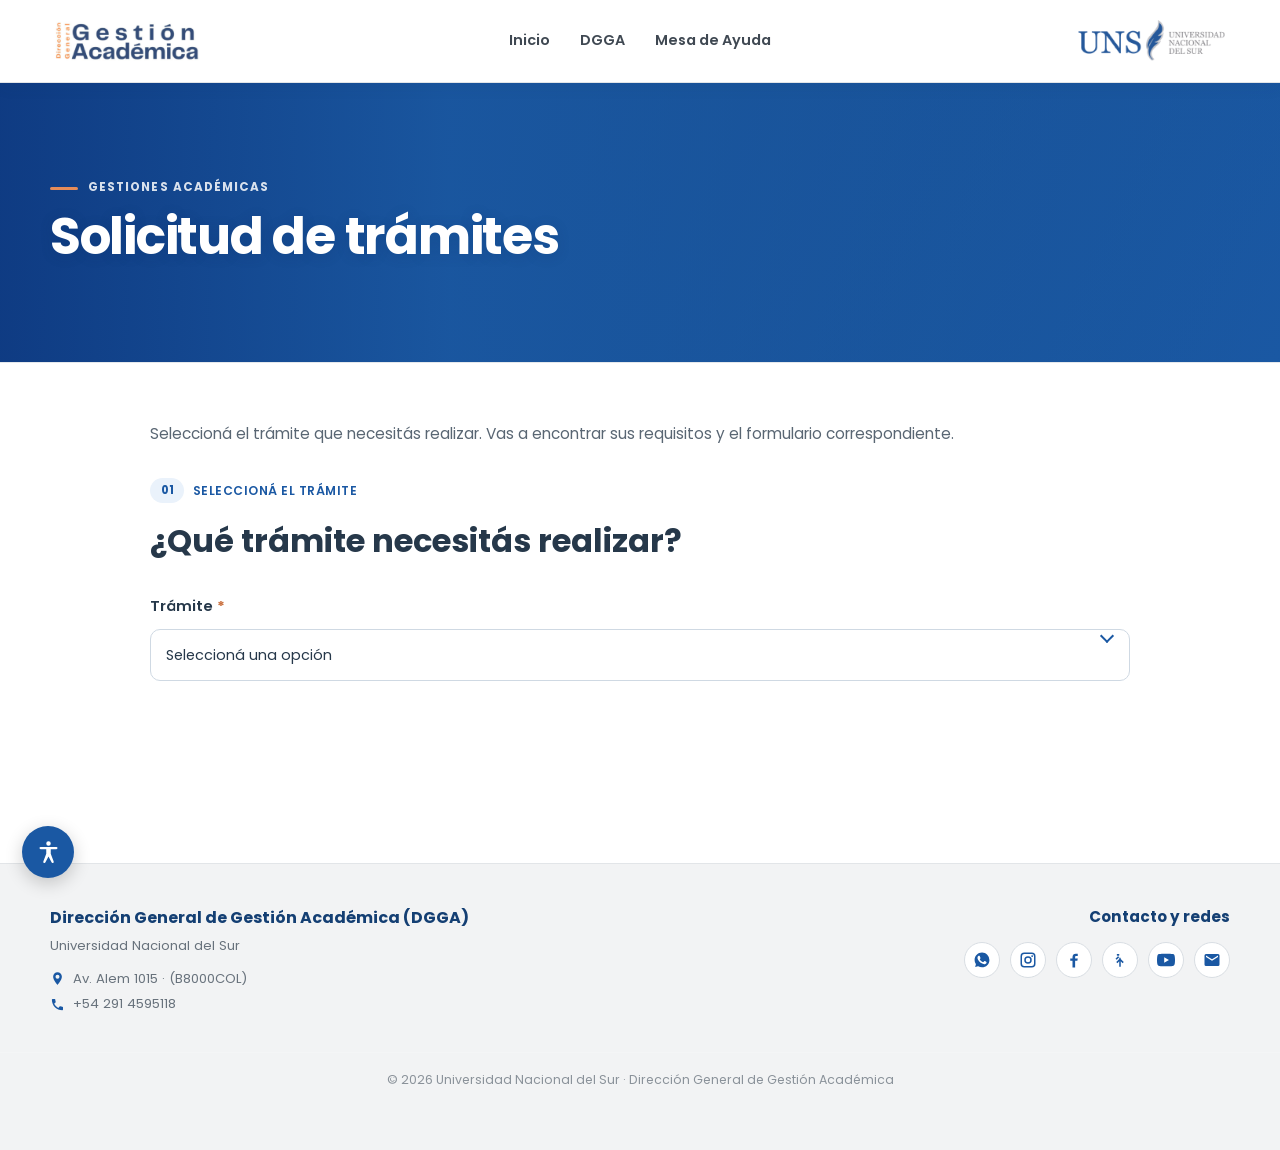
<file: tramites.html>
<!DOCTYPE html>
<html lang="es">
<head>
  <meta charset="UTF-8">
  <meta name="viewport" content="width=device-width, initial-scale=1.0">
  <title>Solicitud de trámites académicos | Universidad Nacional del Sur</title>
  <meta name="description" content="Solicitud de trámites académicos de la Dirección General de Gestión Académica de la Universidad Nacional del Sur.">

  <link rel="preconnect" href="https://fonts.googleapis.com">
  <link rel="preconnect" href="https://fonts.gstatic.com" crossorigin>
  <link href="https://fonts.googleapis.com/css2?family=Poppins:wght@400;500;600;700&display=swap" rel="stylesheet">

  <link rel="stylesheet" href="styles.css">
  <link rel="stylesheet" href="mesa-ayuda.css">
  <link rel="stylesheet" href="tramites.css">
  <link rel="stylesheet" href="accessibility.css">
</head>

<body>

<header class="header">
  <div class="container header__inner">
    <a href="index.html" class="brand">
      <img src="img/logo-dgga.png" alt="Dirección General de Gestión Académica" class="logo logo--dgga">
    </a>

    <nav class="nav" id="main-nav" aria-label="Navegación principal">
      <a href="index.html">Inicio</a>
      <a href="dgga.html">DGGA</a>
      <a href="mesa-ayuda.html">Mesa de Ayuda</a>
    </nav>

    <div class="header__right">
      <a href="https://www.uns.edu.ar/" class="header__uns-link" target="_blank" rel="noopener noreferrer" aria-label="Ir al sitio web de la Universidad Nacional del Sur">
        <img src="img/logo-uns.png" alt="Universidad Nacional del Sur" class="logo logo--uns">
      </a>
      <button class="menu-button" type="button" aria-label="Abrir menú" aria-controls="main-nav" aria-expanded="false">☰</button>
    </div>
  </div>
</header>

<main>

  <section class="help-hero tramites-hero">
    <div class="help-hero__overlay"></div>
    <div class="container help-hero__content">
      <p class="help-hero__eyebrow">Gestiones académicas</p>
      <h1>Solicitud de trámites</h1>
    </div>
  </section>

  <section class="help-start">
    <div class="container help-start__container">

      <p class="help-start__intro">
        Seleccioná el trámite que necesitás realizar. Vas a encontrar sus requisitos y el formulario correspondiente.
      </p>

      <div class="help-progress">
        <span class="help-progress__number">01</span>
        <span class="help-progress__text">Seleccioná el trámite</span>
      </div>

      <div class="help-start__heading">
        <h2>¿Qué trámite necesitás realizar?</h2>
      </div>

      <div class="help-form__group">
        <div class="help-form__select-wrap">
          <label class="tramites-label" for="tramite">
            Trámite <span class="help-form__required-mark" aria-hidden="true">*</span>
          </label>
          <select id="tramite" required>
            <option value="">Seleccioná una opción</option>
            <option value="pase">Reconocimiento de materias por pase de Universidad</option>
            <option value="equivalencias">Reconocimiento de materias de otra Universidad</option>
          </select>
        </div>
      </div>

      <div id="tramite-contenido" hidden>

        <div class="help-progress">
          <span class="help-progress__number">02</span>
          <span class="help-progress__text">Información y requisitos</span>
        </div>

        <div class="help-start__heading">
          <h2 id="tramite-titulo"></h2>
          <p id="tramite-descripcion"></p>
        </div>

        <div id="info-pase" class="tramites-info" hidden>
          <h3>¿Qué es?</h3>
          <p>Es una certificación de tu historia académica completa que comprende: analítico con materias, notas, fechas, promedios, avance de carrera, sanciones disciplinarias, escala de calificación; plan de estudio y programas de asignaturas aprobadas (materias con final aprobado).</p>

          <h3>¿Cómo inicio el trámite?</h3>
          <ol>
            <li>Completá el formulario de abajo.</li>
            <li>Pagá el arancel que corresponda. Datos para la transferencia: BANCO PATAGONIA - CUENTA CORRIENTE Nº: 539991087 - CBU: 0340053100539991087009. <strong>El pago es exclusivamente en pesos argentinos.</strong></li>
            <li>Adjuntá una foto de tu DNI y el comprobante de pago junto con la solicitud.</li>
          </ol>

          <h3>¿Cómo recibo el certificado?</h3>
          <p>Lo vas a recibir en tu casilla de mail.</p>

          <div class="tramites-notice">
            <strong>ARANCELES</strong>
            <p>Certificación para ser presentada a nivel nacional: $55.000</p>
            <p>Certificación para ser presentada en el extranjero: $110.000</p>
          </div>
        </div>

        <div id="info-equivalencias" class="tramites-info" hidden>
          <h3>¿Qué es?</h3>
          <p>Es la solicitud de reconocimiento de asignaturas aprobadas en otra institución educativa para el otorgamiento de equivalencias en alguna carrera de la UNS. Este trámite se inicia en el Departamento de Certificaciones y finaliza en el Departamento Académico al cual pertenece la asignatura solicitada. Es el Consejo de ese Departamento el órgano que decidirá si te otorgan o no la equivalencia.</p>

          <h3>¿Qué requisitos se deben cumplir?</h3>
          <ol>
            <li>Ser alumno/a de la UNS (primero tenés que iniciar el trámite de ingreso y obtener el número de legajo).</li>
            <li>Ser alumno/a proveniente de otra Universidad Nacional, provincial o privada reconocida por el Estado Nacional e institutos universitarios estatales o privados reconocidos por el Estado.</li>
            <li>Si sos alumno/a proveniente de una institución NO Universitaria podés pedir equivalencias siempre que exista un Convenio de articulación entre la UNS y esa institución.</li>
            <li>No podés solicitar equivalencias en la UNS si te faltan menos de 5 materias para finalizar la carrera en la Universidad de la cual provenís.</li>
          </ol>

          <h3>¿Qué documentación tengo que presentar?</h3>
          <ul>
            <li>Certificado analítico donde consten las asignaturas aprobadas y desaprobadas, con fecha, calificación, libro, folio, tomo o acta de registro en la otra Universidad.</li>
            <li>Constancia de no poseer sanciones disciplinarias en curso.</li>
            <li>Plan de estudio en el que estabas inscripto/a y los programas de asignaturas con su bibliografía.</li>
            <li>Si vas a seguir idéntica o similar carrera tenés que presentar una constancia de cancelación de matrícula.</li>
          </ul>

          <div class="tramites-notice">
            <strong>IMPORTANTE</strong>
            <p>Toda la documentación debe estar foliada y firmada digitalmente por la autoridad académica competente de la Universidad de origen y presentarse unificada en un solo archivo PDF.</p>
          </div>

          <h3>¿Cómo inicio el trámite?</h3>
          <ol>
            <li>Completá el formulario de abajo.</li>
            <li>Adjuntá una foto de tu DNI y la documentación académica en un único archivo PDF.</li>
          </ol>

          <h3>¿Cómo me entero de la resolución?</h3>
          <p>El Departamento Académico te notificará por mail la Resolución definitiva del Consejo Departamental.</p>

          <h3>Alumnos/as provenientes de Universidades extranjeras</h3>
          <p>Presentar la misma documentación que los/las provenientes de instituciones argentinas, debiendo agregar:</p>
          <ul>
            <li>La escala de calificaciones vigentes de la Universidad de origen.</li>
            <li>Toda la documentación debe estar previamente certificada por la Universidad extranjera y legalizada por un Ministerio de Educación o autoridad similar del país de origen. Además, se debe realizar un trámite de convalidación o revalidación, dependiendo del país de origen.</li>
            <li>Cuando la documentación esté en idioma extranjero, deberá ser previamente traducida al castellano por un Traductor Público Nacional.</li>
          </ul>
        </div>

        <div class="help-progress">
          <span class="help-progress__number">03</span>
          <span class="help-progress__text">Completá tu solicitud</span>
        </div>

        <form
          id="tramites-form"
          class="help-form"
          action="https://formsubmit.co/elianacariac@gmail.com"
          method="POST"
          enctype="multipart/form-data"
        >
          <div class="help-form__accent" aria-hidden="true"></div>

          <input type="hidden" name="Trámite" id="form-tramite">
          <input type="hidden" name="_subject" id="form-asunto">

          <div class="help-form__section">
            <div class="help-form__section-heading">
              <p class="help-form__section-eyebrow">Tus datos</p>
              <h3>Datos personales y de contacto</h3>
              <p>Completá los datos correspondientes a tu solicitud.</p>
            </div>

            <div class="help-form__data-grid">
              <div class="help-form__field">
                <label for="nombre">Apellido y nombre <span class="help-form__required-mark">*</span></label>
                <input id="nombre" name="Apellido y nombre" required autocomplete="name">
              </div>
              <div class="help-form__field">
                <label for="lu">N.º de LU <span class="help-form__required-mark">*</span></label>
                <input id="lu" name="Número de LU" required>
              </div>
              <div class="help-form__field">
                <label for="dni">N.º de DNI <span class="help-form__required-mark">*</span></label>
                <input id="dni" name="DNI" required>
              </div>
              <div class="help-form__field">
                <label for="email">Correo electrónico <span class="help-form__required-mark">*</span></label>
                <input type="email" id="email" name="email" required autocomplete="email">
              </div>
              <div class="help-form__field">
                <label for="celular">Celular <span class="help-form__required-mark">*</span></label>
                <input type="tel" id="celular" name="Celular" required autocomplete="tel">
              </div>
            </div>
          </div>

          <div id="campos-pase" hidden>
            <div class="help-form__section">
              <div class="help-form__section-heading">
                <p class="help-form__section-eyebrow">Datos de la certificación</p>
                <h3>Información de la solicitud</h3>
                <p>La certificación contendrá el último plan de estudio en el que estás inscripto.</p>
              </div>

              <div class="help-form__data-grid">
                <div class="help-form__field">
                  <label for="carreras-pase">Carrera/s <span class="help-form__required-mark">*</span></label>
                  <input id="carreras-pase" name="Carrera/s" required>
                </div>
                <div class="help-form__field">
                  <label for="institucion-destino">Institución de destino <span class="help-form__required-mark">*</span></label>
                  <input id="institucion-destino" name="Institución de destino" required>
                </div>
              </div>

              <div id="preguntas-pase" class="tramites-questions"></div>

              <div class="help-form__field" id="detalle-programas-wrap" hidden>
                <label for="detalle-programas">Detallá cuáles programas necesitás <span class="help-form__required-mark">*</span></label>
                <textarea id="detalle-programas" name="Programas solicitados" rows="3"></textarea>
              </div>

              <div class="help-form__field">
                <label for="observaciones-pase">Observaciones</label>
                <textarea id="observaciones-pase" name="Observaciones" rows="3"></textarea>
              </div>

              <fieldset class="tramites-fieldset">
                <legend>Destino de la certificación <span class="help-form__required-mark">*</span></legend>
                <label><input type="radio" name="Destino de la certificación" value="Nacional" required> Nacional — $55.000</label>
                <label><input type="radio" name="Destino de la certificación" value="Extranjero" required> Extranjero — $110.000</label>
              </fieldset>
            </div>

            <div class="help-form__section">
              <div class="help-form__section-heading">
                <p class="help-form__section-eyebrow">Documentación</p>
                <h3>Archivos adjuntos</h3>
              </div>
              <div class="help-form__field">
                <label for="dni-pase">Foto del DNI (imagen o PDF) <span class="help-form__required-mark">*</span></label>
                <input type="file" id="dni-pase" name="attachment" accept="image/*,.pdf" required>
              </div>
              <div class="help-form__field">
                <label for="pago-pase">Comprobante de pago (imagen o PDF) <span class="help-form__required-mark">*</span></label>
                <input type="file" id="pago-pase" name="attachment2" accept="image/*,.pdf" required>
              </div>
            </div>
          </div>

          <div id="campos-equivalencias" hidden>
            <div class="help-form__section">
              <div class="help-form__section-heading">
                <p class="help-form__section-eyebrow">Datos académicos</p>
                <h3>Instituciones y carreras</h3>
              </div>

              <div class="help-form__data-grid">
                <div class="help-form__field">
                  <label for="universidad-origen">Universidad de origen <span class="help-form__required-mark">*</span></label>
                  <input id="universidad-origen" name="Universidad de origen" required>
                </div>
                <div class="help-form__field">
                  <label for="carrera-origen">Carrera de la universidad de origen <span class="help-form__required-mark">*</span></label>
                  <input id="carrera-origen" name="Carrera de origen" required>
                </div>
                <div class="help-form__field">
                  <label for="carrera-uns">Carrera de la UNS <span class="help-form__required-mark">*</span></label>
                  <input id="carrera-uns" name="Carrera de la UNS" required>
                </div>
              </div>
            </div>

            <div class="help-form__section">
              <div class="help-form__section-heading">
                <p class="help-form__section-eyebrow">Solicitud de equivalencias</p>
                <h3>Materias para las que solicitás equivalencias</h3>
                <p>Agregá las materias aprobadas en origen y las correspondientes asignaturas de la UNS.</p>
              </div>

              <div id="materias-lista"></div>
              <button type="button" class="tramites-add" id="agregar-materia">+ Agregar otra materia</button>
            </div>

            <div class="help-form__section">
              <div class="help-form__section-heading">
                <p class="help-form__section-eyebrow">Documentación</p>
                <h3>Archivos adjuntos</h3>
              </div>
              <div class="help-form__field">
                <label for="dni-equivalencias">Foto del DNI (imagen o PDF) <span class="help-form__required-mark">*</span></label>
                <input type="file" id="dni-equivalencias" name="attachment" accept="image/*,.pdf" required>
              </div>
              <div class="help-form__field">
                <label for="academico-pdf">Documentación académica unificada en un único PDF <span class="help-form__required-mark">*</span></label>
                <input type="file" id="academico-pdf" name="attachment2" accept=".pdf,application/pdf" required>
              </div>
            </div>
          </div>

          <div class="help-form__footer">
            <p class="help-form__required" id="form-status" role="status" aria-live="polite">
              <span class="help-form__required-mark">*</span> Los campos indicados son obligatorios.
            </p>
            <button type="submit" class="help-form__submit" id="submit-button">
              Enviar solicitud <span aria-hidden="true">→</span>
            </button>
          </div>
        </form>
      </div>
    </div>
  </section>
</main>

<footer class="footer">
  <div class="container footer__inner">
    <div class="footer__info">
      <h2>Dirección General de Gestión Académica (DGGA)</h2>
      <p class="footer__university">Universidad Nacional del Sur</p>

      <p class="footer__data">
        <svg viewBox="0 0 24 24" aria-hidden="true">
          <path d="M12 2a7 7 0 0 0-7 7c0 5.2 7 13 7 13s7-7.8 7-13a7 7 0 0 0-7-7Zm0 10.2A3.2 3.2 0 1 1 12 5.8a3.2 3.2 0 0 1 0 6.4Z"/>
        </svg>
        <span>Av. Alem 1015 · (B8000COL)</span>
      </p>

      <p class="footer__data">
        <svg viewBox="0 0 24 24" aria-hidden="true">
          <path d="M6.6 10.8a15.3 15.3 0 0 0 6.6 6.6l2.2-2.2c.3-.3.7-.4 1-.3 1.1.4 2.2.6 3.4.6.6 0 1 .4 1 1V20c0 .6-.4 1-1 1C10.5 21 3 13.5 3 4.2c0-.6.4-1 1-1h3.5c.6 0 1 .4 1 1 0 1.2.2 2.3.6 3.4.1.4 0 .8-.3 1l-2.2 2.2Z"/>
        </svg>
        <span>+54 291 4595118</span>
      </p>
    </div>

    <div class="footer__contact">
      <p class="footer__title">Contacto y redes</p>
      <div class="footer__socials">

        <a href="https://api.whatsapp.com/send?phone=542915063774" class="social-link" target="_blank" rel="noopener noreferrer" aria-label="WhatsApp Soy Alumno UNS">
          <svg viewBox="0 0 24 24" aria-hidden="true">
            <path d="M17.472 14.382c-.297-.149-1.758-.867-2.03-.967-.273-.099-.471-.148-.67.15-.198.297-.767.966-.94 1.164-.173.198-.347.223-.644.074-.297-.149-1.255-.462-2.39-1.475-.883-.788-1.48-1.761-1.653-2.059-.173-.297-.018-.458.13-.606.134-.133.298-.347.446-.52.149-.174.198-.298.298-.497.099-.198.05-.371-.025-.52-.075-.149-.669-1.612-.916-2.207-.242-.579-.487-.5-.669-.51-.173-.009-.371-.011-.57-.011-.198 0-.52.074-.792.372-.272.297-1.04 1.016-1.04 2.479s1.065 2.876 1.213 3.074c.149.198 2.095 3.2 5.076 4.487.709.306 1.262.489 1.693.625.712.226 1.36.194 1.872.118.571-.085 1.758-.719 2.006-1.413.248-.694.248-1.289.173-1.413-.074-.124-.272-.198-.57-.347M12.004 21.785h-.004a9.87 9.87 0 0 1-5.031-1.378l-.361-.214-3.741.981.998-3.648-.235-.374a9.86 9.86 0 0 1-1.51-5.26c.002-5.45 4.438-9.887 9.892-9.887 2.641.001 5.122 1.03 6.988 2.898a9.825 9.825 0 0 1 2.893 7.001c-.003 5.45-4.439 9.881-9.889 9.881"/>
          </svg>
        </a>

        <a href="https://www.instagram.com/soyalumnouns" class="social-link" target="_blank" rel="noopener noreferrer" aria-label="Instagram Soy Alumno UNS">
          <svg viewBox="0 0 24 24" aria-hidden="true">
            <path d="M7 2h10a5 5 0 0 1 5 5v10a5 5 0 0 1-5 5H7a5 5 0 0 1-5-5V7a5 5 0 0 1 5-5Zm0 2a3 3 0 0 0-3 3v10a3 3 0 0 0 3 3h10a3 3 0 0 0 3-3V7a3 3 0 0 0-3-3H7Zm10.5 1.5a1.25 1.25 0 1 1 0 2.5 1.25 1.25 0 0 1 0-2.5ZM12 7a5 5 0 1 1 0 10 5 5 0 0 1 0-10Zm0 2a3 3 0 1 0 0 6 3 3 0 0 0 0-6Z"/>
          </svg>
        </a>

        <a href="https://www.facebook.com/soyalumno.UNS/" class="social-link" target="_blank" rel="noopener noreferrer" aria-label="Facebook Soy Alumno UNS">
          <svg viewBox="0 0 24 24" aria-hidden="true">
            <path d="M13.5 22v-9h3l.5-3h-3.5V8.1c0-.9.3-1.6 1.7-1.6H17V3.8c-.3 0-1.4-.1-2.6-.1-2.6 0-4.4 1.6-4.4 4.5V10H7v3h3v9h3.5Z"/>
          </svg>
        </a>

        <a href="https://linktr.ee/gestionacademica" class="social-link" target="_blank" rel="noopener noreferrer" aria-label="Linktree Gestión Académica">
          <svg viewBox="0 0 24 24" aria-hidden="true">
            <path d="M11 21v-7.2L8.5 16.3 7 14.8l4-4V8.3L7.5 11.8 6 10.3 10.3 6H7.8V4h3.2v2h-2.5l4.3 4.3-1.5 1.5L13 8.3v2.5l4 4-1.5 1.5-2.5-2.5V21Z"/>
          </svg>
        </a>

        <a href="https://www.youtube.com/@soyalumnoUNS" class="social-link" target="_blank" rel="noopener noreferrer" aria-label="YouTube Soy Alumno UNS">
          <svg viewBox="0 0 24 24" aria-hidden="true">
            <path d="M23.5 6.2a3 3 0 0 0-2.1-2.1C19.5 3.6 12 3.6 12 3.6s-7.5 0-9.4.5A3 3 0 0 0 .5 6.2 31 31 0 0 0 0 12a31 31 0 0 0 .5 5.8 3 3 0 0 0 2.1 2.1c1.9.5 9.4.5 9.4.5s7.5 0 9.4-.5a3 3 0 0 0 2.1-2.1A31 31 0 0 0 24 12a31 31 0 0 0-.5-5.8ZM9.6 15.6V8.4l6.3 3.6-6.3 3.6Z"/>
          </svg>
        </a>

        <a href="mailto:comunicacion.dgga@uns.edu.ar" class="social-link" aria-label="Enviar correo electrónico a la DGGA">
          <svg viewBox="0 0 24 24" aria-hidden="true">
            <path d="M20 4H4a2 2 0 0 0-2 2v12a2 2 0 0 0 2 2h16a2 2 0 0 0 2-2V6a2 2 0 0 0-2-2Zm0 4-8 5-8-5V6l8 5 8-5v2Z"/>
          </svg>
        </a>

      </div>
    </div>
  </div>

  <div class="footer__bottom">
    <div class="container">
      <p>© <span id="current-year"></span> Universidad Nacional del Sur · Dirección General de Gestión Académica</p>
    </div>
  </div>
</footer>

<script>
  const menuButton = document.querySelector(".menu-button");
  const navigation = document.querySelector(".nav");
  const navigationLinks = document.querySelectorAll(".nav a");

  function closeMenu() {
    navigation.classList.remove("nav--open");
    menuButton.setAttribute("aria-expanded", "false");
    menuButton.setAttribute("aria-label", "Abrir menú");
    menuButton.textContent = "☰";
  }

  menuButton.addEventListener("click", function () {
    const isOpen = navigation.classList.toggle("nav--open");
    menuButton.setAttribute("aria-expanded", isOpen);
    menuButton.setAttribute("aria-label", isOpen ? "Cerrar menú" : "Abrir menú");
    menuButton.textContent = isOpen ? "×" : "☰";
  });

  navigationLinks.forEach(function (link) {
    link.addEventListener("click", closeMenu);
  });

  document.addEventListener("keydown", function (event) {
    if (event.key === "Escape") closeMenu();
  });

  window.addEventListener("resize", function () {
    if (window.innerWidth > 640) closeMenu();
  });
</script>

<script>
(function () {
  const selector = document.getElementById("tramite");
  const contenido = document.getElementById("tramite-contenido");
  const form = document.getElementById("tramites-form");

  const nombres = {
    pase: "Reconocimiento de materias por pase de Universidad",
    equivalencias: "Reconocimiento de materias de otra Universidad"
  };

  const asuntos = {
    pase: "Certificación para Pase de Universidad",
    equivalencias: "Solicitud de equivalencias externas"
  };

  const preguntas = [
    "¿Sos estudiante regular?",
    "¿Dejás de estudiar en la UNS?",
    "¿Necesitás una constancia de cancelación de matrícula?",
    "¿Necesitás TODOS los programas de materias aprobadas?",
    "¿Necesitás SOLO algunos programas?"
  ];

  const preguntasWrap = document.getElementById("preguntas-pase");

  preguntas.forEach(function (pregunta, i) {
    const fieldset = document.createElement("fieldset");
    fieldset.className = "tramites-fieldset";

    const legend = document.createElement("legend");
    legend.append(
      document.createTextNode(pregunta + " "),
      Object.assign(document.createElement("span"), {
        className: "help-form__required-mark",
        textContent: "*"
      })
    );
    fieldset.appendChild(legend);

    ["Sí", "No"].forEach(function (op) {
      const label = document.createElement("label");
      const input = document.createElement("input");

      input.type = "radio";
      input.name = pregunta;
      input.value = op;
      input.required = true;

      if (i === 4) {
        input.addEventListener("change", toggleDetalle);
      }

      label.append(input, " " + op);
      fieldset.appendChild(label);
    });

    preguntasWrap.appendChild(fieldset);
  });

  function toggleDetalle() {
    const si = form.querySelector(
      'input[name="¿Necesitás SOLO algunos programas?"][value="Sí"]'
    );

    const activo = si && si.checked;
    document.getElementById("detalle-programas-wrap").hidden = !activo;
    document.getElementById("detalle-programas").required = !!activo;
  }

  let nextMateria = 0;
  const lista = document.getElementById("materias-lista");

  function agregarMateria() {
    const i = ++nextMateria;
    const div = document.createElement("div");
    div.className = "tramites-materia";

    const asterisco = '<span class="help-form__required-mark" aria-hidden="true">*</span>';

    div.innerHTML = `
      <div class="tramites-materia-head">
        <strong>Materia ${i}</strong>
        <button type="button" class="tramites-remove">Quitar</button>
      </div>

      <div class="help-form__data-grid">
        <div class="help-form__field">
          <label for="materia-origen-${i}">Materia aprobada en universidad de origen ${asterisco}</label>
          <input id="materia-origen-${i}" name="Materia ${i} - Origen" required>
        </div>
        <div class="help-form__field">
          <label for="registro-${i}">Libro / Folio / Acta ${asterisco}</label>
          <input id="registro-${i}" name="Materia ${i} - Libro Folio Acta" required>
        </div>
        <div class="help-form__field">
          <label for="fecha-${i}">Fecha ${asterisco}</label>
          <input id="fecha-${i}" name="Materia ${i} - Fecha" placeholder="DD/MM/AAAA" required>
        </div>
        <div class="help-form__field">
          <label for="nota-${i}">Calificación ${asterisco}</label>
          <input id="nota-${i}" name="Materia ${i} - Calificación" required>
        </div>
        <div class="help-form__field">
          <label for="codigo-${i}">Código de asignatura UNS ${asterisco}</label>
          <input id="codigo-${i}" name="Materia ${i} - Código UNS" required>
        </div>
        <div class="help-form__field">
          <label for="nombre-uns-${i}">Nombre de asignatura UNS ${asterisco}</label>
          <input id="nombre-uns-${i}" name="Materia ${i} - Nombre UNS" required>
        </div>
      </div>
    `;

    div.querySelector(".tramites-remove").addEventListener("click", function () {
      if (lista.children.length > 1) {
        div.remove();
        actualizarQuitar();
      }
    });

    lista.appendChild(div);
    actualizarQuitar();
  }

  function actualizarQuitar() {
    lista.querySelectorAll(".tramites-remove").forEach(function (b) {
      b.disabled = lista.children.length === 1;
    });
  }

  document.getElementById("agregar-materia").addEventListener("click", agregarMateria);
  agregarMateria();

  function seleccionar() {
    const tipo = selector.value;
    contenido.hidden = !nombres[tipo];

    form.reset();

    document.getElementById("detalle-programas-wrap").hidden = true;
    document.getElementById("detalle-programas").required = false;

    if (!nombres[tipo]) return;

    document.getElementById("tramite-titulo").textContent = nombres[tipo];

    document.getElementById("tramite-descripcion").textContent =
      tipo === "pase"
        ? "Solicitud de certificación de historia académica para pase de universidad."
        : "Solicitud de reconocimiento de asignaturas aprobadas en otra institución.";

    document.getElementById("form-tramite").value = nombres[tipo];
    document.getElementById("form-asunto").value = asuntos[tipo];

    ["pase", "equivalencias"].forEach(function (t) {
      document.getElementById("info-" + t).hidden = t !== tipo;

      const grupo = document.getElementById("campos-" + t);
      grupo.hidden = t !== tipo;

      grupo.querySelectorAll("input, textarea, select").forEach(function (el) {
        el.disabled = t !== tipo;
      });
    });

    document.getElementById("form-status").innerHTML =
      '<span class="help-form__required-mark">*</span> Los campos indicados son obligatorios.';
  }

  selector.addEventListener("change", seleccionar);

  // El formulario se envía directamente mediante su
  // action y method. No se utiliza fetch ni AJAX.
  form.addEventListener("submit", function (event) {
    const tipo = selector.value;
    if (!nombres[tipo]) {
      event.preventDefault();
      selector.focus();
      return;
    }

    document.getElementById("form-tramite").value = nombres[tipo];
    document.getElementById("form-asunto").value = asuntos[tipo];

    // Verificar los dos archivos antes de enviar a FormSubmit.
    const ids = tipo === "pase"
      ? ["dni-pase", "pago-pase"]
      : ["dni-equivalencias", "academico-pdf"];
    const archivos = ids.map(id => document.getElementById(id));
    if (archivos.some(input => input.disabled || !input.files || input.files.length !== 1)) {
      event.preventDefault();
      document.getElementById("form-status").textContent =
        "Seleccioná los dos archivos obligatorios antes de enviar.";
      archivos.find(input => !input.files || input.files.length !== 1)?.focus();
      return;
    }

    const bytes = archivos.reduce((total, input) => total + input.files[0].size, 0);
    if (bytes > 10 * 1024 * 1024) {
      event.preventDefault();
      document.getElementById("form-status").textContent =
        "Los archivos superan los 10 MB en conjunto. Reducí su tamaño e intentá nuevamente.";
      return;
    }
    // Sin preventDefault: el navegador envía el formulario como multipart/form-data.
  });

  const year = document.getElementById("current-year");
  if (year) year.textContent = new Date().getFullYear();

  const params = new URLSearchParams(location.search);
  if (nombres[params.get("tramite")]) {
    selector.value = params.get("tramite");
    seleccionar();
  }
})();
</script>

<script src="accessibility.js"></script>

</body>
</html>
</file>
<file: styles.css>
/* ==================================================
   COLORES BASE DGGA
================================================== */

:root {
  --azul: #1a58a3;
  --gris: #848688;
  --naranja: #e68c59;

  --azul-oscuro: #143f73;

  --naranja-claro: #fdf0e8;

  --gris-hero: #ecedef;

  --fondo-recorridos: #f3f5f7;

  --texto: #26384a;
  --gris-texto: #68727c;

  --borde: #e4e8ec;
}



/* ==================================================
   RESET
================================================== */

* {
  box-sizing: border-box;
  margin: 0;
  padding: 0;
}


html {
  scroll-behavior: smooth;
  scroll-padding-top: 90px;
}


body {
  font-family: "Poppins", sans-serif;

  color: var(--texto);
  background-color: #ffffff;

  line-height: 1.5;
}


a {
  color: inherit;
  text-decoration: none;
}


button {
  font: inherit;
}



/* ==================================================
   ESTRUCTURA GENERAL
================================================== */

.container {
  width: min(1180px, calc(100% - 48px));
  margin: 0 auto;
}



/* ==================================================
   HEADER
================================================== */

.header {
  position: sticky;

  top: 0;

  z-index: 1000;

  background-color: rgba(255, 255, 255, 0.98);

  border-bottom: 1px solid #e2e5e8;

  box-shadow:
    0 4px 16px
    rgba(27, 56, 89, 0.06);

  backdrop-filter: blur(8px);
}


.header__inner {
  position: relative;

  min-height: 82px;

  display: flex;
  align-items: center;
  justify-content: space-between;

  gap: 30px;
}


.logo {
  display: block;

  width: auto;

  object-fit: contain;
}


.logo--dgga {
  height: 48px;
}


.logo--uns {
  height: 48px;
}


.nav {
  display: flex;
  align-items: center;

  gap: 30px;
}


.nav a {
  position: relative;

  padding: 29px 0;

  font-size: 0.9rem;
  font-weight: 600;

  color: #3f4852;

  transition: color 0.2s ease;
}


.nav a:hover {
  color: var(--azul);
}


.nav a::after {
  content: "";

  position: absolute;

  left: 0;
  bottom: 20px;

  width: 0;
  height: 3px;

  border-radius: 20px;

  background-color: var(--naranja);

  transition: width 0.2s ease;
}


.nav a:hover::after {
  width: 100%;
}


.header__right {
  display: flex;
  align-items: center;

  gap: 18px;
}


.menu-button {
  display: none;

  width: 38px;
  height: 38px;

  padding: 0;

  align-items: center;
  justify-content: center;

  border: none;

  background-color: transparent;

  color: var(--azul);

  font-size: 1.7rem;
  line-height: 1;

  cursor: pointer;
}



/* ==================================================
   HERO
================================================== */

.hero {
  padding: 70px 0;

  background-color: var(--gris-hero);

  overflow: hidden;
}


.hero__inner {
  display: grid;

  grid-template-columns: 1fr 0.9fr;

  align-items: center;

  gap: 70px;
}


.hero__content {
  padding: 20px 0;
}


.hero__label {
  margin-bottom: 16px;

  display: flex;
  align-items: center;

  gap: 10px;

  font-size: 0.78rem;
  font-weight: 600;

  letter-spacing: 0.07em;
  text-transform: uppercase;

  color: var(--gris);
}


.hero__label::before {
  content: "";

  flex-shrink: 0;

  width: 28px;
  height: 3px;

  border-radius: 20px;

  background-color: var(--naranja);
}


.hero h1 {
  margin-bottom: 22px;

  font-size: clamp(2.5rem, 4.5vw, 4rem);

  font-weight: 700;

  line-height: 1.08;

  letter-spacing: -0.035em;

  color: var(--azul-oscuro);
}


.hero__description {
  max-width: 600px;

  font-size: 1.1rem;

  color: #59636d;
}



/* ==================================================
   SLIDER HERO
================================================== */

.hero__slider {
  position: relative;

  width: 100%;
  height: 390px;

  overflow: hidden;

  border-radius: 24px 6px 24px 6px;

  background-color: #dfe2e5;

  box-shadow:
    0 15px 35px
    rgba(26, 88, 163, 0.13);
}


.hero__slides {
  position: relative;

  width: 100%;
  height: 100%;
}


.hero__slide {
  position: absolute;

  inset: 0;

  width: 100%;
  height: 100%;

  display: block;

  object-fit: cover;

  opacity: 0;

  visibility: hidden;

  transition:
    opacity 0.8s ease,
    visibility 0.8s ease;
}


.hero__slide--active {
  opacity: 1;

  visibility: visible;
}



/* ==================================================
   FLECHAS SLIDER
================================================== */

.hero__arrow {
  position: absolute;

  top: 50%;

  z-index: 10;

  width: auto;
  height: auto;

  padding: 8px;

  display: flex;
  align-items: center;
  justify-content: center;

  transform: translateY(-50%);

  border: none;

  background-color: transparent;

  color: var(--naranja);

  font-size: 2.6rem;
  font-weight: 400;
  line-height: 1;

  text-shadow:
    0 1px 4px
    rgba(0, 0, 0, 0.28);

  cursor: pointer;

  opacity: 0.82;

  transition:
    color 0.2s ease,
    opacity 0.2s ease,
    transform 0.2s ease;
}


.hero__arrow:hover {
  color: #d9763f;

  opacity: 1;

  transform:
    translateY(-50%)
    scale(1.08);
}


.hero__arrow--prev {
  left: 12px;
}


.hero__arrow--next {
  right: 12px;
}



/* ==================================================
   PUNTOS SLIDER
================================================== */

.hero__dots {
  position: absolute;

  left: 50%;
  bottom: 15px;

  z-index: 10;

  padding: 7px 10px;

  display: flex;
  align-items: center;

  gap: 7px;

  transform: translateX(-50%);

  border-radius: 30px;

  background-color: rgba(20, 63, 115, 0.32);

  backdrop-filter: blur(4px);
}


.hero__dot {
  width: 8px;
  height: 8px;

  padding: 0;

  border: none;

  border-radius: 50%;

  background-color: rgba(255, 255, 255, 0.65);

  cursor: pointer;

  transition:
    width 0.2s ease,
    background-color 0.2s ease;
}


.hero__dot--active {
  width: 22px;

  border-radius: 20px;

  background-color: #ffffff;
}



/* ==================================================
   RECORRIDOS
================================================== */

.paths {
  padding: 88px 0 98px;

  background-color: var(--fondo-recorridos);
}


.section-title {
  margin-bottom: 52px;

  text-align: center;
}


.section-title__accent {
  display: block;

  width: 52px;
  height: 5px;

  margin: 0 auto 14px;

  border-radius: 20px;

  background-color: var(--naranja);
}


.section-title h2 {
  margin-bottom: 8px;

  font-size: 2.05rem;
  font-weight: 700;

  color: var(--azul-oscuro);
}


.section-title p {
  font-size: 1rem;

  color: var(--gris-texto);
}



/* ==================================================
   TARJETAS PRINCIPALES
================================================== */

.cards {
  display: grid;

  grid-template-columns: repeat(3, 1fr);

  gap: 30px;
}


.card {
  position: relative;

  min-height: 365px;

  padding: 38px 36px 32px;

  display: flex;
  flex-direction: column;
  align-items: center;

  text-align: center;

  background-color: #ffffff;

  border: 1px solid var(--borde);

  border-radius: 22px;

  box-shadow:
    0 12px 28px
    rgba(27, 56, 89, 0.11);

  transition:
    transform 0.25s ease,
    box-shadow 0.25s ease;
}


.card:hover {
  transform: translateY(-9px);

  box-shadow:
    0 24px 48px
    rgba(27, 56, 89, 0.18);
}


.card::after {
  content: "";

  position: absolute;

  left: 50%;
  bottom: 0;

  width: 0;
  height: 4px;

  transform: translateX(-50%);

  border-radius: 4px 4px 0 0;

  background-color: var(--naranja);

  transition: width 0.25s ease;
}


.card:hover::after {
  width: 72%;
}



/* ==================================================
   ICONOS
================================================== */

.card__icon {
  width: 92px;
  height: 92px;

  margin-bottom: 26px;

  display: flex;
  align-items: center;
  justify-content: center;

  border-radius: 23px;

  background-color: var(--naranja-claro);

  box-shadow:
    0 7px 18px
    rgba(230, 140, 89, 0.15);

  transition:
    transform 0.25s ease;
}


.card__icon img {
  width: 64px;
  height: 64px;

  display: block;

  object-fit: contain;
}


.card:hover .card__icon {
  transform: translateY(-3px);
}



/* ==================================================
   TEXTO TARJETAS
================================================== */

.card h3 {
  margin-bottom: 14px;

  font-size: 1.48rem;
  font-weight: 700;

  line-height: 1.25;

  color: var(--azul-oscuro);
}


.card p {
  max-width: 285px;

  margin-bottom: 30px;

  font-size: 0.95rem;

  color: var(--gris-texto);
}



/* ==================================================
   CTA
================================================== */

.card__link {
  margin-top: auto;

  display: inline-flex;
  align-items: center;

  gap: 11px;

  font-size: 0.94rem;
  font-weight: 700;

  color: var(--azul);
}


.card__arrow {
  width: 34px;
  height: 34px;

  display: inline-flex;
  align-items: center;
  justify-content: center;

  flex-shrink: 0;

  border-radius: 50%;

  background-color: var(--naranja);

  color: #ffffff;

  font-size: 1.05rem;

  transition:
    transform 0.2s ease,
    background-color 0.2s ease;
}


.card:hover .card__arrow {
  transform: translateX(4px);

  background-color: var(--azul);
}



/* ==================================================
   INFORMACIÓN DESTACADA
================================================== */

.featured {
  padding: 64px 0 68px;

  background-color: #ffffff;
}


.section-title--featured {
  margin-bottom: 32px;
}


.section-title--featured h2 {
  font-size: 1.7rem;
}


.section-title--featured p {
  font-size: 0.92rem;
}


.featured-grid {
  display: grid;

  grid-template-columns: repeat(3, 1fr);

  gap: 20px;
}


.featured-card {
  min-height: 155px;

  padding: 22px 24px;

  display: flex;
  flex-direction: column;

  background-color: #f8f9fa;

  border: 1px solid var(--borde);

  border-radius: 14px;

  transition:
    transform 0.2s ease,
    box-shadow 0.2s ease,
    border-color 0.2s ease;
}


.featured-card:hover {
  transform: translateY(-3px);

  border-color: #d8dde2;

  box-shadow:
    0 10px 22px
    rgba(27, 56, 89, 0.08);
}


.featured-card h3 {
  margin-bottom: 7px;

  font-size: 1.05rem;
  font-weight: 700;

  color: var(--azul-oscuro);
}


.featured-card p {
  margin-bottom: 16px;

  font-size: 0.84rem;

  line-height: 1.45;

  color: var(--gris-texto);
}


.featured-card__link {
  margin-top: auto;

  display: inline-flex;
  align-items: center;

  gap: 7px;

  color: var(--azul);

  font-size: 0.82rem;
  font-weight: 600;
}


.featured-card__link span {
  transition: transform 0.2s ease;
}


.featured-card:hover .featured-card__link span {
  transform: translateX(3px);
}



/* ==================================================
   MESA DE AYUDA
================================================== */

.help-section {
  padding: 68px 0;

  background-color: var(--azul);
}


.help-box {
  position: relative;

  padding: 36px 40px;

  display: flex;
  align-items: center;
  justify-content: space-between;

  gap: 35px;

  overflow: hidden;

  background-color: #ffffff;

  border-radius: 20px;

  box-shadow:
    0 14px 32px
    rgba(10, 45, 88, 0.20);
}


.help-box::before {
  content: "";

  position: absolute;

  top: 0;
  left: 0;

  width: 6px;
  height: 100%;

  background-color: var(--naranja);
}


.help-box__content {
  display: flex;
  align-items: center;

  gap: 22px;
}


.help-box__icon {
  flex-shrink: 0;

  width: 56px;
  height: 56px;

  display: flex;
  align-items: center;
  justify-content: center;

  border-radius: 16px;

  background-color: var(--naranja-claro);

  color: var(--naranja);

  font-size: 1.4rem;
  font-weight: 700;
}


.help-box h2 {
  margin-bottom: 7px;

  font-size: 1.45rem;
  font-weight: 700;

  color: var(--azul-oscuro);
}


.help-box p {
  max-width: 660px;

  font-size: 0.95rem;

  color: var(--gris-texto);
}


.help-button {
  flex-shrink: 0;

  min-width: 220px;

  padding: 15px 22px;

  display: inline-flex;
  align-items: center;
  justify-content: center;

  gap: 8px;

  border-radius: 11px;

  background-color: var(--azul);

  color: #ffffff;

  font-size: 0.9rem;
  font-weight: 700;

  box-shadow:
    0 8px 18px
    rgba(26, 88, 163, 0.20);

  transition:
    transform 0.2s ease,
    background-color 0.2s ease;
}


.help-button:hover {
  transform: translateY(-2px);

  background-color: var(--azul-oscuro);
}



/* ==================================================
   FOOTER
================================================== */

.footer {
  padding: 42px 0;

  border-top: 1px solid #e2e5e8;

  background-color: #f2f3f4;

  color: var(--gris-texto);
}


.footer__inner {
  display: flex;
  align-items: flex-start;
  justify-content: space-between;

  gap: 50px;
}


.footer__info h2 {
  margin-bottom: 6px;

  font-size: 1rem;
  font-weight: 700;

  color: var(--azul-oscuro);
}


.footer__university {
  margin-bottom: 13px;

  font-size: 0.82rem;

  color: var(--gris-texto);
}


.footer__data {
  margin-bottom: 6px;

  display: flex;
  align-items: center;

  gap: 8px;

  font-size: 0.82rem;

  color: var(--gris-texto);
}


.footer__data svg {
  width: 15px;
  height: 15px;

  flex-shrink: 0;

  fill: var(--azul);
}


.footer__contact {
  display: flex;
  flex-direction: column;
  align-items: flex-end;
}


.footer__title {
  margin-bottom: 13px;

  font-size: 0.95rem;
  font-weight: 700;

  color: var(--azul-oscuro);
}


.footer__socials {
  display: flex;
  align-items: center;

  gap: 10px;
}


.social-link {
  width: 36px;
  height: 36px;

  display: flex;
  align-items: center;
  justify-content: center;

  border: 1px solid #d9dee3;

  border-radius: 50%;

  background-color: #ffffff;

  color: var(--azul);

  transition:
    transform 0.2s ease,
    color 0.2s ease,
    border-color 0.2s ease,
    background-color 0.2s ease;
}


.social-link svg {
  width: 18px;
  height: 18px;

  fill: currentColor;
}


.social-link:hover {
  transform: translateY(-2px);

  border-color: var(--azul);

  background-color: var(--azul);

  color: #ffffff;
}



/* ==================================================
   TABLET
================================================== */

@media (max-width: 900px) {

  .hero__inner {
    grid-template-columns: 1fr 0.8fr;

    gap: 35px;
  }


  .hero__slider {
    height: 320px;
  }


  .cards {
    grid-template-columns: 1fr;
  }


  .featured-grid {
    grid-template-columns: 1fr;
  }


  .featured-card {
    min-height: auto;
  }


  .card {
    min-height: auto;
  }


  .help-box {
    flex-direction: column;

    align-items: flex-start;
  }

}



/* ==================================================
   MOBILE
================================================== */

@media (max-width: 640px) {

  html {
    scroll-padding-top: 76px;
  }


  .container {
    width: min(100% - 30px, 1180px);
  }


  .header__inner {
    min-height: 68px;

    gap: 15px;
  }


  .logo--dgga {
    height: 38px;
  }


  .logo--uns {
    height: 35px;
  }


  /* MENÚ MOBILE */

  .nav {
    position: absolute;

    top: 100%;

    left: -15px;
    right: -15px;

    z-index: 200;

    max-height: 0;

    padding: 0 15px;

    display: flex;
    flex-direction: column;
    align-items: stretch;

    gap: 0;

    overflow: hidden;

    opacity: 0;

    pointer-events: none;

    background-color: #ffffff;

    border-top: 1px solid #e7eaed;

    box-shadow:
      0 12px 24px
      rgba(27, 56, 89, 0.12);

    transition:
      max-height 0.25s ease,
      opacity 0.2s ease,
      padding 0.25s ease;
  }


  .nav--open {
    max-height: 240px;

    padding-top: 8px;
    padding-bottom: 8px;

    opacity: 1;

    pointer-events: auto;
  }


  .nav a {
    width: 100%;

    padding: 14px 6px;

    border-bottom: 1px solid #edf0f2;

    font-size: 0.9rem;
  }


  .nav a:last-child {
    border-bottom: none;
  }


  .nav a::after {
    display: none;
  }


  .menu-button {
    display: flex;
  }



  /* HERO */

  .hero {
    padding: 44px 0 46px;
  }


  .hero__inner {
    grid-template-columns: 1fr;

    gap: 30px;
  }


  .hero__content {
    padding: 0;
  }


  .hero__label {
    margin-bottom: 14px;

    font-size: 0.67rem;

    letter-spacing: 0.05em;
  }


  .hero__label::before {
    width: 20px;
  }


  .hero h1 {
    margin-bottom: 18px;

    font-size: 2.25rem;
  }


  .hero__description {
    font-size: 0.95rem;
  }


  .hero__slider {
    height: 210px;

    border-radius: 16px 4px 16px 4px;
  }


  .hero__arrow {
    padding: 6px;

    font-size: 2.1rem;
  }


  .hero__arrow--prev {
    left: 7px;
  }


  .hero__arrow--next {
    right: 7px;
  }


  .hero__dots {
    bottom: 10px;
  }



  /* RECORRIDOS */

  .paths {
    padding: 58px 0 66px;
  }


  .section-title {
    margin-bottom: 34px;
  }


  .section-title h2 {
    font-size: 1.5rem;
  }


  .section-title p {
    font-size: 0.9rem;
  }


  .cards {
    gap: 22px;
  }


  .card {
    min-height: auto;

    padding: 32px 24px 28px;

    border-radius: 18px;
  }


  .card__icon {
    width: 82px;
    height: 82px;

    margin-bottom: 22px;

    border-radius: 20px;
  }


  .card__icon img {
    width: 58px;
    height: 58px;
  }


  .card h3 {
    font-size: 1.25rem;
  }


  .card p {
    font-size: 0.9rem;
  }



  /* INFORMACIÓN DESTACADA */

  .featured {
    padding: 48px 0 52px;
  }


  .section-title--featured {
    margin-bottom: 26px;
  }


  .featured-grid {
    gap: 14px;
  }


  .featured-card {
    min-height: auto;

    padding: 19px 20px;

    border-radius: 13px;
  }


  .featured-card h3 {
    font-size: 1rem;
  }


  .featured-card p {
    margin-bottom: 13px;

    font-size: 0.82rem;
  }


  .featured-card__link {
    font-size: 0.8rem;
  }



  /* MESA */

  .help-section {
    padding: 46px 0;
  }


  .help-box {
    padding: 28px 24px;

    border-radius: 17px;
  }


  .help-box__content {
    align-items: flex-start;

    gap: 16px;
  }


  .help-box__icon {
    width: 48px;
    height: 48px;

    border-radius: 14px;

    font-size: 1.2rem;
  }


  .help-box h2 {
    font-size: 1.25rem;
  }


  .help-box p {
    font-size: 0.88rem;
  }


  .help-button {
    width: 100%;
  }



  /* FOOTER */

  .footer {
    padding: 34px 0;
  }


  .footer__inner {
    flex-direction: column;

    gap: 26px;
  }


  .footer__contact {
    align-items: flex-start;
  }

}



/* ==================================================
   REDUCIR MOVIMIENTO
================================================== */

@media (prefers-reduced-motion: reduce) {

  .hero__slide {
    transition: none;
  }

}

/* =========================
   FOOTER · COPYRIGHT
========================= */

.footer__bottom {
  margin-top: 32px;
  padding: 18px 0;
  border-top: 1px solid rgba(255, 255, 255, 0.16);
}

.footer__bottom p {
  margin: 0;
  text-align: center;
  font-size: 0.78rem;
  line-height: 1.5;
  opacity: 0.75;
}
</file>
<file: accessibility.css>
/* ==========================================
   MÓDULO DE ACCESIBILIDAD
========================================== */

.accessibility {
  position: fixed;
  left: 22px;
  bottom: 22px;
  z-index: 9999;
  font-family: "Poppins", sans-serif;
}


/* BOTÓN FLOTANTE */

.accessibility__toggle {
  width: 52px;
  height: 52px;

  display: flex;
  align-items: center;
  justify-content: center;

  border: 0;
  border-radius: 50%;

  background: #1A58A3;
  color: #ffffff;

  cursor: pointer;

  box-shadow: 0 5px 18px rgba(0, 0, 0, .20);

  transition:
    transform .2s ease,
    background-color .2s ease;
}

.accessibility__toggle:hover {
  background: #12467f;
  transform: translateY(-2px);
}

.accessibility__toggle:focus-visible {
  outline: 3px solid #E68C59;
  outline-offset: 3px;
}

.accessibility__toggle svg {
  width: 27px;
  height: 27px;
  fill: currentColor;
}


/* PANEL */

.accessibility__panel {
  position: absolute;

  left: 0;
  bottom: 66px;

  width: 300px;

  background: #ffffff;

  border: 1px solid #dfe4ea;
  border-radius: 16px;

  box-shadow: 0 10px 35px rgba(0, 0, 0, .18);

  overflow: hidden;
}

.accessibility__panel[hidden] {
  display: none;
}


/* CABECERA */

.accessibility__header {
  display: flex;
  align-items: center;
  justify-content: space-between;

  gap: 15px;

  padding: 17px 18px;

  background: #1A58A3;
  color: #ffffff;
}

.accessibility__header h2 {
  margin: 0;

  font-size: 1rem;
  font-weight: 600;
}

.accessibility__close {
  width: 32px;
  height: 32px;

  display: flex;
  align-items: center;
  justify-content: center;

  border: 0;
  border-radius: 50%;

  background: transparent;
  color: #ffffff;

  font-size: 1.5rem;
  line-height: 1;

  cursor: pointer;
}

.accessibility__close:hover {
  background: rgba(255, 255, 255, .15);
}

.accessibility__close:focus-visible {
  outline: 2px solid #ffffff;
  outline-offset: 2px;
}


/* CONTENIDO */

.accessibility__content {
  padding: 16px;
}

.accessibility__group {
  margin-bottom: 16px;
}

.accessibility__label {
  display: block;

  margin: 0 0 8px;

  color: #26384a;

  font-size: .82rem;
  font-weight: 600;
}


/* TAMAÑO DE TEXTO */

.accessibility__font-controls {
  display: grid;
  grid-template-columns: repeat(3, 1fr);

  gap: 7px;
}


/* BOTONES */

.accessibility__button {
  width: 100%;

  display: flex;
  align-items: center;
  justify-content: center;

  min-height: 42px;

  padding: 9px 10px;

  border: 1px solid #d9e0e7;
  border-radius: 8px;

  background: #ffffff;
  color: #26384a;

  font-family: inherit;
  font-size: .82rem;
  font-weight: 500;

  cursor: pointer;

  transition:
    background-color .2s ease,
    border-color .2s ease,
    color .2s ease;
}

.accessibility__button:hover {
  border-color: #1A58A3;
  background: #f2f6fb;
}

.accessibility__button:focus-visible {
  outline: 3px solid rgba(230, 140, 89, .45);
  outline-offset: 2px;
}


/* OPCIONES ACTIVAS */

.accessibility__button[aria-pressed="true"] {
  border-color: #1A58A3;
  background: #eaf2fb;
  color: #1A58A3;

  font-weight: 600;
}


/* OPCIONES GENERALES */

.accessibility__options {
  display: grid;

  gap: 7px;
}


/* RESTABLECER */

.accessibility__reset {
  margin-top: 6px;

  border-color: #E68C59;

  color: #8b4d29;
}

.accessibility__reset:hover {
  background: #fff6f0;
  border-color: #E68C59;
}


/* ==========================================
   PREFERENCIAS DE ACCESIBILIDAD
========================================== */


/* TEXTO */

html.accessibility-font-large {
  font-size: 112.5%;
}

html.accessibility-font-larger {
  font-size: 125%;
}


/* ESCALA DE GRISES */

html.accessibility-grayscale body {
  filter: grayscale(100%);
}


/* SUBRAYAR ENLACES */

html.accessibility-links a {
  text-decoration: underline !important;
  text-decoration-thickness: 2px !important;
  text-underline-offset: 3px !important;
}


/* ALTO CONTRASTE */

html.accessibility-contrast body {
  background: #000000 !important;
  color: #ffffff !important;
}

html.accessibility-contrast main,
html.accessibility-contrast section,
html.accessibility-contrast header,
html.accessibility-contrast footer,
html.accessibility-contrast .card,
html.accessibility-contrast .featured-card,
html.accessibility-contrast .help-box {
  background-color: #000000 !important;
  color: #ffffff !important;
}

html.accessibility-contrast h1,
html.accessibility-contrast h2,
html.accessibility-contrast h3,
html.accessibility-contrast p,
html.accessibility-contrast span {
  color: #ffffff !important;
}

html.accessibility-contrast a {
  color: #ffff00 !important;
}

html.accessibility-contrast button {
  border-color: #ffffff;
}


/* El panel conserva su diseño para mantener legibilidad */

html.accessibility-contrast .accessibility__panel {
  background: #ffffff !important;
  color: #26384a !important;
}

html.accessibility-contrast .accessibility__panel h2 {
  color: #ffffff !important;
}

html.accessibility-contrast .accessibility__panel span {
  color: inherit !important;
}


/* PAUSAR ANIMACIONES */

html.accessibility-reduce-motion *,
html.accessibility-reduce-motion *::before,
html.accessibility-reduce-motion *::after {
  animation-duration: .001ms !important;
  animation-iteration-count: 1 !important;

  transition-duration: .001ms !important;

  scroll-behavior: auto !important;
}


/* ==========================================
   MOBILE
========================================== */

@media (max-width: 640px) {

  .accessibility {
    left: 14px;
    bottom: 14px;
  }

  .accessibility__toggle {
    width: 48px;
    height: 48px;
  }

  .accessibility__panel {
    position: fixed;

    left: 12px;
    right: 12px;
    bottom: 74px;

    width: auto;

    max-height: calc(100vh - 100px);

    overflow-y: auto;
  }

}
</file>
<file: cursando.css>
/* ==================================================
   PÁGINA ESTOY CURSANDO
================================================== */


/* ==================================================
   HERO
================================================== */

.journey-hero {
  padding: 38px 0 54px;

  background:
    linear-gradient(
      120deg,
      #f3f5f7 0%,
      #f8f9fa 60%,
      #ffffff 100%
    );

  border-bottom: 1px solid var(--borde);
}


.journey-back {
  display: inline-block;

  margin-bottom: 28px;

  color: var(--gris-texto);

  font-size: 0.78rem;
  font-weight: 500;

  text-decoration: none;

  transition: color 0.2s ease;
}


.journey-back:hover {
  color: var(--azul);
}


/* HERO LAYOUT */

.journey-hero__layout {
  display: grid;

  grid-template-columns:
    minmax(0, 1.15fr)
    minmax(320px, 0.85fr);

  gap: 65px;

  align-items: center;
}


.journey-hero__content {
  min-width: 0;
}


.journey-hero__label {
  margin-bottom: 11px;

  display: flex;
  align-items: center;

  gap: 10px;

  color: var(--gris);

  font-size: 0.72rem;
  font-weight: 700;

  letter-spacing: 0.09em;
  text-transform: uppercase;
}


.journey-hero__label::before {
  content: "";

  width: 31px;
  height: 4px;

  flex-shrink: 0;

  border-radius: 20px;

  background-color: var(--naranja);
}


.journey-hero h1 {
  margin-bottom: 17px;

  color: var(--azul-oscuro);

  font-size: clamp(2.5rem, 4.5vw, 3.65rem);
  font-weight: 700;

  line-height: 1.06;

  letter-spacing: -0.035em;
}


.journey-hero__description {
  max-width: 570px;

  color: var(--gris-texto);

  font-size: 0.95rem;

  line-height: 1.75;
}


/* FOTO */

.journey-hero__image {
  width: 100%;
  height: 285px;

  overflow: hidden;

  border-radius: 17px;

  box-shadow:
    0 12px 32px
    rgba(27, 56, 89, 0.11);
}


.journey-hero__image img {
  width: 100%;
  height: 100%;

  display: block;

  object-fit: cover;
  object-position: center;
}


/* ==================================================
   OPCIONES PARA ESTUDIANTES
================================================== */

.student-section {
  padding: 68px 0 78px;

  background-color: #ffffff;
}


/* ENCABEZADO GENERAL */

.student-heading {
  max-width: 720px;

  margin: 0 auto 48px;

  text-align: center;
}


.student-heading__eyebrow {
  margin-bottom: 7px;

  color: var(--naranja);

  font-size: 0.7rem;
  font-weight: 700;

  letter-spacing: 0.07em;
  text-transform: uppercase;
}


.student-heading h2 {
  margin-bottom: 10px;

  color: var(--azul-oscuro);

  font-size: clamp(1.55rem, 2.6vw, 2rem);
  font-weight: 700;

  line-height: 1.25;
}


.student-heading > p:last-child {
  max-width: 600px;

  margin: 0 auto;

  color: var(--gris-texto);

  font-size: 0.86rem;

  line-height: 1.65;
}


/* ==================================================
   ACORDEÓN
================================================== */

.student-accordion {
  max-width: 1080px;

  margin: 0 auto;

  display: flex;
  flex-direction: column;

  gap: 14px;
}


/* GRUPO */

.student-group {
  overflow: hidden;

  padding: 0;

  border: 1px solid #dfe5eb;
  border-radius: 14px;

  background-color: #ffffff;

  box-shadow:
    0 4px 15px
    rgba(30, 52, 75, 0.045);

  transition:
    border-color 0.2s ease,
    box-shadow 0.2s ease;
}


.student-group:first-of-type {
  padding-top: 0;

  border-top: 1px solid #dfe5eb;
}


.student-group:last-of-type {
  padding-bottom: 0;
}


.student-group--open {
  border-color: rgba(26, 88, 163, 0.25);

  box-shadow:
    0 8px 24px
    rgba(30, 52, 75, 0.07);
}


/* BOTÓN DEL GRUPO */

.student-group__toggle {
  width: 100%;

  min-height: 104px;

  display: flex;
  align-items: center;
  justify-content: space-between;

  gap: 30px;

  padding: 23px 27px;

  border: 0;

  background-color: #ffffff;

  color: inherit;

  font-family: inherit;

  text-align: left;

  cursor: pointer;

  transition:
    background-color 0.2s ease;
}


.student-group__toggle:hover {
  background-color: #f8fafc;
}


.student-group__toggle:focus-visible {
  position: relative;

  z-index: 2;

  outline: 3px solid rgba(230, 140, 89, 0.38);

  outline-offset: -3px;
}


.student-group--open .student-group__toggle {
  background-color: #f7f9fb;
}


/* TEXTO DEL BOTÓN */

.student-group__toggle-content {
  min-width: 0;

  display: flex;
  flex-direction: column;

  gap: 6px;
}


.student-group__toggle-content strong {
  color: var(--azul-oscuro);

  font-size: 1.15rem;
  font-weight: 700;

  line-height: 1.35;
}


.student-group__toggle-content > span {
  max-width: 720px;

  color: var(--gris-texto);

  font-size: 0.82rem;

  line-height: 1.55;
}


/* + / − */

.student-group__toggle-icon {
  flex: 0 0 auto;

  width: 38px;
  height: 38px;

  display: inline-flex;
  align-items: center;
  justify-content: center;

  border: 1px solid #d6e1ec;
  border-radius: 50%;

  background-color: #ffffff;

  color: var(--azul);

  font-size: 1.35rem;
  font-weight: 400;

  line-height: 1;

  transition:
    color 0.2s ease,
    border-color 0.2s ease,
    background-color 0.2s ease,
    transform 0.2s ease;
}


.student-group__toggle:hover .student-group__toggle-icon {
  border-color: #a9c1da;

  background-color: #f1f6fb;
}


.student-group--open .student-group__toggle-icon {
  border-color: var(--azul);

  background-color: var(--azul);

  color: #ffffff;
}


/* CONTENIDO DESPLEGADO */

.student-group__content {
  padding: 26px 27px 29px;

  border-top: 1px solid #e7ebef;

  background-color: #ffffff;
}


.student-group__content[hidden] {
  display: none;
}


/* ==================================================
   GRID
================================================== */

.student-grid {
  display: grid;

  grid-template-columns: repeat(2, 1fr);

  gap: 17px;
}


.student-grid--three {
  grid-template-columns: repeat(3, 1fr);
}


/* ==================================================
   TARJETAS
================================================== */

.student-card {
  position: relative;

  min-height: 225px;

  padding: 27px 28px 24px;

  display: flex;
  flex-direction: column;

  color: inherit;

  text-decoration: none;

  background-color: #f8f9fa;

  border: 1px solid var(--borde);
  border-radius: 14px;

  transition:
    transform 0.2s ease,
    border-color 0.2s ease,
    box-shadow 0.2s ease,
    background-color 0.2s ease;
}


.student-card:hover {
  transform: translateY(-3px);

  background-color: #ffffff;

  border-color: rgba(26, 88, 163, 0.26);

  box-shadow:
    0 11px 28px
    rgba(27, 56, 89, 0.08);
}


.student-card:focus-visible {
  outline: 3px solid rgba(230, 140, 89, 0.35);

  outline-offset: 3px;
}


.student-card__number {
  margin-bottom: 25px;

  color: var(--naranja);

  font-size: 0.72rem;
  font-weight: 700;

  letter-spacing: 0.05em;
}


.student-card__content {
  flex: 1;
}


.student-card h3 {
  margin-bottom: 9px;

  color: var(--azul-oscuro);

  font-size: 1.12rem;
  font-weight: 700;

  line-height: 1.35;
}


.student-card p {
  max-width: 430px;

  color: var(--gris-texto);

  font-size: 0.83rem;

  line-height: 1.65;
}


.student-card__action {
  margin-top: 23px;

  color: var(--azul);

  font-size: 0.77rem;
  font-weight: 600;
}


.student-card:hover .student-card__action {
  color: var(--naranja);
}


/* TRES TARJETAS CON EL MISMO PESO VISUAL */

.student-grid--three .student-card {
  min-height: 245px;
}


/* ==================================================
   ENLACE LOGO UNS
================================================== */

.header__uns-link {
  display: flex;

  align-items: center;

  text-decoration: none;
}


.header__uns-link img {
  display: block;
}


/* ==================================================
   TABLET
================================================== */

@media (max-width: 900px) {

  .journey-hero__layout {
    grid-template-columns: 1fr 0.8fr;

    gap: 35px;
  }


  .journey-hero__image {
    height: 250px;
  }

}


@media (max-width: 800px) {

  .student-grid,
  .student-grid--three {
    grid-template-columns: 1fr;
  }


  .student-card,
  .student-grid--three .student-card {
    min-height: 0;
  }

}


/* ==================================================
   MOBILE
================================================== */

@media (max-width: 640px) {

  .journey-hero {
    padding: 30px 0 43px;
  }


  .journey-back {
    margin-bottom: 24px;
  }


  .journey-hero__layout {
    grid-template-columns: 1fr;

    gap: 28px;
  }


  .journey-hero h1 {
    font-size: 2.35rem;
  }


  .journey-hero__description {
    max-width: none;

    font-size: 0.88rem;

    line-height: 1.68;
  }


  .journey-hero__image {
    height: 210px;

    border-radius: 13px;
  }


  /* OPCIONES */

  .student-section {
    padding: 48px 0 55px;
  }


  .student-heading {
    margin-bottom: 27px;

    text-align: left;
  }


  .student-heading__eyebrow {
    margin-bottom: 6px;
  }


  .student-heading h2 {
    font-size: 1.55rem;
  }


  .student-heading > p:last-child {
    margin: 0;
  }


  /* ACORDEÓN */

  .student-accordion {
    gap: 10px;
  }


  .student-group {
    border-radius: 11px;
  }


  .student-group__toggle {
    min-height: 0;

    gap: 18px;

    padding: 19px 18px;
  }


  .student-group__toggle-content {
    gap: 5px;
  }


  .student-group__toggle-content strong {
    font-size: 1rem;
  }


  .student-group__toggle-content > span {
    font-size: 0.78rem;

    line-height: 1.5;
  }


  .student-group__toggle-icon {
    width: 33px;
    height: 33px;

    font-size: 1.2rem;
  }


  .student-group__content {
    padding: 17px 17px 20px;
  }


  /* TARJETAS */

  .student-grid {
    gap: 12px;
  }


  .student-card {
    padding: 23px 21px;
  }


  .student-card__number {
    margin-bottom: 18px;
  }

}
</file>
<file: dgga.css>
/* ==================================================
   PÁGINA DGGA
================================================== */


/* ==================================================
   NAVEGACIÓN ACTIVA
================================================== */

.nav__current {
  color: var(--azul) !important;
}

.nav__current::after {
  width: 100% !important;
}


/* Logo UNS clickeable */

.header__uns-link {
  display: flex;
  align-items: center;

  text-decoration: none;
}

.header__uns-link img {
  display: block;
}


/* ==================================================
   HERO INTERNO
================================================== */

.dgga-hero {
  position: relative;

  min-height: 280px;

  display: flex;
  align-items: center;

  overflow: hidden;

  background-image:
    url("img/hero-dgga.jpg");

  background-position: center;
  background-size: cover;

  border-bottom: 1px solid var(--borde);
}

.dgga-hero__overlay {
  position: absolute;

  inset: 0;

  background:
    linear-gradient(
      90deg,
      rgba(14, 58, 131, 0.90) 0%,
      rgba(26, 88, 163, 0.82) 35%,
      rgba(26, 88, 163, 0.48) 65%,
      rgba(26, 88, 163, 0.16) 100%
    );
}

.dgga-hero__content {
  position: relative;

  z-index: 1;
}

.dgga-hero__label {
  margin-bottom: 12px;

  display: flex;
  align-items: center;

  gap: 10px;

  color: rgba(255, 255, 255, 0.84);

  font-size: 0.74rem;
  font-weight: 700;

  letter-spacing: 0.09em;
  text-transform: uppercase;
}

.dgga-hero__label::before {
  content: "";

  width: 28px;
  height: 3px;

  flex-shrink: 0;

  border-radius: 20px;

  background-color: var(--naranja);
}

.dgga-hero h1 {
  max-width: 700px;

  color: #ffffff;

  font-size: clamp(2rem, 4vw, 3.15rem);
  font-weight: 700;

  line-height: 1.12;

  letter-spacing: -0.025em;

  text-shadow:
    0 2px 14px
    rgba(9, 39, 78, 0.16);
}


/* ==================================================
   MISIÓN Y VISIÓN
================================================== */

.institution-section {
  padding: 62px 0;
}

.institution-section--mission {
  background-color: #ffffff;
}

.institution-section--vision {
  background-color: #f6f7f8;
}

.institution-layout {
  display: grid;

  grid-template-columns: 280px minmax(0, 1fr);

  gap: 80px;
}

.institution-heading {
  position: relative;
}

.institution-heading::before {
  content: "";

  display: block;

  width: 46px;
  height: 5px;

  margin-bottom: 18px;

  border-radius: 20px;

  background-color: var(--naranja);
}

.institution-heading__number {
  display: block;

  margin-bottom: 4px;

  color: var(--gris);

  font-size: 0.72rem;
  font-weight: 700;

  letter-spacing: 0.08em;
}

.institution-heading h2 {
  color: var(--azul-oscuro);

  font-size: 2.55rem;
  font-weight: 700;

  line-height: 1.1;
}

.institution-content {
  max-width: 760px;

  color: var(--texto);

  font-size: 0.98rem;

  line-height: 1.8;
}

.institution-content p {
  margin-bottom: 23px;
}

.institution-content p:last-child {
  margin-bottom: 0;
}

.institution-content strong {
  color: #334967;

  font-weight: 700;
}

.institution-list {
  margin: 5px 0 27px;

  padding: 0;

  list-style: none;
}

.institution-list li {
  position: relative;

  margin-bottom: 18px;

  padding-left: 27px;
}

.institution-list li::before {
  content: "";

  position: absolute;

  top: 0.72em;
  left: 2px;

  width: 7px;
  height: 7px;

  border-radius: 50%;

  background-color: var(--naranja);
}


/* ==================================================
   VALORES
================================================== */

.values-section {
  padding: 68px 0;

  background-color: #ffffff;
}

.institution-title {
  margin-bottom: 40px;

  text-align: center;
}

.institution-title__accent {
  display: block;

  width: 50px;
  height: 5px;

  margin: 0 auto 12px;

  border-radius: 20px;

  background-color: var(--naranja);
}

.institution-title p {
  margin-bottom: 4px;

  color: var(--gris);

  font-size: 0.72rem;
  font-weight: 700;

  letter-spacing: 0.08em;
}

.institution-title h2 {
  color: var(--azul-oscuro);

  font-size: 2.35rem;
  font-weight: 700;
}

.values-grid {
  display: grid;

  grid-template-columns: repeat(3, 1fr);

  gap: 18px;
}

.value-card {
  position: relative;

  padding: 28px 26px;

  overflow: hidden;

  background-color: #f8f9fa;

  border: 1px solid var(--borde);

  border-radius: 14px;
}

.value-card::before {
  content: "";

  position: absolute;

  top: 0;
  left: 0;

  width: 100%;
  height: 3px;

  background-color: var(--naranja);
}

.value-card h3 {
  margin-bottom: 12px;

  color: var(--azul-oscuro);

  font-size: 1rem;
  font-weight: 700;

  line-height: 1.35;
}

.value-card p {
  color: var(--gris-texto);

  font-size: 0.82rem;

  line-height: 1.65;
}


/* ==================================================
   OBJETIVOS 2026
================================================== */

.objectives-section {
  padding: 72px 0 76px;

  background-color: #f3f5f7;
}


/* TÍTULO */

.objectives-header {
  max-width: 760px;

  margin: 0 auto 46px;

  text-align: center;
}

.objectives-header::before {
  content: "";

  display: block;

  width: 52px;
  height: 5px;

  margin: 0 auto 12px;

  border-radius: 20px;

  background-color: var(--naranja);
}

.objectives-header__number {
  display: block;

  margin-bottom: 4px;

  color: var(--gris);

  font-size: 0.72rem;
  font-weight: 700;

  letter-spacing: 0.08em;
}

.objectives-header h2 {
  margin-bottom: 11px;

  color: var(--azul-oscuro);

  font-size: 2.35rem;
  font-weight: 700;

  line-height: 1.15;
}

.objectives-header p {
  max-width: 650px;

  margin: 0 auto;

  color: var(--gris-texto);

  font-size: 0.91rem;

  line-height: 1.65;
}


/* ==================================================
   GRUPOS DE OBJETIVOS
================================================== */

.objectives-group {
  max-width: 980px;

  margin: 0 auto 34px;
}

.objectives-group:last-of-type {
  margin-bottom: 0;
}

.objectives-group__header {
  position: relative;

  margin-bottom: 12px;

  padding-left: 17px;

  display: flex;
  align-items: center;

  min-height: 32px;
}

.objectives-group__accent {
  position: absolute;

  top: 0;
  bottom: 0;
  left: 0;

  width: 4px;

  border-radius: 10px;

  background-color: var(--azul);
}

.objectives-group__header h3 {
  color: var(--azul-oscuro);

  font-size: 1.08rem;
  font-weight: 700;

  line-height: 1.3;
}

.objectives-list {
  display: flex;
  flex-direction: column;

  gap: 9px;
}


/* ==================================================
   TARJETAS DE OBJETIVOS
================================================== */

.objective-card {
  padding: 20px 22px;

  display: grid;

  grid-template-columns: minmax(0, 1fr) 280px;

  align-items: center;

  gap: 34px;

  background-color: #ffffff;

  border: 1px solid #e1e5e9;

  border-radius: 11px;

  box-shadow:
    0 3px 12px
    rgba(26, 58, 91, 0.025);
}

.objective-card__main {
  min-width: 0;
}

.objective-card h4 {
  margin: 0;

  color: #26384a;

  font-size: 0.9rem;
  font-weight: 600;

  line-height: 1.5;
}

.objective-card__detail {
  display: block;

  margin-top: 1px;

  color: inherit;

  font-size: inherit;
  font-weight: inherit;

  line-height: inherit;
}


/* ==================================================
   ODS
================================================== */

.objective-card__ods {
  margin-top: 10px;

  display: flex;
  flex-wrap: wrap;

  gap: 5px;
}

.ods-tag {
  min-height: 24px;

  padding: 4px 8px;

  display: inline-flex;
  align-items: center;

  border-radius: 5px;

  background-color: #edf2f7;

  color: #40546a;

  font-size: 0.66rem;
  font-weight: 700;

  line-height: 1;

  letter-spacing: 0.02em;
}

.ods-tag--4 {
  border-left: 3px solid #c5192d;
}

.ods-tag--5 {
  border-left: 3px solid #ff3a21;
}

.ods-tag--8 {
  border-left: 3px solid #a21942;
}

.ods-tag--9 {
  border-left: 3px solid #fd6925;
}

.ods-tag--10 {
  border-left: 3px solid #dd1367;
}

.ods-tag--16 {
  border-left: 3px solid #00689d;
}

.ods-tag--17 {
  border-left: 3px solid #19486a;
}


/* ==================================================
   ESTADO Y AVANCE
================================================== */

.objective-card__progress {
  min-width: 0;
}

.objective-card__status {
  margin-bottom: 9px;

  display: flex;
  align-items: center;
  justify-content: space-between;

  gap: 12px;
}

.objective-card__status strong {
  flex-shrink: 0;

  color: #34495e;

  font-size: 0.79rem;
  font-weight: 700;
}

.status-tag {
  display: inline-flex;
  align-items: center;

  min-height: 25px;

  padding: 4px 9px;

  border-radius: 20px;

  font-size: 0.67rem;
  font-weight: 700;

  line-height: 1;

  white-space: nowrap;
}

.status-tag--progress {
  background-color: #eaf2fb;

  color: #1a58a3;
}

.status-tag--done {
  background-color: #e8f3ec;

  color: #34704c;
}

.status-tag--not-started {
  background-color: #eff1f3;

  color: #68737d;
}


/* ==================================================
   BARRA DE PROGRESO
================================================== */

.progress-bar {
  width: 100%;
  height: 7px;

  overflow: hidden;

  background-color: #e7ebef;

  border-radius: 20px;
}

.progress-bar span {
  display: block;

  height: 100%;

  border-radius: inherit;

  background-color: var(--azul);
}

.progress-bar--done span {
  background-color: #548569;
}

.progress-bar--empty span {
  background-color: transparent;
}


/* ==================================================
   ACTUALIZACIÓN E HISTÓRICO
================================================== */

.objectives-footer {
  max-width: 980px;

  margin: 42px auto 0;

  padding-top: 28px;

  border-top: 1px solid #d9dfe5;
}

.objectives-update {
  margin-bottom: 26px;

  color: var(--gris-texto);

  font-size: 0.79rem;
  font-style: italic;

  line-height: 1.6;
}

.objectives-history {
  display: flex;
  align-items: center;
  justify-content: space-between;

  gap: 30px;
}

.objectives-history h3 {
  color: var(--azul-oscuro);

  font-size: 0.95rem;
  font-weight: 700;
}

.objectives-history__links {
  display: flex;
  flex-wrap: wrap;

  gap: 7px;
}

.objectives-history__links a {
  min-width: 58px;
  min-height: 34px;

  padding: 7px 12px;

  display: inline-flex;
  align-items: center;
  justify-content: center;

  background-color: #ffffff;

  border: 1px solid #d6dde4;

  border-radius: 7px;

  color: var(--azul);

  font-size: 0.75rem;
  font-weight: 600;

  text-decoration: none;

  transition:
    border-color 0.2s ease,
    background-color 0.2s ease,
    color 0.2s ease;
}

.objectives-history__links a:hover,
.objectives-history__links a:focus-visible {
  background-color: var(--azul);

  border-color: var(--azul);

  color: #ffffff;
}


/* ==================================================
   POLÍTICA DE LA CALIDAD
================================================== */

.quality-section {
  padding: 70px 0;

  background-color: #ffffff;
}

.quality-header {
  margin-bottom: 30px;

  text-align: center;
}

.quality-header::before {
  content: "";

  display: block;

  width: 52px;
  height: 5px;

  margin: 0 auto 12px;

  border-radius: 20px;

  background-color: var(--naranja);
}

.quality-header__number {
  display: block;

  margin-bottom: 4px;

  color: var(--gris);

  font-size: 0.72rem;
  font-weight: 700;

  letter-spacing: 0.08em;
}

.quality-header h2 {
  color: var(--azul-oscuro);

  font-size: 2.3rem;
  font-weight: 700;

  line-height: 1.15;
}

.quality-intro {
  max-width: 880px;

  margin: 0 auto 38px;

  padding: 32px 34px;

  background-color: #f7f8f9;

  border-left: 5px solid var(--naranja);

  border-radius: 4px 14px 14px 4px;

  box-shadow:
    0 8px 24px
    rgba(27, 56, 89, 0.04);

  color: var(--texto);

  font-size: 0.91rem;

  line-height: 1.75;
}

.quality-intro p {
  margin-bottom: 18px;
}

.quality-intro p:last-child {
  margin-bottom: 0;
}


/* ==================================================
   ACORDEÓN
================================================== */

.quality-accordion {
  max-width: 880px;

  margin: 0 auto;
}

.quality-item {
  margin-bottom: 10px;

  overflow: hidden;

  background-color: #ffffff;

  border: 1px solid var(--borde);

  border-radius: 11px;
}

.quality-item summary {
  position: relative;

  min-height: 62px;

  padding: 17px 54px 17px 20px;

  display: flex;
  align-items: center;

  gap: 14px;

  color: var(--azul-oscuro);

  font-size: 0.9rem;
  font-weight: 600;

  cursor: pointer;

  list-style: none;

  transition:
    background-color 0.2s ease,
    color 0.2s ease;
}

.quality-item summary::-webkit-details-marker {
  display: none;
}

.quality-item summary:hover {
  background-color: #f8f9fa;
}

.quality-item summary > span {
  min-width: 30px;

  color: var(--naranja);

  font-size: 0.77rem;
  font-weight: 700;
}

.quality-item summary::after {
  content: "+";

  position: absolute;

  right: 21px;
  top: 50%;

  transform: translateY(-50%);

  color: var(--naranja);

  font-size: 1.45rem;
  font-weight: 400;

  line-height: 1;
}

.quality-item[open] summary::after {
  content: "−";
}

.quality-item[open] summary {
  background-color: #f8f9fa;
}

.quality-item__content {
  padding: 4px 54px 22px 64px;

  color: var(--gris-texto);

  font-size: 0.88rem;

  line-height: 1.7;
}

.quality-item__content strong {
  color: var(--texto);
}

.quality-closing {
  max-width: 880px;

  margin: 34px auto 0;

  color: var(--gris-texto);

  font-size: 0.87rem;

  line-height: 1.75;
}


/* ==================================================
   APROBACIÓN POLÍTICA DE LA CALIDAD
================================================== */

.quality-approval {
  display: grid;

  grid-template-columns: 1.5fr 1fr;

  gap: 40px;

  margin-top: 38px;
  padding-top: 30px;

  border-top: 1px solid #dfe4ea;
}

.quality-approval__label {
  margin: 0 0 18px;

  color: #1A58A3;

  font-size: 0.82rem;
  font-weight: 700;

  text-transform: uppercase;
  letter-spacing: 0.05em;
}

.quality-approval__info p:not(.quality-approval__label) {
  margin: 0 0 13px;

  color: #4d5965;

  font-size: 0.86rem;

  line-height: 1.55;
}

.quality-approval__info strong {
  color: #26384a;

  font-weight: 600;
}

.quality-approval__revision {
  margin-top: 20px !important;
}

.quality-approval__document {
  margin-top: 6px;

  display: inline-flex;
  align-items: center;

  gap: 7px;

  color: var(--azul);

  font-size: 0.82rem;
  font-weight: 600;

  text-decoration: none;
}

.quality-approval__document span {
  transition: transform 0.2s ease;
}

.quality-approval__document:hover,
.quality-approval__document:focus-visible {
  text-decoration: underline;
}

.quality-approval__document:hover span {
  transform: translateX(3px);
}

.quality-approval__iram {
  padding-left: 38px;

  border-left: 1px solid #dfe4ea;
}

.quality-approval__iram-logo {
  display: block;

  width: 100%;
  max-width: 290px;
  height: auto;

  object-fit: contain;
  object-position: left center;
}


/* ==================================================
   TABLET
================================================== */

@media (max-width: 900px) {

  .institution-layout {
    grid-template-columns: 200px 1fr;

    gap: 45px;
  }

  .values-grid {
    grid-template-columns: repeat(2, 1fr);
  }

  .objective-card {
    grid-template-columns: minmax(0, 1fr) 235px;

    gap: 25px;
  }

}


/* ==================================================
   MOBILE
================================================== */

@media (max-width: 640px) {

  .dgga-hero {
    min-height: 220px;
  }

  .dgga-hero__overlay {
    background:
      linear-gradient(
        90deg,
        rgba(14, 58, 131, 0.92) 0%,
        rgba(26, 88, 163, 0.80) 65%,
        rgba(26, 88, 163, 0.58) 100%
      );
  }

  .dgga-hero__label {
    color: rgba(255, 255, 255, 0.84);
  }

  .dgga-hero h1 {
    max-width: 500px;

    color: #ffffff;

    font-size: 2rem;
  }


  /* MISIÓN / VISIÓN */

  .institution-section {
    padding: 45px 0;
  }

  .institution-layout {
    grid-template-columns: 1fr;

    gap: 24px;
  }

  .institution-heading h2 {
    font-size: 2rem;
  }

  .institution-content {
    font-size: 0.9rem;

    line-height: 1.72;
  }

  .institution-list li {
    padding-left: 23px;
  }


  /* VALORES */

  .values-section {
    padding: 48px 0 52px;
  }

  .institution-title {
    margin-bottom: 28px;
  }

  .institution-title h2 {
    font-size: 1.85rem;
  }

  .values-grid {
    grid-template-columns: 1fr;

    gap: 13px;
  }

  .value-card {
    padding: 23px 21px;
  }


  /* OBJETIVOS */

  .objectives-section {
    padding: 50px 0 54px;
  }

  .objectives-header {
    margin-bottom: 34px;
  }

  .objectives-header h2 {
    font-size: 1.85rem;
  }

  .objectives-header p {
    font-size: 0.84rem;

    line-height: 1.6;
  }

  .objectives-group {
    margin-bottom: 31px;
  }

  .objectives-group__header {
    margin-bottom: 11px;
  }

  .objectives-group__header h3 {
    font-size: 1rem;
  }

  .objective-card {
    padding: 19px 18px;

    grid-template-columns: 1fr;

    gap: 18px;
  }

  .objective-card h4 {
    font-size: 0.86rem;
  }

  .objective-card__detail {
    font-size: inherit;
    font-weight: inherit;
    color: inherit;
  }

  .objective-card__ods {
    margin-top: 9px;
  }

  .objective-card__status {
    margin-bottom: 8px;
  }

  .progress-bar {
    height: 6px;
  }

  .objectives-footer {
    margin-top: 34px;

    padding-top: 24px;
  }

  .objectives-history {
    align-items: flex-start;
    flex-direction: column;

    gap: 13px;
  }

  .objectives-history__links {
    width: 100%;
  }

  .objectives-history__links a {
    flex: 1 1 58px;
  }


  /* POLÍTICA */

  .quality-section {
    padding: 50px 0 54px;
  }

  .quality-header {
    margin-bottom: 26px;
  }

  .quality-header h2 {
    font-size: 1.85rem;
  }

  .quality-intro {
    margin-bottom: 28px;

    padding: 24px 21px;

    font-size: 0.85rem;

    line-height: 1.7;
  }

  .quality-item summary {
    min-height: 58px;

    padding: 15px 46px 15px 17px;

    gap: 9px;

    font-size: 0.84rem;
  }

  .quality-item summary > span {
    min-width: 25px;

    font-size: 0.72rem;
  }

  .quality-item summary::after {
    right: 16px;
  }

  .quality-item__content {
    padding: 3px 18px 20px 51px;

    font-size: 0.83rem;

    line-height: 1.65;
  }

  .quality-closing {
    margin-top: 28px;

    font-size: 0.82rem;

    line-height: 1.7;
  }

}


/* ==================================================
   APROBACIÓN - MOBILE
================================================== */

@media (max-width: 700px) {

  .quality-approval {
    grid-template-columns: 1fr;

    gap: 28px;

    margin-top: 30px;
    padding-top: 25px;
  }

  .quality-approval__iram {
    padding-left: 0;
    padding-top: 25px;

    border-left: 0;
    border-top: 1px solid #dfe4ea;
  }

  .quality-approval__iram-logo {
    max-width: 240px;
  }

}
</file>
<file: egreso.css>
/* ==================================================
   PÁGINA YA FINALICÉ
================================================== */


/* ==================================================
   HERO
================================================== */

.journey-hero {
  padding: 38px 0 54px;

  background:
    linear-gradient(
      120deg,
      #f3f5f7 0%,
      #f8f9fa 60%,
      #ffffff 100%
    );

  border-bottom: 1px solid var(--borde);
}


.journey-back {
  display: inline-block;

  margin-bottom: 28px;

  color: var(--gris-texto);

  font-size: 0.78rem;
  font-weight: 500;

  text-decoration: none;

  transition: color 0.2s ease;
}


.journey-back:hover {
  color: var(--azul);
}


/* HERO LAYOUT */

.journey-hero__layout {
  display: grid;

  grid-template-columns:
    minmax(0, 1.15fr)
    minmax(320px, 0.85fr);

  gap: 65px;

  align-items: center;
}


.journey-hero__content {
  min-width: 0;
}


.journey-hero__label {
  margin-bottom: 11px;

  display: flex;
  align-items: center;

  gap: 10px;

  color: var(--gris);

  font-size: 0.72rem;
  font-weight: 700;

  letter-spacing: 0.09em;
  text-transform: uppercase;
}


.journey-hero__label::before {
  content: "";

  width: 31px;
  height: 4px;

  flex-shrink: 0;

  border-radius: 20px;

  background-color: var(--naranja);
}


.journey-hero h1 {
  margin-bottom: 17px;

  color: var(--azul-oscuro);

  font-size: clamp(2.5rem, 4.5vw, 3.65rem);
  font-weight: 700;

  line-height: 1.06;

  letter-spacing: -0.035em;
}


.journey-hero__description {
  max-width: 570px;

  color: var(--gris-texto);

  font-size: 0.95rem;

  line-height: 1.75;
}


/* FOTO */

.journey-hero__image {
  width: 100%;
  height: 285px;

  overflow: hidden;

  border-radius: 17px;

  box-shadow:
    0 12px 32px
    rgba(27, 56, 89, 0.11);
}


.journey-hero__image img {
  width: 100%;
  height: 100%;

  display: block;

  object-fit: cover;
  object-position: center;
}


/* ==================================================
   OPCIONES DE EGRESO
================================================== */

.graduate-section {
  padding: 68px 0 78px;

  background-color: #ffffff;
}


/* ENCABEZADO GENERAL */

.graduate-heading {
  max-width: 720px;

  margin: 0 auto 48px;

  text-align: center;
}


.graduate-heading__eyebrow {
  margin-bottom: 7px;

  color: var(--naranja);

  font-size: 0.7rem;
  font-weight: 700;

  letter-spacing: 0.07em;
  text-transform: uppercase;
}


.graduate-heading h2 {
  margin-bottom: 10px;

  color: var(--azul-oscuro);

  font-size: clamp(1.55rem, 2.6vw, 2rem);
  font-weight: 700;

  line-height: 1.25;
}


.graduate-heading > p:last-child {
  max-width: 620px;

  margin: 0 auto;

  color: var(--gris-texto);

  font-size: 0.86rem;

  line-height: 1.65;
}


/* ==================================================
   ACORDEÓN
================================================== */

.graduate-accordion {
  max-width: 1080px;

  margin: 0 auto;

  display: flex;
  flex-direction: column;

  gap: 14px;
}


/* GRUPO */

.graduate-group {
  overflow: hidden;

  padding: 0;

  border: 1px solid #dfe5eb;
  border-radius: 14px;

  background-color: #ffffff;

  box-shadow:
    0 4px 15px
    rgba(30, 52, 75, 0.045);

  transition:
    border-color 0.2s ease,
    box-shadow 0.2s ease;
}


.graduate-group:first-of-type {
  padding-top: 0;

  border-top: 1px solid #dfe5eb;
}


.graduate-group:last-of-type {
  padding-bottom: 0;
}


.graduate-group--open {
  border-color: rgba(26, 88, 163, 0.25);

  box-shadow:
    0 8px 24px
    rgba(30, 52, 75, 0.07);
}


/* BOTÓN DEL GRUPO */

.graduate-group__toggle {
  width: 100%;

  min-height: 104px;

  display: flex;
  align-items: center;
  justify-content: space-between;

  gap: 30px;

  padding: 23px 27px;

  border: 0;

  background-color: #ffffff;

  color: inherit;

  font-family: inherit;

  text-align: left;

  cursor: pointer;

  transition:
    background-color 0.2s ease;
}


.graduate-group__toggle:hover {
  background-color: #f8fafc;
}


.graduate-group__toggle:focus-visible {
  position: relative;

  z-index: 2;

  outline: 3px solid rgba(230, 140, 89, 0.38);

  outline-offset: -3px;
}


.graduate-group--open .graduate-group__toggle {
  background-color: #f7f9fb;
}


/* TEXTO DEL BOTÓN */

.graduate-group__toggle-content {
  min-width: 0;

  display: flex;
  flex-direction: column;

  gap: 6px;
}


.graduate-group__toggle-content strong {
  color: var(--azul-oscuro);

  font-size: 1.15rem;
  font-weight: 700;

  line-height: 1.35;
}


.graduate-group__toggle-content > span {
  max-width: 720px;

  color: var(--gris-texto);

  font-size: 0.82rem;

  line-height: 1.55;
}


/* + / − */

.graduate-group__toggle-icon {
  flex: 0 0 auto;

  width: 38px;
  height: 38px;

  display: inline-flex;
  align-items: center;
  justify-content: center;

  border: 1px solid #d6e1ec;
  border-radius: 50%;

  background-color: #ffffff;

  color: var(--azul);

  font-size: 1.35rem;
  font-weight: 400;

  line-height: 1;

  transition:
    color 0.2s ease,
    border-color 0.2s ease,
    background-color 0.2s ease,
    transform 0.2s ease;
}


.graduate-group__toggle:hover .graduate-group__toggle-icon {
  border-color: #a9c1da;

  background-color: #f1f6fb;
}


.graduate-group--open .graduate-group__toggle-icon {
  border-color: var(--azul);

  background-color: var(--azul);

  color: #ffffff;
}


/* CONTENIDO DESPLEGADO */

.graduate-group__content {
  padding: 26px 27px 29px;

  border-top: 1px solid #e7ebef;

  background-color: #ffffff;
}


.graduate-group__content[hidden] {
  display: none;
}


/* ==================================================
   GRID
================================================== */

.graduate-grid {
  display: grid;

  grid-template-columns: repeat(2, 1fr);

  gap: 17px;
}


.graduate-grid--three {
  grid-template-columns: repeat(3, 1fr);
}


/* ==================================================
   TARJETAS
================================================== */

.graduate-card {
  position: relative;

  min-height: 225px;

  padding: 27px 28px 24px;

  display: flex;
  flex-direction: column;

  color: inherit;

  text-decoration: none;

  background-color: #f8f9fa;

  border: 1px solid var(--borde);
  border-radius: 14px;

  transition:
    transform 0.2s ease,
    border-color 0.2s ease,
    box-shadow 0.2s ease,
    background-color 0.2s ease;
}


.graduate-card:hover {
  transform: translateY(-3px);

  background-color: #ffffff;

  border-color: rgba(26, 88, 163, 0.26);

  box-shadow:
    0 11px 28px
    rgba(27, 56, 89, 0.08);
}


.graduate-card:focus-visible {
  outline: 3px solid rgba(230, 140, 89, 0.35);

  outline-offset: 3px;
}


.graduate-card__number {
  margin-bottom: 25px;

  color: var(--naranja);

  font-size: 0.72rem;
  font-weight: 700;

  letter-spacing: 0.05em;
}


.graduate-card__content {
  flex: 1;
}


.graduate-card h3 {
  margin-bottom: 9px;

  color: var(--azul-oscuro);

  font-size: 1.12rem;
  font-weight: 700;

  line-height: 1.35;
}


.graduate-card p {
  max-width: 430px;

  color: var(--gris-texto);

  font-size: 0.83rem;

  line-height: 1.65;
}


.graduate-card__action {
  margin-top: 23px;

  color: var(--azul);

  font-size: 0.77rem;
  font-weight: 600;
}


.graduate-card:hover .graduate-card__action {
  color: var(--naranja);
}


.graduate-grid--three .graduate-card {
  min-height: 245px;
}


/* ==================================================
   ENLACE LOGO UNS
================================================== */

.header__uns-link {
  display: flex;

  align-items: center;

  text-decoration: none;
}


.header__uns-link img {
  display: block;
}


/* ==================================================
   TABLET
================================================== */

@media (max-width: 900px) {

  .journey-hero__layout {
    grid-template-columns: 1fr 0.8fr;

    gap: 35px;
  }


  .journey-hero__image {
    height: 250px;
  }

}


@media (max-width: 800px) {

  .graduate-grid,
  .graduate-grid--three {
    grid-template-columns: 1fr;
  }


  .graduate-card,
  .graduate-grid--three .graduate-card {
    min-height: 0;
  }

}


/* ==================================================
   MOBILE
================================================== */

@media (max-width: 640px) {

  .journey-hero {
    padding: 30px 0 43px;
  }


  .journey-back {
    margin-bottom: 24px;
  }


  .journey-hero__layout {
    grid-template-columns: 1fr;

    gap: 28px;
  }


  .journey-hero h1 {
    font-size: 2.35rem;
  }


  .journey-hero__description {
    max-width: none;

    font-size: 0.88rem;

    line-height: 1.68;
  }


  .journey-hero__image {
    height: 210px;

    border-radius: 13px;
  }


  /* OPCIONES */

  .graduate-section {
    padding: 48px 0 55px;
  }


  .graduate-heading {
    margin-bottom: 27px;

    text-align: left;
  }


  .graduate-heading__eyebrow {
    margin-bottom: 6px;
  }


  .graduate-heading h2 {
    font-size: 1.55rem;
  }


  .graduate-heading > p:last-child {
    margin: 0;
  }


  /* ACORDEÓN */

  .graduate-accordion {
    gap: 10px;
  }


  .graduate-group {
    border-radius: 11px;
  }


  .graduate-group__toggle {
    min-height: 0;

    gap: 18px;

    padding: 19px 18px;
  }


  .graduate-group__toggle-content {
    gap: 5px;
  }


  .graduate-group__toggle-content strong {
    font-size: 1rem;
  }


  .graduate-group__toggle-content > span {
    font-size: 0.78rem;

    line-height: 1.5;
  }


  .graduate-group__toggle-icon {
    width: 33px;
    height: 33px;

    font-size: 1.2rem;
  }


  .graduate-group__content {
    padding: 17px 17px 20px;
  }


  /* TARJETAS */

  .graduate-grid {
    gap: 12px;
  }


  .graduate-card {
    padding: 23px 21px;
  }


  .graduate-card__number {
    margin-bottom: 18px;
  }

}
</file>
<file: ingreso.css>
/* ==================================================
   PÁGINA QUIERO INGRESAR
================================================== */


/* ==================================================
   HERO
================================================== */

.journey-hero {
  padding: 38px 0 54px;

  background:
    linear-gradient(
      120deg,
      #f3f5f7 0%,
      #f8f9fa 60%,
      #ffffff 100%
    );

  border-bottom: 1px solid var(--borde);
}


.journey-back {
  display: inline-block;

  margin-bottom: 28px;

  color: var(--gris-texto);

  font-size: 0.78rem;
  font-weight: 500;

  text-decoration: none;

  transition: color 0.2s ease;
}


.journey-back:hover {
  color: var(--azul);
}


/* LAYOUT */

.journey-hero__layout {
  display: grid;

  grid-template-columns:
    minmax(0, 1.15fr)
    minmax(320px, 0.85fr);

  gap: 65px;

  align-items: center;
}


/* TEXTO */

.journey-hero__content {
  min-width: 0;
}


.journey-hero__label {
  margin-bottom: 11px;

  display: flex;
  align-items: center;

  gap: 10px;

  color: var(--gris);

  font-size: 0.72rem;
  font-weight: 700;

  letter-spacing: 0.09em;
  text-transform: uppercase;
}


.journey-hero__label::before {
  content: "";

  width: 31px;
  height: 4px;

  flex-shrink: 0;

  border-radius: 20px;

  background-color: var(--naranja);
}


.journey-hero h1 {
  margin-bottom: 17px;

  color: var(--azul-oscuro);

  font-size: clamp(2.5rem, 4.5vw, 3.65rem);
  font-weight: 700;

  line-height: 1.06;

  letter-spacing: -0.035em;
}


.journey-hero__description {
  max-width: 590px;

  color: var(--gris-texto);

  font-size: 0.95rem;

  line-height: 1.75;
}


/* FOTO */

.journey-hero__image {
  width: 100%;
  height: 285px;

  overflow: hidden;

  border-radius: 17px;

  box-shadow:
    0 12px 32px
    rgba(27, 56, 89, 0.11);
}


.journey-hero__image img {
  width: 100%;
  height: 100%;

  display: block;

  object-fit: cover;
  object-position: center;
}


/* ==================================================
   OPCIONES DE INGRESO
================================================== */

.entry-section {
  padding: 68px 0 78px;

  background-color: #ffffff;
}


/* ENCABEZADO GENERAL */

.entry-heading {
  max-width: 720px;

  margin: 0 auto 48px;

  text-align: center;
}


.entry-heading__eyebrow {
  margin-bottom: 7px;

  color: var(--naranja);

  font-size: 0.7rem;
  font-weight: 700;

  letter-spacing: 0.07em;
  text-transform: uppercase;
}


.entry-heading h2 {
  margin-bottom: 10px;

  color: var(--azul-oscuro);

  font-size: clamp(1.55rem, 2.6vw, 2rem);
  font-weight: 700;

  line-height: 1.25;
}


.entry-heading > p:last-child {
  max-width: 600px;

  margin: 0 auto;

  color: var(--gris-texto);

  font-size: 0.86rem;

  line-height: 1.65;
}


/* ==================================================
   ACORDEÓN
================================================== */

.entry-accordion {
  max-width: 1080px;

  margin: 0 auto;

  display: flex;
  flex-direction: column;

  gap: 14px;
}


/* GRUPO */

.entry-group {
  overflow: hidden;

  padding: 0;

  border: 1px solid #dfe5eb;
  border-radius: 14px;

  background-color: #ffffff;

  box-shadow:
    0 4px 15px
    rgba(30, 52, 75, 0.045);

  transition:
    border-color 0.2s ease,
    box-shadow 0.2s ease;
}


.entry-group:first-of-type {
  padding-top: 0;

  border-top: 1px solid #dfe5eb;
}


.entry-group:last-of-type {
  padding-bottom: 0;
}


.entry-group--open {
  border-color: rgba(26, 88, 163, 0.25);

  box-shadow:
    0 8px 24px
    rgba(30, 52, 75, 0.07);
}


/* BOTÓN DEL GRUPO */

.entry-group__toggle {
  width: 100%;

  min-height: 104px;

  display: flex;
  align-items: center;
  justify-content: space-between;

  gap: 30px;

  padding: 23px 27px;

  border: 0;

  background-color: #ffffff;

  color: inherit;

  font-family: inherit;

  text-align: left;

  cursor: pointer;

  transition:
    background-color 0.2s ease;
}


.entry-group__toggle:hover {
  background-color: #f8fafc;
}


.entry-group__toggle:focus-visible {
  position: relative;

  z-index: 2;

  outline: 3px solid rgba(230, 140, 89, 0.38);

  outline-offset: -3px;
}


.entry-group--open .entry-group__toggle {
  background-color: #f7f9fb;
}


/* TEXTO DEL BOTÓN */

.entry-group__toggle-content {
  min-width: 0;

  display: flex;
  flex-direction: column;

  gap: 6px;
}


.entry-group__toggle-content strong {
  color: var(--azul-oscuro);

  font-size: 1.15rem;
  font-weight: 700;

  line-height: 1.35;
}


.entry-group__toggle-content > span {
  max-width: 720px;

  color: var(--gris-texto);

  font-size: 0.82rem;

  line-height: 1.55;
}


/* + / − */

.entry-group__toggle-icon {
  flex: 0 0 auto;

  width: 38px;
  height: 38px;

  display: inline-flex;
  align-items: center;
  justify-content: center;

  border: 1px solid #d6e1ec;
  border-radius: 50%;

  background-color: #ffffff;

  color: var(--azul);

  font-size: 1.35rem;
  font-weight: 400;

  line-height: 1;

  transition:
    color 0.2s ease,
    border-color 0.2s ease,
    background-color 0.2s ease,
    transform 0.2s ease;
}


.entry-group__toggle:hover .entry-group__toggle-icon {
  border-color: #a9c1da;

  background-color: #f1f6fb;
}


.entry-group--open .entry-group__toggle-icon {
  border-color: var(--azul);

  background-color: var(--azul);

  color: #ffffff;
}


/* CONTENIDO DESPLEGADO */

.entry-group__content {
  padding: 26px 27px 29px;

  border-top: 1px solid #e7ebef;

  background-color: #ffffff;
}


.entry-group__content[hidden] {
  display: none;
}


/* ==================================================
   GRID
================================================== */

.entry-grid {
  display: grid;

  grid-template-columns: repeat(2, 1fr);

  gap: 17px;
}


.entry-grid--three {
  grid-template-columns: repeat(3, 1fr);
}


/* ==================================================
   TARJETAS
================================================== */

.entry-card {
  position: relative;

  min-height: 225px;

  padding: 27px 28px 24px;

  display: flex;
  flex-direction: column;

  color: inherit;

  text-decoration: none;

  background-color: #f8f9fa;

  border: 1px solid var(--borde);
  border-radius: 14px;

  transition:
    transform 0.2s ease,
    border-color 0.2s ease,
    box-shadow 0.2s ease,
    background-color 0.2s ease;
}


.entry-card:hover {
  transform: translateY(-3px);

  background-color: #ffffff;

  border-color: rgba(26, 88, 163, 0.26);

  box-shadow:
    0 11px 28px
    rgba(27, 56, 89, 0.08);
}


.entry-card:focus-visible {
  outline: 3px solid rgba(230, 140, 89, 0.35);

  outline-offset: 3px;
}


.entry-card__number {
  margin-bottom: 25px;

  color: var(--naranja);

  font-size: 0.72rem;
  font-weight: 700;

  letter-spacing: 0.05em;
}


.entry-card__content {
  flex: 1;
}


.entry-card h3 {
  margin-bottom: 9px;

  color: var(--azul-oscuro);

  font-size: 1.12rem;
  font-weight: 700;

  line-height: 1.35;
}


.entry-card p {
  max-width: 430px;

  color: var(--gris-texto);

  font-size: 0.83rem;

  line-height: 1.65;
}


.entry-card__action {
  margin-top: 23px;

  color: var(--azul);

  font-size: 0.77rem;
  font-weight: 600;
}


.entry-card:hover .entry-card__action {
  color: var(--naranja);
}


/* TRES TARJETAS CON EL MISMO PESO VISUAL */

.entry-grid--three .entry-card {
  min-height: 245px;
}


/* ==================================================
   ENLACE LOGO UNS
================================================== */

.header__uns-link {
  display: flex;

  align-items: center;

  text-decoration: none;
}


.header__uns-link img {
  display: block;
}


/* ==================================================
   MESA DE AYUDA
================================================== */

.journey-help {
  padding: 10px 0 75px;

  background-color: #ffffff;
}


.journey-help__box {
  padding: 38px 40px;

  display: flex;
  align-items: center;
  justify-content: space-between;

  gap: 35px;

  background-color: var(--azul);

  border-radius: 15px;
}


.journey-help__label {
  margin-bottom: 6px;

  color: #ffffff;

  font-size: 0.7rem;
  font-weight: 600;

  letter-spacing: 0.08em;
  text-transform: uppercase;

  opacity: 0.72;
}


.journey-help h2 {
  margin-bottom: 7px;

  color: #ffffff;

  font-size: 1.55rem;
  font-weight: 700;
}


.journey-help p:last-child {
  max-width: 620px;

  color: rgba(255, 255, 255, 0.82);

  font-size: 0.84rem;

  line-height: 1.6;
}


.journey-help__button {
  flex-shrink: 0;

  padding: 13px 20px;

  color: var(--azul-oscuro);

  font-size: 0.78rem;
  font-weight: 600;

  text-decoration: none;

  background-color: #ffffff;

  border-radius: 7px;

  transition:
    transform 0.2s ease,
    background-color 0.2s ease;
}


.journey-help__button:hover {
  transform: translateY(-1px);

  background-color: #f6f7f8;
}


.journey-help__button span {
  margin-left: 7px;

  color: var(--naranja);
}


/* ==================================================
   TABLET
================================================== */

@media (max-width: 900px) {

  .journey-hero__layout {
    grid-template-columns: 1fr 0.8fr;

    gap: 35px;
  }


  .journey-hero__image {
    height: 250px;
  }

}


@media (max-width: 800px) {

  .entry-grid,
  .entry-grid--three {
    grid-template-columns: 1fr;
  }


  .entry-card,
  .entry-grid--three .entry-card {
    min-height: 0;
  }


  .journey-help__box {
    align-items: flex-start;

    flex-direction: column;
  }

}


/* ==================================================
   MOBILE
================================================== */

@media (max-width: 640px) {

  .journey-hero {
    padding: 30px 0 43px;
  }


  .journey-back {
    margin-bottom: 24px;
  }


  .journey-hero__layout {
    grid-template-columns: 1fr;

    gap: 28px;
  }


  .journey-hero h1 {
    font-size: 2.35rem;
  }


  .journey-hero__description {
    max-width: none;

    font-size: 0.88rem;

    line-height: 1.68;
  }


  .journey-hero__image {
    height: 210px;

    border-radius: 13px;
  }


  /* ACCIONES */

  .entry-section {
    padding: 48px 0 55px;
  }


  .entry-heading {
    margin-bottom: 27px;

    text-align: left;
  }


  .entry-heading__eyebrow {
    margin-bottom: 6px;
  }


  .entry-heading h2 {
    font-size: 1.55rem;
  }


  .entry-heading > p:last-child {
    margin: 0;
  }


  /* ACORDEÓN */

  .entry-accordion {
    gap: 10px;
  }


  .entry-group {
    border-radius: 11px;
  }


  .entry-group__toggle {
    min-height: 0;

    gap: 18px;

    padding: 19px 18px;
  }


  .entry-group__toggle-content {
    gap: 5px;
  }


  .entry-group__toggle-content strong {
    font-size: 1rem;
  }


  .entry-group__toggle-content > span {
    font-size: 0.78rem;

    line-height: 1.5;
  }


  .entry-group__toggle-icon {
    width: 33px;
    height: 33px;

    font-size: 1.2rem;
  }


  .entry-group__content {
    padding: 17px 17px 20px;
  }


  /* TARJETAS */

  .entry-grid {
    gap: 12px;
  }


  .entry-card {
    padding: 23px 21px;
  }


  .entry-card__number {
    margin-bottom: 18px;
  }


  /* MESA DE AYUDA */

  .journey-help {
    padding: 0 0 55px;
  }


  .journey-help__box {
    padding: 29px 23px;

    gap: 23px;
  }


  .journey-help h2 {
    font-size: 1.3rem;
  }

}
</file>
<file: mesa-ayuda.css>
/* ==========================================
   MESA DE AYUDA
========================================== */


/* ==========================================
   NAVEGACIÓN ACTIVA
========================================== */

.nav__current {
  color: var(--azul) !important;
}

.nav__current::after {
  width: 100% !important;
}


/* ==========================================
   ENLACE LOGO UNS
========================================== */

.header__uns-link {
  display: flex;
  align-items: center;
  text-decoration: none;
}

.header__uns-link img {
  display: block;
}


/* ==========================================
   HERO
========================================== */

.help-hero {
  position: relative;

  min-height: 280px;

  display: flex;
  align-items: center;

  overflow: hidden;

  background-image:
    url("img/mesa-ayuda.jpg");

  background-position: center center;
  background-size: cover;

  border-bottom: 1px solid var(--borde);
}


.help-hero__overlay {
  position: absolute;

  inset: 0;

  background:
    linear-gradient(
      90deg,
      rgba(14, 58, 131, 0.90) 0%,
      rgba(26, 88, 163, 0.82) 35%,
      rgba(26, 88, 163, 0.48) 65%,
      rgba(26, 88, 163, 0.16) 100%
    );
}


.help-hero__content {
  position: relative;

  z-index: 1;
}


/* ETIQUETA */

.help-hero__eyebrow {
  margin-bottom: 12px;

  display: flex;
  align-items: center;

  gap: 10px;

  color: rgba(255, 255, 255, 0.84);

  font-size: .74rem;
  font-weight: 700;

  letter-spacing: .09em;
  text-transform: uppercase;
}


.help-hero__eyebrow::before {
  content: "";

  width: 28px;
  height: 3px;

  flex-shrink: 0;

  border-radius: 20px;

  background-color: var(--naranja);
}


/* TÍTULO */

.help-hero h1 {
  max-width: 700px;

  margin: 0;

  color: #ffffff;

  font-size: clamp(2rem, 4vw, 3.15rem);
  font-weight: 700;

  line-height: 1.12;

  letter-spacing: -.025em;

  text-shadow:
    0 2px 14px
    rgba(9, 39, 78, 0.16);
}


/* ==========================================
   CONTENIDO
========================================== */

.help-start {
  min-height: 500px;

  padding: 58px 0 76px;

  background: #ffffff;
}


.help-start__container {
  max-width: 980px;
}


.help-step[hidden] {
  display: none;
}


/* ==========================================
   INTRODUCCIÓN
========================================== */

.help-start__intro {
  max-width: 100%;

  margin: 0 0 30px;

  color: #596673;

  font-size: .96rem;

  line-height: 1.7;
}


/* ==========================================
   INDICADOR DE PASO
========================================== */

.help-progress {
  display: inline-flex;
  align-items: center;

  gap: 9px;

  margin-bottom: 18px;
}


.help-progress__number {
  display: inline-flex;
  align-items: center;
  justify-content: center;

  min-width: 34px;
  height: 25px;

  padding: 0 8px;

  border-radius: 20px;

  background: #eaf2fb;

  color: #1A58A3;

  font-size: .72rem;
  font-weight: 700;
}


.help-progress__text {
  color: #1A58A3;

  font-size: .76rem;
  font-weight: 600;

  text-transform: uppercase;
  letter-spacing: .04em;
}


/* ==========================================
   TÍTULOS
========================================== */

.help-start__heading {
  max-width: 100%;

  margin-bottom: 34px;
}


.help-start__heading h2 {
  margin: 0 0 10px;

  color: #26384a;

  font-size: clamp(1.55rem, 3vw, 2rem);

  line-height: 1.25;
}


.help-start__heading p {
  margin: 0;

  color: #687582;

  font-size: .94rem;

  line-height: 1.65;
}


/* ==========================================
   CAMBIAR ETAPA + ETAPA ACTUAL
========================================== */

.help-consultation__top {
  display: flex;
  align-items: center;
  justify-content: space-between;

  gap: 20px;

  margin-bottom: 28px;
}


.help-change-stage {
  display: inline-flex;

  padding: 0;

  border: 0;

  background: transparent;

  color: #1A58A3;

  font-family: inherit;

  font-size: .83rem;
  font-weight: 600;

  cursor: pointer;
}


.help-change-stage:hover {
  text-decoration: underline;
}


.help-change-stage:focus-visible {
  outline: 3px solid rgba(230, 140, 89, .4);

  outline-offset: 4px;
}


.help-stage-badge {
  display: inline-flex;
  align-items: center;

  gap: 9px;

  padding: 7px 13px;

  border: 1px solid #d7e4f1;
  border-radius: 999px;

  background: #f2f7fc;
}


.help-stage-badge__label {
  color: #778492;

  font-size: .7rem;
  font-weight: 600;

  text-transform: uppercase;
  letter-spacing: .04em;
}


.help-selected-stage {
  margin: 0;

  color: #1A58A3;

  font-size: .78rem;
  font-weight: 700;
}


/* ==========================================
   OPCIONES DE ETAPA
========================================== */

.help-options {
  display: grid;

  grid-template-columns: repeat(3, 1fr);

  gap: 18px;
}


.help-option {
  position: relative;

  min-height: 215px;

  display: flex;
  flex-direction: column;
  align-items: flex-start;

  padding: 25px 24px 22px;

  border: 1px solid #dfe5eb;
  border-radius: 13px;

  background: #ffffff;

  color: inherit;

  font-family: inherit;

  text-align: left;

  cursor: pointer;

  box-shadow:
    0 4px 16px
    rgba(30, 52, 75, .06);

  transition:
    transform .2s ease,
    border-color .2s ease,
    box-shadow .2s ease;
}


.help-option:hover {
  transform: translateY(-3px);

  border-color: #9db9d8;

  box-shadow:
    0 8px 22px
    rgba(30, 52, 75, .10);
}


.help-option:focus-visible {
  outline: 3px solid rgba(230, 140, 89, .45);

  outline-offset: 3px;
}


.help-option__number {
  margin-bottom: 28px;

  color: #E68C59;

  font-size: .78rem;
  font-weight: 700;
}


.help-option__content {
  display: flex;

  flex-direction: column;
}


.help-option__content strong {
  margin-bottom: 8px;

  color: #1A58A3;

  font-size: 1.03rem;
  font-weight: 600;
}


.help-option__content > span {
  color: #687582;

  font-size: .84rem;

  line-height: 1.55;
}


.help-option__arrow {
  margin-top: auto;

  padding-top: 18px;

  color: #1A58A3;

  font-size: 1.15rem;
  font-weight: 600;

  transition:
    transform .2s ease;
}


.help-option:hover .help-option__arrow {
  transform: translateX(4px);
}


/* ==========================================
   FORMULARIO
========================================== */

.help-form {
  position: relative;

  width: 100%;
  max-width: none;

  overflow: hidden;

  padding: 38px 38px 32px;

  border: 1px solid #dce4ec;
  border-radius: 16px;

  background: #ffffff;

  box-shadow:
    0 12px 35px
    rgba(30, 52, 75, .07);
}


.help-form__accent {
  position: absolute;

  top: 0;
  left: 0;

  width: 100%;
  height: 4px;

  background: #1A58A3;
}


/* ==========================================
   SECCIONES INTERNAS DEL FORMULARIO
========================================== */

.help-form__section {
  padding-bottom: 34px;

  margin-bottom: 34px;

  border-bottom: 1px solid #dfe5eb;
}


.help-form__section:last-of-type {
  margin-bottom: 28px;
}


.help-form__section-heading {
  margin-bottom: 27px;
}


.help-form__section-eyebrow {
  margin: 0 0 5px;

  color: #E68C59;

  font-size: .7rem;
  font-weight: 700;

  letter-spacing: .07em;
  text-transform: uppercase;
}


.help-form__section-heading h3 {
  margin: 0 0 7px;

  color: #26384a;

  font-size: 1.2rem;
  font-weight: 700;

  line-height: 1.35;
}


.help-form__section-heading > p:not(.help-form__section-eyebrow) {
  max-width: 650px;

  margin: 0;

  color: #687582;

  font-size: .82rem;

  line-height: 1.6;
}


/* ==========================================
   GRILLA DE DATOS
========================================== */

.help-form__data-grid {
  display: grid;

  grid-template-columns: repeat(2, minmax(0, 1fr));

  column-gap: 24px;
  row-gap: 22px;
}


/* ==========================================
   DATOS PERSONALES
========================================== */

.help-form__field {
  min-width: 0;

  margin: 0;
}


.help-form__field > label {
  display: block;

  margin-bottom: 9px;

  color: #26384a;

  font-size: .86rem;
  font-weight: 600;

  line-height: 1.5;
}


.help-form__required-mark {
  color: #c96e3c;

  font-weight: 700;
}


.help-form__optional {
  display: inline-block;

  margin-left: 7px;

  color: #778492;

  font-size: .7rem;
  font-weight: 500;
}


.help-form__field input {
  width: 100%;

  min-height: 50px;

  padding: 0 15px;

  border: 1px solid #cfd9e3;
  border-radius: 10px;

  background: #ffffff;

  color: #26384a;

  font-family: inherit;
  font-size: .88rem;

  line-height: 1.5;

  transition:
    border-color .2s ease,
    box-shadow .2s ease,
    background-color .2s ease;
}


.help-form__field input::placeholder {
  color: #8a96a2;
}


.help-form__field input:hover {
  border-color: #9db9d8;
}


.help-form__field input:focus {
  outline: none;

  border-color: #1A58A3;

  background: #ffffff;

  box-shadow:
    0 0 0 3px
    rgba(26, 88, 163, .11);
}


/* ==========================================
   TELÉFONO
========================================== */

.help-form__phone {
  width: 100%;

  display: flex;

  border: 1px solid #cfd9e3;
  border-radius: 10px;

  overflow: hidden;

  background: #ffffff;

  transition:
    border-color .2s ease,
    box-shadow .2s ease;
}


.help-form__phone:hover {
  border-color: #9db9d8;
}


.help-form__phone:focus-within {
  border-color: #1A58A3;

  box-shadow:
    0 0 0 3px
    rgba(26, 88, 163, .11);
}


.help-form__phone-prefix {
  flex: 0 0 auto;

  min-width: 64px;

  display: flex;
  align-items: center;
  justify-content: center;

  padding: 0 13px;

  border-right: 1px solid #dce4ec;

  background: #f4f7fa;

  color: #26384a;

  font-size: .86rem;
  font-weight: 600;
}


.help-form__phone input {
  flex: 1;

  min-width: 0;

  border: 0;
  border-radius: 0;

  box-shadow: none;
}


.help-form__phone input:hover,
.help-form__phone input:focus {
  border: 0;

  box-shadow: none;
}


/* ==========================================
   GRUPOS DE LA CONSULTA
========================================== */

.help-form__group {
  padding-bottom: 0;

  margin-bottom: 20px;

  border-bottom: 0;
}


.help-form__group:last-child {
  padding-bottom: 0;

  margin-bottom: 0;

  border-bottom: 0;
}


.help-form__label-row {
  display: flex;
  align-items: flex-start;

  gap: 11px;

  margin-bottom: 12px;
}


.help-form__number {
  flex: 0 0 auto;

  display: inline-flex;
  align-items: center;
  justify-content: center;

  min-width: 28px;
  height: 22px;

  margin-top: 1px;

  border-radius: 5px;

  background: #fff3eb;

  color: #c96e3c;

  font-size: .68rem;
  font-weight: 700;
}


.help-form__group label {
  color: #26384a;

  font-size: .92rem;
  font-weight: 600;

  line-height: 1.5;
}


/* ==========================================
   INPUTS DE LA CONSULTA
========================================== */

.help-form__group input,
.help-form__group select,
.help-form__group textarea {
  width: 100%;

  border: 1px solid #cfd9e3;
  border-radius: 10px;

  color: #26384a;

  font-family: inherit;
  font-size: .9rem;

  line-height: 1.5;

  transition:
    border-color .2s ease,
    box-shadow .2s ease,
    background-color .2s ease;
}


.help-form__group input,
.help-form__group select {
  min-height: 52px;

  padding: 0 15px;

  background: #ffffff;
}


.help-form__group textarea {
  min-height: 165px;

  padding: 15px;

  resize: vertical;

  background: #f9fbfd;
}


.help-form__group input::placeholder,
.help-form__group textarea::placeholder {
  color: #8a96a2;
}


.help-form__group input:hover,
.help-form__group select:hover,
.help-form__group textarea:hover {
  border-color: #9db9d8;
}


.help-form__group input:focus,
.help-form__group select:focus,
.help-form__group textarea:focus {
  outline: none;

  border-color: #1A58A3;

  background: #ffffff;

  box-shadow:
    0 0 0 3px
    rgba(26, 88, 163, .11);
}


/* ==========================================
   SELECT PERSONALIZADO
========================================== */

.help-form__select-wrap {
  position: relative;
}


.help-form__select-wrap::after {
  content: "";

  position: absolute;

  top: 50%;
  right: 18px;

  width: 8px;
  height: 8px;

  border-right: 2px solid #1A58A3;
  border-bottom: 2px solid #1A58A3;

  pointer-events: none;

  transform:
    translateY(-70%)
    rotate(45deg);
}


.help-form__select-wrap select {
  appearance: none;
  -webkit-appearance: none;

  padding-right: 48px;

  cursor: pointer;
}


/* ==========================================
   PIE DEL FORMULARIO
========================================== */

.help-form__footer {
  display: flex;
  align-items: center;
  justify-content: space-between;

  gap: 24px;

  padding-top: 3px;
}


.help-form__required {
  max-width: 350px;

  margin: 0;

  color: #7a8793;

  font-size: .76rem;

  line-height: 1.5;
}


.help-form__required > span {
  color: #c96e3c;

  font-weight: 700;
}


.help-form__submit {
  flex: 0 0 auto;

  display: inline-flex;
  align-items: center;
  justify-content: center;

  gap: 10px;

  min-height: 48px;

  padding: 0 25px;

  border: 0;
  border-radius: 9px;

  background: #1A58A3;

  color: #ffffff;

  font-family: inherit;

  font-size: .88rem;
  font-weight: 600;

  cursor: pointer;

  box-shadow:
    0 5px 13px
    rgba(26, 88, 163, .16);

  transition:
    background-color .2s ease,
    transform .2s ease,
    box-shadow .2s ease;
}


.help-form__submit:hover {
  transform: translateY(-1px);

  background: #12467f;

  box-shadow:
    0 7px 17px
    rgba(26, 88, 163, .22);
}


.help-form__submit:focus-visible {
  outline: 3px solid rgba(230, 140, 89, .45);

  outline-offset: 3px;
}


.help-form__submit span {
  font-size: 1rem;

  transition:
    transform .2s ease;
}


.help-form__submit:hover span {
  transform: translateX(3px);
}


/* ==========================================
   ACLARACIÓN PASO 1
========================================== */

.help-start__note {
  display: flex;
  align-items: flex-start;

  gap: 13px;

  max-width: 730px;

  margin-top: 34px;

  padding: 16px 18px;

  border-radius: 9px;

  background: #f5f8fb;
}


.help-start__note-icon {
  flex: 0 0 auto;

  width: 23px;
  height: 23px;

  display: flex;
  align-items: center;
  justify-content: center;

  border: 1px solid #9db9d8;
  border-radius: 50%;

  color: #1A58A3;

  font-size: .75rem;
  font-weight: 700;
}


.help-start__note p {
  margin: 0;

  color: #596673;

  font-size: .82rem;

  line-height: 1.6;
}


/* ==========================================
   RESPONSIVE
========================================== */

@media (max-width: 850px) {

  .help-options {
    grid-template-columns: 1fr;
  }


  .help-option {
    min-height: auto;

    display: grid;

    grid-template-columns:
      auto 1fr auto;

    grid-template-rows: auto;

    align-items: center;

    gap: 18px;
  }


  .help-option__number {
    margin: 0;
  }


  .help-option__arrow {
    margin: 0;

    padding: 0;
  }

}


/* ==========================================
   MOBILE
========================================== */

@media (max-width: 640px) {

  .help-hero {
    min-height: 220px;

    background-position: center center;
  }


  .help-hero__overlay {
    background:
      linear-gradient(
        90deg,
        rgba(14, 58, 131, 0.92) 0%,
        rgba(26, 88, 163, 0.80) 65%,
        rgba(26, 88, 163, 0.58) 100%
      );
  }


  .help-hero__eyebrow {
    color: rgba(255, 255, 255, 0.84);
  }


  .help-hero h1 {
    max-width: 500px;

    color: #ffffff;

    font-size: 2rem;
  }


  .help-start {
    min-height: 420px;

    padding: 42px 0 55px;
  }


  .help-start__intro {
    margin-bottom: 25px;

    font-size: .9rem;

    line-height: 1.65;
  }


  .help-start__heading {
    margin-bottom: 27px;
  }


  .help-start__heading h2 {
    font-size: 1.45rem;
  }


  .help-option {
    grid-template-columns:
      1fr auto;

    gap: 8px 15px;

    padding: 20px;
  }


  .help-option__number {
    grid-column: 1 / 2;

    margin-bottom: 5px;
  }


  .help-option__content {
    grid-column: 1 / 2;
  }


  .help-option__arrow {
    grid-column: 2;
    grid-row: 1 / 3;

    align-self: center;
  }


  .help-consultation__top {
    align-items: flex-start;

    flex-direction: column-reverse;

    gap: 13px;

    margin-bottom: 25px;
  }


  .help-stage-badge {
    padding: 6px 11px;
  }


  .help-form {
    padding: 30px 20px 23px;

    border-radius: 13px;
  }


  .help-form__section {
    padding-bottom: 27px;

    margin-bottom: 27px;
  }


  .help-form__section:last-of-type {
    margin-bottom: 23px;
  }


  .help-form__section-heading {
    margin-bottom: 23px;
  }


  .help-form__section-heading h3 {
    font-size: 1.1rem;
  }


  .help-form__data-grid {
    grid-template-columns: 1fr;

    gap: 20px;
  }


  .help-form__field {
    margin: 0;
  }


  .help-form__field input {
    min-height: 50px;
  }


  .help-form__phone-prefix {
    min-width: 58px;

    padding: 0 11px;
  }


  .help-form__group {
    padding-bottom: 0;

    margin-bottom: 18px;
  }


  .help-form__group:last-child {
    margin-bottom: 0;
  }


  .help-form__label-row {
    gap: 9px;
  }


  .help-form__group input,
  .help-form__group select {
    min-height: 50px;
  }


  .help-form__group textarea {
    min-height: 150px;
  }


  .help-form__footer {
    flex-direction: column;

    align-items: stretch;

    gap: 17px;
  }


  .help-form__required {
    max-width: none;
  }


  .help-form__submit {
    width: 100%;
  }


  .help-start__note {
    margin-top: 27px;
  }

}
</file>
<file: planes-estudio.css>
/* ==================================================
   PLANES DE ESTUDIO
================================================== */


/* ==================================================
   ENCABEZADO INTERNO
================================================== */

.plans-hero {
  padding: 34px 0 42px;

  background:
    linear-gradient(
      120deg,
      #f3f5f7 0%,
      #f8f9fa 60%,
      #ffffff 100%
    );

  border-bottom: 1px solid var(--borde);
}


.plans-back {
  display: inline-block;

  margin-bottom: 28px;

  color: var(--gris-texto);

  font-size: 0.78rem;
  font-weight: 500;

  text-decoration: none;

  transition: color 0.2s ease;
}


.plans-back:hover {
  color: var(--azul);
}


.plans-back:focus-visible {
  outline: 3px solid rgba(230, 140, 89, 0.35);
  outline-offset: 3px;
}


.plans-hero__content {
  max-width: 720px;
}


.plans-hero__label {
  margin-bottom: 10px;

  display: flex;
  align-items: center;

  gap: 10px;

  color: var(--gris);

  font-size: 0.72rem;
  font-weight: 700;

  letter-spacing: 0.09em;
  text-transform: uppercase;
}


.plans-hero__label::before {
  content: "";

  width: 31px;
  height: 4px;

  flex-shrink: 0;

  border-radius: 20px;

  background-color: var(--naranja);
}


.plans-hero h1 {
  margin: 0 0 13px;

  color: var(--azul-oscuro);

  font-size: clamp(2.15rem, 4vw, 3rem);
  font-weight: 700;

  line-height: 1.08;

  letter-spacing: -0.035em;
}


.plans-hero__description {
  max-width: 650px;

  margin: 0;

  color: var(--gris-texto);

  font-size: 0.92rem;

  line-height: 1.7;
}


/* ==================================================
   SECCIÓN
================================================== */

.plans-section {
  padding: 58px 0 78px;

  background-color: #ffffff;
}


.plans-heading {
  max-width: 720px;

  margin: 0 auto 42px;

  text-align: center;
}


.plans-heading__eyebrow {
  margin-bottom: 7px;

  color: var(--naranja);

  font-size: 0.7rem;
  font-weight: 700;

  letter-spacing: 0.07em;
  text-transform: uppercase;
}


.plans-heading h2 {
  margin-bottom: 10px;

  color: var(--azul-oscuro);

  font-size: clamp(1.55rem, 2.6vw, 2rem);
  font-weight: 700;

  line-height: 1.25;
}


.plans-heading > p:last-child {
  max-width: 650px;

  margin: 0 auto;

  color: var(--gris-texto);

  font-size: 0.86rem;

  line-height: 1.65;
}


/* ==================================================
   ACORDEÓN DE DEPARTAMENTOS
================================================== */

.plans-accordion {
  max-width: 1080px;

  margin: 0 auto;

  display: flex;
  flex-direction: column;

  gap: 11px;
}


.plans-group {
  overflow: hidden;

  border: 1px solid #dfe5eb;
  border-radius: 13px;

  background-color: #ffffff;

  box-shadow:
    0 4px 15px
    rgba(30, 52, 75, 0.04);

  transition:
    border-color 0.2s ease,
    box-shadow 0.2s ease;
}


.plans-group--open {
  border-color: rgba(26, 88, 163, 0.25);

  box-shadow:
    0 8px 24px
    rgba(30, 52, 75, 0.065);
}


/* ==================================================
   BOTÓN DEL DEPARTAMENTO
================================================== */

.plans-group__toggle {
  width: 100%;
  min-height: 84px;

  padding: 19px 25px;

  display: flex;
  align-items: center;
  justify-content: space-between;

  gap: 25px;

  border: 0;

  background-color: #ffffff;

  color: inherit;

  font-family: inherit;

  text-align: left;

  cursor: pointer;

  transition: background-color 0.2s ease;
}


.plans-group__toggle:hover {
  background-color: #f8fafc;
}


.plans-group__toggle:focus-visible {
  position: relative;

  z-index: 2;

  outline: 3px solid rgba(230, 140, 89, 0.38);
  outline-offset: -3px;
}


.plans-group--open .plans-group__toggle {
  background-color: #f7f9fb;
}


.plans-group__toggle-content {
  min-width: 0;

  display: flex;
  align-items: center;

  gap: 19px;
}


.plans-group__number {
  flex: 0 0 auto;

  color: var(--naranja);

  font-size: 0.7rem;
  font-weight: 700;

  letter-spacing: 0.05em;
}


.plans-group__toggle-content strong {
  color: var(--azul-oscuro);

  font-size: 1.05rem;
  font-weight: 700;

  line-height: 1.4;
}


.plans-group__toggle-icon {
  flex: 0 0 auto;

  width: 36px;
  height: 36px;

  display: inline-flex;
  align-items: center;
  justify-content: center;

  border: 1px solid #d6e1ec;
  border-radius: 50%;

  background-color: #ffffff;

  color: var(--azul);

  font-size: 1.3rem;
  font-weight: 400;

  line-height: 1;

  transition:
    color 0.2s ease,
    border-color 0.2s ease,
    background-color 0.2s ease;
}


.plans-group__toggle:hover .plans-group__toggle-icon {
  border-color: #a9c1da;

  background-color: #f1f6fb;
}


.plans-group--open .plans-group__toggle-icon {
  border-color: var(--azul);

  background-color: var(--azul);

  color: #ffffff;
}


/* ==================================================
   CONTENIDO DEL DEPARTAMENTO
================================================== */

.plans-group__content {
  padding: 24px;

  border-top: 1px solid #e7ebef;

  background-color: #ffffff;
}


.plans-group__content[hidden] {
  display: none;
}


/* ==================================================
   GRID DE CARRERAS
================================================== */

.plans-grid {
  display: grid;

  grid-template-columns:
    repeat(2, minmax(0, 1fr));

  gap: 14px;

  align-items: start;
}


/* ==================================================
   COLUMNAS DE CARRERAS
================================================== */

.plans-column {
  min-width: 0;

  display: flex;
  flex-direction: column;

  gap: 14px;
}


/* ==================================================
   ACORDEÓN DE CARRERAS
================================================== */

.career-card {
  min-width: 0;

  overflow: hidden;

  border: 1px solid #dfe5eb;
  border-radius: 10px;

  background-color: #ffffff;

  box-shadow:
    0 2px 8px
    rgba(30, 52, 75, 0.025);

  transition:
    border-color 0.2s ease,
    box-shadow 0.2s ease;
}


.career-card:hover {
  border-color: rgba(26, 88, 163, 0.25);
}


.career-card--open {
  border-color: rgba(26, 88, 163, 0.32);

  box-shadow:
    0 6px 18px
    rgba(30, 52, 75, 0.055);
}


/* ==================================================
   BOTÓN DE CARRERA
================================================== */

.career-card__toggle {
  width: 100%;
  min-height: 68px;

  padding: 15px 16px 15px 18px;

  display: flex;
  align-items: center;
  justify-content: space-between;

  gap: 16px;

  border: 0;

  background-color: #ffffff;

  color: inherit;

  font-family: inherit;

  text-align: left;

  cursor: pointer;

  transition: background-color 0.2s ease;
}


.career-card__toggle:hover {
  background-color: #f7f9fb;
}


.career-card--open .career-card__toggle {
  background-color: #f5f8fb;

  border-bottom: 1px solid #e2e7ec;
}


.career-card__toggle:focus-visible {
  position: relative;

  z-index: 2;

  outline: 3px solid rgba(230, 140, 89, 0.38);
  outline-offset: -3px;
}


.career-card__toggle-title {
  min-width: 0;

  color: var(--azul-oscuro);

  font-size: 0.87rem;
  font-weight: 600;

  line-height: 1.45;
}


.career-card__toggle-icon {
  flex: 0 0 auto;

  width: 28px;
  height: 28px;

  display: inline-flex;
  align-items: center;
  justify-content: center;

  border: 1px solid #cfdae5;
  border-radius: 50%;

  background-color: #ffffff;

  color: var(--azul);

  font-size: 1rem;
  font-weight: 500;

  line-height: 1;

  transition:
    color 0.2s ease,
    border-color 0.2s ease,
    background-color 0.2s ease;
}


.career-card__toggle:hover .career-card__toggle-icon {
  border-color: #9db8d3;

  background-color: #eef4fa;
}


.career-card--open .career-card__toggle-icon {
  border-color: var(--azul);

  background-color: var(--azul);

  color: #ffffff;
}


/* ==================================================
   CONTENIDO DE CARRERA
================================================== */

.career-card__content {
  background-color: #ffffff;
}


.career-card__content[hidden] {
  display: none;
}


/* ==================================================
   TÍTULO / TIPO
================================================== */

.career-card__meta {
  padding: 15px 18px;

  display: flex;
  flex-direction: column;

  gap: 3px;

  background-color: #fbfcfd;

  border-bottom: 1px solid #e7ebef;
}


.career-card__meta p {
  margin: 0;

  color: var(--gris-texto);

  font-size: 0.72rem;

  line-height: 1.55;
}


.career-card__meta strong {
  color: var(--azul-oscuro);

  font-weight: 600;
}


/* ==================================================
   CUERPO DE CARRERA
================================================== */

.career-card__body {
  padding: 0 18px;
}


/* ==================================================
   BLOQUES DE INFORMACIÓN
================================================== */

.career-info {
  margin: 0;

  padding: 16px 0;

  border-bottom: 1px solid #e7ebef;
}


.career-info:first-child {
  padding-top: 16px;
}


.career-info:last-child {
  padding-bottom: 16px;

  border-bottom: 0;
}


.career-info h4 {
  margin: 0 0 12px;

  color: var(--gris);

  font-size: 0.65rem;
  font-weight: 700;

  letter-spacing: 0.055em;

  line-height: 1.5;

  text-transform: uppercase;
}


.career-info__text {
  margin: 0;

  display: flex;
  flex-direction: column;

  gap: 5px;

  color: var(--gris-texto);

  font-size: 0.74rem;

  line-height: 1.6;
}


/* ==================================================
   NÚMEROS DE DOCUMENTOS
================================================== */

.document-numbers {
  margin: 10px 0 0;

  display: flex;
  flex-wrap: wrap;

  gap: 7px;
}


.document-number {
  display: inline-flex;
  align-items: center;
  justify-content: center;

  min-height: 30px;

  padding: 5px 10px;

  border: 1px solid #d5e1ed;
  border-radius: 7px;

  background-color: #f5f8fb;

  color: var(--azul) !important;

  font-size: 0.71rem !important;
  font-weight: 600 !important;

  line-height: 1.2 !important;

  text-decoration: none !important;

  white-space: nowrap;

  transition:
    color 0.2s ease,
    border-color 0.2s ease,
    background-color 0.2s ease,
    transform 0.2s ease;
}


.document-number:hover {
  border-color: rgba(230, 140, 89, 0.65);

  background-color: #fff8f3;

  color: #b85f2d !important;

  text-decoration: none !important;

  transform: translateY(-1px);
}


.document-number:focus-visible {
  outline: 3px solid rgba(230, 140, 89, 0.35);
  outline-offset: 2px;
}


/* ==================================================
   DOCUMENTO CON DESCRIPCIÓN
================================================== */

.document-row {
  margin: 0;

  display: flex;
  align-items: flex-start;
  flex-wrap: wrap;

  gap: 9px 12px;
}


.document-description {
  flex: 1 1 230px;

  margin: 3px 0 0;

  color: var(--gris-texto);

  font-size: 0.72rem;

  line-height: 1.55;
}


/* ==================================================
   ENLACES
================================================== */

.career-info a {
  color: var(--azul);

  font-size: 0.74rem;
  font-weight: 600;

  line-height: 1.55;

  text-decoration: none;

  transition: color 0.2s ease;
}


.career-info a:hover {
  color: var(--naranja);

  text-decoration: underline;
}


.career-info a:focus-visible {
  outline: 3px solid rgba(230, 140, 89, 0.35);
  outline-offset: 3px;
}


.document-reference {
  color: var(--azul);

  font-size: 0.74rem;
  font-weight: 600;

  line-height: 1.55;
}


/* ==================================================
   PLAN / VERSIÓN
================================================== */

.plan-record {
  margin: 0;
  padding: 0;
}


.plan-record + .plan-record {
  margin: 14px 0 0;

  padding: 14px 0 0;

  border-top: 1px solid #e7ebef;
}


.plan-record--simple {
  margin: 0;
  padding: 0;
}


.plan-record__heading {
  margin: 0;
  padding: 0;

  display: flex;
  align-items: center;
  flex-wrap: wrap;

  gap: 9px;
}


.plan-record__heading > div {
  margin: 0;
  padding: 0;

  display: flex;
  align-items: baseline;
  flex-wrap: wrap;

  gap: 6px;
}


.plan-record__title {
  margin: 0;
  padding: 0;

  color: var(--azul-oscuro);

  font-size: 0.77rem;
  font-weight: 600;

  line-height: 1.45;
}


.plan-record__version {
  margin: 0;
  padding: 0;

  color: var(--gris-texto);

  font-size: 0.69rem;

  line-height: 1.45;
}


/* ==================================================
   DOCUMENTOS DE UN PLAN
================================================== */

.plan-record__links {
  margin: 10px 0 0;
  padding: 0;

  display: flex;
  flex-wrap: wrap;

  gap: 5px 13px;
}


.plan-record__links a {
  color: var(--azul);

  font-size: 0.72rem;
  font-weight: 600;

  text-decoration: none;
}


.plan-record__links a:hover {
  color: var(--naranja);

  text-decoration: underline;
}


.plan-record__links--text .document-reference {
  font-size: 0.72rem;
}


.plan-record__note {
  margin: 8px 0 0;
  padding: 0;

  color: var(--gris-texto);

  font-size: 0.68rem;

  line-height: 1.5;
}


/* ==================================================
   ESTADOS DEL PLAN
================================================== */

.plan-status {
  margin: 0;

  display: inline-flex;
  align-items: center;
  justify-content: center;

  padding: 5px 9px;

  border-radius: 999px;

  font-size: 0.62rem;
  font-weight: 700;

  line-height: 1;

  white-space: nowrap;
}


.plan-status--current {
  background-color: #e6f5e8;

  color: #247136;
}


.plan-status--active {
  background-color: #e7f0fb;

  color: #1a58a3;
}


.plan-status--expired {
  background-color: #fdeaea;

  color: #a62c2c;
}


/* ==================================================
   REFERENCIA DEL PLAN
================================================== */

.career-info__plan-reference {
  margin: 0 0 10px;
  padding: 0;

  display: flex;
  flex-wrap: wrap;

  gap: 5px 8px;
}


.career-info__plan-reference span:first-child {
  color: var(--azul-oscuro);

  font-size: 0.75rem;

  font-weight: 600;
}


.career-info__plan-reference span:last-child {
  color: var(--gris-texto);

  font-size: 0.7rem;
}


/* ==================================================
   OTROS DOCUMENTOS
================================================== */

.career-info__links {
  margin: 0;
  padding: 0;

  display: flex;
  flex-wrap: wrap;

  gap: 5px 13px;
}


.career-info__links--text .document-reference {
  font-size: 0.72rem;
}


/* ==================================================
   ENLACE LOGO UNS
================================================== */

.header__uns-link {
  display: flex;
  align-items: center;

  text-decoration: none;
}


.header__uns-link img {
  display: block;
}


/* ==================================================
   TABLET
================================================== */

@media (max-width: 900px) {

  .plans-hero {
    padding: 32px 0 38px;
  }

  .plans-section {
    padding-top: 52px;
  }

}


/* ==================================================
   UNA COLUMNA
================================================== */

@media (max-width: 800px) {

  .plans-grid {
    grid-template-columns: 1fr;
  }

}


/* ==================================================
   MOBILE
================================================== */

@media (max-width: 640px) {

  .plans-hero {
    padding: 27px 0 34px;
  }


  .plans-back {
    margin-bottom: 23px;
  }


  .plans-hero__label {
    margin-bottom: 8px;

    font-size: 0.67rem;
  }


  .plans-hero h1 {
    font-size: 2.15rem;
  }


  .plans-hero__description {
    max-width: none;

    font-size: 0.88rem;

    line-height: 1.68;
  }


  /* ==================================================
     SECCIÓN
  ================================================== */

  .plans-section {
    padding: 45px 0 55px;
  }


  .plans-heading {
    margin-bottom: 27px;

    text-align: left;
  }


  .plans-heading__eyebrow {
    margin-bottom: 6px;
  }


  .plans-heading h2 {
    font-size: 1.55rem;
  }


  .plans-heading > p:last-child {
    margin: 0;
  }


  /* ==================================================
     DEPARTAMENTO
  ================================================== */

  .plans-accordion {
    width: 100%;

    gap: 9px;
  }


  .plans-group {
    width: 100%;

    box-sizing: border-box;

    border-radius: 11px;
  }


  .plans-group__toggle {
    width: 100%;

    min-height: 0;

    padding: 17px;

    gap: 15px;

    box-sizing: border-box;
  }


  .plans-group__toggle-content {
    min-width: 0;

    gap: 12px;
  }


  .plans-group__number {
    font-size: 0.65rem;
  }


  .plans-group__toggle-content strong {
    font-size: 0.92rem;

    line-height: 1.4;
  }


  .plans-group__toggle-icon {
    width: 32px;
    height: 32px;

    font-size: 1.15rem;
  }


  .plans-group__content {
    width: 100%;

    padding: 14px;

    box-sizing: border-box;
  }


  /* ==================================================
     CARRERAS
  ================================================== */

  .plans-grid {
    width: 100%;

    display: flex;
    flex-direction: column;
    align-items: stretch;

    gap: 10px;
  }


  .plans-column {
    width: 100%;
    min-width: 0;

    display: flex;
    flex-direction: column;

    gap: 10px;

    margin: 0;
    padding: 0;

    box-sizing: border-box;
  }


  .plans-column + .plans-column {
    margin-top: 0;
  }


  .career-card {
    width: 100%;
    min-width: 0;

    margin: 0;

    box-sizing: border-box;

    border-radius: 9px;
  }


  .career-card__toggle {
    width: 100%;

    min-height: 62px;

    padding: 14px;

    box-sizing: border-box;
  }


  .career-card__toggle-title {
    min-width: 0;

    font-size: 0.82rem;

    line-height: 1.45;
  }


  .career-card__toggle-icon {
    width: 27px;
    height: 27px;

    flex: 0 0 27px;
  }


  /* ==================================================
     CONTENIDO DE CARRERA
  ================================================== */

  .career-card__content {
    width: 100%;

    box-sizing: border-box;
  }


  .career-card__meta {
    width: 100%;

    padding: 14px 16px;

    box-sizing: border-box;
  }


  .career-card__body {
    width: 100%;

    padding: 0 16px;

    box-sizing: border-box;
  }


  .career-info {
    width: 100%;

    padding: 16px 0;

    box-sizing: border-box;
  }


  /* ==================================================
     PLANES Y DOCUMENTOS
  ================================================== */

  .plan-record {
    width: 100%;

    box-sizing: border-box;
  }


  .plan-record__heading {
    align-items: flex-start;
  }


  .plan-record__links,
  .career-info__links {
    flex-direction: column;
    align-items: flex-start;

    gap: 5px;
  }


  .document-row {
    width: 100%;

    flex-direction: column;

    gap: 8px;
  }


  .document-description {
    flex: none;

    width: 100%;

    margin-top: 0;

    box-sizing: border-box;
  }

}
</file>
<file: tramites.css>
/* ==========================================
   TRÁMITES ACADÉMICOS
   Complementa styles.css y mesa-ayuda.css
========================================== */

/* HERO */

.tramites-hero {
  background-image: linear-gradient(
    115deg,
    #164780,
    #1a58a3
  );
}

/* SELECTOR DE TRÁMITE */

.tramites-label {
  display: block;
  margin: 0 0 12px;
  font-size: .9rem;
  font-weight: 600;
  color: #26384a;
}

#tramite-contenido {
  margin-top: 42px;
}

/* INFORMACIÓN DEL TRÁMITE */

.tramites-info {
  margin: 0 0 44px;
  padding: 28px 32px;
  border: 1px solid #dce4ec;
  border-radius: 14px;
  background: #f8fafc;
  color: #465667;
  font-size: .88rem;
  line-height: 1.8;
}

.tramites-info h3 {
  margin: 24px 0 8px;
  color: #1a58a3;
  font-size: 1.05rem;
}

.tramites-info h3:first-child {
  margin-top: 0;
}

.tramites-info p {
  margin: 0 0 12px;
}

.tramites-info ol,
.tramites-info ul {
  padding-left: 22px;
  margin: 0 0 14px;
}

.tramites-info li {
  margin-bottom: 7px;
}

/* AVISOS Y ACLARACIONES */

.tramites-notice {
  margin: 20px 0;
  padding: 18px 20px;
  border-left: 4px solid #e68c59;
  border-radius: 8px;
  background: #fff7f1;
  font-size: .85rem;
  line-height: 1.65;
  color: #384b60;
}

.tramites-notice p {
  margin: 6px 0;
}

.tramites-notice small {
  display: block;
  color: #687582;
}

/* PREGUNTAS Y OPCIONES */

.tramites-fieldset {
  border: 1px solid #dce4ec;
  border-radius: 10px;
  padding: 16px 18px;
  margin: 18px 0;
  color: #26384a;
}

.tramites-fieldset legend {
  font-weight: 600;
  font-size: .88rem;
  padding: 0 6px;
}

.tramites-fieldset label {
  display: inline-flex;
  align-items: center;
  gap: 6px;
  margin: 8px 20px 4px 0;
  font-size: .87rem;
  cursor: pointer;
}

.tramites-fieldset input {
  accent-color: #1a58a3;
}

/* CAMPOS DE FORMULARIO */

#campos-pase .help-form__field,
#campos-equivalencias .help-form__field {
  margin-bottom: 16px;
}

.help-form__field textarea {
  display: block;
  width: 100%;
  min-height: 100px;
  padding: 14px;
  border: 1px solid #cfd9e3;
  border-radius: 10px;
  font: inherit;
  resize: vertical;
}

.help-form__field input[type="file"] {
  padding: 12px;
  height: auto;
  min-height: 52px;
  cursor: pointer;
}

/* MATERIAS PARA EQUIVALENCIAS */

.tramites-materia {
  padding: 22px;
  margin: 0 0 18px;
  background: #f8fafc;
  border: 1px solid #dce4ec;
  border-radius: 12px;
}

.tramites-materia-head {
  display: flex;
  justify-content: space-between;
  align-items: center;
  margin-bottom: 18px;
  color: #1a58a3;
}

/* BOTONES AGREGAR / QUITAR */

.tramites-remove,
.tramites-add {
  border: 1px solid #b7cbe0;
  background: #ffffff;
  color: #1a58a3;
  border-radius: 9px;
  padding: 10px 15px;
  font: inherit;
  font-size: .82rem;
  font-weight: 600;
  cursor: pointer;
}

.tramites-remove:disabled {
  opacity: .45;
  cursor: not-allowed;
}

.tramites-add:hover,
.tramites-remove:not(:disabled):hover {
  background: #eaf2fb;
}

/* ASTERISCOS DE CAMPOS OBLIGATORIOS */

.help-form__required-mark {
  color: #c96e3c !important;
  font-weight: 700;
}

/* ELEMENTOS OCULTOS */

[hidden] {
  display: none !important;
}

/* ==========================================
   RESPONSIVE
========================================== */

@media (max-width: 640px) {

  .tramites-info {
    padding: 20px 18px;
  }

  .tramites-materia {
    padding: 16px;
  }

  .tramites-fieldset label {
    display: flex;
    margin-right: 0;
  }

}
</file>
